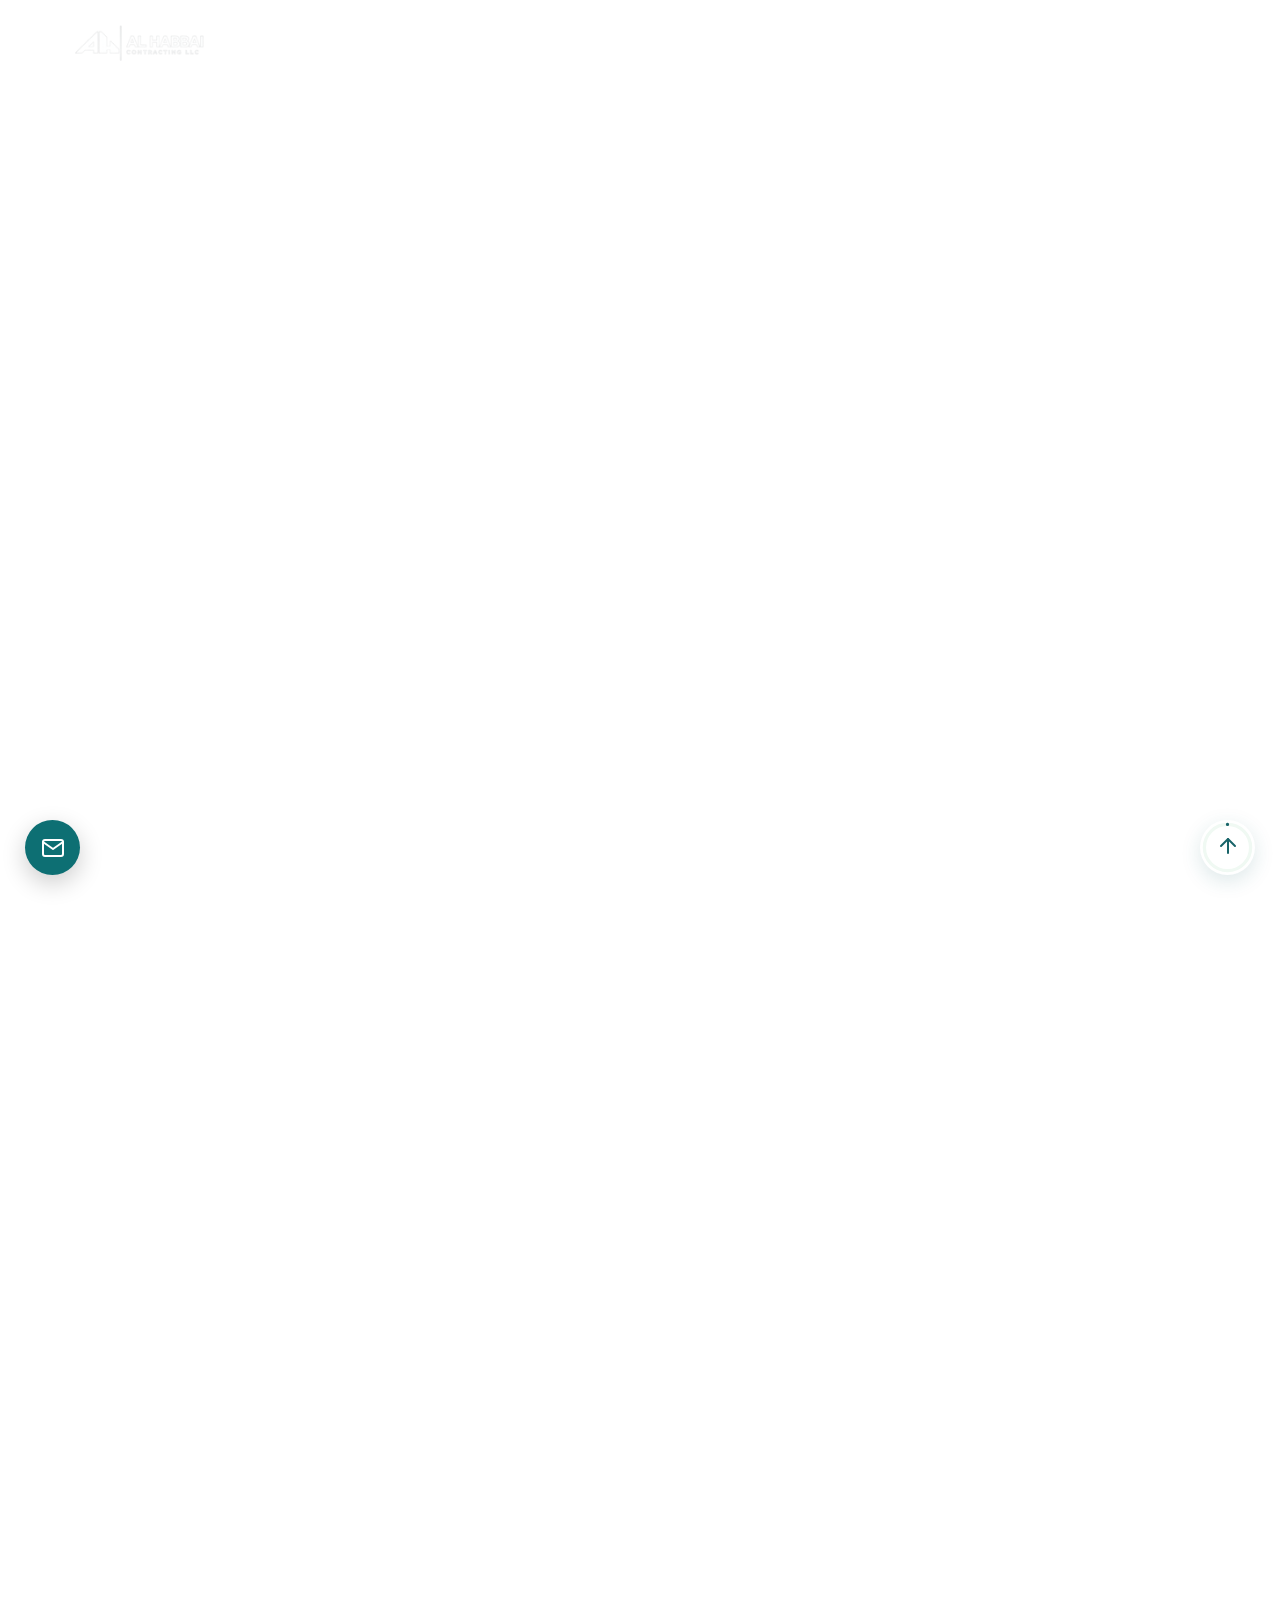
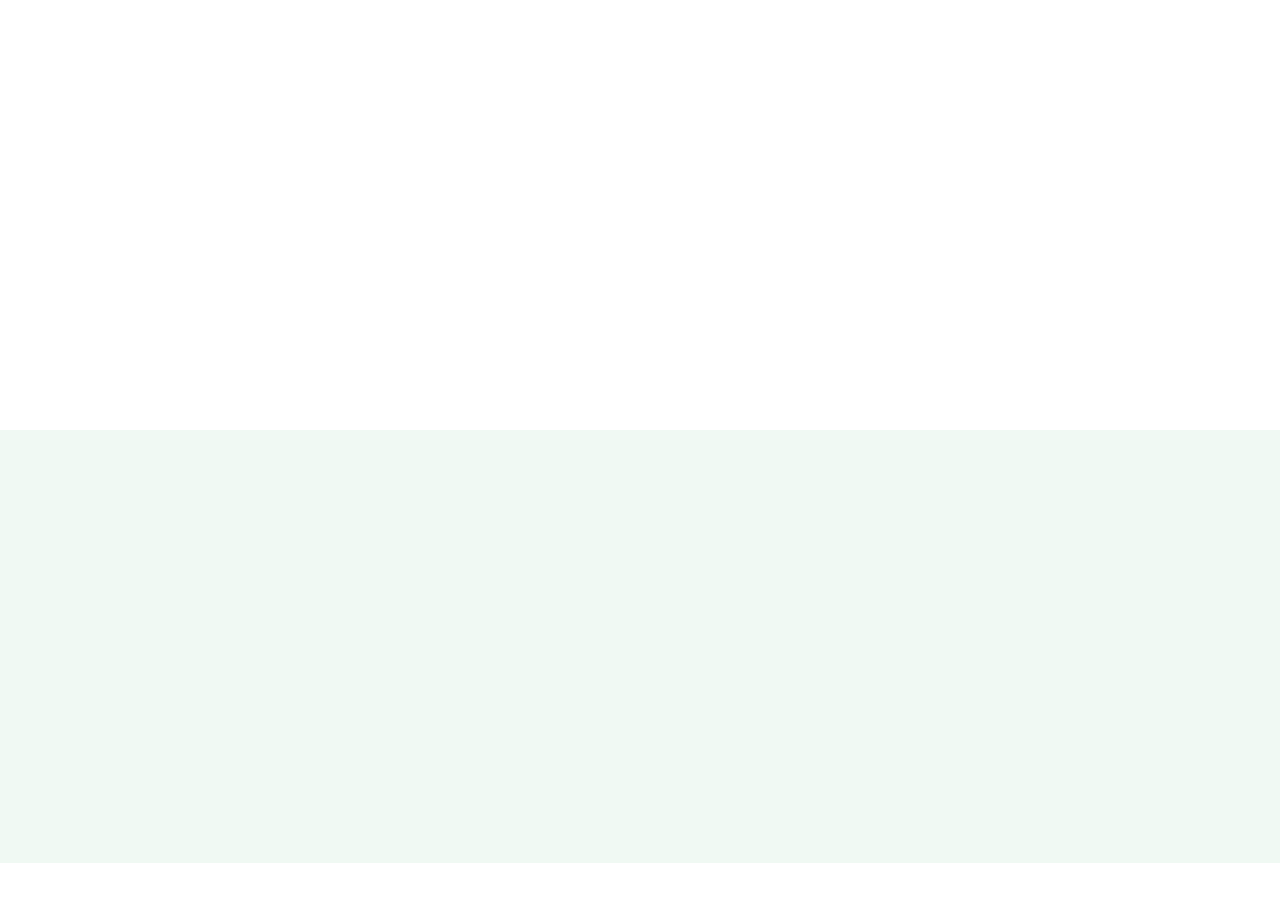
<file: index.html>
<!doctype html>
<html lang="en">
  <head>
    <meta charset="UTF-8" />
    <meta name="viewport" content="width=device-width, initial-scale=1.0" />
    <title>AL Habbai Contracting | Dubai</title>
    <link rel="stylesheet" href="./assets/css/global.css" />
    <link rel="stylesheet" href="./assets/css/components.css" />
    <link rel="stylesheet" href="./assets/css/style.css" />
    <!-- aos library css  -->
    <link rel="stylesheet" href="https://unpkg.com/aos@next/dist/aos.css" />

    <!-- aos script -->
    <script src="https://unpkg.com/aos@next/dist/aos.js" defer></script>

    <script src="./assets/js/main.js" defer></script>
    <script src="./assets/js/video.js" defer></script>
    <script src="./assets/js/counter.js" defer></script>
  </head>

  <body>
    <!-- Nav -->
    <header class="header">
      <div class="hero-video-wrapper">
        <video
          id="video1"
          class="hero-video active"
          muted
          autoplay
          playsinline
        ></video>

        <video id="video2" class="hero-video" muted playsinline></video>
      </div>

      <!-- Navigation -->
      <div class="nav__menu__wrapper" id="navbar">
        <div class="container">
          <nav>
            <a href="index.html">
              <img src="./assets/images/alhabbai-white-logo.png" alt="Logo" />
            </a>

            <div class="nav-links" id="navLinks">
              <!-- Close Icon -->
              <svg
                class="svgColor"
                onclick="hideMenu()"
                xmlns="http://www.w3.org/2000/svg"
                width="24"
                height="24"
                viewBox="0 0 24 24"
                fill="none"
                stroke="currentColor"
                stroke-width="2"
                stroke-linecap="round"
                stroke-linejoin="round"
              >
                <line x1="18" y1="6" x2="6" y2="18" />
                <line x1="6" y1="6" x2="18" y2="18" />
              </svg>

              <ul>
                <li><a href="index.html">HOME</a></li>
                <li><a href="./projects.html">Projects</a></li>
                <li><a href="./gallery.html">Gallery</a></li>
                <li><a href="./about.html">About US</a></li>
                <li><a href="./awardsNews.html">Awards & News</a></li>
                <li><a href="./principals.html">Principals</a></li>
                <li><a href="./careers.html">Careers</a></li>
                <li><a href="./contact.html">Contact</a></li>
              </ul>
            </div>

            <!-- Menu Icon -->

            <svg
              onclick="showMenu()"
              xmlns="http://www.w3.org/2000/svg"
              width="24"
              height="24"
              viewBox="0 0 24 24"
              fill="none"
              stroke="currentColor"
              stroke-width="2"
              stroke-linecap="round"
              stroke-linejoin="round"
            >
              <line x1="3" y1="12" x2="21" y2="12" />
              <line x1="3" y1="6" x2="21" y2="6" />
              <line x1="3" y1="18" x2="21" y2="18" />
            </svg>
          </nav>
        </div>
      </div>
    </header>
    <!-- Nav End -->

    <!-- Counter -->
    <section class="stats__wrapper__container" data-aos="fade-up">
      <div class="container">
        <div class="stats__wrapper">
          <div class="stat__items">
            <div class="stat__icon">
              <svg
                xmlns="http://www.w3.org/2000/svg"
                width="42"
                height="42"
                viewBox="0 0 24 24"
                fill="none"
                stroke="currentColor"
                stroke-width="1.8"
                stroke-linecap="round"
                stroke-linejoin="round"
              >
                <rect x="2" y="7" width="9" height="13" rx="2"></rect>
                <rect x="13" y="4" width="9" height="16" rx="2"></rect>
              </svg>
            </div>

            <div class="stat__content">
              <h2><span class="counter" data-target="215">0</span>+</h2>
              <p>Projects Completed</p>
            </div>
          </div>

          <div class="stat__items">
            <div class="stat__icon">
              <svg
                xmlns="http://www.w3.org/2000/svg"
                width="42"
                height="42"
                viewBox="0 0 24 24"
                fill="none"
                stroke="currentColor"
                stroke-width="1.8"
                stroke-linecap="round"
                stroke-linejoin="round"
              >
                <circle cx="12" cy="12" r="10"></circle>
                <path d="M12 6v6l4 2"></path>
              </svg>
            </div>

            <div class="stat__content">
              <h2><span class="counter" data-target="33">0</span>+</h2>
              <p>Years Experience</p>
            </div>
          </div>

          <div class="stat__items">
            <div class="stat__icon">
              <svg
                xmlns="http://www.w3.org/2000/svg"
                width="42"
                height="42"
                viewBox="0 0 24 24"
                fill="none"
                stroke="currentColor"
                stroke-width="1.8"
                stroke-linecap="round"
                stroke-linejoin="round"
              >
                <path d="M17 21v-2a4 4 0 0 0-4-4H5a4 4 0 0 0-4 4v2"></path>
                <circle cx="9" cy="7" r="4"></circle>
                <path d="M23 21v-2a4 4 0 0 0-3-3.87"></path>
                <path d="M16 3.13a4 4 0 0 1 0 7.75"></path>
              </svg>
            </div>

            <div class="stat__content">
              <h2><span class="counter" data-target="450">0</span>+</h2>
              <p>Skilled Professionals</p>
            </div>
          </div>

          <div class="stat__items">
            <div class="stat__icon">
              <svg
                xmlns="http://www.w3.org/2000/svg"
                width="42"
                height="42"
                viewBox="0 0 24 24"
                fill="none"
                stroke="currentColor"
                stroke-width="1.8"
                stroke-linecap="round"
                stroke-linejoin="round"
              >
                <path d="M20 21v-2a4 4 0 0 0-4-4H8a4 4 0 0 0-4 4v2"></path>
                <circle cx="12" cy="7" r="4"></circle>
                <path d="M16 11l2 2 4-4"></path>
              </svg>
            </div>

            <div class="stat__content">
              <h2><span class="counter" data-target="80">0</span>+</h2>
              <p>Satisfied Clients</p>
            </div>
          </div>
        </div>
      </div>
    </section>
    <!-- Counter End -->

    <!-- Get in touch Banner -->
    <div id="banner">
      <div class="container">
        <div class="banner__wrapper" data-aos="fade-up">
          <div class="banner__col1">
            <h3>Ready To Start Your Project ?</h3>
            <p>Let's build something together.</p>
          </div>
          <div class="banner__col2">
            <div class="banner__items">
              <svg
                xmlns="http://www.w3.org/2000/svg"
                width="20"
                height="20"
                viewBox="0 0 24 24"
                fill="none"
                stroke="currentColor"
                stroke-width="2"
                stroke-linecap="round"
                stroke-linejoin="round"
              >
                <path
                  d="M22 16.92v3a2 2 0 0 1-2.18 2 19.79 19.79 0 0 1-8.63-3.07 19.5 19.5 0 0 1-6-6 19.79 19.79 0 0 1-3.07-8.67A2 2 0 0 1 4.11 2h3a2 2 0 0 1 2 1.72 12.84 12.84 0 0 0 .7 2.81 2 2 0 0 1-.45 2.11L8.09 9.91a16 16 0 0 0 6 6l1.27-1.27a2 2 0 0 1 2.11-.45 12.84 12.84 0 0 0 2.81.7A2 2 0 0 1 22 16.92z"
                />
              </svg>
              <div>
                <h3>Call US</h3>
                <p>+97142628388</p>
              </div>
            </div>
          </div>
          <div class="banner__col2">
            <div class="banner__items">
              <svg
                xmlns="http://www.w3.org/2000/svg"
                width="20"
                height="20"
                viewBox="0 0 24 24"
                fill="none"
                stroke="currentColor"
                stroke-width="2"
                stroke-linecap="round"
                stroke-linejoin="round"
              >
                <path
                  d="M4 4h16c1.1 0 2 .9 2 2v12c0 1.1-.9 2-2 2H4c-1.1 0-2-.9-2-2V6c0-1.1.9-2 2-2z"
                />
                <polyline points="22,6 12,13 2,6" />
              </svg>
              <div>
                <h3>Email</h3>
                <p>habbai@alhabbai.ae</p>
              </div>
            </div>
          </div>
          <div class="banner__col2">
            <a href="./contact.html" class="btn primary-btn">Get In Touch </a>
          </div>
        </div>
      </div>
    </div>
    <!-- Get in touch Banner End -->

    <!-- Our Services -->
    <section id="our__services">
      <div class="container">
        <h2
          class="page__title__text page__title__text__space"
          data-aos="fade-down"
        >
          Our Services
        </h2>

        <div class="our__services__wrapper">
          <div class="our__services__item" data-aos="fade-up">
            <svg
              xmlns="http://www.w3.org/2000/svg"
              width="60"
              height="60"
              viewBox="0 0 24 24"
              fill="none"
              stroke="currentColor"
              stroke-width="2"
              stroke-linecap="round"
              stroke-linejoin="round"
              class="lucide lucide-building2-icon lucide-building-2"
            >
              <path d="M10 12h4" />
              <path d="M10 8h4" />
              <path d="M14 21v-3a2 2 0 0 0-4 0v3" />
              <path
                d="M6 10H4a2 2 0 0 0-2 2v7a2 2 0 0 0 2 2h16a2 2 0 0 0 2-2V9a2 2 0 0 0-2-2h-2"
              />
              <path d="M6 21V5a2 2 0 0 1 2-2h8a2 2 0 0 1 2 2v16" />
            </svg>
            <h4 class="our__services__title">Civil Construction</h4>
            <p class="our__services__text">
              Building durable residential, commercial, and industrial
              structures with quality craftsmanship, modern engineering, and
              strict adherence to safety standards.
            </p>
          </div>
          <div class="our__services__item" data-aos="fade-up">
            <svg
              xmlns="http://www.w3.org/2000/svg"
              width="60"
              height="60"
              viewBox="0 0 24 24"
              fill="none"
              stroke="currentColor"
              stroke-width="2"
              stroke-linecap="round"
              stroke-linejoin="round"
              class="lucide lucide-gamepad-directional-icon lucide-gamepad-directional"
            >
              <path
                d="M11.146 15.854a1.207 1.207 0 0 1 1.708 0l1.56 1.56A2 2 0 0 1 15 18.828V21a1 1 0 0 1-1 1h-4a1 1 0 0 1-1-1v-2.172a2 2 0 0 1 .586-1.414z"
              />
              <path
                d="M18.828 15a2 2 0 0 1-1.414-.586l-1.56-1.56a1.207 1.207 0 0 1 0-1.708l1.56-1.56A2 2 0 0 1 18.828 9H21a1 1 0 0 1 1 1v4a1 1 0 0 1-1 1z"
              />
              <path
                d="M6.586 14.414A2 2 0 0 1 5.172 15H3a1 1 0 0 1-1-1v-4a1 1 0 0 1 1-1h2.172a2 2 0 0 1 1.414.586l1.56 1.56a1.207 1.207 0 0 1 0 1.708z"
              />
              <path
                d="M9 3a1 1 0 0 1 1-1h4a1 1 0 0 1 1 1v2.172a2 2 0 0 1-.586 1.414l-1.56 1.56a1.207 1.207 0 0 1-1.708 0l-1.56-1.56A2 2 0 0 1 9 5.172z"
              />
            </svg>
            <h4 class="our__services__title">MEP Services</h4>
            <p class="our__services__text">
              Providing reliable mechanical, electrical, and plumbing solutions
              that ensure efficient building performance, comfort, energy
              savings, and long-term reliability.
            </p>
          </div>
          <div class="our__services__item" data-aos="fade-up">
            <svg
              xmlns="http://www.w3.org/2000/svg"
              width="60"
              height="60"
              viewBox="0 0 24 24"
              fill="none"
              stroke="currentColor"
              stroke-width="2"
              stroke-linecap="round"
              stroke-linejoin="round"
              class="icon icon-tabler icons-tabler-outline icon-tabler-backhoe"
            >
              <path stroke="none" d="M0 0h24v24H0z" fill="none" />
              <path d="M2 17a2 2 0 1 0 4 0a2 2 0 1 0 -4 0" />
              <path d="M11 17a2 2 0 1 0 4 0a2 2 0 1 0 -4 0" />
              <path d="M13 19l-9 0" />
              <path d="M4 15l9 0" />
              <path d="M8 12v-5h2a3 3 0 0 1 3 3v5" />
              <path d="M5 15v-2a1 1 0 0 1 1 -1h7" />
              <path d="M21.12 9.88l-3.12 -4.88l-5 5" />
              <path
                d="M21.12 9.88a3 3 0 0 1 -2.12 5.12a3 3 0 0 1 -2.12 -.88l4.24 -4.24"
              />
            </svg>
            <h4 class="our__services__title">Infrastructure</h4>
            <p class="our__services__text">
              Developing roads, utilities, drainage systems, and public
              infrastructure that support sustainable communities, economic
              growth, and future urban development.
            </p>
          </div>
          <div class="our__services__item" data-aos="fade-up">
            <svg
              xmlns="http://www.w3.org/2000/svg"
              width="60"
              height="60"
              viewBox="0 0 24 24"
              fill="none"
              stroke="currentColor"
              stroke-width="2"
              stroke-linecap="round"
              stroke-linejoin="round"
              class="icon icon-tabler icons-tabler-outline icon-tabler-clipboard-data"
            >
              <path stroke="none" d="M0 0h24v24H0z" fill="none" />
              <path
                d="M9 5h-2a2 2 0 0 0 -2 2v12a2 2 0 0 0 2 2h10a2 2 0 0 0 2 -2v-12a2 2 0 0 0 -2 -2h-2"
              />
              <path
                d="M9 5a2 2 0 0 1 2 -2h2a2 2 0 0 1 2 2a2 2 0 0 1 -2 2h-2a2 2 0 0 1 -2 -2"
              />
              <path d="M9 17v-4" />
              <path d="M12 17v-1" />
              <path d="M15 17v-2" />
              <path d="M12 17v-1" />
            </svg>

            <h4 class="our__services__title">Project Management</h4>
            <p class="our__services__text">
              Planning, coordinating, and supervising every project phase to
              ensure timely completion, budget control, quality assurance, and
              client satisfaction.
            </p>
          </div>
        </div>
      </div>
    </section>
    <!-- Our Services End -->

    <!-- About -->
    <section class="about__wrapper_container">
      <div class="container">
        <h2
          class="page__title__text page__title__text__space"
          data-aos="fade-down"
        >
          About Al Habbai
        </h2>
        <div class="about__wrapper">
          <!-- Left Image -->
          <div class="about__image__wrapper" data-aos="fade-up">
            <img src="./assets/images/about.webp" alt="About Al Habbai" />
            <div class="about__experience">
              <h2>33+</h2>
              <p>Years of<br />Excellence</p>
              <span></span>
            </div>
          </div>

          <!-- Content -->
          <div class="about__content__wrapper" data-aos="fade-up">
            <span class="about__content__subtitle">ABOUT AL HABBAI</span>

            <h2>
              Building Trust,<br />
              Delivering Excellence
            </h2>

            <p>
              Al Habbai Contracting, established in Dubai in 1993 by the Al
              Habbai Family, is a leading contractor known for integrity,
              teamwork, quality, and commitment. Led by CEO Mr. Ali Al Habbai,
              the company has delivered prestigious projects across Downtown
              Dubai, Business Bay, Media City, Palm Jumeirah, and other
              prominent destinations.
            </p>

            <ul class="about__list__items">
              <li>ISO 9001:2015 Certified</li>
              <li>Unlimited Storey Building License</li>
              <li>Highly Skilled & Experienced Team</li>
              <li>Commitment to Quality & Safety</li>
            </ul>

            <a href="./about.html" class="about__btn">
              Learn More About Us →
            </a>
          </div>

          <!--  Right Cards -->
          <div class="about__cards__wrapper" data-aos="fade-up">
            <div class="about__card">
              <div class="about__icon">
                <svg
                  xmlns="http://www.w3.org/2000/svg"
                  width="40"
                  height="40"
                  viewBox="0 0 24 24"
                  fill="none"
                  stroke="currentColor"
                  stroke-width="2"
                  stroke-linecap="round"
                  stroke-linejoin="round"
                >
                  <path d="M17 21v-2a4 4 0 0 0-4-4H5a4 4 0 0 0-4 4v2" />
                  <circle cx="9" cy="7" r="4" />
                  <path d="M23 21v-2a4 4 0 0 0-3-3.87" />
                  <path d="M16 3.13a4 4 0 0 1 0 7.75" />
                </svg>
              </div>
              <h3>Our Vision</h3>
              <p>To be the most trusted construction company in the region.</p>
            </div>

            <div class="about__card">
              <div class="about__icon">
                <svg
                  xmlns="http://www.w3.org/2000/svg"
                  width="40"
                  height="40"
                  viewBox="0 0 24 24"
                  fill="none"
                  stroke="currentColor"
                  stroke-width="2"
                  stroke-linecap="round"
                  stroke-linejoin="round"
                >
                  <circle cx="12" cy="12" r="10" />
                  <circle cx="12" cy="12" r="6" />
                  <circle cx="12" cy="12" r="2" />
                </svg>
              </div>
              <h3>Our Mission</h3>
              <p>
                Deliver innovative and sustainable solutions that exceed client
                expectations.
              </p>
            </div>
          </div>
        </div>
      </div>
    </section>
    <!-- About End -->

    <!-- Why Choose Us -->
    <section class="why-choose__wrapper">
      <div class="container">
        <div class="section-title">
          <h2
            class="page__title__text page__title__text__space"
            data-aos="fade-down"
          >
            WHY CHOOSE US
          </h2>
        </div>

        <div class="why-grid">
          <!-- Card 1 -->
          <div class="why-card" data-aos="fade-up">
            <div class="why-icon">
              <!-- Shield -->
              <svg
                xmlns="http://www.w3.org/2000/svg"
                width="42"
                height="42"
                viewBox="0 0 24 24"
                fill="none"
                stroke="currentColor"
                stroke-width="1.8"
                stroke-linecap="round"
                stroke-linejoin="round"
              >
                <path d="M12 22s8-4 8-10V5l-8-3-8 3v7c0 6 8 10 8 10z" />
                <path d="M9 12l2 2 4-4" />
              </svg>
            </div>

            <h4>Quality Assurance</h4>

            <p>
              We maintain the highest standards through strict quality control,
              premium materials, skilled craftsmanship, and detailed inspections
              to deliver reliable, durable, and exceptional construction
              projects.
            </p>
          </div>

          <!-- Card 2 -->
          <div class="why-card" data-aos="fade-up">
            <div class="why-icon">
              <!-- Hard Hat -->
              <svg
                xmlns="http://www.w3.org/2000/svg"
                width="42"
                height="42"
                viewBox="0 0 24 24"
                fill="none"
                stroke="currentColor"
                stroke-width="1.8"
                stroke-linecap="round"
                stroke-linejoin="round"
              >
                <path d="M4 15a8 8 0 0 1 16 0" />
                <path d="M2 15h20" />
                <path d="M12 7v8" />
              </svg>
            </div>

            <h4>Safety First</h4>

            <p>
              Safety is our highest priority, with strict compliance, regular
              training, advanced protective measures, and continuous monitoring
              to ensure a secure working environment for everyone on every
              project.
            </p>
          </div>

          <!-- Card 3 -->
          <div class="why-card" data-aos="fade-up">
            <div class="why-icon">
              <!-- Users -->
              <svg
                xmlns="http://www.w3.org/2000/svg"
                width="42"
                height="42"
                viewBox="0 0 24 24"
                fill="none"
                stroke="currentColor"
                stroke-width="1.8"
                stroke-linecap="round"
                stroke-linejoin="round"
              >
                <path d="M17 21v-2a4 4 0 0 0-4-4H7a4 4 0 0 0-4 4v2" />
                <circle cx="9" cy="7" r="4" />
                <path d="M23 21v-2a4 4 0 0 0-3-3.87" />
                <path d="M16 3.13a4 4 0 0 1 0 7.75" />
              </svg>
            </div>

            <h4>Expert Team</h4>

            <p>
              Our highly skilled engineers, architects, and construction
              professionals bring extensive experience, technical expertise, and
              dedication to successfully deliver projects with precision,
              quality, and efficiency.
            </p>
          </div>

          <!-- Card 4 -->
          <div class="why-card" data-aos="fade-up">
            <div class="why-icon">
              <!-- Clock -->
              <svg
                xmlns="http://www.w3.org/2000/svg"
                width="42"
                height="42"
                viewBox="0 0 24 24"
                fill="none"
                stroke="currentColor"
                stroke-width="1.8"
                stroke-linecap="round"
                stroke-linejoin="round"
              >
                <circle cx="12" cy="12" r="9" />
                <path d="M12 7v6l4 2" />
              </svg>
            </div>

            <h4>On-Time Delivery</h4>

            <p>
              We are committed to completing every project on schedule through
              efficient planning, effective project management, skilled
              execution, and seamless coordination without compromising quality
              or safety.
            </p>
          </div>

          <!-- Card 5 -->
          <div class="why-card" data-aos="fade-up">
            <div class="why-icon">
              <!-- Leaf -->
              <svg
                xmlns="http://www.w3.org/2000/svg"
                width="42"
                height="42"
                viewBox="0 0 24 24"
                fill="none"
                stroke="currentColor"
                stroke-width="1.8"
                stroke-linecap="round"
                stroke-linejoin="round"
              >
                <path d="M11 20A7 7 0 0 1 18 9h3v3a7 7 0 0 1-10 8z" />
                <path d="M2 21c3-3 5-8 13-8" />
              </svg>
            </div>

            <h4>Sustainable Solutions</h4>

            <p>
              We implement environmentally responsible construction practices,
              energy-efficient solutions, and sustainable materials to create
              durable, innovative projects while minimizing environmental impact
              for future generations.
            </p>
          </div>

          <!-- Card 6 -->
          <div class="why-card" data-aos="fade-up">
            <div class="why-icon">
              <!-- Handshake -->
              <svg
                xmlns="http://www.w3.org/2000/svg"
                width="42"
                height="42"
                viewBox="0 0 24 24"
                fill="none"
                stroke="currentColor"
                stroke-width="1.8"
                stroke-linecap="round"
                stroke-linejoin="round"
              >
                <path d="M11 12l2 2a2 2 0 0 0 3-3l-2-2" />
                <path d="M6 8l3-3a2 2 0 0 1 3 0l1 1" />
                <path d="M18 16l-3 3a2 2 0 0 1-3 0l-1-1" />
                <path d="M2 10l4-4 4 4-4 4z" />
                <path d="M14 18l4-4 4 4-4 4z" />
              </svg>
            </div>

            <h4>Client Satisfaction</h4>

            <p>
              Client satisfaction is our priority, achieved through transparent
              communication, reliable service, exceptional workmanship, and
              delivering projects that consistently exceed expectations,
              budgets, and timelines.
            </p>
          </div>
        </div>
      </div>
    </section>
    <!-- Why Choose Us End -->

    <!-- Gmail -->
    <a
      href="https://mail.google.com/mail/?view=cm&fs=1&to=ahmadfaizanweb@gmail.com"
      target="_blank"
      rel="noopener noreferrer"
      class="floating-mail"
    >
      <svg
        xmlns="http://www.w3.org/2000/svg"
        width="24"
        height="24"
        viewBox="0 0 24 24"
        fill="none"
        stroke="currentColor"
        stroke-width="2"
        stroke-linecap="round"
        stroke-linejoin="round"
      >
        <path
          d="M4 4h16c1.1 0 2 .9 2 2v12c0 1.1-.9 2-2 2H4c-1.1 0-2-.9-2-2V6c0-1.1.9-2 2-2z"
        />
        <polyline points="22,6 12,13 2,6" />
      </svg>
    </a>

    <!-- scroll button -->
    <button class="scroll-top" id="scrollTopBtn" aria-label="Scroll to top">
      <svg class="progress-ring" viewBox="0 0 50 50">
        <circle class="progress-ring-bg" cx="25" cy="25" r="21" />

        <circle
          class="progress-ring-progress"
          id="progressRing"
          cx="25"
          cy="25"
          r="21"
        />
      </svg>

      <span class="scroll-arrow">
        <svg
          xmlns="http://www.w3.org/2000/svg"
          width="24"
          height="30"
          viewBox="0 0 24 24"
          fill="none"
          stroke="currentColor"
          stroke-width="2"
          stroke-linecap="round"
          stroke-linejoin="round"
        >
          <line x1="12" y1="19" x2="12" y2="5" />
          <polyline points="5 12 12 5 19 12" />
        </svg>
      </span>
    </button>

    <!-- Footer Section -->
    <footer>
      <div class="container">
        <div class="footer__wrapper" data-aos="fade-up">
          <div class="footer__col1">
            <div class="footer__logo">
              <img
                src="./assets/images/alhabbai-dark-logo.png"
                alt="AL Habbai Contracting"
              />
            </div>
            <p class="footer__desc">
              Al Habbai is a progressively private owned company was established
              in Dubai since 1993 by Al Habbai Family and represented by
              <i>CEO Mr. Ali Al Habbai.</i>
            </p>
            <div class="footer__socials">
              <h4 class="footer__socials__title">Follow us</h4>
              <ol class="footer__socials__list">
                <li>
                  <a href="#">
                    <svg
                      xmlns="http://www.w3.org/2000/svg"
                      width="24"
                      height="24"
                      viewBox="0 0 24 24"
                      fill="none"
                      stroke="currentColor"
                      stroke-width="1"
                      stroke-linecap="round"
                      stroke-linejoin="round"
                      class="feather feather-facebook"
                    >
                      <path
                        d="M18 2h-3a5 5 0 0 0-5 5v3H7v4h3v8h4v-8h3l1-4h-4V7a1 1 0 0 1 1-1h3z"
                      />
                    </svg>
                  </a>
                </li>

                <li>
                  <a href="#">
                    <svg
                      xmlns="http://www.w3.org/2000/svg"
                      width="24"
                      height="24"
                      viewBox="0 0 24 24"
                      fill="none"
                      stroke="currentColor"
                      stroke-width="1"
                      stroke-linecap="round"
                      stroke-linejoin="round"
                    >
                      <path
                        d="M16 8a6 6 0 0 1 6 6v7h-4v-7a2 2 0 0 0-2-2 2 2 0 0 0-2 2v7h-4v-7a6 6 0 0 1 6-6z"
                      />
                      <rect x="2" y="9" width="4" height="12" />
                      <circle cx="4" cy="4" r="2" />
                    </svg>
                  </a>
                </li>

                <li>
                  <a href="#">
                    <svg
                      xmlns="http://www.w3.org/2000/svg"
                      width="24"
                      height="24"
                      viewBox="0 0 24 24"
                      fill="none"
                      stroke="currentColor"
                      stroke-width="1"
                      stroke-linecap="round"
                      stroke-linejoin="round"
                    >
                      <rect x="2" y="2" width="20" height="20" rx="5" ry="5" />
                      <path
                        d="M16 11.37A4 4 0 1 1 12.63 8 4 4 0 0 1 16 11.37z"
                      />
                      <line x1="17.5" y1="6.5" x2="17.51" y2="6.5" />
                    </svg>
                  </a>
                </li>

                <li>
                  <a href="#">
                    <svg
                      xmlns="http://www.w3.org/2000/svg"
                      width="24"
                      height="24"
                      viewBox="0 0 24 24"
                      fill="none"
                      stroke="currentColor"
                      stroke-width="1"
                      stroke-linecap="round"
                      stroke-linejoin="round"
                    >
                      <path
                        d="M22.54 6.42a2.78 2.78 0 0 0-1.94-2C18.88 4 12 4 12 4s-6.88 0-8.6.46a2.78 2.78 0 0 0-1.94 2A29 29 0 0 0 1 11.75a29 29 0 0 0 .46 5.33A2.78 2.78 0 0 0 3.4 19c1.72.46 8.6.46 8.6.46s6.88 0 8.6-.46a2.78 2.78 0 0 0 1.94-2 29 29 0 0 0 .46-5.25 29 29 0 0 0-.46-5.33z"
                      />
                      <polygon
                        points="9.75 15.02 15.5 11.75 9.75 8.48 9.75 15.02"
                      />
                    </svg>
                  </a>
                </li>

                <li>
                  <a href="#">
                    <svg
                      xmlns="http://www.w3.org/2000/svg"
                      width="24"
                      height="24"
                      viewBox="0 0 24 24"
                      fill="none"
                      stroke="currentColor"
                      stroke-width="1"
                      stroke-linecap="round"
                      stroke-linejoin="round"
                      class="feather feather-twitter"
                    >
                      <path
                        d="M23 3a10.9 10.9 0 0 1-3.14 1.53 4.48 4.48 0 0 0-7.86 3v1A10.66 10.66 0 0 1 3 4s-4 9 5 13a11.64 11.64 0 0 1-7 2c9 5 20 0 20-11.5a4.5 4.5 0 0 0-.08-.83A7.72 7.72 0 0 0 23 3z"
                      />
                    </svg>
                  </a>
                </li>
              </ol>
            </div>
          </div>
          <div class="footer__col2">
            <h3 class="footer__text__title">Quick Links</h3>
            <ol class="footer__text">
              <li><a href="index.html">HOME</a></li>
              <li><a href="./projects.html">Projects</a></li>
              <li><a href="./gallery.html">Gallery</a></li>
              <li><a href="./about.html">About Us</a></li>
              <li><a href="./awardsNews.html">Awards & News</a></li>
              <li><a href="./principals.html">Principals</a></li>
              <li><a href="./careers.html">Careers</a></li>
              <li><a href="./contact.html">Contact</a></li>
            </ol>
          </div>
          <div class="footer__col3">
            <h3 class="footer__text__title">Staff Links</h3>
            <ol class="footer__text">
              <li>
                <a href="https://login.microsoftonline.com/" target="_blank"
                  >Staff Login</a
                >
              </li>
              <li>
                <a
                  href="http://alhabbai.fortiddns.com:6060/Dotapps/DotappsWS/Default.aspx"
                  target="_blank"
                  >Attendance</a
                >
              </li>
              <li>
                <a
                  href="https://dms.alhabbai.app:444/dms/#/login"
                  target="_blank"
                  >DMS</a
                >
              </li>
              <li>
                <a href="https://ezbuz.alhabbai.net/" target="_blank"
                  >Al Habbai – ERP</a
                >
              </li>
            </ol>
          </div>
          <div class="footer__col4">
            <h3 class="footer__text__title">Contact</h3>
            <ol class="footer__text">
              <li class="footer__img__info_wrapper">
                <svg
                  xmlns="http://www.w3.org/2000/svg"
                  width="20"
                  height="20"
                  viewBox="0 0 24 24"
                  fill="none"
                  stroke="currentColor"
                  stroke-width="2"
                  stroke-linecap="round"
                  stroke-linejoin="round"
                >
                  <path
                    d="M4 4h16c1.1 0 2 .9 2 2v12c0 1.1-.9 2-2 2H4c-1.1 0-2-.9-2-2V6c0-1.1.9-2 2-2z"
                  />
                  <polyline points="22,6 12,13 2,6" />
                </svg>
                <a href="#"> habbai@alhabbai.ae</a>
              </li>
              <li class="footer__img__info_wrapper">
                <svg
                  xmlns="http://www.w3.org/2000/svg"
                  width="20"
                  height="20"
                  viewBox="0 0 24 24"
                  fill="none"
                  stroke="currentColor"
                  stroke-width="2"
                  stroke-linecap="round"
                  stroke-linejoin="round"
                >
                  <path
                    d="M22 16.92v3a2 2 0 0 1-2.18 2 19.79 19.79 0 0 1-8.63-3.07 19.5 19.5 0 0 1-6-6 19.79 19.79 0 0 1-3.07-8.67A2 2 0 0 1 4.11 2h3a2 2 0 0 1 2 1.72 12.84 12.84 0 0 0 .7 2.81 2 2 0 0 1-.45 2.11L8.09 9.91a16 16 0 0 0 6 6l1.27-1.27a2 2 0 0 1 2.11-.45 12.84 12.84 0 0 0 2.81.7A2 2 0 0 1 22 16.92z"
                  />
                </svg>
                <a href="#">Tel : +97142628388</a>
              </li>
              <li class="footer__img__info_wrapper">
                <svg
                  xmlns="http://www.w3.org/2000/svg"
                  width="20"
                  height="20"
                  viewBox="0 0 24 24"
                  fill="none"
                  stroke="currentColor"
                  stroke-width="2"
                  stroke-linecap="round"
                  stroke-linejoin="round"
                >
                  <path d="M20 21v-2a4 4 0 0 0-4-4H8a4 4 0 0 0-4 4v2" />
                  <circle cx="12" cy="7" r="4" />
                </svg>
                <a href="#">Fax : +97142627789</a>
              </li>

              <li class="footer__img__info_wrapper">
                <svg
                  xmlns="http://www.w3.org/2000/svg"
                  width="20"
                  height="20"
                  viewBox="0 0 24 24"
                  fill="none"
                  stroke="currentColor"
                  stroke-width="2"
                  stroke-linecap="round"
                  stroke-linejoin="round"
                >
                  <path d="M21 10c0 7-9 13-9 13s-9-6-9-13a9 9 0 0 1 18 0z" />
                  <circle cx="12" cy="10" r="3" />
                </svg>
                <a href="#">P.O Box 21313, Dubai – UAE</a>
              </li>
            </ol>
          </div>
        </div>
      </div>
    </footer>
    <!-- Footer Section End -->
  </body>
</html>
</file>
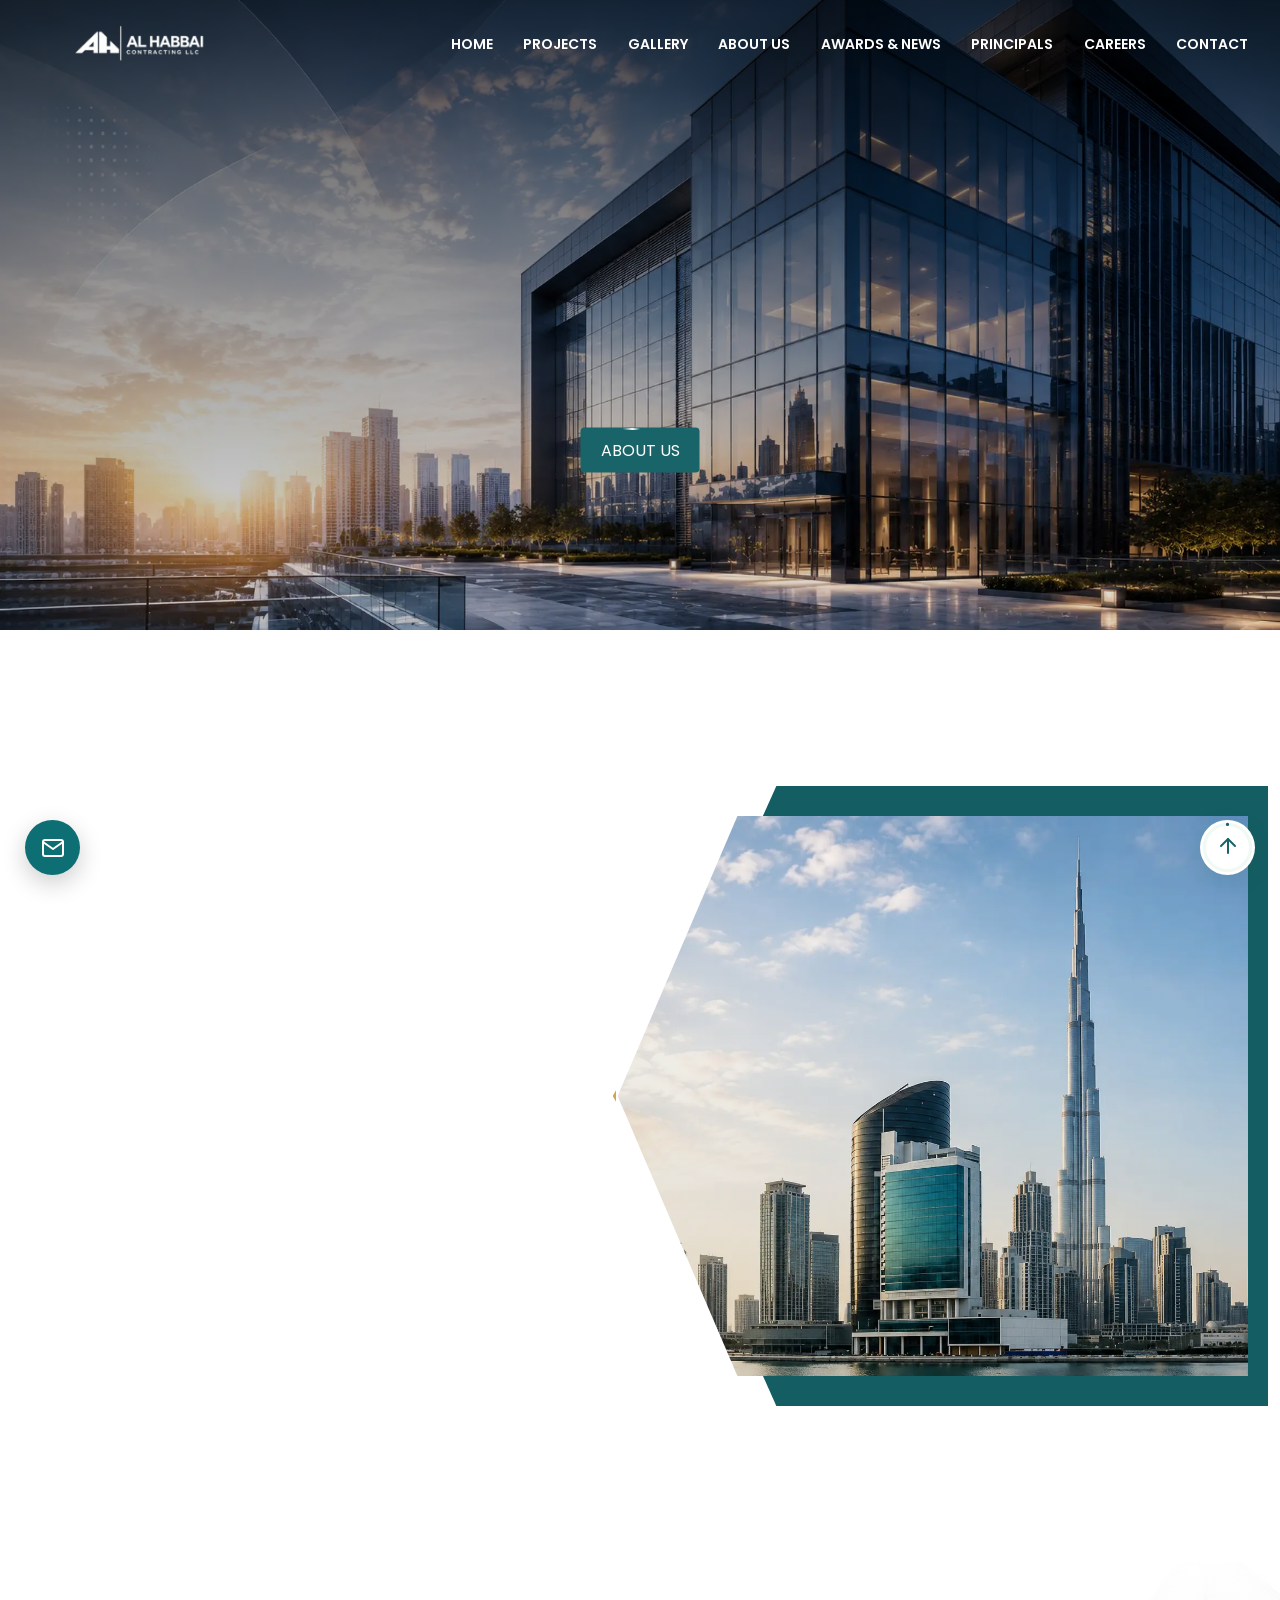
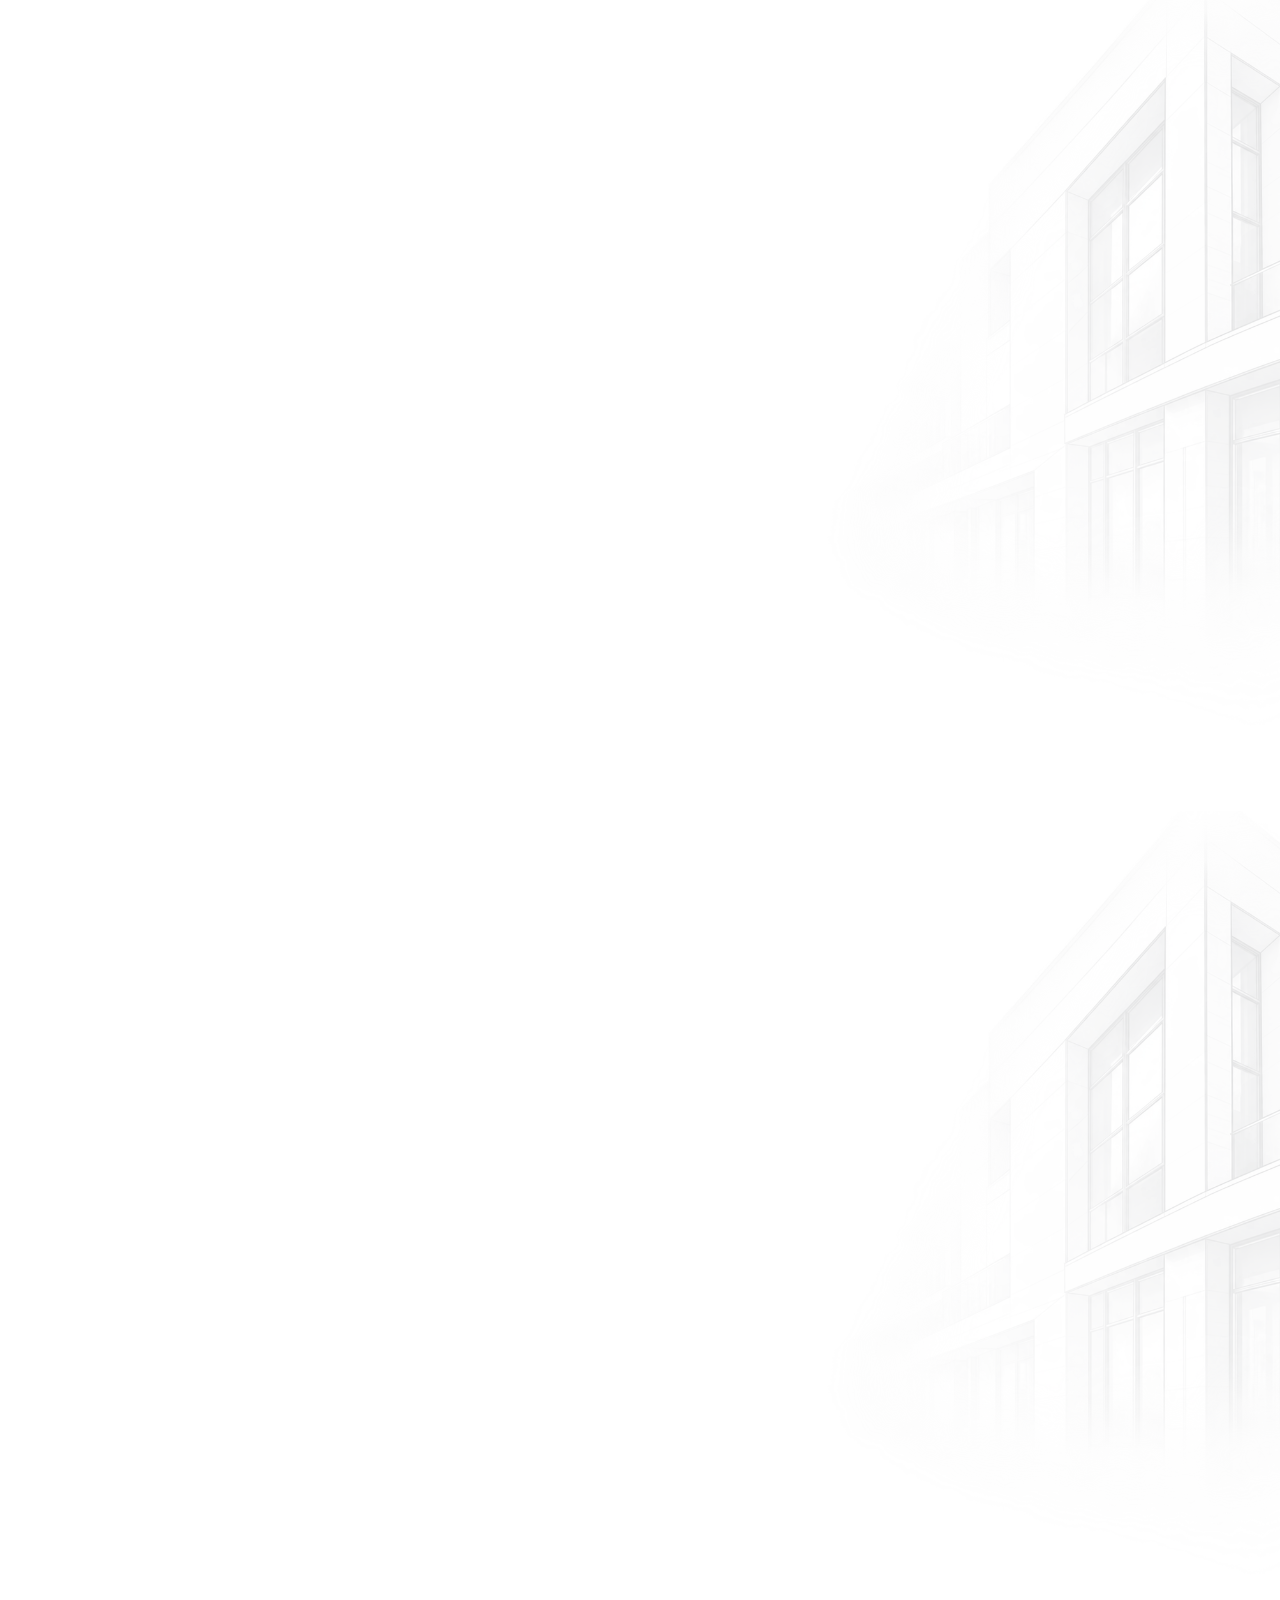
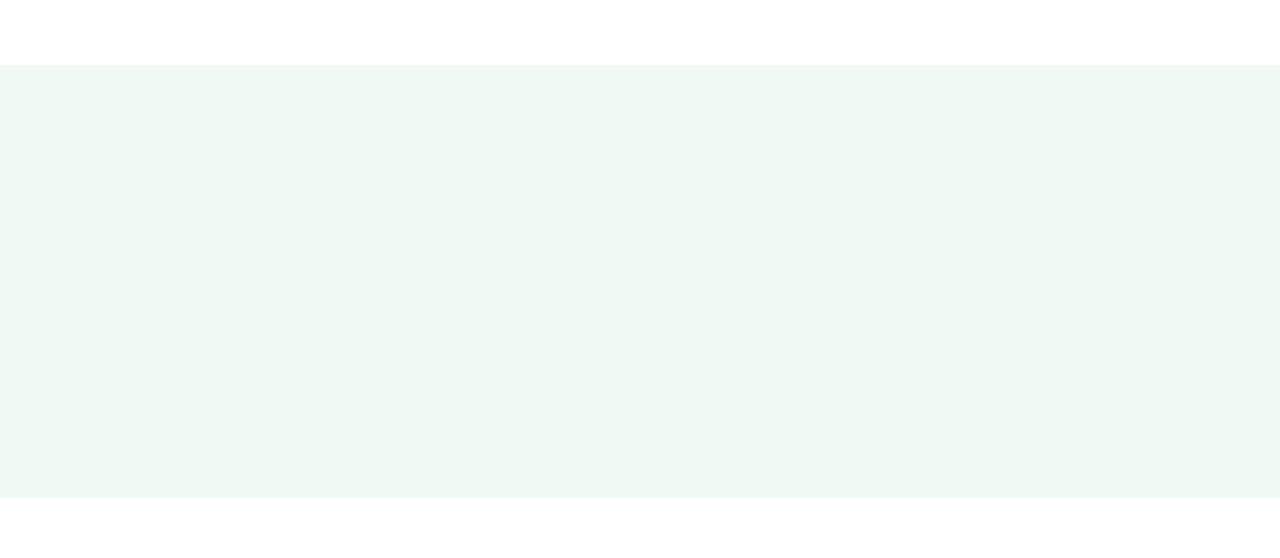
<file: about.html>
<!doctype html>
<html lang="en">
  <head>
    <meta charset="UTF-8" />
    <meta name="viewport" content="width=device-width, initial-scale=1.0" />
    <title>Document</title>
    <link rel="stylesheet" href="./assets/css/global.css" />
    <link rel="stylesheet" href="./assets/css/components.css" />
    <link rel="stylesheet" href="./assets/css/about.css" />
    <!-- aos library css  -->
    <link rel="stylesheet" href="https://unpkg.com/aos@next/dist/aos.css" />

    <!-- aos script -->
    <script src="https://unpkg.com/aos@next/dist/aos.js" defer></script>

    <script src="./assets/js/main.js" defer></script>
  </head>
  <body>
    <!-- Nav -->
    <header class="about__bg">
      <!-- Navigation -->
      <div class="nav__menu__wrapper" id="navbar">
        <div class="container">
          <nav>
            <a href="index.html">
              <img src="./assets/images/alhabbai-white-logo.png" alt="Logo" />
            </a>

            <div class="nav-links" id="navLinks">
              <!-- Close Icon -->
              <svg
                class="svgColor"
                onclick="hideMenu()"
                xmlns="http://www.w3.org/2000/svg"
                width="24"
                height="24"
                viewBox="0 0 24 24"
                fill="none"
                stroke="currentColor"
                stroke-width="2"
                stroke-linecap="round"
                stroke-linejoin="round"
              >
                <line x1="18" y1="6" x2="6" y2="18" />
                <line x1="6" y1="6" x2="18" y2="18" />
              </svg>

              <ul>
               <li><a href="index.html">HOME</a></li>
                <li><a href="./projects.html">Projects</a></li>
                <li><a href="./gallery.html">Gallery</a></li>
                <li><a href="./about.html">About Us</a></li>
                <li><a href="./awardsNews.html">Awards & News</a></li>
                <li><a href="./principals.html">Principals</a></li>
                <li><a href="./careers.html">Careers</a></li>
                <li><a href="./contact.html">Contact</a></li>
              </ul>
            </div>

            <!-- Menu Icon -->

            <svg
              onclick="showMenu()"
              xmlns="http://www.w3.org/2000/svg"
              width="24"
              height="24"
              viewBox="0 0 24 24"
              fill="none"
              stroke="currentColor"
              stroke-width="2"
              stroke-linecap="round"
              stroke-linejoin="round"
            >
              <line x1="3" y1="12" x2="21" y2="12" />
              <line x1="3" y1="6" x2="21" y2="6" />
              <line x1="3" y1="18" x2="21" y2="18" />
            </svg>
          </nav>
        </div>
      </div>
      <div class="explore__btn__wrapper">
        <a href="#about_link" class="explore__btn"
          >About Us</a
        >
      </div>
    </header>
    <!-- Nav End -->

    <!-- about info -->
    <section id="about_link" class="about-section">
      <div class="container">
        <div class="about-container">
          <!-- LEFT CONTENT -->
          <div class="about-content" data-aos="fade-up">
            <span class="about-label">WHO WE ARE</span>
            <h2 class="about-title">About <span>Us</span></h2>
            <div class="about-line"></div>
            <p class="about-description" data-aos="fade-up">
              Al Habbai is a progressively private owned company was established
              in Dubai since 1993 by Al Habbai Family and represented by CEO Mr.
              Ali Al Habbai. It is renowned for its integrity, teamwork and
              commitment. Moreover, as one of the leading contractors in Dubai,
              with permits for unlimited storey construction and approved to ISO
              9001:2008 and 14001:2015, it has been active on many important and
              prestigious projects. Many of Habbai’s projects are found in Down
              Town, Business Bay, Media City, Palm Jumeirah, and other high
              profile destinations in Dubai.
            </p>
           <p class="about-description" data-aos="fade-up">
              Al Habbai Contracting strives to provide its clients with superior
              quality of customer satisfaction, intuitive scheduling,
              competitive pricing and superior product delivery. Its success is
              measured by team performance, strategic growth and excellence, all
              of which enable the company to continue building an unparalleled
              reputation for perfection.
            </p>
          </div>

          <!-- RIGHT IMAGE -->
          <div class="about-image-wrapper">
            <div class="about-image">
              <img
                src="./assets/images/about-cover.webp"
                alt="Al Habbai Contracting Dubai"
              />
            </div>
          </div>
        </div>
      </div>
    </section>

    <!-- CEO -->
    <section class="ceo-section">
      <div class="container">
        <div class="ceo-container">
          <!-- LEFT IMAGE -->
          <div class="ceo-image-wrapper" data-aos="fade-up">
            <div class="ceo-image-bg"></div>

            <img src="./assets/images/ceo.jpg" alt="CEO" class="ceo-image" />

            <!-- Quote Card -->
            <div class="ceo-quote">
              <span class="quote-icon">“</span>
              <p>
                Building with integrity<br />
                today for a better<br />
                tomorrow.
              </p>
            </div>

            <!-- Decorative dots -->
            <div class="ceo-dots"></div>
          </div>

          <!-- RIGHT CONTENT -->
          <div class="ceo-content">
            <div class="ceo-heading" data-aos="fade-down">
              <span>A WORD FROM OUR</span>
              <h2>CEO</h2>
              <div class="heading-line"></div>
            </div>

            <div class="ceo-name" data-aos="fade-down">
              <h3>Mr. Ali Al Habbai</h3>
              <p>CEO</p>
            </div>

            <p class="ceo-description" data-aos="fade-up">
              At Al Habbai Contracting, our commitment has always been to
              deliver excellence through quality, integrity, and customer
              satisfaction. Every project we undertake reflects our dedication
              to superior workmanship, efficient execution, and lasting value.
              We believe that our success is measured not only by what we build,
              but also by the trust and confidence we earn from our clients.
            </p>

            <!-- FEATURES -->
            <div class="ceo-features">
              <!-- Mission -->
              <div class="ceo-feature" data-aos="fade-up">
                <div class="feature-icon">
                  <svg
                    xmlns="http://www.w3.org/2000/svg"
                    width="24"
                    height="24"
                    viewBox="0 0 24 24"
                    fill="none"
                    stroke="currentColor"
                    stroke-width="2"
                    stroke-linecap="round"
                    stroke-linejoin="round"
                  >
                    <circle cx="12" cy="12" r="10"></circle>
                    <circle cx="12" cy="12" r="6"></circle>
                    <circle cx="12" cy="12" r="2"></circle>
                  </svg>
                </div>

                <h4>Our Mission</h4>

                <p>
                  Plan and execute projects with passion and integrity,
                  delivering high return on investment for our clients.
                </p>
              </div>

              <!-- Commitment -->
              <div class="ceo-feature" data-aos="fade-up">
                <div class="feature-icon">
                  <svg
                    xmlns="http://www.w3.org/2000/svg"
                    width="24"
                    height="24"
                    viewBox="0 0 24 24"
                    fill="none"
                    stroke="currentColor"
                    stroke-width="2"
                    stroke-linecap="round"
                    stroke-linejoin="round"
                  >
                    <path d="m11 17 2 2a2 2 0 0 0 3 0l4-4"></path>
                    <path
                      d="m8 15-3 3a2 2 0 0 1-3-3l7-7a2 2 0 0 1 3 0l2 2"
                    ></path>
                    <path
                      d="m16 8 3-3a2 2 0 0 1 3 3l-7 7a2 2 0 0 1-3 0l-2-2"
                    ></path>
                    <path d="m8 8 2-2"></path>
                    <path d="m16 16-2 2"></path>
                  </svg>
                </div>

                <h4>Our Commitment</h4>

                <p>
                  Delivering excellence through quality, safety, innovation and
                  on-time completion.
                </p>
              </div>

              <!-- People -->
              <div class="ceo-feature" data-aos="fade-up">
                <div class="feature-icon">
                  <svg
                    xmlns="http://www.w3.org/2000/svg"
                    width="24"
                    height="24"
                    viewBox="0 0 24 24"
                    fill="none"
                    stroke="currentColor"
                    stroke-width="2"
                    stroke-linecap="round"
                    stroke-linejoin="round"
                  >
                    <!-- Center person -->
                    <circle cx="12" cy="8" r="3"></circle>
                    <path d="M6 21v-2a6 6 0 0 1 12 0v2"></path>

                    <!-- Left person -->
                    <circle cx="5" cy="10" r="2"></circle>
                    <path d="M1 21v-2a4 4 0 0 1 4-4"></path>

                    <!-- Right person -->
                    <circle cx="19" cy="10" r="2"></circle>
                    <path d="M23 21v-2a4 4 0 0 0-4-4"></path>
                  </svg>
                </div>

                <h4>Our People</h4>

                <p>
                  Our strength lies in our team of professionals and their
                  dedication to client satisfaction.
                </p>
              </div>
            </div>

            <!-- Bottom Description -->
            <p class="ceo-bottom-text" data-aos="fade-up">
              Our strength comes from our experienced team, trusted partners,
              and continuous pursuit of excellence. We remain focused on
              delivering projects safely, efficiently, and to the highest
              standards. As we look to the future, our vision is to continue
              building exceptional projects while creating strong, long-term
              relationships with our clients and partners.
            </p>
          </div>
        </div>

        <!-- Background Building -->
        <div class="ceo-building">
          <img src="./assets/images/about-bg.png" alt="" />
        </div>
      </div>
    </section>

    <!-- Gm -->
    <section class="ceo-section">
      <div class="container">
        <div class="ceo-container">
          <!-- LEFT IMAGE -->
          <div class="ceo-image-wrapper" data-aos="fade-up">
            <div class="ceo-image-bg"></div>

            <img src="./assets/images/gm.jpg" alt="GM" class="ceo-image" />

            <!-- Quote Card -->
            <div class="ceo-quote">
              <span class="quote-icon">“</span>
              <p>
                Excellence is not just our goal,<br />
                it's our standard in every project<br />
                we deliver.
              </p>
            </div>

            <!-- Decorative dots -->
            <div class="ceo-dots"></div>
          </div>

          <!-- RIGHT CONTENT -->
          <div class="ceo-content">
            <div class="ceo-heading" data-aos="fade-down">
              <span>A WORD FROM OUR</span>
              <h2>GM</h2>
              <div class="heading-line"></div>
            </div>

            <div class="ceo-name" data-aos="fade-down">
              <h3>Eng. Walid Sayed Abbas Youssef Allam</h3>
              <p>GM</p>
            </div>

            <p class="ceo-description" data-aos="fade-up">
              Al Habbai Contracting LLC is supported by a strong and highly
              experienced management team, making it one of the innovative and
              respected companies in the construction market.
            </p>

            <p class="ceo-description" data-aos="fade-up">
              Eng. Walid Abbas, the company’s General Manager since 2004,
              believes that its success is built on commitment, effective
              organization, teamwork, and continuous development. The company
              places great importance on transferring knowledge and experience
              from senior professionals to younger team members, creating a
              strong culture of teamwork, responsibility, and commitment.
            </p>

            <p class="ceo-description" data-aos="fade-up">
              Al Habbai Contracting LLC is dedicated to providing clients with
              excellent service, quality workmanship, and efficient project
              execution. The company continuously invests in modern equipment,
              employee development, education, and professional training. With
              extensive experience in the construction industry, Al Habbai has
              the capability to manage projects of various sizes from start to
              completion. By understanding each client’s individual
              requirements, the company provides practical, cost-effective
              solutions while maintaining high standards of quality, safety, and
              professionalism.
            </p>
          </div>
        </div>

        <!-- Background Building -->
        <div class="ceo-building">
          <img src="./assets/images/about-bg.png" alt="" />
        </div>
      </div>
    </section>

     <!-- Gmail -->
    <a
      href="https://mail.google.com/mail/?view=cm&fs=1&to=ahmadfaizanweb@gmail.com"
      target="_blank"
      rel="noopener noreferrer"
      class="floating-mail"
    >
      <svg
        xmlns="http://www.w3.org/2000/svg"
        width="24"
        height="24"
        viewBox="0 0 24 24"
        fill="none"
        stroke="currentColor"
        stroke-width="2"
        stroke-linecap="round"
        stroke-linejoin="round"
      >
        <path
          d="M4 4h16c1.1 0 2 .9 2 2v12c0 1.1-.9 2-2 2H4c-1.1 0-2-.9-2-2V6c0-1.1.9-2 2-2z"
        />
        <polyline points="22,6 12,13 2,6" />
      </svg>
    </a>

    <!-- scroll button -->
    <button class="scroll-top" id="scrollTopBtn" aria-label="Scroll to top">
      <svg class="progress-ring" viewBox="0 0 50 50">
        <circle class="progress-ring-bg" cx="25" cy="25" r="21" />

        <circle
          class="progress-ring-progress"
          id="progressRing"
          cx="25"
          cy="25"
          r="21"
        />
      </svg>

      <span class="scroll-arrow">
        <svg xmlns="http://www.w3.org/2000/svg" width="24" height="30" viewBox="0 0 24 24" fill="none" stroke="currentColor" stroke-width="2" stroke-linecap="round" stroke-linejoin="round"><line x1="12" y1="19" x2="12" y2="5"/><polyline points="5 12 12 5 19 12"/></svg>
      </span>
    </button>

    <!-- Footer Section -->
    <footer>
      <div class="container">
        <div class="footer__wrapper" data-aos="fade-up">
          <div class="footer__col1">
            <div class="footer__logo">
              <img
                src="./assets/images/alhabbai-dark-logo.png"
                alt="AL Habbai Contracting"
              />
            </div>
            <p class="footer__desc">
              Al Habbai is a progressively private owned company was established
              in Dubai since 1993 by Al Habbai Family and represented by
              <i>CEO Mr. Ali Al Habbai.</i>
            </p>
            <div class="footer__socials">
              <h4 class="footer__socials__title">Follow us</h4>
              <ol class="footer__socials__list">
                <li>
                  <a href="#">
                    <svg
                      xmlns="http://www.w3.org/2000/svg"
                      width="24"
                      height="24"
                      viewBox="0 0 24 24"
                      fill="none"
                      stroke="currentColor"
                      stroke-width="1"
                      stroke-linecap="round"
                      stroke-linejoin="round"
                      class="feather feather-facebook"
                    >
                      <path
                        d="M18 2h-3a5 5 0 0 0-5 5v3H7v4h3v8h4v-8h3l1-4h-4V7a1 1 0 0 1 1-1h3z"
                      />
                    </svg>
                  </a>
                </li>

                <li>
                  <a href="#">
                    <svg
                      xmlns="http://www.w3.org/2000/svg"
                      width="24"
                      height="24"
                      viewBox="0 0 24 24"
                      fill="none"
                      stroke="currentColor"
                      stroke-width="1"
                      stroke-linecap="round"
                      stroke-linejoin="round"
                    >
                      <path
                        d="M16 8a6 6 0 0 1 6 6v7h-4v-7a2 2 0 0 0-2-2 2 2 0 0 0-2 2v7h-4v-7a6 6 0 0 1 6-6z"
                      />
                      <rect x="2" y="9" width="4" height="12" />
                      <circle cx="4" cy="4" r="2" />
                    </svg>
                  </a>
                </li>

                <li>
                  <a href="#">
                    <svg
                      xmlns="http://www.w3.org/2000/svg"
                      width="24"
                      height="24"
                      viewBox="0 0 24 24"
                      fill="none"
                      stroke="currentColor"
                      stroke-width="1"
                      stroke-linecap="round"
                      stroke-linejoin="round"
                    >
                      <rect x="2" y="2" width="20" height="20" rx="5" ry="5" />
                      <path
                        d="M16 11.37A4 4 0 1 1 12.63 8 4 4 0 0 1 16 11.37z"
                      />
                      <line x1="17.5" y1="6.5" x2="17.51" y2="6.5" />
                    </svg>
                  </a>
                </li>

                <li>
                  <a href="#">
                    <svg
                      xmlns="http://www.w3.org/2000/svg"
                      width="24"
                      height="24"
                      viewBox="0 0 24 24"
                      fill="none"
                      stroke="currentColor"
                      stroke-width="1"
                      stroke-linecap="round"
                      stroke-linejoin="round"
                    >
                      <path
                        d="M22.54 6.42a2.78 2.78 0 0 0-1.94-2C18.88 4 12 4 12 4s-6.88 0-8.6.46a2.78 2.78 0 0 0-1.94 2A29 29 0 0 0 1 11.75a29 29 0 0 0 .46 5.33A2.78 2.78 0 0 0 3.4 19c1.72.46 8.6.46 8.6.46s6.88 0 8.6-.46a2.78 2.78 0 0 0 1.94-2 29 29 0 0 0 .46-5.25 29 29 0 0 0-.46-5.33z"
                      />
                      <polygon
                        points="9.75 15.02 15.5 11.75 9.75 8.48 9.75 15.02"
                      />
                    </svg>
                  </a>
                </li>

                <li>
                  <a href="#">
                    <svg
                      xmlns="http://www.w3.org/2000/svg"
                      width="24"
                      height="24"
                      viewBox="0 0 24 24"
                      fill="none"
                      stroke="currentColor"
                      stroke-width="1"
                      stroke-linecap="round"
                      stroke-linejoin="round"
                      class="feather feather-twitter"
                    >
                      <path
                        d="M23 3a10.9 10.9 0 0 1-3.14 1.53 4.48 4.48 0 0 0-7.86 3v1A10.66 10.66 0 0 1 3 4s-4 9 5 13a11.64 11.64 0 0 1-7 2c9 5 20 0 20-11.5a4.5 4.5 0 0 0-.08-.83A7.72 7.72 0 0 0 23 3z"
                      />
                    </svg>
                  </a>
                </li>
              </ol>
            </div>
          </div>
          <div class="footer__col2">
            <h3 class="footer__text__title">Quick Links</h3>
            <ol class="footer__text">
              <li><a href="index.html">HOME</a></li>
              <li><a href="./projects.html">Projects</a></li>
              <li><a href="./gallery.html">Gallery</a></li>
              <li><a href="./about.html">About Us</a></li>
              <li><a href="./awardsNews.html">Awards & News</a></li>
              <li><a href="./principals.html">Principals</a></li>
              <li><a href="./careers.html">Careers</a></li>
              <li><a href="./contact.html">Contact</a></li>
            </ol>
          </div>
          <div class="footer__col3">
            <h3 class="footer__text__title">Staff Links</h3>
            <ol class="footer__text">
              <li>
                <a href="https://login.microsoftonline.com/" target="_blank"
                  >Staff Login</a
                >
              </li>
              <li>
                <a
                  href="http://alhabbai.fortiddns.com:6060/Dotapps/DotappsWS/Default.aspx"
                  target="_blank"
                  >Attendance</a
                >
              </li>
              <li>
                <a
                  href="https://dms.alhabbai.app:444/dms/#/login"
                  target="_blank"
                  >DMS</a
                >
              </li>
              <li>
                <a href="https://ezbuz.alhabbai.net/" target="_blank"
                  >Al Habbai – ERP</a
                >
              </li>
            </ol>
          </div>
          <div class="footer__col4">
            <h3 class="footer__text__title">Contact</h3>
            <ol class="footer__text">
              <li class="footer__img__info_wrapper">
                <svg
                  xmlns="http://www.w3.org/2000/svg"
                  width="20"
                  height="20"
                  viewBox="0 0 24 24"
                  fill="none"
                  stroke="currentColor"
                  stroke-width="2"
                  stroke-linecap="round"
                  stroke-linejoin="round"
                >
                  <path
                    d="M4 4h16c1.1 0 2 .9 2 2v12c0 1.1-.9 2-2 2H4c-1.1 0-2-.9-2-2V6c0-1.1.9-2 2-2z"
                  />
                  <polyline points="22,6 12,13 2,6" />
                </svg>
                <a href="#"> habbai@alhabbai.ae</a>
              </li>
              <li class="footer__img__info_wrapper">
                <svg
                  xmlns="http://www.w3.org/2000/svg"
                  width="20"
                  height="20"
                  viewBox="0 0 24 24"
                  fill="none"
                  stroke="currentColor"
                  stroke-width="2"
                  stroke-linecap="round"
                  stroke-linejoin="round"
                >
                  <path
                    d="M22 16.92v3a2 2 0 0 1-2.18 2 19.79 19.79 0 0 1-8.63-3.07 19.5 19.5 0 0 1-6-6 19.79 19.79 0 0 1-3.07-8.67A2 2 0 0 1 4.11 2h3a2 2 0 0 1 2 1.72 12.84 12.84 0 0 0 .7 2.81 2 2 0 0 1-.45 2.11L8.09 9.91a16 16 0 0 0 6 6l1.27-1.27a2 2 0 0 1 2.11-.45 12.84 12.84 0 0 0 2.81.7A2 2 0 0 1 22 16.92z"
                  />
                </svg>
                <a href="#">Tel : +97142628388</a>
              </li>
              <li class="footer__img__info_wrapper">
                <svg
                  xmlns="http://www.w3.org/2000/svg"
                  width="20"
                  height="20"
                  viewBox="0 0 24 24"
                  fill="none"
                  stroke="currentColor"
                  stroke-width="2"
                  stroke-linecap="round"
                  stroke-linejoin="round"
                >
                  <path d="M20 21v-2a4 4 0 0 0-4-4H8a4 4 0 0 0-4 4v2" />
                  <circle cx="12" cy="7" r="4" />
                </svg>
                <a href="#">Fax : +97142627789</a>
              </li>

              <li class="footer__img__info_wrapper">
                <svg
                  xmlns="http://www.w3.org/2000/svg"
                  width="20"
                  height="20"
                  viewBox="0 0 24 24"
                  fill="none"
                  stroke="currentColor"
                  stroke-width="2"
                  stroke-linecap="round"
                  stroke-linejoin="round"
                >
                  <path d="M21 10c0 7-9 13-9 13s-9-6-9-13a9 9 0 0 1 18 0z" />
                  <circle cx="12" cy="10" r="3" />
                </svg>
                <a href="#">P.O Box 21313, Dubai – UAE</a>
              </li>
            </ol>
          </div>
        </div>
      </div>
    </footer>
    <!-- Footer Section End -->
  </body>
</html>
</file>
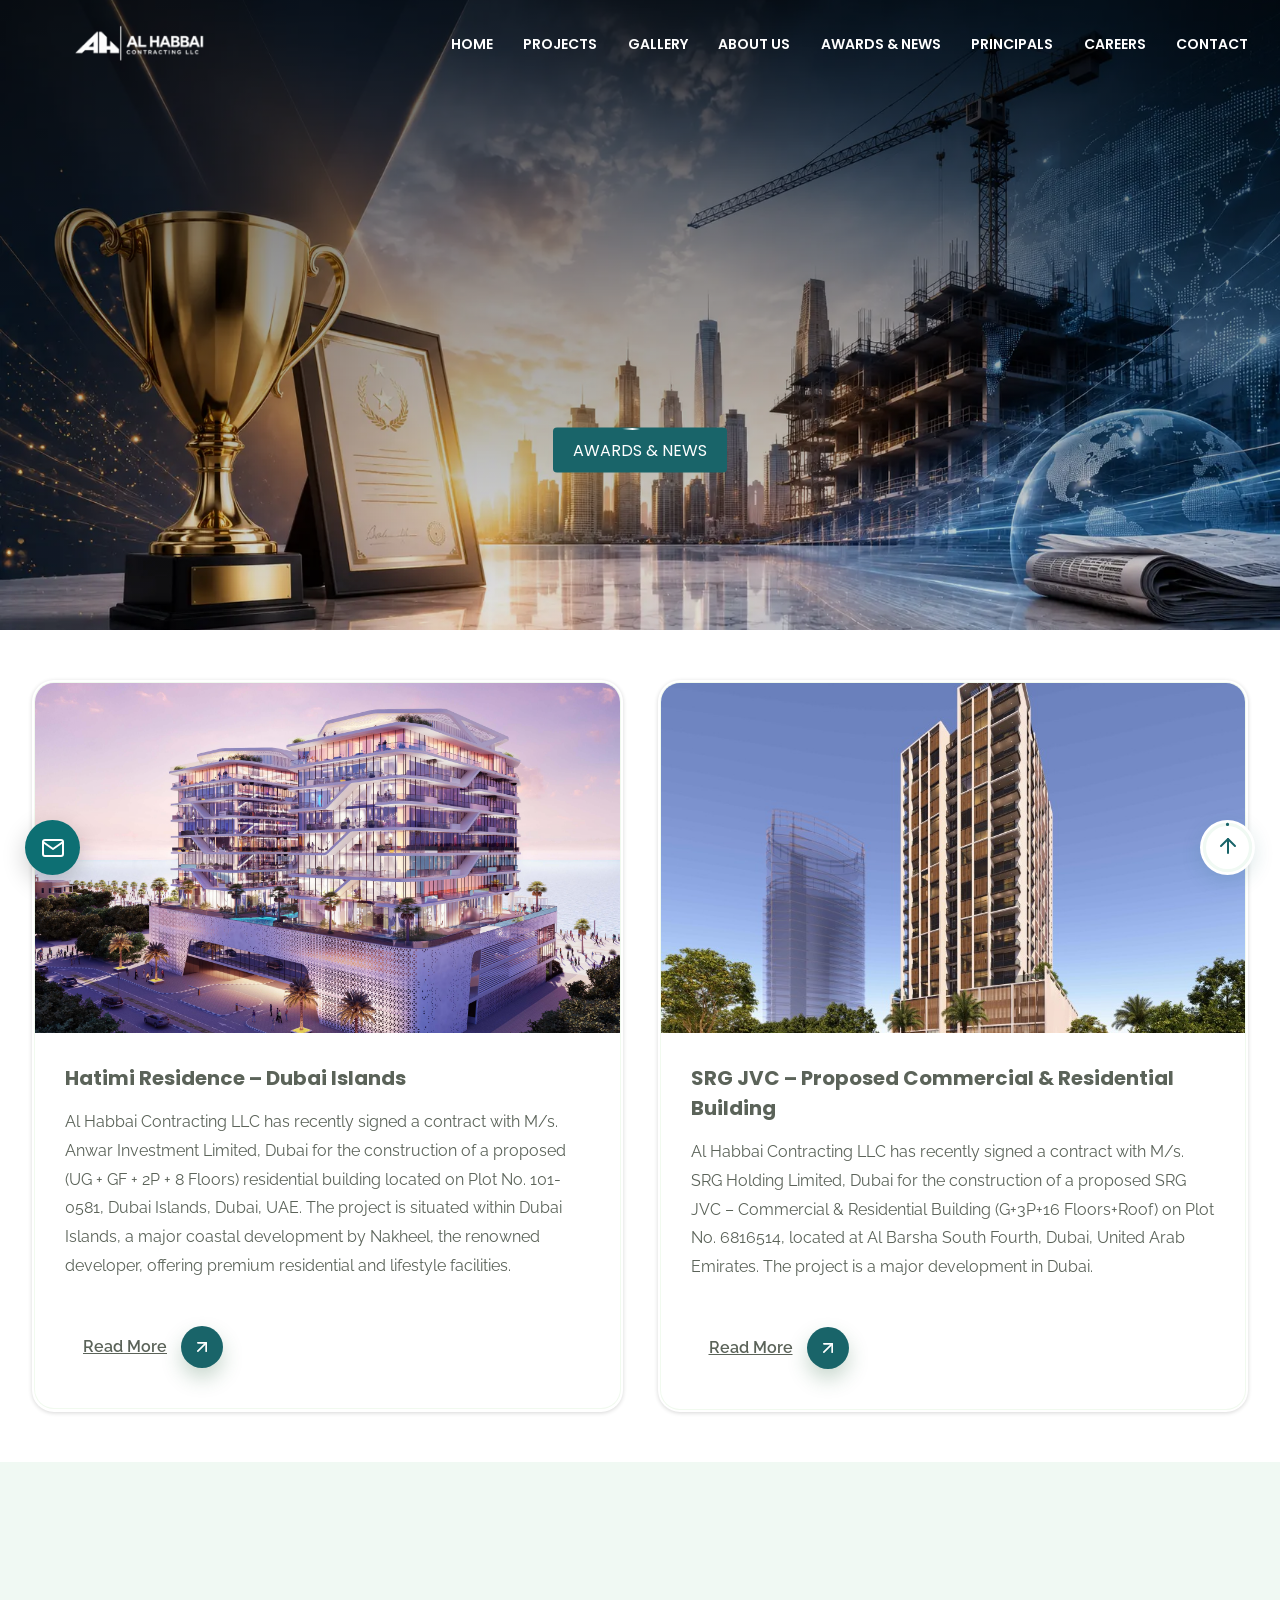
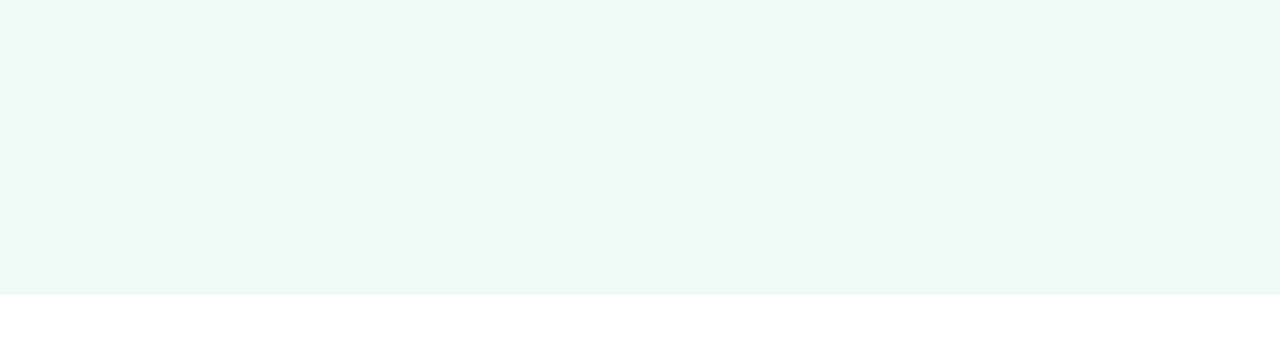
<file: awardsNews.html>
<!doctype html>
<html lang="en">
  <head>
    <meta charset="UTF-8" />
    <meta name="viewport" content="width=device-width, initial-scale=1.0" />
    <title>AL Habbai Contracting | Dubai</title>
    <link rel="stylesheet" href="./assets/css/global.css" />
    <link rel="stylesheet" href="./assets/css/components.css" />
    <link rel="stylesheet" href="./assets/css/awardsNews.css" />
    <!-- aos library css  -->
    <link rel="stylesheet" href="https://unpkg.com/aos@next/dist/aos.css" />

    <!-- aos script -->
    <script src="https://unpkg.com/aos@next/dist/aos.js" defer></script>

    <script src="./assets/js/main.js" defer></script>
  </head>

  <body>
    <!-- Nav -->
    <header class="awardNews__bg">
      <!-- Navigation -->
      <div class="nav__menu__wrapper" id="navbar">
        <div class="container">
          <nav>
            <a href="index.html">
              <img src="./assets/images/alhabbai-white-logo.png" alt="Logo" />
            </a>

            <div class="nav-links" id="navLinks">
              <!-- Close Icon -->
              <svg
                class="svgColor"
                onclick="hideMenu()"
                xmlns="http://www.w3.org/2000/svg"
                width="24"
                height="24"
                viewBox="0 0 24 24"
                fill="none"
                stroke="currentColor"
                stroke-width="2"
                stroke-linecap="round"
                stroke-linejoin="round"
              >
                <line x1="18" y1="6" x2="6" y2="18" />
                <line x1="6" y1="6" x2="18" y2="18" />
              </svg>

              <ul>
              <li><a href="index.html">HOME</a></li>
                <li><a href="./projects.html">Projects</a></li>
                <li><a href="./gallery.html">Gallery</a></li>
                <li><a href="./about.html">About Us</a></li>
                <li><a href="./awardsNews.html">Awards & News</a></li>
                <li><a href="./principals.html">Principals</a></li>
                <li><a href="./careers.html">Careers</a></li>
                <li><a href="./contact.html">Contact</a></li>
              </ul>
            </div>

            <!-- Menu Icon -->

            <svg
              onclick="showMenu()"
              xmlns="http://www.w3.org/2000/svg"
              width="24"
              height="24"
              viewBox="0 0 24 24"
              fill="none"
              stroke="currentColor"
              stroke-width="2"
              stroke-linecap="round"
              stroke-linejoin="round"
            >
              <line x1="3" y1="12" x2="21" y2="12" />
              <line x1="3" y1="6" x2="21" y2="6" />
              <line x1="3" y1="18" x2="21" y2="18" />
            </svg>
          </nav>
        </div>
      </div>
      <div class="explore__btn__wrapper">
        <a href="#award&news" class="explore__btn"
          >Awards & News</a
        >
      </div>
    </header>
    <!-- Nav End -->

    <section id="award&news" class="awards">
      <div class="container">
        <div class="awards__wrapper">
          <!-- Card 1 -->

          <div class="award__card" data-aos="fade-up">
            <div class="award__border"></div>

            <div class="award__content">
              <div class="award__image">
                <img
                  src="./assets/images/hatimi-news1.jpg"
                  alt="Awards & News"
                />
              
              </div>

              <div class="award__info">
                <h3>Hatimi Residence – Dubai Islands</h3>

                <p>
                  Al Habbai Contracting LLC has recently signed a contract with M/s. Anwar Investment Limited, Dubai for the construction of a proposed (UG + GF + 2P + 8 Floors) residential building located on Plot No. 101-0581, Dubai Islands, Dubai, UAE. The project is situated within Dubai Islands, a major coastal development by Nakheel, the renowned developer, offering premium residential and lifestyle facilities.

                </p>

                <a href="./hatimi-residence.html" class="award__btn">
                  <span>Read More</span>

                  <svg
                    xmlns="http://www.w3.org/2000/svg"
                    width="18"
                    height="18"
                    viewBox="0 0 24 24"
                    fill="none"
                    stroke="currentColor"
                    stroke-width="2"
                    stroke-linecap="round"
                    stroke-linejoin="round"
                  >
                    <line x1="7" y1="17" x2="17" y2="7"></line>
                    <polyline points="7 7 17 7 17 17"></polyline>
                  </svg>
                </a>
              </div>
            </div>
          </div>

          <!-- Card 2 -->

          <div class="award__card" data-aos="fade-up">
            <div class="award__border"></div>

            <div class="award__content">
              <div class="award__image">
                <img src="./assets/images/srg-news-2.jpg" alt="Awards & News" />
                
              </div>

              <div class="award__info">
                <h3>SRG JVC – Proposed Commercial & Residential Building</h3>

                <p>
                  Al Habbai Contracting LLC has recently signed a contract with M/s. SRG Holding Limited, Dubai for the construction of a proposed SRG JVC – Commercial & Residential Building (G+3P+16 Floors+Roof) on Plot No. 6816514, located at Al Barsha South Fourth, Dubai, United Arab Emirates. The project is a major development in Dubai.

                </p>

                <a href="./p162.html" class="award__btn">
                  <span>Read More</span>

                  <svg
                    xmlns="http://www.w3.org/2000/svg"
                    width="18"
                    height="18"
                    viewBox="0 0 24 24"
                    fill="none"
                    stroke="currentColor"
                    stroke-width="2"
                    stroke-linecap="round"
                    stroke-linejoin="round"
                  >
                    <line x1="7" y1="17" x2="17" y2="7"></line>
                    <polyline points="7 7 17 7 17 17"></polyline>
                  </svg>
                </a>
              </div>
            </div>
          </div>
        </div>
      </div>
    </section>

     <!-- Gmail -->
    <a
      href="https://mail.google.com/mail/?view=cm&fs=1&to=ahmadfaizanweb@gmail.com"
      target="_blank"
      rel="noopener noreferrer"
      class="floating-mail"
    >
      <svg
        xmlns="http://www.w3.org/2000/svg"
        width="24"
        height="24"
        viewBox="0 0 24 24"
        fill="none"
        stroke="currentColor"
        stroke-width="2"
        stroke-linecap="round"
        stroke-linejoin="round"
      >
        <path
          d="M4 4h16c1.1 0 2 .9 2 2v12c0 1.1-.9 2-2 2H4c-1.1 0-2-.9-2-2V6c0-1.1.9-2 2-2z"
        />
        <polyline points="22,6 12,13 2,6" />
      </svg>
    </a>

    <!-- scroll button -->
    <button class="scroll-top" id="scrollTopBtn" aria-label="Scroll to top">
      <svg class="progress-ring" viewBox="0 0 50 50">
        <circle class="progress-ring-bg" cx="25" cy="25" r="21" />

        <circle
          class="progress-ring-progress"
          id="progressRing"
          cx="25"
          cy="25"
          r="21"
        />
      </svg>

      <span class="scroll-arrow">
        <svg xmlns="http://www.w3.org/2000/svg" width="24" height="30" viewBox="0 0 24 24" fill="none" stroke="currentColor" stroke-width="2" stroke-linecap="round" stroke-linejoin="round"><line x1="12" y1="19" x2="12" y2="5"/><polyline points="5 12 12 5 19 12"/></svg>
      </span>
    </button>

    <!-- Footer Section -->
    <footer>
      <div class="container">
        <div class="footer__wrapper" data-aos="fade-up">
          <div class="footer__col1">
            <div class="footer__logo">
              <img
                src="./assets/images/alhabbai-dark-logo.png"
                alt="AL Habbai Contracting"
              />
            </div>
            <p class="footer__desc">
              Al Habbai is a progressively private owned company was established
              in Dubai since 1993 by Al Habbai Family and represented by
              <i>CEO Mr. Ali Al Habbai.</i>
            </p>
            <div class="footer__socials">
              <h4 class="footer__socials__title">Follow us</h4>
              <ol class="footer__socials__list">
                <li>
                  <a href="#">
                    <svg
                      xmlns="http://www.w3.org/2000/svg"
                      width="24"
                      height="24"
                      viewBox="0 0 24 24"
                      fill="none"
                      stroke="currentColor"
                      stroke-width="1"
                      stroke-linecap="round"
                      stroke-linejoin="round"
                      class="feather feather-facebook"
                    >
                      <path
                        d="M18 2h-3a5 5 0 0 0-5 5v3H7v4h3v8h4v-8h3l1-4h-4V7a1 1 0 0 1 1-1h3z"
                      />
                    </svg>
                  </a>
                </li>

                <li>
                  <a href="#">
                    <svg
                      xmlns="http://www.w3.org/2000/svg"
                      width="24"
                      height="24"
                      viewBox="0 0 24 24"
                      fill="none"
                      stroke="currentColor"
                      stroke-width="1"
                      stroke-linecap="round"
                      stroke-linejoin="round"
                    >
                      <path
                        d="M16 8a6 6 0 0 1 6 6v7h-4v-7a2 2 0 0 0-2-2 2 2 0 0 0-2 2v7h-4v-7a6 6 0 0 1 6-6z"
                      />
                      <rect x="2" y="9" width="4" height="12" />
                      <circle cx="4" cy="4" r="2" />
                    </svg>
                  </a>
                </li>

                <li>
                  <a href="#">
                    <svg
                      xmlns="http://www.w3.org/2000/svg"
                      width="24"
                      height="24"
                      viewBox="0 0 24 24"
                      fill="none"
                      stroke="currentColor"
                      stroke-width="1"
                      stroke-linecap="round"
                      stroke-linejoin="round"
                    >
                      <rect x="2" y="2" width="20" height="20" rx="5" ry="5" />
                      <path
                        d="M16 11.37A4 4 0 1 1 12.63 8 4 4 0 0 1 16 11.37z"
                      />
                      <line x1="17.5" y1="6.5" x2="17.51" y2="6.5" />
                    </svg>
                  </a>
                </li>

                <li>
                  <a href="#">
                    <svg
                      xmlns="http://www.w3.org/2000/svg"
                      width="24"
                      height="24"
                      viewBox="0 0 24 24"
                      fill="none"
                      stroke="currentColor"
                      stroke-width="1"
                      stroke-linecap="round"
                      stroke-linejoin="round"
                    >
                      <path
                        d="M22.54 6.42a2.78 2.78 0 0 0-1.94-2C18.88 4 12 4 12 4s-6.88 0-8.6.46a2.78 2.78 0 0 0-1.94 2A29 29 0 0 0 1 11.75a29 29 0 0 0 .46 5.33A2.78 2.78 0 0 0 3.4 19c1.72.46 8.6.46 8.6.46s6.88 0 8.6-.46a2.78 2.78 0 0 0 1.94-2 29 29 0 0 0 .46-5.25 29 29 0 0 0-.46-5.33z"
                      />
                      <polygon
                        points="9.75 15.02 15.5 11.75 9.75 8.48 9.75 15.02"
                      />
                    </svg>
                  </a>
                </li>

                <li>
                  <a href="#">
                    <svg
                      xmlns="http://www.w3.org/2000/svg"
                      width="24"
                      height="24"
                      viewBox="0 0 24 24"
                      fill="none"
                      stroke="currentColor"
                      stroke-width="1"
                      stroke-linecap="round"
                      stroke-linejoin="round"
                      class="feather feather-twitter"
                    >
                      <path
                        d="M23 3a10.9 10.9 0 0 1-3.14 1.53 4.48 4.48 0 0 0-7.86 3v1A10.66 10.66 0 0 1 3 4s-4 9 5 13a11.64 11.64 0 0 1-7 2c9 5 20 0 20-11.5a4.5 4.5 0 0 0-.08-.83A7.72 7.72 0 0 0 23 3z"
                      />
                    </svg>
                  </a>
                </li>
              </ol>
            </div>
          </div>
          <div class="footer__col2">
            <h3 class="footer__text__title">Quick Links</h3>
            <ol class="footer__text">
              <li><a href="index.html">HOME</a></li>
              <li><a href="./projects.html">Projects</a></li>
              <li><a href="./gallery.html">Gallery</a></li>
              <li><a href="./about.html">About Us</a></li>
              <li><a href="./awardsNews.html">Awards & News</a></li>
              <li><a href="./principals.html">Principals</a></li>
              <li><a href="./careers.html">Careers</a></li>
              <li><a href="./contact.html">Contact</a></li>
            </ol>
          </div>
          <div class="footer__col3">
            <h3 class="footer__text__title">Staff Links</h3>
            <ol class="footer__text">
              <li>
                <a href="https://login.microsoftonline.com/" target="_blank"
                  >Staff Login</a
                >
              </li>
              <li>
                <a
                  href="http://alhabbai.fortiddns.com:6060/Dotapps/DotappsWS/Default.aspx"
                  target="_blank"
                  >Attendance</a
                >
              </li>
              <li>
                <a
                  href="https://dms.alhabbai.app:444/dms/#/login"
                  target="_blank"
                  >DMS</a
                >
              </li>
              <li>
                <a href="https://ezbuz.alhabbai.net/" target="_blank"
                  >Al Habbai – ERP</a
                >
              </li>
            </ol>
          </div>
          <div class="footer__col4">
            <h3 class="footer__text__title">Contact</h3>
            <ol class="footer__text">
              <li class="footer__img__info_wrapper">
                <svg
                  xmlns="http://www.w3.org/2000/svg"
                  width="20"
                  height="20"
                  viewBox="0 0 24 24"
                  fill="none"
                  stroke="currentColor"
                  stroke-width="2"
                  stroke-linecap="round"
                  stroke-linejoin="round"
                >
                  <path
                    d="M4 4h16c1.1 0 2 .9 2 2v12c0 1.1-.9 2-2 2H4c-1.1 0-2-.9-2-2V6c0-1.1.9-2 2-2z"
                  />
                  <polyline points="22,6 12,13 2,6" />
                </svg>
                <a href="#"> habbai@alhabbai.ae</a>
              </li>
              <li class="footer__img__info_wrapper">
                <svg
                  xmlns="http://www.w3.org/2000/svg"
                  width="20"
                  height="20"
                  viewBox="0 0 24 24"
                  fill="none"
                  stroke="currentColor"
                  stroke-width="2"
                  stroke-linecap="round"
                  stroke-linejoin="round"
                >
                  <path
                    d="M22 16.92v3a2 2 0 0 1-2.18 2 19.79 19.79 0 0 1-8.63-3.07 19.5 19.5 0 0 1-6-6 19.79 19.79 0 0 1-3.07-8.67A2 2 0 0 1 4.11 2h3a2 2 0 0 1 2 1.72 12.84 12.84 0 0 0 .7 2.81 2 2 0 0 1-.45 2.11L8.09 9.91a16 16 0 0 0 6 6l1.27-1.27a2 2 0 0 1 2.11-.45 12.84 12.84 0 0 0 2.81.7A2 2 0 0 1 22 16.92z"
                  />
                </svg>
                <a href="#">Tel : +97142628388</a>
              </li>
              <li class="footer__img__info_wrapper">
                <svg
                  xmlns="http://www.w3.org/2000/svg"
                  width="20"
                  height="20"
                  viewBox="0 0 24 24"
                  fill="none"
                  stroke="currentColor"
                  stroke-width="2"
                  stroke-linecap="round"
                  stroke-linejoin="round"
                >
                  <path d="M20 21v-2a4 4 0 0 0-4-4H8a4 4 0 0 0-4 4v2" />
                  <circle cx="12" cy="7" r="4" />
                </svg>
                <a href="#">Fax : +97142627789</a>
              </li>

              <li class="footer__img__info_wrapper">
                <svg
                  xmlns="http://www.w3.org/2000/svg"
                  width="20"
                  height="20"
                  viewBox="0 0 24 24"
                  fill="none"
                  stroke="currentColor"
                  stroke-width="2"
                  stroke-linecap="round"
                  stroke-linejoin="round"
                >
                  <path d="M21 10c0 7-9 13-9 13s-9-6-9-13a9 9 0 0 1 18 0z" />
                  <circle cx="12" cy="10" r="3" />
                </svg>
                <a href="#">P.O Box 21313, Dubai – UAE</a>
              </li>
            </ol>
          </div>
        </div>
      </div>
    </footer>
    <!-- Footer Section End -->
  </body>
</html>
</file>
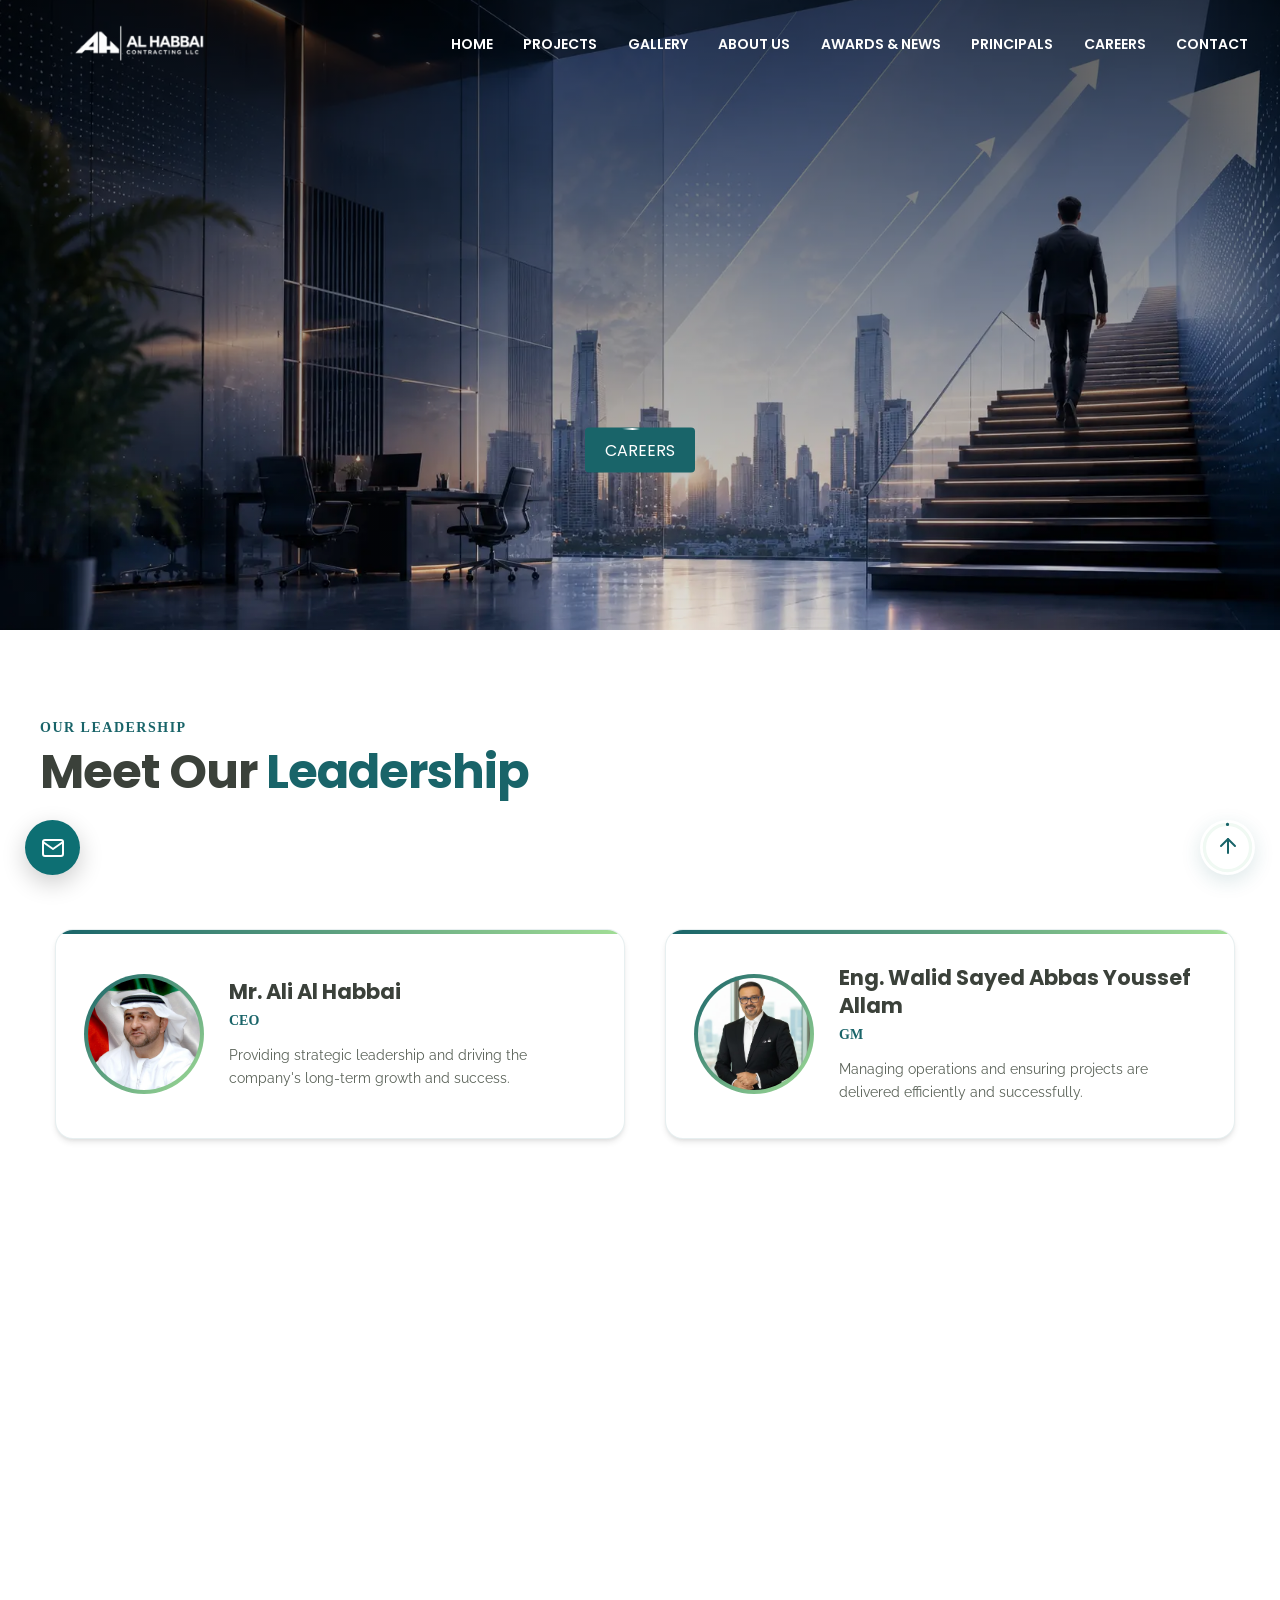
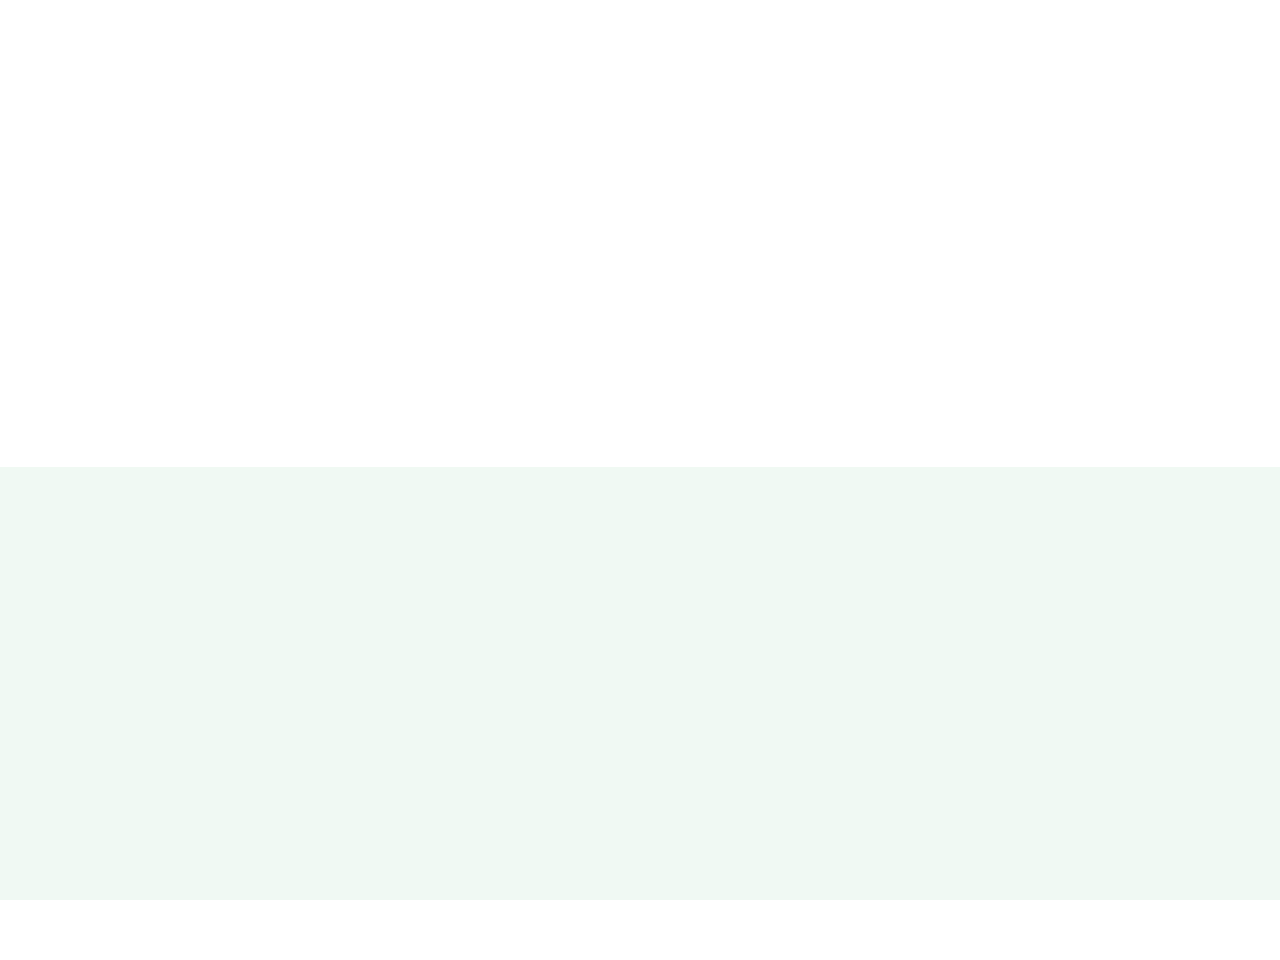
<file: careers.html>
<!doctype html>
<html lang="en">
  <head>
    <meta charset="UTF-8" />
    <meta name="viewport" content="width=device-width, initial-scale=1.0" />
    <title>AL Habbai Contracting | Dubai</title>
    <link rel="stylesheet" href="./assets/css/global.css" />
    <link rel="stylesheet" href="./assets/css/components.css" />
    <link rel="stylesheet" href="./assets/css/careers.css" />

    <!-- aos library css  -->
    <link rel="stylesheet" href="https://unpkg.com/aos@next/dist/aos.css" />
    <!-- owl -->
    <link
      rel="stylesheet"
      href="https://cdnjs.cloudflare.com/ajax/libs/OwlCarousel2/2.3.4/assets/owl.carousel.min.css"
    />

    <link
      rel="stylesheet"
      href="https://cdnjs.cloudflare.com/ajax/libs/OwlCarousel2/2.3.4/assets/owl.theme.default.min.css"
    />

    <!-- aos script -->
    <script src="https://unpkg.com/aos@next/dist/aos.js" defer></script>
    <script src="./assets/js/main.js" defer></script>
  </head>
  <body>
    <!-- Nav -->
    <header class="careers__bg">
      <!-- Navigation -->
      <div class="nav__menu__wrapper" id="navbar">
        <div class="container">
          <nav>
            <a href="index.html">
              <img src="./assets/images/alhabbai-white-logo.png" alt="Logo" />
            </a>

            <div class="nav-links" id="navLinks">
              <!-- Close Icon -->
              <svg
                class="svgColor"
                onclick="hideMenu()"
                xmlns="http://www.w3.org/2000/svg"
                width="24"
                height="24"
                viewBox="0 0 24 24"
                fill="none"
                stroke="currentColor"
                stroke-width="2"
                stroke-linecap="round"
                stroke-linejoin="round"
              >
                <line x1="18" y1="6" x2="6" y2="18" />
                <line x1="6" y1="6" x2="18" y2="18" />
              </svg>

              <ul>
                <li><a href="index.html">HOME</a></li>
                <li><a href="./projects.html">Projects</a></li>
                <li><a href="./gallery.html">Gallery</a></li>
                <li><a href="./about.html">About Us</a></li>
                <li><a href="./awardsNews.html">Awards & News</a></li>
                <li><a href="./principals.html">Principals</a></li>
                <li><a href="./careers.html">Careers</a></li>
                <li><a href="./contact.html">Contact</a></li>
              </ul>
            </div>

            <!-- Menu Icon -->

            <svg
              onclick="showMenu()"
              xmlns="http://www.w3.org/2000/svg"
              width="24"
              height="24"
              viewBox="0 0 24 24"
              fill="none"
              stroke="currentColor"
              stroke-width="2"
              stroke-linecap="round"
              stroke-linejoin="round"
            >
              <line x1="3" y1="12" x2="21" y2="12" />
              <line x1="3" y1="6" x2="21" y2="6" />
              <line x1="3" y1="18" x2="21" y2="18" />
            </svg>
          </nav>
        </div>
      </div>
      <div class="explore__btn__wrapper">
        <a href="#careers" class="explore__btn"
          >Careers</a
        >
      </div>
    </header>
    <!-- Nav End -->

    <!-- Teem -->
    <section id="careers" class="management-section">
      <div class="management-container">
        <div class="management-heading">
          <span class="section-label" data-aos="fade-up"> Our Leadership </span>

          <h2 data-aos="fade-up">
            Meet Our
            <span>Leadership</span>
          </h2>

          <p data-aos="fade-up">
            Experienced professionals leading our projects with expertise,
            vision and commitment.
          </p>
        </div>

        <div class="owl-carousel management-carousel" data-aos="fade-up">
          <div class="management-card" >
            <!-- Photo -->
            <div class="management-image">
              <img
                src="./assets/images/ceo.jpg"
                alt="Chief Executive Officer"
              />
            </div>

            <!-- Content -->
            <div class="management-content">
              <h3>Mr. Ali Al Habbai</h3>

              <span class="management-role"> CEO </span>

              <p>
                Providing strategic leadership and driving the company's
                long-term growth and success.
              </p>
            </div>
          </div>

          <div class="management-card">
            <!-- Photo -->
            <div class="management-image">
              <img src="./assets/images/gm.jpg" alt="General Manager" />
            </div>

            <!-- Content -->
            <div class="management-content">
              <h3>Eng. Walid Sayed Abbas Youssef Allam</h3>

              <span class="management-role"> GM </span>

              <p>
                Managing operations and ensuring projects are delivered
                efficiently and successfully.
              </p>
            </div>
          </div>
        </div>
      </div>
    </section>

    <!-- Chart -->
    <section>
      <div class="container">
        <img src="./assets/images/chart.png" alt="" data-aos="fade-up" />
      </div>
    </section>

    <!-- Resources / Manpower -->
    <section class="resources-section">
      <div class="resources-container">
        <!-- Section Header -->
        <div class="resources-heading" >
          <h2 data-aos="fade-up">Resources</h2>
          <span data-aos="fade-down"></span>
        </div>

        <!-- Main Card -->
        <div class="resources-card" data-aos="fade-up">
          <!-- Card Header -->
          <div class="resources-card-header">
            <div class="header-icon">
              <span>♟</span>
              <span>♟</span>
            </div>

            <h3>List of Manpower</h3>
          </div>

          <!-- Table -->
          <div class="manpower-table">
            <!-- Table Header -->
            <div class="table-row table-header">
              <div class="table-cell sr-header">
                <span class="hash-icon">#</span>
                <span class="table_title">Sr. No</span>
              </div>

              <div class="table-cell labor-header">
                <span class="header-symbol">▣</span>
                <span class="table_title">Types of Labors</span>
              </div>

              <div class="table-cell total-header">
                <span class="header-symbol">♟</span>
                <span class="table_title">Total</span>
              </div>
            </div>

            <!-- 1 -->
            <div class="table-row">
              <div class="table-cell serial">1</div>

              <div class="table-cell labor">
                <span class="labor-icon">🔨</span>
                <span>Carpenters</span>
              </div>

              <div class="table-cell number">
                <span>832</span>
              </div>
            </div>

            <!-- 2 -->
            <div class="table-row">
              <div class="table-cell serial">2</div>

              <div class="table-cell labor">
                <span class="labor-icon">🔧</span>
                <span>Steel Fixers</span>
              </div>

              <div class="table-cell number">
                <span>860</span>
              </div>
            </div>

            <!-- 3 -->
            <div class="table-row">
              <div class="table-cell serial">3</div>

              <div class="table-cell labor">
                <span class="labor-icon">🧱</span>
                <span>Masons</span>
              </div>

              <div class="table-cell number">
                <span>1,276</span>
              </div>
            </div>

            <!-- 4 -->
            <div class="table-row">
              <div class="table-cell serial">4</div>

              <div class="table-cell labor">
                <span class="labor-icon">👷</span>
                <span>Helpers</span>
              </div>

              <div class="table-cell number">
                <span>1,272</span>
              </div>
            </div>

            <!-- 5 -->
            <div class="table-row">
              <div class="table-cell serial">5</div>

              <div class="table-cell labor">
                <span class="labor-icon">⚡</span>
                <span>Welders</span>
              </div>

              <div class="table-cell number">
                <span>28</span>
              </div>
            </div>

            <!-- 6 -->
            <div class="table-row">
              <div class="table-cell serial">6</div>

              <div class="table-cell labor">
                <span class="labor-icon">🎨</span>
                <span>Painters</span>
              </div>

              <div class="table-cell number">
                <span>32</span>
              </div>
            </div>

            <!-- 7 -->
            <div class="table-row">
              <div class="table-cell serial">7</div>

              <div class="table-cell labor">
                <span class="labor-icon">⚙</span>
                <span>Operators</span>
              </div>

              <div class="table-cell number">
                <span>28</span>
              </div>
            </div>

            <!-- 8 -->
            <div class="table-row">
              <div class="table-cell serial">8</div>

              <div class="table-cell labor">
                <span class="labor-icon">🚗</span>
                <span>Drivers</span>
              </div>

              <div class="table-cell number">
                <span>32</span>
              </div>
            </div>

            <!-- 9 -->
            <div class="table-row">
              <div class="table-cell serial">9</div>

              <div class="table-cell labor">
                <span class="labor-icon">🔩</span>
                <span>Plumbers</span>
              </div>

              <div class="table-cell number">
                <span>28</span>
              </div>
            </div>

            <!-- 10 -->
            <div class="table-row">
              <div class="table-cell serial">10</div>

              <div class="table-cell labor">
                <span class="labor-icon">🚜</span>
                <span>Bobcat</span>
              </div>

              <div class="table-cell number">
                <span>66</span>
              </div>
            </div>

            <!-- 11 -->
            <div class="table-row">
              <div class="table-cell serial">11</div>

              <div class="table-cell labor">
                <span class="labor-icon">⚡</span>
                <span>Electricians</span>
              </div>

              <div class="table-cell number">
                <span>18</span>
              </div>
            </div>

            <!-- 12 -->
            <div class="table-row">
              <div class="table-cell serial">12</div>

              <div class="table-cell labor">
                <span class="labor-icon">🛡</span>
                <span>Safety Inspectors</span>
              </div>

              <div class="table-cell number">
                <span>22</span>
              </div>
            </div>

            <!-- 13 -->
            <div class="table-row">
              <div class="table-cell serial">13</div>

              <div class="table-cell labor">
                <span class="labor-icon">•••</span>
                <span>Others</span>
              </div>

              <div class="table-cell number">
                <span>126</span>
              </div>
            </div>

            <!-- Total -->
            <div class="table-row total-row">
              <div class="table-cell total-label">
                
                <strong>Total</strong>
              </div>

              <div class="table-cell"></div>

              <div class="table-cell total-number">
                <strong>4,576</strong>
              </div>
            </div>
          </div>
        </div>
      </div>
    </section>

    <!-- Machineries & Equipments -->
    <section class="resources-section">
      <div class="resources-container">
        <!-- Main Card -->
        <div class="resources-card" data-aos="fade-up">
          <!-- Card Header -->
          <div class="resources-card-header">
            <div class="header-icon">
              <span>⚙</span>
            </div>

            <h3 >Machineries &amp; Equipments</h3>
          </div>

          <!-- Machinery Table -->
          <div class="manpower-table">
            <!-- Table Header -->
            <div class="table-row table-header">
              <div class="table-cell sr-header">
                <span class="hash-icon">#</span>
                <span class="table_title">Sr. No</span>
              </div>

              <div class="table-cell labor-header">
                <span class="header-symbol">⚙</span>
                <span class="table_title">Machinery</span>
              </div>

              <div class="table-cell total-header">
                <span class="header-symbol">♟</span>
                <span class="table_title">NOS.</span>
              </div>
            </div>

            <!-- 1 -->
            <div class="table-row">
              <div class="table-cell serial">1</div>

              <div class="table-cell labor">
                <span class="labor-icon">🏗️</span>
                <span>Tower Crane</span>
              </div>

              <div class="table-cell number">
                <span>32</span>
              </div>
            </div>

            <!-- 2 -->
            <div class="table-row">
              <div class="table-cell serial">2</div>

              <div class="table-cell labor">
                <span class="labor-icon">🏗️</span>
                <span>Mobile Crane</span>
              </div>

              <div class="table-cell number">
                <span>4</span>
              </div>
            </div>

            <!-- 3 -->
            <div class="table-row">
              <div class="table-cell serial">3</div>

              <div class="table-cell labor">
                <span class="labor-icon">🚜</span>
                <span>Shovel</span>
              </div>

              <div class="table-cell number">
                <span>8</span>
              </div>
            </div>

            <!-- 4 -->
            <div class="table-row">
              <div class="table-cell serial">4</div>

              <div class="table-cell labor">
                <span class="labor-icon">🚜</span>
                <span>J.C.B</span>
              </div>

              <div class="table-cell number">
                <span>5</span>
              </div>
            </div>

            <!-- 5 -->
            <div class="table-row">
              <div class="table-cell serial">5</div>

              <div class="table-cell labor">
                <span class="labor-icon">🏗️</span>
                <span>Hoist Passenger Lift</span>
              </div>

              <div class="table-cell number">
                <span>15</span>
              </div>
            </div>

            <!-- 6 -->
            <div class="table-row">
              <div class="table-cell serial">6</div>

              <div class="table-cell labor">
                <span class="labor-icon">🏗️</span>
                <span>Hoist Machine (Crane)</span>
              </div>

              <div class="table-cell number">
                <span>22</span>
              </div>
            </div>

            <!-- 7 -->
            <div class="table-row">
              <div class="table-cell serial">7</div>

              <div class="table-cell labor">
                <span class="labor-icon">🚛</span>
                <span>Truck (20 m3)</span>
              </div>

              <div class="table-cell number">
                <span>16</span>
              </div>
            </div>

            <!-- 8 -->
            <div class="table-row">
              <div class="table-cell serial">8</div>

              <div class="table-cell labor">
                <span class="labor-icon">🚌</span>
                <span>Bus</span>
              </div>

              <div class="table-cell number">
                <span>12</span>
              </div>
            </div>

            <!-- 9 -->
            <div class="table-row">
              <div class="table-cell serial">9</div>

              <div class="table-cell labor">
                <span class="labor-icon">🛻</span>
                <span>Pickup (4.5-2.5-1.5 tons)</span>
              </div>

              <div class="table-cell number">
                <span>24</span>
              </div>
            </div>

            <!-- 10 -->
            <div class="table-row">
              <div class="table-cell serial">10</div>

              <div class="table-cell labor">
                <span class="labor-icon">🚜</span>
                <span>Bobcat</span>
              </div>

              <div class="table-cell number">
                <span>21</span>
              </div>
            </div>

            <!-- 11 -->
            <div class="table-row">
              <div class="table-cell serial">11</div>

              <div class="table-cell labor">
                <span class="labor-icon">⚡</span>
                <span>Generators</span>
              </div>

              <div class="table-cell number">
                <span>32</span>
              </div>
            </div>

            <!-- 12 -->
            <div class="table-row">
              <div class="table-cell serial">12</div>

              <div class="table-cell labor">
                <span class="labor-icon">💨</span>
                <span>Air Compressors</span>
              </div>

              <div class="table-cell number">
                <span>14</span>
              </div>
            </div>

            <!-- 13 -->
            <div class="table-row">
              <div class="table-cell serial">13</div>

              <div class="table-cell labor">
                <span class="labor-icon">🚜</span>
                <span>Roller Compactors</span>
              </div>

              <div class="table-cell number">
                <span>8</span>
              </div>
            </div>

            <!-- 14 -->
            <div class="table-row">
              <div class="table-cell serial">14</div>

              <div class="table-cell labor">
                <span class="labor-icon">🪣</span>
                <span>Concrete Mixers</span>
              </div>

              <div class="table-cell number">
                <span>22</span>
              </div>
            </div>

            <!-- 15 -->
            <div class="table-row">
              <div class="table-cell serial">15</div>

              <div class="table-cell labor">
                <span class="labor-icon">〰️</span>
                <span>Vibrators</span>
              </div>

              <div class="table-cell number">
                <span>150</span>
              </div>
            </div>

            <!-- 16 -->
            <div class="table-row">
              <div class="table-cell serial">16</div>

              <div class="table-cell labor">
                <span class="labor-icon">🧱</span>
                <span>Plate Compactors</span>
              </div>

              <div class="table-cell number">
                <span>22</span>
              </div>
            </div>

            <!-- 17 -->
            <div class="table-row">
              <div class="table-cell serial">17</div>

              <div class="table-cell labor">
                <span class="labor-icon">⚙️</span>
                <span>Power Floating Machine</span>
              </div>

              <div class="table-cell number">
                <span>20</span>
              </div>
            </div>

            <!-- 18 -->
            <div class="table-row">
              <div class="table-cell serial">18</div>

              <div class="table-cell labor">
                <span class="labor-icon">🔨</span>
                <span>Electric Jack Hammer</span>
              </div>

              <div class="table-cell number">
                <span>18</span>
              </div>
            </div>

            <!-- 19 -->
            <div class="table-row">
              <div class="table-cell serial">19</div>

              <div class="table-cell labor">
                <span class="labor-icon">🚪</span>
                <span>Portable Cabinet</span>
              </div>

              <div class="table-cell number">
                <span>124</span>
              </div>
            </div>

            <!-- 20 -->
            <div class="table-row">
              <div class="table-cell serial">20</div>

              <div class="table-cell labor">
                <span class="labor-icon">🏗️</span>
                <span>Scaffolding CupLock System</span>
              </div>

              <div class="table-cell number">
                <span>550,000 sq.ft</span>
              </div>
            </div>

            <!-- 21 -->
            <div class="table-row">
              <div class="table-cell serial">21</div>

              <div class="table-cell labor">
                <span class="labor-icon">🏗️</span>
                <span>Scaffolding Dokka System</span>
              </div>

              <div class="table-cell number">
                <span>280,000 sq.ft</span>
              </div>
            </div>
          </div>
        </div>
      </div>
    </section>

     <!-- Gmail -->
    <a
      href="https://mail.google.com/mail/?view=cm&fs=1&to=ahmadfaizanweb@gmail.com"
      target="_blank"
      rel="noopener noreferrer"
      class="floating-mail"
    >
      <svg
        xmlns="http://www.w3.org/2000/svg"
        width="24"
        height="24"
        viewBox="0 0 24 24"
        fill="none"
        stroke="currentColor"
        stroke-width="2"
        stroke-linecap="round"
        stroke-linejoin="round"
      >
        <path
          d="M4 4h16c1.1 0 2 .9 2 2v12c0 1.1-.9 2-2 2H4c-1.1 0-2-.9-2-2V6c0-1.1.9-2 2-2z"
        />
        <polyline points="22,6 12,13 2,6" />
      </svg>
    </a>

    <!-- scroll button -->
    <button class="scroll-top" id="scrollTopBtn" aria-label="Scroll to top">
      <svg class="progress-ring" viewBox="0 0 50 50">
        <circle class="progress-ring-bg" cx="25" cy="25" r="21" />

        <circle
          class="progress-ring-progress"
          id="progressRing"
          cx="25"
          cy="25"
          r="21"
        />
      </svg>

      <span class="scroll-arrow">
        <svg xmlns="http://www.w3.org/2000/svg" width="24" height="30" viewBox="0 0 24 24" fill="none" stroke="currentColor" stroke-width="2" stroke-linecap="round" stroke-linejoin="round"><line x1="12" y1="19" x2="12" y2="5"/><polyline points="5 12 12 5 19 12"/></svg>
      </span>
    </button>

    <!-- Footer Section -->
    <footer>
      <div class="container">
        <div class="footer__wrapper" data-aos="fade-up">
          <div class="footer__col1">
            <div class="footer__logo">
              <img
                src="./assets/images/alhabbai-dark-logo.png"
                alt="AL Habbai Contracting"
              />
            </div>
            <p class="footer__desc">
              Al Habbai is a progressively private owned company was established
              in Dubai since 1993 by Al Habbai Family and represented by
              <i>CEO Mr. Ali Al Habbai.</i>
            </p>
            <div class="footer__socials">
              <h4 class="footer__socials__title">Follow us</h4>
              <ol class="footer__socials__list">
                <li>
                  <a href="#">
                    <svg
                      xmlns="http://www.w3.org/2000/svg"
                      width="24"
                      height="24"
                      viewBox="0 0 24 24"
                      fill="none"
                      stroke="currentColor"
                      stroke-width="1"
                      stroke-linecap="round"
                      stroke-linejoin="round"
                      class="feather feather-facebook"
                    >
                      <path
                        d="M18 2h-3a5 5 0 0 0-5 5v3H7v4h3v8h4v-8h3l1-4h-4V7a1 1 0 0 1 1-1h3z"
                      />
                    </svg>
                  </a>
                </li>

                <li>
                  <a href="#">
                    <svg
                      xmlns="http://www.w3.org/2000/svg"
                      width="24"
                      height="24"
                      viewBox="0 0 24 24"
                      fill="none"
                      stroke="currentColor"
                      stroke-width="1"
                      stroke-linecap="round"
                      stroke-linejoin="round"
                    >
                      <path
                        d="M16 8a6 6 0 0 1 6 6v7h-4v-7a2 2 0 0 0-2-2 2 2 0 0 0-2 2v7h-4v-7a6 6 0 0 1 6-6z"
                      />
                      <rect x="2" y="9" width="4" height="12" />
                      <circle cx="4" cy="4" r="2" />
                    </svg>
                  </a>
                </li>

                <li>
                  <a href="#">
                    <svg
                      xmlns="http://www.w3.org/2000/svg"
                      width="24"
                      height="24"
                      viewBox="0 0 24 24"
                      fill="none"
                      stroke="currentColor"
                      stroke-width="1"
                      stroke-linecap="round"
                      stroke-linejoin="round"
                    >
                      <rect x="2" y="2" width="20" height="20" rx="5" ry="5" />
                      <path
                        d="M16 11.37A4 4 0 1 1 12.63 8 4 4 0 0 1 16 11.37z"
                      />
                      <line x1="17.5" y1="6.5" x2="17.51" y2="6.5" />
                    </svg>
                  </a>
                </li>

                <li>
                  <a href="#">
                    <svg
                      xmlns="http://www.w3.org/2000/svg"
                      width="24"
                      height="24"
                      viewBox="0 0 24 24"
                      fill="none"
                      stroke="currentColor"
                      stroke-width="1"
                      stroke-linecap="round"
                      stroke-linejoin="round"
                    >
                      <path
                        d="M22.54 6.42a2.78 2.78 0 0 0-1.94-2C18.88 4 12 4 12 4s-6.88 0-8.6.46a2.78 2.78 0 0 0-1.94 2A29 29 0 0 0 1 11.75a29 29 0 0 0 .46 5.33A2.78 2.78 0 0 0 3.4 19c1.72.46 8.6.46 8.6.46s6.88 0 8.6-.46a2.78 2.78 0 0 0 1.94-2 29 29 0 0 0 .46-5.25 29 29 0 0 0-.46-5.33z"
                      />
                      <polygon
                        points="9.75 15.02 15.5 11.75 9.75 8.48 9.75 15.02"
                      />
                    </svg>
                  </a>
                </li>

                <li>
                  <a href="#">
                    <svg
                      xmlns="http://www.w3.org/2000/svg"
                      width="24"
                      height="24"
                      viewBox="0 0 24 24"
                      fill="none"
                      stroke="currentColor"
                      stroke-width="1"
                      stroke-linecap="round"
                      stroke-linejoin="round"
                      class="feather feather-twitter"
                    >
                      <path
                        d="M23 3a10.9 10.9 0 0 1-3.14 1.53 4.48 4.48 0 0 0-7.86 3v1A10.66 10.66 0 0 1 3 4s-4 9 5 13a11.64 11.64 0 0 1-7 2c9 5 20 0 20-11.5a4.5 4.5 0 0 0-.08-.83A7.72 7.72 0 0 0 23 3z"
                      />
                    </svg>
                  </a>
                </li>
              </ol>
            </div>
          </div>
          <div class="footer__col2">
            <h3 class="footer__text__title">Quick Links</h3>
            <ol class="footer__text">
              <li><a href="index.html">HOME</a></li>
              <li><a href="./projects.html">Projects</a></li>
              <li><a href="./gallery.html">Gallery</a></li>
              <li><a href="./about.html">About Us</a></li>
              <li><a href="./awardsNews.html">Awards & News</a></li>
              <li><a href="./principals.html">Principals</a></li>
              <li><a href="./careers.html">Careers</a></li>
              <li><a href="./contact.html">Contact</a></li>
            </ol>
          </div>
          <div class="footer__col3">
            <h3 class="footer__text__title">Staff Links</h3>
            <ol class="footer__text">
              <li>
                <a href="https://login.microsoftonline.com/" target="_blank"
                  >Staff Login</a
                >
              </li>
              <li>
                <a
                  href="http://alhabbai.fortiddns.com:6060/Dotapps/DotappsWS/Default.aspx"
                  target="_blank"
                  >Attendance</a
                >
              </li>
              <li>
                <a
                  href="https://dms.alhabbai.app:444/dms/#/login"
                  target="_blank"
                  >DMS</a
                >
              </li>
              <li>
                <a href="https://ezbuz.alhabbai.net/" target="_blank"
                  >Al Habbai – ERP</a
                >
              </li>
            </ol>
          </div>
          <div class="footer__col4">
            <h3 class="footer__text__title">Contact</h3>
            <ol class="footer__text">
              <li class="footer__img__info_wrapper">
                <svg
                  xmlns="http://www.w3.org/2000/svg"
                  width="20"
                  height="20"
                  viewBox="0 0 24 24"
                  fill="none"
                  stroke="currentColor"
                  stroke-width="2"
                  stroke-linecap="round"
                  stroke-linejoin="round"
                >
                  <path
                    d="M4 4h16c1.1 0 2 .9 2 2v12c0 1.1-.9 2-2 2H4c-1.1 0-2-.9-2-2V6c0-1.1.9-2 2-2z"
                  />
                  <polyline points="22,6 12,13 2,6" />
                </svg>
                <a href="#"> habbai@alhabbai.ae</a>
              </li>
              <li class="footer__img__info_wrapper">
                <svg
                  xmlns="http://www.w3.org/2000/svg"
                  width="20"
                  height="20"
                  viewBox="0 0 24 24"
                  fill="none"
                  stroke="currentColor"
                  stroke-width="2"
                  stroke-linecap="round"
                  stroke-linejoin="round"
                >
                  <path
                    d="M22 16.92v3a2 2 0 0 1-2.18 2 19.79 19.79 0 0 1-8.63-3.07 19.5 19.5 0 0 1-6-6 19.79 19.79 0 0 1-3.07-8.67A2 2 0 0 1 4.11 2h3a2 2 0 0 1 2 1.72 12.84 12.84 0 0 0 .7 2.81 2 2 0 0 1-.45 2.11L8.09 9.91a16 16 0 0 0 6 6l1.27-1.27a2 2 0 0 1 2.11-.45 12.84 12.84 0 0 0 2.81.7A2 2 0 0 1 22 16.92z"
                  />
                </svg>
                <a href="#">Tel : +97142628388</a>
              </li>
              <li class="footer__img__info_wrapper">
                <svg
                  xmlns="http://www.w3.org/2000/svg"
                  width="20"
                  height="20"
                  viewBox="0 0 24 24"
                  fill="none"
                  stroke="currentColor"
                  stroke-width="2"
                  stroke-linecap="round"
                  stroke-linejoin="round"
                >
                  <path d="M20 21v-2a4 4 0 0 0-4-4H8a4 4 0 0 0-4 4v2" />
                  <circle cx="12" cy="7" r="4" />
                </svg>
                <a href="#">Fax : +97142627789</a>
              </li>

              <li class="footer__img__info_wrapper">
                <svg
                  xmlns="http://www.w3.org/2000/svg"
                  width="20"
                  height="20"
                  viewBox="0 0 24 24"
                  fill="none"
                  stroke="currentColor"
                  stroke-width="2"
                  stroke-linecap="round"
                  stroke-linejoin="round"
                >
                  <path d="M21 10c0 7-9 13-9 13s-9-6-9-13a9 9 0 0 1 18 0z" />
                  <circle cx="12" cy="10" r="3" />
                </svg>
                <a href="#">P.O Box 21313, Dubai – UAE</a>
              </li>
            </ol>
          </div>
        </div>
      </div>
    </footer>
    <!-- Footer Section End -->

    <script src="https://cdnjs.cloudflare.com/ajax/libs/jquery/3.7.1/jquery.min.js"></script>

    <script src="https://cdnjs.cloudflare.com/ajax/libs/OwlCarousel2/2.3.4/owl.carousel.min.js"></script>
    <!-- =========================================
     OWL CAROUSEL INITIALIZATION
========================================= -->

    <script>
      $(document).ready(function () {
        $(".management-carousel").owlCarousel({
          loop: true,
          margin: 20,
          nav: true,
          dots: true,
          autoplay: true,
          autoplayTimeout: 4000,
          autoplayHoverPause: true,
          smartSpeed: 700,
          responsive: {
            0: {
              items: 1,
            },

            600: {
              items: 1,
            },

            900: {
              items: 2,
            },

            1200: {
              items: 2,
            },
          },
        });
      });
    </script>
  </body>
</html>
</file>
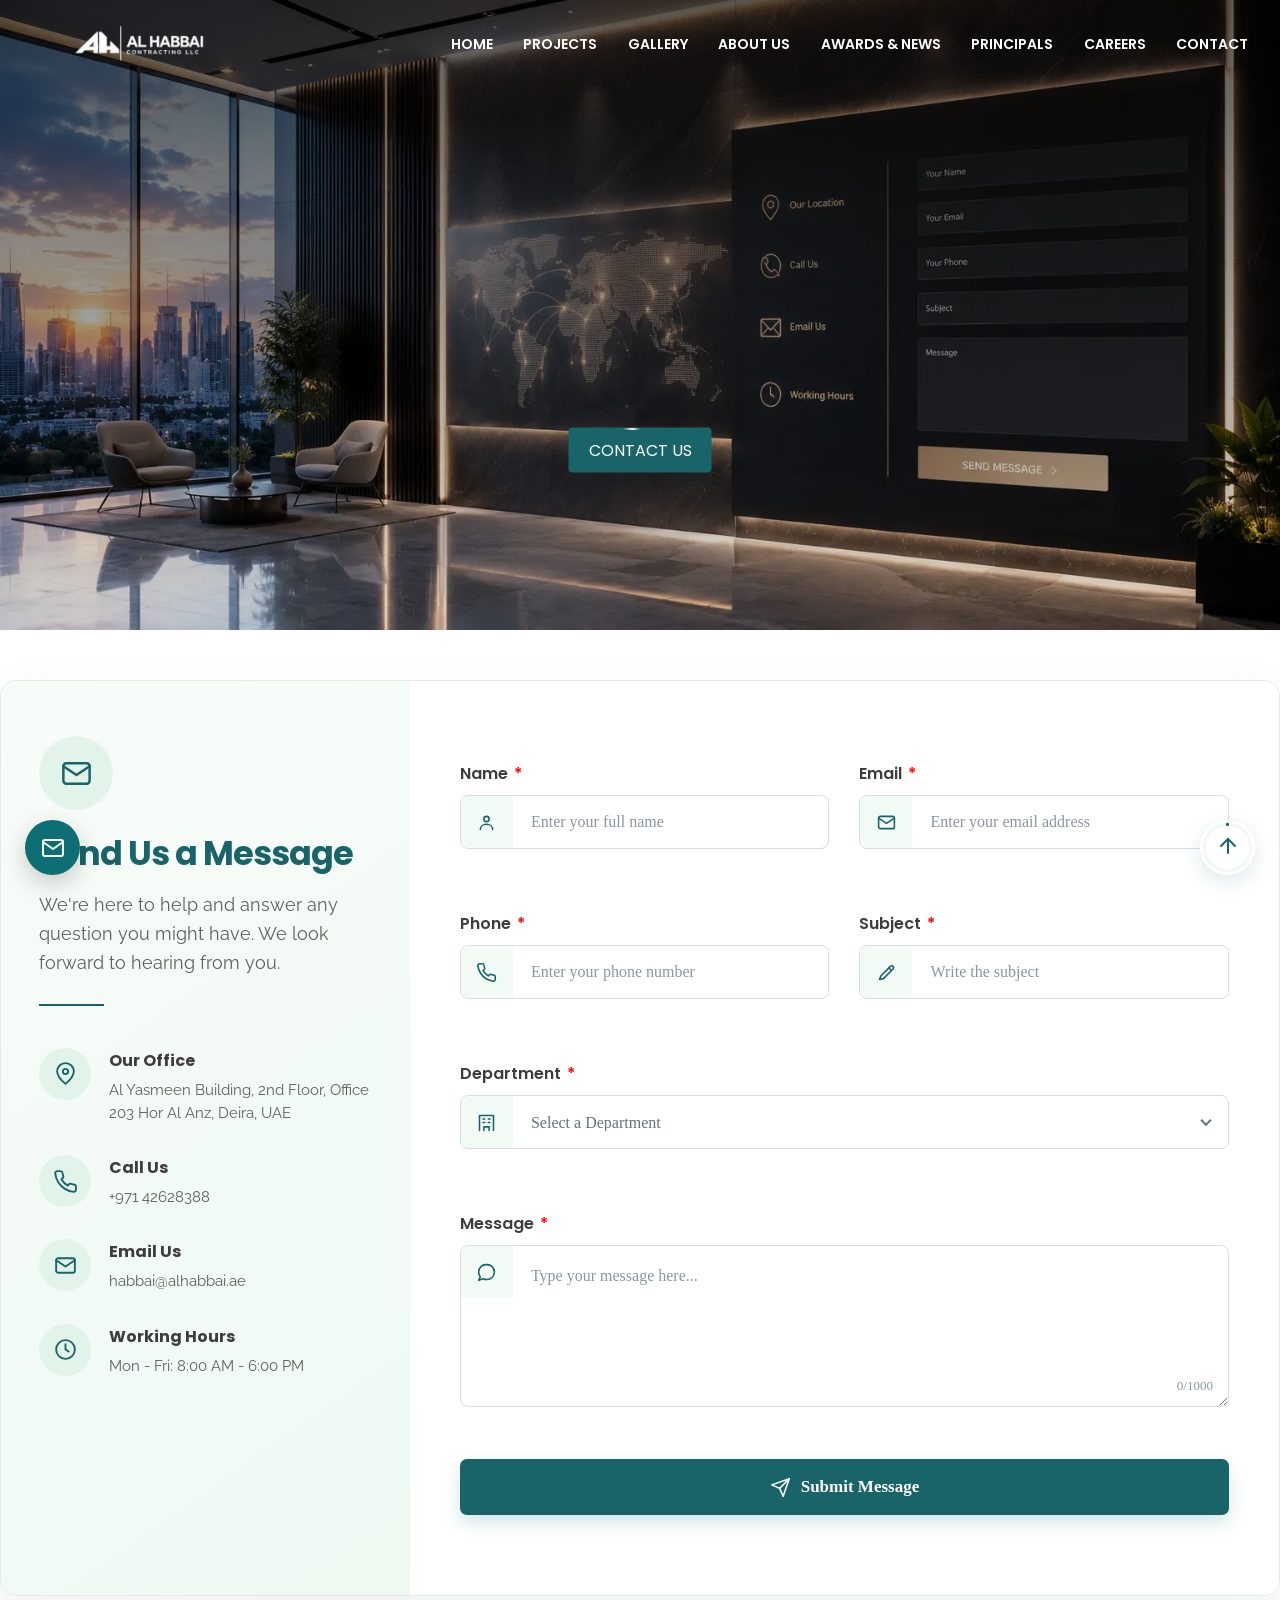
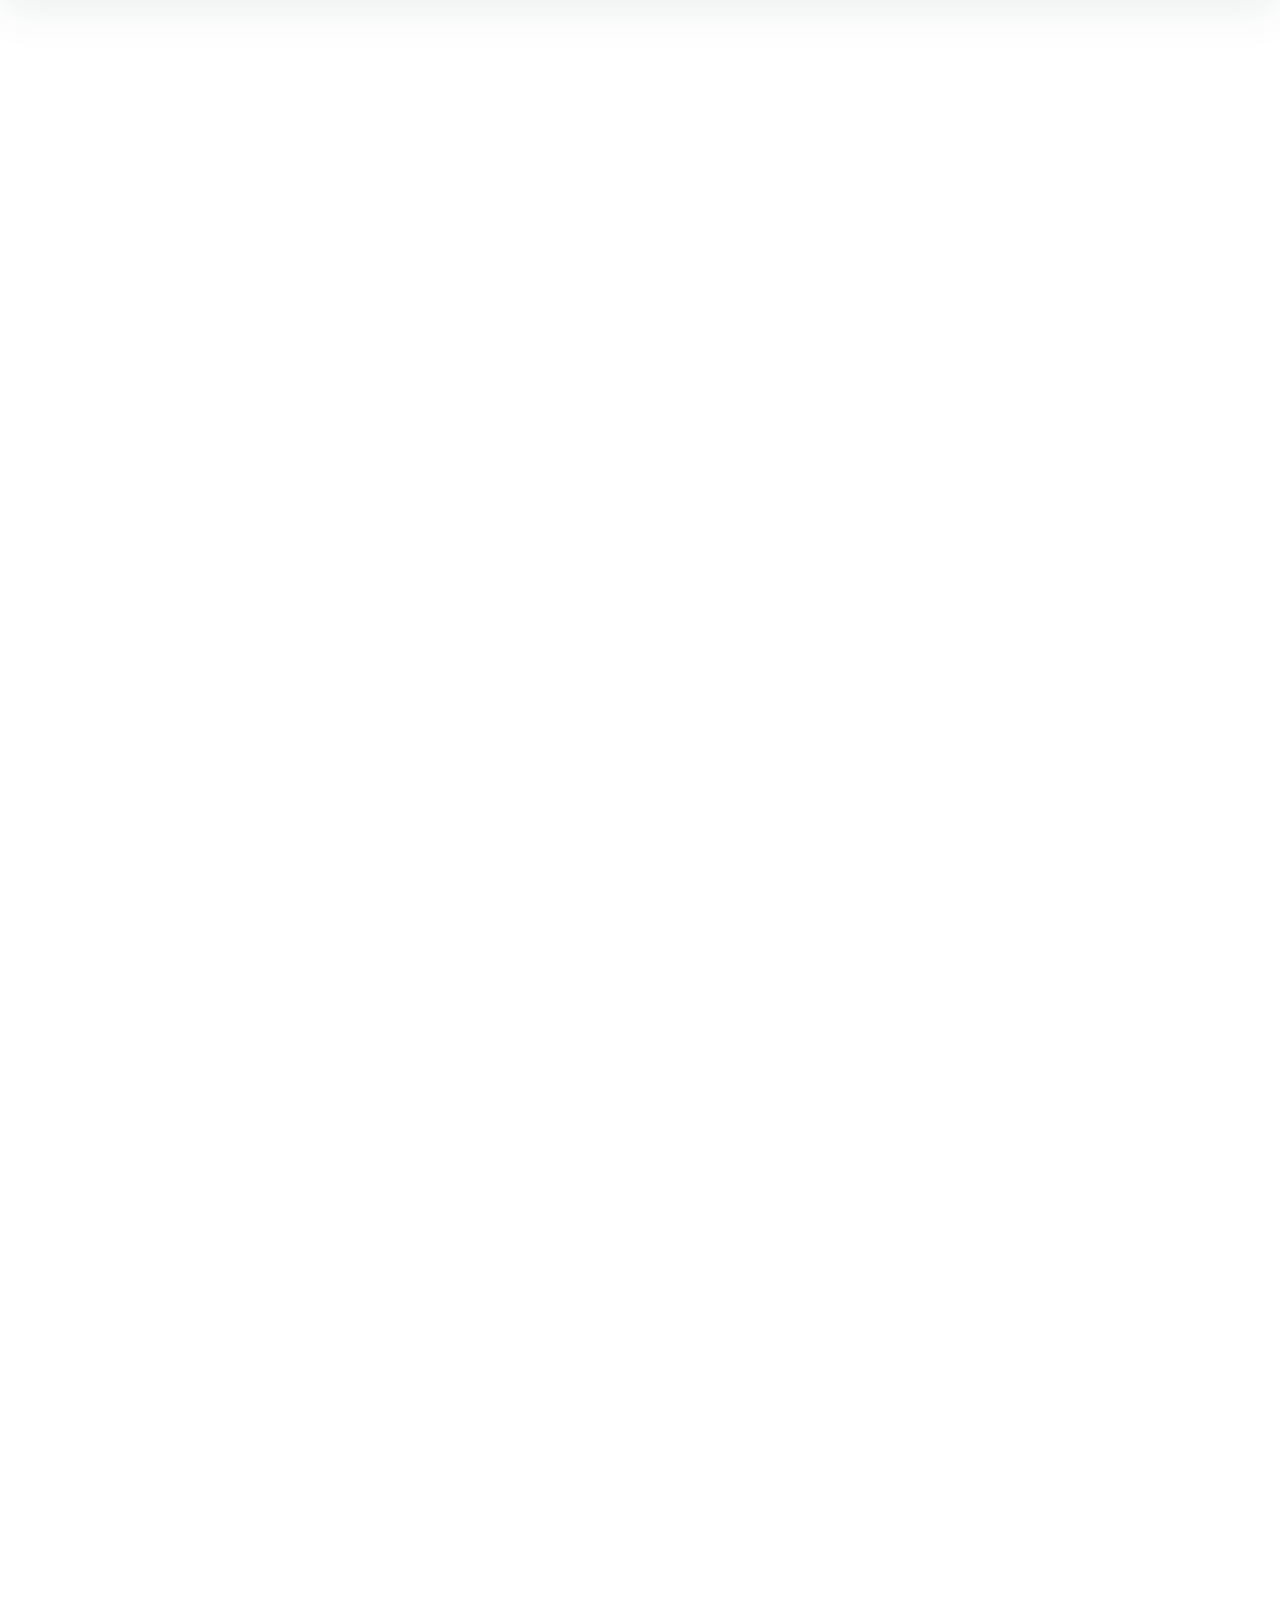
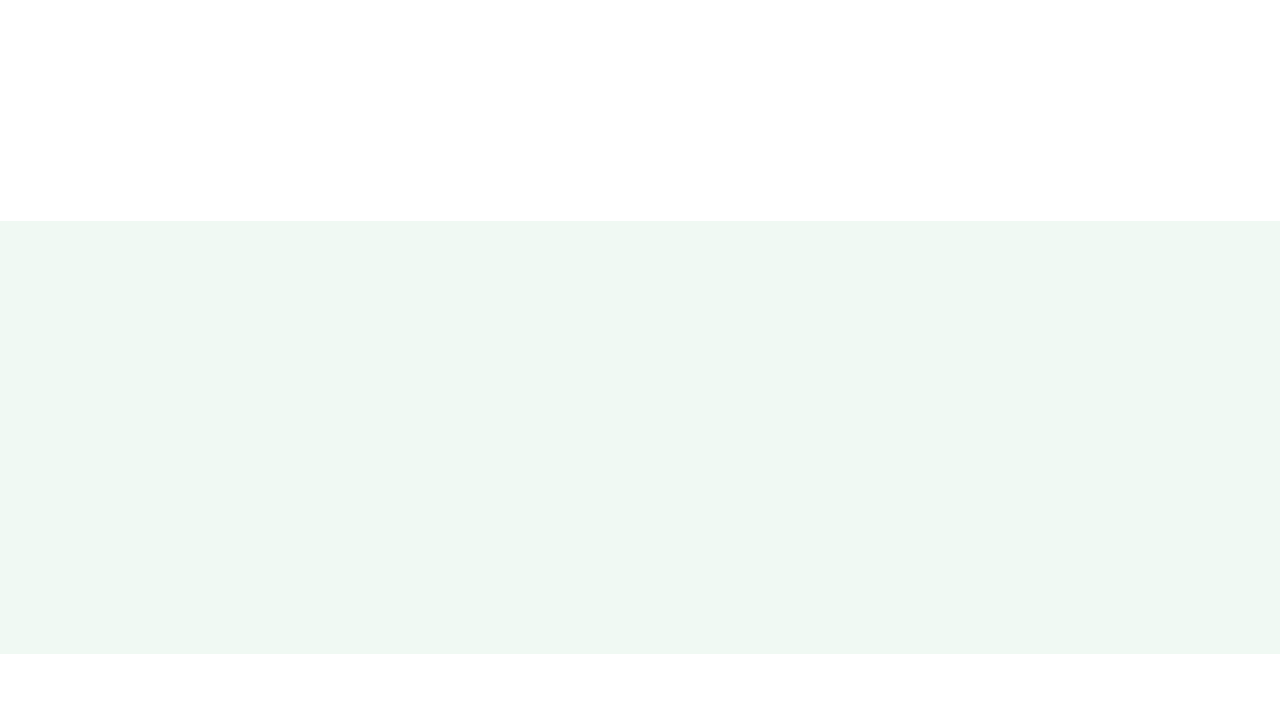
<file: contact.html>
<!doctype html>
<html lang="en">
  <head>
    <meta charset="UTF-8" />
    <meta name="viewport" content="width=device-width, initial-scale=1.0" />
    <title>AL Habbai Contracting | Dubai</title>
    <link rel="stylesheet" href="./assets/css/global.css" />
    <link rel="stylesheet" href="./assets/css/components.css" />
    <link rel="stylesheet" href="./assets/css/contact.css" />
    <!-- aos library css  -->
    <link rel="stylesheet" href="https://unpkg.com/aos@next/dist/aos.css" />

    <!-- aos script -->
    <script src="https://unpkg.com/aos@next/dist/aos.js" defer></script>

    <script src="./assets/js/main.js" defer></script>
    <script src="./assets/js/validation.js" defer></script>
  </head>

  <body>
    <!-- Nav -->
    <header class="contact__bg">
      <!-- Navigation -->
      <div class="nav__menu__wrapper" id="navbar">
        <div class="container">
          <nav>
            <a href="index.html">
              <img src="./assets/images/alhabbai-white-logo.png" alt="Logo" />
            </a>

            <div class="nav-links" id="navLinks">
              <!-- Close Icon -->
              <svg
                class="svgColor"
                onclick="hideMenu()"
                xmlns="http://www.w3.org/2000/svg"
                width="24"
                height="24"
                viewBox="0 0 24 24"
                fill="none"
                stroke="currentColor"
                stroke-width="2"
                stroke-linecap="round"
                stroke-linejoin="round"
              >
                <line x1="18" y1="6" x2="6" y2="18" />
                <line x1="6" y1="6" x2="18" y2="18" />
              </svg>

              <ul>
                <li><a href="index.html">HOME</a></li>
                <li><a href="./projects.html">Projects</a></li>
                <li><a href="./gallery.html">Gallery</a></li>
                <li><a href="./about.html">About Us</a></li>
                <li><a href="./awardsNews.html">Awards & News</a></li>
                <li><a href="./principals.html">Principals</a></li>
                <li><a href="./careers.html">Careers</a></li>
                <li><a href="./contact.html">Contact</a></li>
              </ul>
            </div>

            <!-- Menu Icon -->

            <svg
              onclick="showMenu()"
              xmlns="http://www.w3.org/2000/svg"
              width="24"
              height="24"
              viewBox="0 0 24 24"
              fill="none"
              stroke="currentColor"
              stroke-width="2"
              stroke-linecap="round"
              stroke-linejoin="round"
            >
              <line x1="3" y1="12" x2="21" y2="12" />
              <line x1="3" y1="6" x2="21" y2="6" />
              <line x1="3" y1="18" x2="21" y2="18" />
            </svg>
          </nav>
        </div>
      </div>
      <div class="explore__btn__wrapper">
        <a href="#contact-us" class="explore__btn">Contact Us</a>
      </div>
    </header>
    <!-- Nav End -->

    <!-- Contact -->
    <section id="contact-us" class="contact-section">
      <div class="contact-wrapper container">
        <!-- =====================================
         LEFT INFORMATION PANEL
    ====================================== -->
        <div class="contact-info" data-aos="fade-up">
          <div class="mail-icon">
            <svg viewBox="0 0 24 24">
              <rect x="3" y="5" width="18" height="14" rx="2"></rect>
              <path d="m3 7 9 6 9-6"></path>
            </svg>
          </div>

          <h1>Send Us a Message</h1>

          <p class="intro">
            We're here to help and answer any question you might have. We look
            forward to hearing from you.
          </p>

          <div class="green-line"></div>

          <!-- Office -->
          <div class="contact-item">
            <div class="contact-item-icon">
              <svg viewBox="0 0 24 24">
                <path d="M20 10c0 5-8 12-8 12S4 15 4 10a8 8 0 1 1 16 0Z"></path>
                <circle cx="12" cy="10" r="2.5"></circle>
              </svg>
            </div>

            <div>
              <h3>Our Office</h3>
              <p>
                Al Yasmeen Building, 2nd Floor, Office 203 Hor Al Anz, Deira,
                UAE
              </p>
            </div>
          </div>

          <!-- Phone -->
          <div class="contact-item">
            <div class="contact-item-icon">
              <svg viewBox="0 0 24 24">
                <path
                  d="M22 16.92v3a2 2 0 0 1-2.18 2
              19.79 19.79 0 0 1-8.63-3.07
              19.5 19.5 0 0 1-6-6
              19.79 19.79 0 0 1-3.07-8.67
              A2 2 0 0 1 4.11 2h3
              a2 2 0 0 1 2 1.72
              12.84 12.84 0 0 0 .7 2.81
              2 2 0 0 1-.45 2.11L8.09 9.91
              a16 16 0 0 0 6 6l1.27-1.27
              a2 2 0 0 1 2.11-.45
              12.84 12.84 0 0 0 2.81.7
              A2 2 0 0 1 22 16.92z"
                ></path>
              </svg>
            </div>

            <div>
              <h3>Call Us</h3>
              <p>+971 42628388</p>
            </div>
          </div>

          <!-- Email -->
          <div class="contact-item">
            <div class="contact-item-icon">
              <svg viewBox="0 0 24 24">
                <rect x="3" y="5" width="18" height="14" rx="2"></rect>
                <path d="m3 7 9 6 9-6"></path>
              </svg>
            </div>

            <div>
              <h3>Email Us</h3>
              <p> habbai@alhabbai.ae</p>
            </div>
          </div>

          <!-- Working Hours -->
          <div class="contact-item">
            <div class="contact-item-icon">
              <svg viewBox="0 0 24 24">
                <circle cx="12" cy="12" r="9"></circle>
                <polyline points="12 7 12 12 15 14"></polyline>
              </svg>
            </div>

            <div>
              <h3>Working Hours</h3>
              <p>Mon - Fri: 8:00 AM - 6:00 PM</p>
            </div>
          </div>
        </div>

        <!-- =====================================
         RIGHT FORM
    ====================================== -->
        <div class="contact-form" data-aos="fade-up">
          <form id="contactForm" action="contact.php" method="POST" novalidate>
            <!-- Name + Email -->
            <div class="form-row">
              <!-- Name -->
              <div class="form-group">
                <label for="name"> Name <span class="required">*</span> </label>

                <div class="input-wrapper">
                  <div class="input-icon">
                    <svg viewBox="0 0 24 24">
                      <circle cx="12" cy="8" r="3"></circle>
                      <path d="M5 20c0-3.5 3-6 7-6s7 2.5 7 6"></path>
                    </svg>
                  </div>

                  <input
                    type="text"
                    id="name"
                    name="name"
                    placeholder="Enter your full name"
                    maxlength="80"
                    autocomplete="name"
                    required
                  />
                </div>

                <small class="error-message" id="nameError"></small>
              </div>

              <!-- Email -->
              <div class="form-group">
                <label for="email">
                  Email <span class="required">*</span>
                </label>

                <div class="input-wrapper">
                  <div class="input-icon">
                    <svg viewBox="0 0 24 24">
                      <rect x="3" y="5" width="18" height="14" rx="2"></rect>
                      <path d="m3 7 9 6 9-6"></path>
                    </svg>
                  </div>

                  <input
                    type="email"
                    id="email"
                    name="email"
                    placeholder="Enter your email address"
                    maxlength="120"
                    autocomplete="email"
                    required
                  />
                </div>

                <small class="error-message" id="emailError"></small>
              </div>
            </div>

            <!-- Phone + Subject -->
            <div class="form-row">
              <!-- Phone -->
              <div class="form-group">
                <label for="phone">
                  Phone <span class="required">*</span>
                </label>

                <div class="input-wrapper">
                  <div class="input-icon">
                    <svg viewBox="0 0 24 24">
                      <path
                        d="M22 16.92v3a2 2 0 0 1-2.18 2
                    19.79 19.79 0 0 1-8.63-3.07
                    19.5 19.5 0 0 1-6-6
                    19.79 19.79 0 0 1-3.07-8.67
                    A2 2 0 0 1 4.11 2h3
                    a2 2 0 0 1 2 1.72
                    12.84 12.84 0 0 0 .7 2.81
                    2 2 0 0 1-.45 2.11L8.09 9.91
                    a16 16 0 0 0 6 6l1.27-1.27
                    a2 2 0 0 1 2.11-.45
                    12.84 12.84 0 0 0 2.81.7
                    A2 2 0 0 1 22 16.92z"
                      ></path>
                    </svg>
                  </div>

                  <input
                    type="tel"
                    id="phone"
                    name="phone"
                    placeholder="Enter your phone number"
                    maxlength="20"
                    autocomplete="tel"
                    required
                  />
                </div>

                <small class="error-message" id="phoneError"></small>
              </div>

              <!-- Subject -->
              <div class="form-group">
                <label for="subject">
                  Subject <span class="required">*</span>
                </label>

                <div class="input-wrapper">
                  <div class="input-icon">
                    <svg viewBox="0 0 24 24">
                      <path
                        d="m4 20 4.5-1 11-11
                    a2.1 2.1 0 0 0-3-3l-11 11L4 20Z"
                      ></path>
                      <path d="m14.5 6.5 3 3"></path>
                    </svg>
                  </div>

                  <input
                    type="text"
                    id="subject"
                    name="subject"
                    placeholder="Write the subject"
                    maxlength="150"
                    required
                  />
                </div>

                <small class="error-message" id="subjectError"></small>
              </div>
            </div>

            <!-- Department -->
            <div class="form-group department-group">
              <label for="department">
                Department <span class="required">*</span>
              </label>

              <div class="input-wrapper select-wrapper">
                <div class="input-icon">
                  <svg viewBox="0 0 24 24">
                    <path d="M4 21V4h16v17"></path>
                    <path d="M8 8h2"></path>
                    <path d="M14 8h2"></path>
                    <path d="M8 12h2"></path>
                    <path d="M14 12h2"></path>
                    <path d="M9 21v-4h6v4"></path>
                  </svg>
                </div>

                <select id="department" name="department" required>
                  <option value="" selected disabled>
                    Select a Department
                  </option>

                  <option value="HR">HR</option>
                  <option value="Tender">Tender</option>
                  <option value="Account">Account</option>
                  <option value="General">General</option>
                </select>
              </div>

              <small class="error-message" id="departmentError"></small>
            </div>

            <!-- Message -->
            <div class="form-group message-group">
              <label for="message">
                Message <span class="required">*</span>
              </label>

              <div class="textarea-wrapper">
                <div class="input-icon textarea-icon">
                  <svg viewBox="0 0 24 24">
                    <path
                      d="M21 11.5a8.38 8.38 0 0 1-9
                  8.5 9.4 9.4 0 0 1-4-.9L3 21l1.9-4
                  A8.38 8.38 0 0 1 3 11.5
                  8.38 8.38 0 0 1 12 3
                  a8.38 8.38 0 0 1 9 8.5Z"
                    ></path>
                  </svg>
                </div>

                <textarea
                  id="message"
                  name="message"
                  minlength="10"
                  maxlength="1000"
                  placeholder="Type your message here..."
                  required
                ></textarea>

                <span class="character-count">
                  <span id="charCount">0</span>/1000
                </span>
              </div>

              <small class="error-message" id="messageError"></small>
            </div>

            <!-- Submit -->
            <button type="submit" class="submit-btn" id="submitBtn">
              <svg viewBox="0 0 24 24">
                <path d="m22 2-7 20-4-9-9-4Z"></path>
                <path d="M22 2 11 13"></path>
              </svg>

              <span>Submit Message</span>
            </button>
          </form>
        </div>
      </div>
    </section>

    <!-- map -->
    <section class="contact-map-section">
      <div class="contact-map-header">
        <span class="map-eyebrow" data-aos="fade-down">FIND US</span>
        <h2 data-aos="fade-down">Visit Our <span>Office</span></h2>
        <p data-aos="fade-down">
          Find us at our office in Hor Al Anz, Deira, Dubai.
        </p>
      </div>

      <div class="modern-map-wrapper container" data-aos="fade-up">
        <!-- Google Map -->
        <iframe
          src="https://www.google.com/maps?q=Salah%20Al%20Din%20St%20-%20Hor%20Al%20Anz%20-%20Deira%20-%20Dubai%20-%20United%20Arab%20Emirates&output=embed"
          width="100%"
          height="500"
          style="border: 0"
          allowfullscreen=""
          loading="lazy"
          referrerpolicy="no-referrer-when-downgrade"
        >
        </iframe>
      </div>
    </section>

    <div class="container">
      <h2
        class="page__title__text page__title__text__space"
        data-aos="fade-down"
      >
        SUBCONTRACTOR / SUPPLIER REGISTRATION
      </h2>
    </div>
    <!-- contact -->
    <main class="registration-page" data-aos="fade-up">
      <div class="registration-card">
        <!-- ================= FORM ================= -->
        <form class="registration-form">
          <!-- Activity -->
          <div class="activity-section conatiner">
            <div class="section-heading">
              <h2>Activity</h2>
              <span></span>
            </div>

            <div class="activity-options">
              <label class="activity-card active">
                <input type="radio" name="activity" value="supplier" checked />
                <span class="custom-radio"></span>
                <span>Supplier</span>
              </label>

              <label class="activity-card">
                <input type="radio" name="activity" value="subcontractor" />
                <span class="custom-radio"></span>
                <i class="ri-team-line"></i>
                <span>Sub Contractor</span>
              </label>
            </div>
          </div>

          <!-- ================= FORM GRID ================= -->
          <div class="form-grid">
            <!-- Company -->
            <div class="form-group">
              <label>
                Name of Company
                <span>*</span>
              </label>
              <div class="input-box">
                <input type="text" placeholder="Enter company name" required />
              </div>
            </div>

            <!-- Type of Works -->
            <div class="form-group">
              <label>
                Type of Works
                <span>*</span>
              </label>

              <div class="input-box">
                <input type="text" placeholder="Enter type of works" required />
              </div>
            </div>

            <!-- Trade License -->
            <div class="form-group">
              <label>
                Trade License No.
                <span>*</span>
              </label>

              <div class="input-box">
                <input
                  type="text"
                  placeholder="Enter trade license no."
                  required
                />
              </div>
            </div>

            <!-- Issuing Authority -->
            <div class="form-group">
              <label>
                Issuing Authority
                <span>*</span>
              </label>

              <div class="input-box">
                <input
                  type="text"
                  placeholder="Enter issuing authority"
                  required
                />
              </div>
            </div>

            <!-- Address -->
            <div class="form-group address-field">
              <label>
                Address
                <span>*</span>
              </label>

              <div class="input-box">
                <input
                  type="text"
                  placeholder="Enter complete address"
                  required
                />
              </div>
            </div>

            <!-- Emirates -->
            <div class="form-group">
              <label>
                Emirates
                <span>*</span>
              </label>

              <div class="input-box select-box">
                <select required>
                  <option value="">Select Emirates</option>
                  <option>Dubai</option>
                  <option>Abu Dhabi</option>
                  <option>Sharjah</option>
                  <option>Ajman</option>
                  <option>Umm Al Quwain</option>
                  <option>Ras Al Khaimah</option>
                  <option>Fujairah</option>
                </select>

                <i class="ri-arrow-down-s-line arrow"></i>
              </div>
            </div>

            <!-- Telephone -->
            <div class="form-group">
              <label>
                Telephone
                <span>*</span>
              </label>

              <div class="input-box">
                <input
                  type="tel"
                  placeholder="Enter telephone number"
                  required
                />
              </div>
            </div>

            <!-- Fax -->
            <div class="form-group">
              <label>Fax</label>

              <div class="input-box">
                <input type="text" placeholder="Enter fax number" required />
              </div>
            </div>

            <!-- Email -->
            <div class="form-group">
              <label>
                Email
                <span>*</span>
              </label>

              <div class="input-box">
                <input
                  type="email"
                  placeholder="Enter email address"
                  required
                />
              </div>
            </div>

            <!-- Website -->
            <div class="form-group">
              <label>Website</label>

              <div class="input-box">
                <input type="url" placeholder="Enter website" required />
              </div>
            </div>

            <!-- Contact Person -->
            <div class="form-group">
              <label>
                Contact Person
                <span>*</span>
              </label>

              <div class="input-box">
                <input
                  type="text"
                  placeholder="Enter contact person name"
                  required
                />
              </div>
            </div>

            <!-- Designation -->
            <div class="form-group">
              <label>Designation</label>

              <div class="input-box">
                <input type="text" placeholder="Enter designation" required />
              </div>
            </div>

            <!-- Mobile -->
            <div class="form-group">
              <label>
                Mobile Number
                <span>*</span>
              </label>

              <div class="input-box">
                <input type="tel" placeholder="Enter mobile number" required />
              </div>
            </div>
          </div>
          <!-- ================= FOOTER ================= -->
          <div class="form-footer">
            <button type="submit" class="submit-btn">Submit</button>
            <div class="security-info">
              <div class="security-icon">
                <svg
                  xmlns="http://www.w3.org/2000/svg"
                  width="24"
                  height="24"
                  viewBox="0 0 24 24"
                  fill="none"
                  stroke="currentColor"
                  stroke-width="2"
                  stroke-linecap="round"
                  stroke-linejoin="round"
                >
                  <path d="M19.69 14a6.9 6.9 0 0 0 .31-2V5l-8-3-3.16 1.18" />
                  <path
                    d="M4.73 4.73L4 5v7c0 6 8 10 8 10a20.29 20.29 0 0 0 5.62-4.38"
                  />
                  <line x1="1" y1="1" x2="23" y2="23" />
                </svg>
              </div>
              <div>
                <strong>Your information is secure with us</strong>
                <p>We respect your privacy and protect your data</p>
              </div>
            </div>
          </div>
        </form>
      </div>
    </main>

    <!-- Gmail -->
    <a
      href="https://mail.google.com/mail/?view=cm&fs=1&to=ahmadfaizanweb@gmail.com"
      target="_blank"
      rel="noopener noreferrer"
      class="floating-mail"
    >
      <svg
        xmlns="http://www.w3.org/2000/svg"
        width="24"
        height="24"
        viewBox="0 0 24 24"
        fill="none"
        stroke="currentColor"
        stroke-width="2"
        stroke-linecap="round"
        stroke-linejoin="round"
      >
        <path
          d="M4 4h16c1.1 0 2 .9 2 2v12c0 1.1-.9 2-2 2H4c-1.1 0-2-.9-2-2V6c0-1.1.9-2 2-2z"
        />
        <polyline points="22,6 12,13 2,6" />
      </svg>
    </a>

    <!-- scroll button -->
    <button class="scroll-top" id="scrollTopBtn" aria-label="Scroll to top">
      <svg class="progress-ring" viewBox="0 0 50 50">
        <circle class="progress-ring-bg" cx="25" cy="25" r="21" />

        <circle
          class="progress-ring-progress"
          id="progressRing"
          cx="25"
          cy="25"
          r="21"
        />
      </svg>

      <span class="scroll-arrow">
        <svg
          xmlns="http://www.w3.org/2000/svg"
          width="24"
          height="30"
          viewBox="0 0 24 24"
          fill="none"
          stroke="currentColor"
          stroke-width="2"
          stroke-linecap="round"
          stroke-linejoin="round"
        >
          <line x1="12" y1="19" x2="12" y2="5" />
          <polyline points="5 12 12 5 19 12" />
        </svg>
      </span>
    </button>

    <!-- Footer Section -->
    <footer>
      <div class="container">
        <div class="footer__wrapper" data-aos="fade-up">
          <div class="footer__col1">
            <div class="footer__logo">
              <img
                src="./assets/images/alhabbai-dark-logo.png"
                alt="AL Habbai Contracting"
              />
            </div>
            <p class="footer__desc">
              Al Habbai is a progressively private owned company was established
              in Dubai since 1993 by Al Habbai Family and represented by
              <i>CEO Mr. Ali Al Habbai.</i>
            </p>
            <div class="footer__socials">
              <h4 class="footer__socials__title">Follow us</h4>
              <ol class="footer__socials__list">
                <li>
                  <a href="#">
                    <svg
                      xmlns="http://www.w3.org/2000/svg"
                      width="24"
                      height="24"
                      viewBox="0 0 24 24"
                      fill="none"
                      stroke="currentColor"
                      stroke-width="1"
                      stroke-linecap="round"
                      stroke-linejoin="round"
                      class="feather feather-facebook"
                    >
                      <path
                        d="M18 2h-3a5 5 0 0 0-5 5v3H7v4h3v8h4v-8h3l1-4h-4V7a1 1 0 0 1 1-1h3z"
                      />
                    </svg>
                  </a>
                </li>

                <li>
                  <a href="#">
                    <svg
                      xmlns="http://www.w3.org/2000/svg"
                      width="24"
                      height="24"
                      viewBox="0 0 24 24"
                      fill="none"
                      stroke="currentColor"
                      stroke-width="1"
                      stroke-linecap="round"
                      stroke-linejoin="round"
                    >
                      <path
                        d="M16 8a6 6 0 0 1 6 6v7h-4v-7a2 2 0 0 0-2-2 2 2 0 0 0-2 2v7h-4v-7a6 6 0 0 1 6-6z"
                      />
                      <rect x="2" y="9" width="4" height="12" />
                      <circle cx="4" cy="4" r="2" />
                    </svg>
                  </a>
                </li>

                <li>
                  <a href="#">
                    <svg
                      xmlns="http://www.w3.org/2000/svg"
                      width="24"
                      height="24"
                      viewBox="0 0 24 24"
                      fill="none"
                      stroke="currentColor"
                      stroke-width="1"
                      stroke-linecap="round"
                      stroke-linejoin="round"
                    >
                      <rect x="2" y="2" width="20" height="20" rx="5" ry="5" />
                      <path
                        d="M16 11.37A4 4 0 1 1 12.63 8 4 4 0 0 1 16 11.37z"
                      />
                      <line x1="17.5" y1="6.5" x2="17.51" y2="6.5" />
                    </svg>
                  </a>
                </li>

                <li>
                  <a href="#">
                    <svg
                      xmlns="http://www.w3.org/2000/svg"
                      width="24"
                      height="24"
                      viewBox="0 0 24 24"
                      fill="none"
                      stroke="currentColor"
                      stroke-width="1"
                      stroke-linecap="round"
                      stroke-linejoin="round"
                    >
                      <path
                        d="M22.54 6.42a2.78 2.78 0 0 0-1.94-2C18.88 4 12 4 12 4s-6.88 0-8.6.46a2.78 2.78 0 0 0-1.94 2A29 29 0 0 0 1 11.75a29 29 0 0 0 .46 5.33A2.78 2.78 0 0 0 3.4 19c1.72.46 8.6.46 8.6.46s6.88 0 8.6-.46a2.78 2.78 0 0 0 1.94-2 29 29 0 0 0 .46-5.25 29 29 0 0 0-.46-5.33z"
                      />
                      <polygon
                        points="9.75 15.02 15.5 11.75 9.75 8.48 9.75 15.02"
                      />
                    </svg>
                  </a>
                </li>

                <li>
                  <a href="#">
                    <svg
                      xmlns="http://www.w3.org/2000/svg"
                      width="24"
                      height="24"
                      viewBox="0 0 24 24"
                      fill="none"
                      stroke="currentColor"
                      stroke-width="1"
                      stroke-linecap="round"
                      stroke-linejoin="round"
                      class="feather feather-twitter"
                    >
                      <path
                        d="M23 3a10.9 10.9 0 0 1-3.14 1.53 4.48 4.48 0 0 0-7.86 3v1A10.66 10.66 0 0 1 3 4s-4 9 5 13a11.64 11.64 0 0 1-7 2c9 5 20 0 20-11.5a4.5 4.5 0 0 0-.08-.83A7.72 7.72 0 0 0 23 3z"
                      />
                    </svg>
                  </a>
                </li>
              </ol>
            </div>
          </div>
          <div class="footer__col2">
            <h3 class="footer__text__title">Quick Links</h3>
            <ol class="footer__text">
              <li><a href="index.html">HOME</a></li>
              <li><a href="./projects.html">Projects</a></li>
              <li><a href="./gallery.html">Gallery</a></li>
              <li><a href="./about.html">About Us</a></li>
              <li><a href="./awardsNews.html">Awards & News</a></li>
              <li><a href="./principals.html">Principals</a></li>
              <li><a href="./careers.html">Careers</a></li>
              <li><a href="./contact.html">Contact</a></li>
            </ol>
          </div>
          <div class="footer__col3">
            <h3 class="footer__text__title">Staff Links</h3>
            <ol class="footer__text">
              <li>
                <a href="https://login.microsoftonline.com/" target="_blank"
                  >Staff Login</a
                >
              </li>
              <li>
                <a
                  href="http://alhabbai.fortiddns.com:6060/Dotapps/DotappsWS/Default.aspx"
                  target="_blank"
                  >Attendance</a
                >
              </li>
              <li>
                <a
                  href="https://dms.alhabbai.app:444/dms/#/login"
                  target="_blank"
                  >DMS</a
                >
              </li>
              <li>
                <a href="https://ezbuz.alhabbai.net/" target="_blank"
                  >Al Habbai – ERP</a
                >
              </li>
            </ol>
          </div>
          <div class="footer__col4">
            <h3 class="footer__text__title">Contact</h3>
            <ol class="footer__text">
              <li class="footer__img__info_wrapper">
                <svg
                  xmlns="http://www.w3.org/2000/svg"
                  width="20"
                  height="20"
                  viewBox="0 0 24 24"
                  fill="none"
                  stroke="currentColor"
                  stroke-width="2"
                  stroke-linecap="round"
                  stroke-linejoin="round"
                >
                  <path
                    d="M4 4h16c1.1 0 2 .9 2 2v12c0 1.1-.9 2-2 2H4c-1.1 0-2-.9-2-2V6c0-1.1.9-2 2-2z"
                  />
                  <polyline points="22,6 12,13 2,6" />
                </svg>
                <a href="#"> habbai@alhabbai.ae</a>
              </li>
              <li class="footer__img__info_wrapper">
                <svg
                  xmlns="http://www.w3.org/2000/svg"
                  width="20"
                  height="20"
                  viewBox="0 0 24 24"
                  fill="none"
                  stroke="currentColor"
                  stroke-width="2"
                  stroke-linecap="round"
                  stroke-linejoin="round"
                >
                  <path
                    d="M22 16.92v3a2 2 0 0 1-2.18 2 19.79 19.79 0 0 1-8.63-3.07 19.5 19.5 0 0 1-6-6 19.79 19.79 0 0 1-3.07-8.67A2 2 0 0 1 4.11 2h3a2 2 0 0 1 2 1.72 12.84 12.84 0 0 0 .7 2.81 2 2 0 0 1-.45 2.11L8.09 9.91a16 16 0 0 0 6 6l1.27-1.27a2 2 0 0 1 2.11-.45 12.84 12.84 0 0 0 2.81.7A2 2 0 0 1 22 16.92z"
                  />
                </svg>
                <a href="#">Tel : +97142628388</a>
              </li>
              <li class="footer__img__info_wrapper">
                <svg
                  xmlns="http://www.w3.org/2000/svg"
                  width="20"
                  height="20"
                  viewBox="0 0 24 24"
                  fill="none"
                  stroke="currentColor"
                  stroke-width="2"
                  stroke-linecap="round"
                  stroke-linejoin="round"
                >
                  <path d="M20 21v-2a4 4 0 0 0-4-4H8a4 4 0 0 0-4 4v2" />
                  <circle cx="12" cy="7" r="4" />
                </svg>
                <a href="#">Fax : +97142627789</a>
              </li>

              <li class="footer__img__info_wrapper">
                <svg
                  xmlns="http://www.w3.org/2000/svg"
                  width="20"
                  height="20"
                  viewBox="0 0 24 24"
                  fill="none"
                  stroke="currentColor"
                  stroke-width="2"
                  stroke-linecap="round"
                  stroke-linejoin="round"
                >
                  <path d="M21 10c0 7-9 13-9 13s-9-6-9-13a9 9 0 0 1 18 0z" />
                  <circle cx="12" cy="10" r="3" />
                </svg>
                <a href="#">P.O Box 21313, Dubai – UAE</a>
              </li>
            </ol>
          </div>
        </div>
      </div>
    </footer>
    <!-- Footer Section End -->
  </body>
</html>
</file>
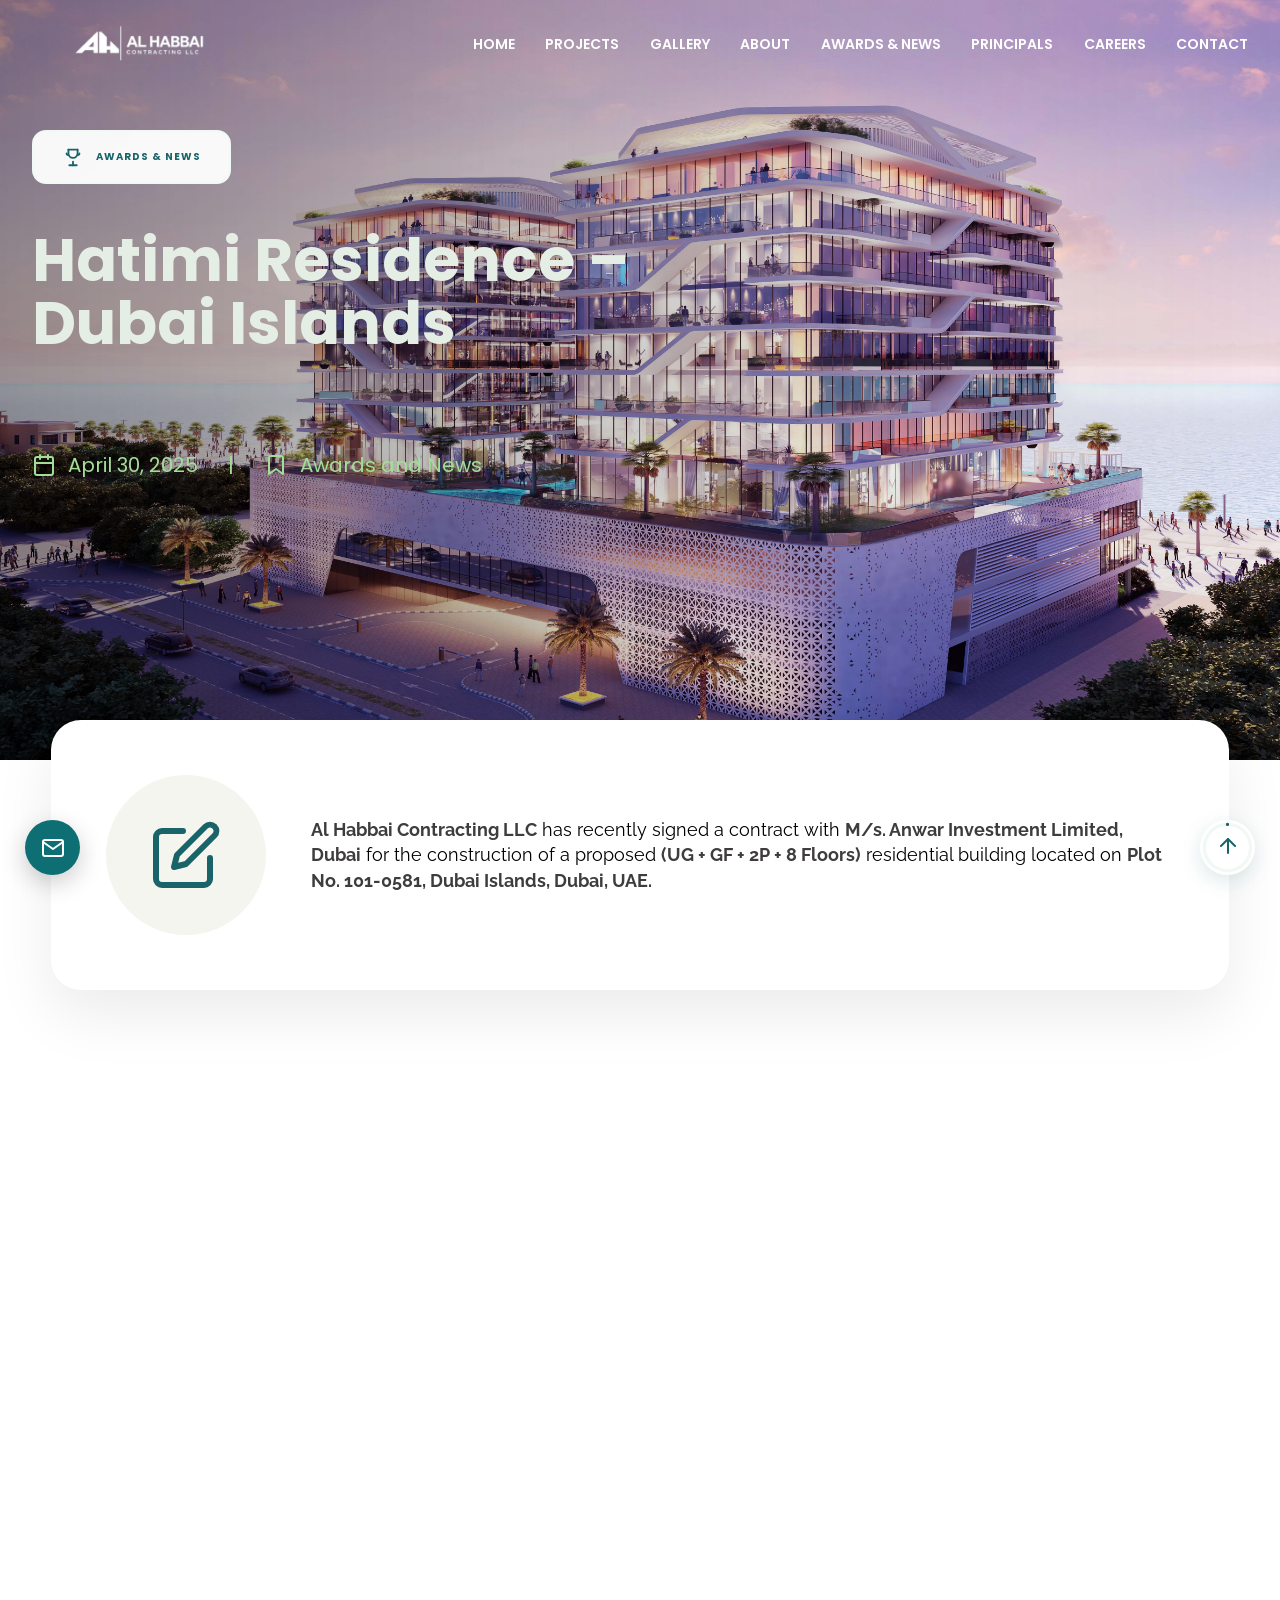
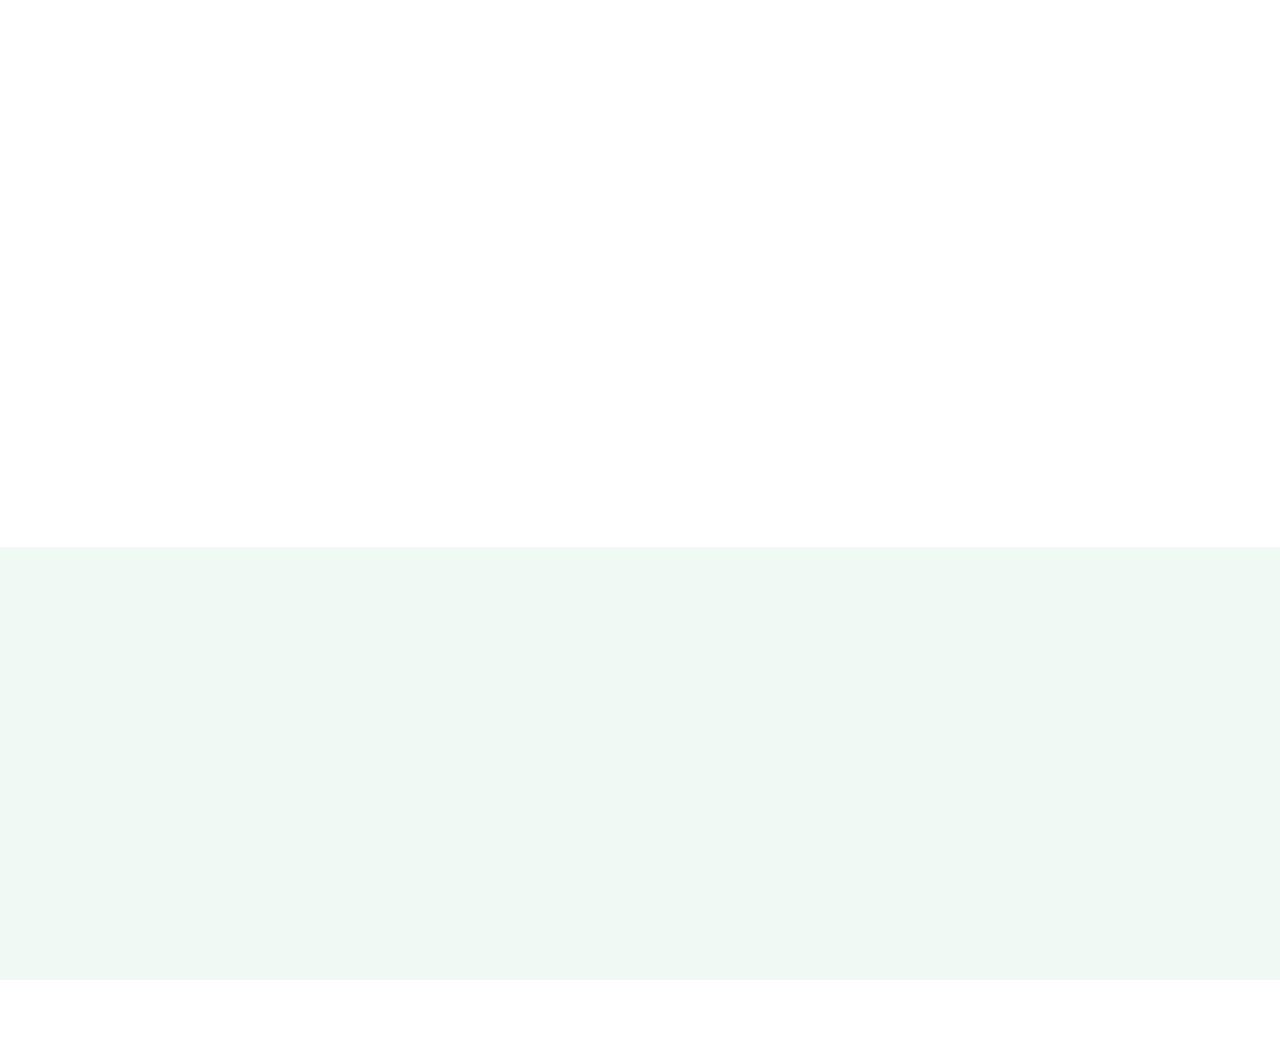
<file: hatimi-residence.html>
<!doctype html>
<html lang="en">
  <head>
    <meta charset="UTF-8" />
    <meta name="viewport" content="width=device-width, initial-scale=1.0" />
    <title>AL Habbai Contracting | Dubai</title>
    <link rel="stylesheet" href="./assets/css/global.css" />
    <link rel="stylesheet" href="./assets/css/components.css" />
    <link rel="stylesheet" href="./assets/css/newsDetails.css" />

    <!-- aos library css  -->
    <link rel="stylesheet" href="https://unpkg.com/aos@next/dist/aos.css" />

    <!-- aos script -->
    <script src="https://unpkg.com/aos@next/dist/aos.js" defer></script>

    <script src="./assets/js/main.js" defer></script>
  </head>

  <body>
    <!-- Nav -->
    <header class="hatim__wrapper">
     

      <!-- Navigation -->
      <div class="nav__menu__wrapper" id="navbar">
        <div class="container">
          <nav>
            <a href="index.html">
              <img src="./assets/images/alhabbai-dark-logo.png" alt="Logo" />
            </a>

            <div class="nav-links" id="navLinks">
              <!-- Close Icon -->
              <svg
                class="svgColor"
                onclick="hideMenu()"
                xmlns="http://www.w3.org/2000/svg"
                width="24"
                height="24"
                viewBox="0 0 24 24"
                fill="none"
                stroke="currentColor"
                stroke-width="2"
                stroke-linecap="round"
                stroke-linejoin="round"
              >
                <line x1="18" y1="6" x2="6" y2="18" />
                <line x1="6" y1="6" x2="18" y2="18" />
              </svg>

              <ul>
                <li><a href="index.html">HOME</a></li>
                <li><a href="./projects.html">Projects</a></li>
                <li><a href="./gallery.html">Gallery</a></li>
                <li><a href="./about.html">About</a></li>
                <li><a href="./awardsNews.html">Awards & News</a></li>
                <li><a href="./principals.html">Principals</a></li>
                <li><a href="./careers.html">Careers</a></li>
                <li><a href="./contact.html">Contact</a></li>
              </ul>
            </div>

            <!-- Menu Icon -->

            <svg
              onclick="showMenu()"
              xmlns="http://www.w3.org/2000/svg"
              width="24"
              height="24"
              viewBox="0 0 24 24"
              fill="none"
              stroke="currentColor"
              stroke-width="2"
              stroke-linecap="round"
              stroke-linejoin="round"
            >
              <line x1="3" y1="12" x2="21" y2="12" />
              <line x1="3" y1="6" x2="21" y2="6" />
              <line x1="3" y1="18" x2="21" y2="18" />
            </svg>
          </nav>
        </div>
      </div>
    </header>
    <!-- Nav End -->

    <!-- project details -->
    <section class="project-hero">
      <div class="hero-image">
        <img src="../assets/images/hatimi-news1.jpg" alt=""  data-aos="zoom-in">
      </div>
      <div class="hero-overlay"></div>

      <div class="container">
        <div class="hero-content">
          <div class="badge" data-aos="fade-down">
            <svg
            
              xmlns="http://www.w3.org/2000/svg"
              width="20"
              height="20"
              viewBox="0 0 24 24"
              fill="none"
              stroke="currentColor"
              stroke-width="2"
              stroke-linecap="round"
              stroke-linejoin="round"
            >
              <path d="M8 21h8" />
              <path d="M12 17v4" />
              <path d="M7 4h10" />
              <path d="M17 4v4a5 5 0 0 1-10 0V4" />
              <path d="M5 8a2 2 0 0 0 2 2" />
              <path d="M19 8a2 2 0 0 1-2 2" />
            </svg>

            <span>Awards & News</span>
          </div>

          <h1 data-aos="fade-down">
            Hatimi Residence – <br />
            Dubai Islands
          </h1>

          <div class="line"></div>

          <div class="hero-meta" data-aos="fade-up">
            <div>
              <svg
                xmlns="http://www.w3.org/2000/svg"
                width="24"
                height="24"
                viewBox="0 0 24 24"
                fill="none"
                stroke="currentColor"
                stroke-width="2"
                stroke-linecap="round"
                stroke-linejoin="round"
              >
                <rect x="3" y="4" width="18" height="18" rx="2" ry="2" />
                <line x1="16" y1="2" x2="16" y2="6" />
                <line x1="8" y1="2" x2="8" y2="6" />
                <line x1="3" y1="10" x2="21" y2="10" />
              </svg>
              April 30, 2025
            </div>

            <span>|</span>

            <div>
              <svg
                xmlns="http://www.w3.org/2000/svg"
                width="24"
                height="24"
                viewBox="0 0 24 24"
                fill="none"
                stroke="currentColor"
                stroke-width="2"
                stroke-linecap="round"
                stroke-linejoin="round"
              >
                <path d="M19 21l-7-5-7 5V5a2 2 0 0 1 2-2h10a2 2 0 0 1 2 2z" />
              </svg>
              Awards and News
            </div>
          </div>
        </div>
      </div>
    </section>

    <section class="announcement" data-aos="fade-up">
      <div class="announcement-card">
        <div class="announcement-icon">
          <svg
            width="24"
            height="24"
            viewBox="0 0 24 24"
            xmlns="http://www.w3.org/2000/svg"
            fill="none"
            stroke="currentColor"
            stroke-width="2"
            stroke-linecap="round"
            stroke-linejoin="round"
          >
            <path
              d="M11 4H4a2 2 0 0 0-2 2v14a2 2 0 0 0 2 2h14a2 2 0 0 0 2-2v-7"
            />
            <path d="M18.5 2.5a2.121 2.121 0 0 1 3 3L12 15l-4 1 1-4 9.5-9.5z" />
          </svg>
        </div>

        <div class="announcement-content">
          <p>
            <strong>Al Habbai Contracting LLC</strong>
            has recently signed a contract with
            <strong>M/s. Anwar Investment Limited, Dubai</strong>
            for the construction of a proposed
            <strong>(UG + GF + 2P + 8 Floors)</strong>
            residential building located on
            <strong>Plot No. 101-0581, Dubai Islands, Dubai, UAE.</strong>
          </p>
        </div>
      </div>
    </section>

    <!-- Project Info -->
    <section class="project-info" data-aos="fade-up">
      <div class="container">
        <div class="project-info__wrapper">
          <!-- Item 1 -->
          <div class="project-info__item">
            <div class="project-info__icon">
              <!-- Map Pin -->
              <svg
                xmlns="http://www.w3.org/2000/svg"
                width="34"
                height="34"
                viewBox="0 0 24 24"
                fill="none"
                stroke="currentColor"
                stroke-width="2"
                stroke-linecap="round"
                stroke-linejoin="round"
              >
                <path d="M21 10c0 7-9 13-9 13S3 17 3 10a9 9 0 1 1 18 0z" />
                <circle cx="12" cy="10" r="3" />
              </svg>
            </div>

            <div class="project-info__content">
              <span>Location</span>
              <h4>Dubai Islands, Dubai, UAE</h4>
            </div>
          </div>

          <!-- Item 2 -->
          <div class="project-info__item">
            <div class="project-info__icon">
              <!-- Building -->
              <svg
                xmlns="http://www.w3.org/2000/svg"
                width="34"
                height="34"
                viewBox="0 0 24 24"
                fill="none"
                stroke="currentColor"
                stroke-width="2"
                stroke-linecap="round"
                stroke-linejoin="round"
              >
                <rect x="4" y="2" width="16" height="20" rx="2" />
                <path d="M9 22v-4h6v4" />
                <path d="M8 6h.01" />
                <path d="M12 6h.01" />
                <path d="M16 6h.01" />
                <path d="M8 10h.01" />
                <path d="M12 10h.01" />
                <path d="M16 10h.01" />
                <path d="M8 14h.01" />
                <path d="M12 14h.01" />
                <path d="M16 14h.01" />
              </svg>
            </div>

            <div class="project-info__content">
              <span>Development By</span>
              <h4>Nakheel</h4>
            </div>
          </div>

          <!-- Item 3 -->
          <div class="project-info__item">
            <div class="project-info__icon">
              <!-- Handshake -->
              <svg
                xmlns="http://www.w3.org/2000/svg"
                width="34"
                height="34"
                viewBox="0 0 24 24"
                fill="none"
                stroke="currentColor"
                stroke-width="2"
                stroke-linecap="round"
                stroke-linejoin="round"
              >
                <path d="M11 12l2 2a2 2 0 0 0 3-3l-2-2" />
                <path d="M5 12l4-4a2 2 0 0 1 3 0l1 1" />
                <path d="M18 8l1-1a2 2 0 0 1 3 3l-4 4" />
                <path d="M2 15l4 4" />
                <path d="M22 9l-4-4" />
                <path d="M7 20l5-5" />
              </svg>
            </div>

            <div class="project-info__content">
              <span>Investor</span>
              <h4>M/s. Anwar Investment Limited, Dubai</h4>
            </div>
          </div>
        </div>
      </div>
    </section>

    <!-- Project about -->
    <section class="project-about" data-aos="fade-up">
      <div class="container">
        <div class="project-about__wrapper">
          <!-- Left Content -->
          <div class="project-about__content">
            <div class="project-about__heading">
              <span></span>

              <p>
                The project is situated within Dubai Islands, a major coastal
                development by Nakheel, the renowned developer behind Palm
                Jumeirah and The World Islands. Dubai Islands form part of the
                city's strategic initiative to expand its coastline and enhance
                its tourism and real estate offerings.
              </p>
            </div>

            <p class="project-about__text">
              The Islands will include cultural sites, entertainment hubs, and
              family-friendly facilities.
            </p>
          </div>

          <!-- Right Image -->

          <div class="project-about__image">
            <img src="../assets/images/p-208.jpg" alt="Dubai Islands" />
          </div>
        </div>
      </div>
    </section>

    <!-- project feature -->
    <section class="project-features" data-aos="fade-up">
      <div class="container">
        <div class="project-features__wrapper">
          <!-- Heading -->

          <div class="project-features__heading">
            <span></span>

            <h2>
              The project
              <br />
              including with
            </h2>
          </div>

          <!-- Item -->

          <div class="project-features__item">
            <div class="project-features__icon">
              <!-- Bed -->

              <svg
                xmlns="http://www.w3.org/2000/svg"
                width="42"
                height="42"
                viewBox="0 0 24 24"
                fill="none"
                stroke="currentColor"
                stroke-width="2"
                stroke-linecap="round"
                stroke-linejoin="round"
              >
                <path d="M2 10V6a2 2 0 0 1 2-2h16a2 2 0 0 1 2 2v4" />
                <path d="M2 18v-4h20v4" />
                <path d="M4 22v-4" />
                <path d="M20 22v-4" />
                <path d="M6 10V7h5v3" />
                <path d="M13 10V7h5v3" />
              </svg>
            </div>

            <h4>
              One, Two & Three
              <br />
              Bedroom Apartment
            </h4>
          </div>

          <!-- Item -->

          <div class="project-features__item">
            <div class="project-features__icon">
              <!-- Settings -->

              <svg
                xmlns="http://www.w3.org/2000/svg"
                width="42"
                height="42"
                viewBox="0 0 24 24"
                fill="none"
                stroke="currentColor"
                stroke-width="2"
                stroke-linecap="round"
                stroke-linejoin="round"
              >
                <circle cx="12" cy="12" r="3" />
                <path
                  d="M19.4 15a1.6 1.6 0 0 0 .3 1.7l.1.1a2 2 0 1 1-2.8 2.8l-.1-.1a1.6 1.6 0 0 0-1.7-.3 1.6 1.6 0 0 0-1 1.5V21a2 2 0 1 1-4 0v-.2a1.6 1.6 0 0 0-1-1.5 1.6 1.6 0 0 0-1.7.3l-.1.1a2 2 0 1 1-2.8-2.8l.1-.1a1.6 1.6 0 0 0 .3-1.7 1.6 1.6 0 0 0-1.5-1H3a2 2 0 1 1 0-4h.2a1.6 1.6 0 0 0 1.5-1 1.6 1.6 0 0 0-.3-1.7l-.1-.1a2 2 0 1 1 2.8-2.8l.1.1a1.6 1.6 0 0 0 1.7.3H9A1.6 1.6 0 0 0 10 3.2V3a2 2 0 1 1 4 0v.2a1.6 1.6 0 0 0 1 1.5h.1a1.6 1.6 0 0 0 1.7-.3l.1-.1a2 2 0 1 1 2.8 2.8l-.1.1a1.6 1.6 0 0 0-.3 1.7V9a1.6 1.6 0 0 0 1.5 1H21a2 2 0 1 1 0 4h-.2a1.6 1.6 0 0 0-1.4 1z"
                />
              </svg>
            </div>

            <h4>
              One
              <br />
              Mechanical Floor
            </h4>
          </div>

          <!-- Item -->

          <div class="project-features__item">
            <div class="project-features__icon">
              <!-- Waves -->

              <svg
                xmlns="http://www.w3.org/2000/svg"
                width="42"
                height="42"
                viewBox="0 0 24 24"
                fill="none"
                stroke="currentColor"
                stroke-width="2"
                stroke-linecap="round"
                stroke-linejoin="round"
              >
                <path d="M2 6c2 2 4 2 6 0s4-2 6 0 4 2 8 0" />
                <path d="M2 12c2 2 4 2 6 0s4-2 6 0 4 2 8 0" />
                <path d="M2 18c2 2 4 2 6 0s4-2 6 0 4 2 8 0" />
              </svg>
            </div>

            <h4>
              Swimming
              <br />
              Pool
            </h4>
          </div>

          <!-- Item -->

          <div class="project-features__item">
            <div class="project-features__icon">
              <!-- Dumbbell -->

              <svg
                xmlns="http://www.w3.org/2000/svg"
                width="42"
                height="42"
                viewBox="0 0 24 24"
                fill="none"
                stroke="currentColor"
                stroke-width="2"
                stroke-linecap="round"
                stroke-linejoin="round"
              >
                <path d="M2 10v4" />
                <path d="M5 8v8" />
                <path d="M8 6v12" />
                <path d="M16 6v12" />
                <path d="M19 8v8" />
                <path d="M22 10v4" />
                <path d="M8 12h8" />
              </svg>
            </div>

            <h4>
              Gymnasium
              <br />
              Floor
            </h4>
          </div>
        </div>
      </div>
    </section>

     <!-- Gmail -->
    <a
      href="https://mail.google.com/mail/?view=cm&fs=1&to=ahmadfaizanweb@gmail.com"
      target="_blank"
      rel="noopener noreferrer"
      class="floating-mail"
    >
      <svg
        xmlns="http://www.w3.org/2000/svg"
        width="24"
        height="24"
        viewBox="0 0 24 24"
        fill="none"
        stroke="currentColor"
        stroke-width="2"
        stroke-linecap="round"
        stroke-linejoin="round"
      >
        <path
          d="M4 4h16c1.1 0 2 .9 2 2v12c0 1.1-.9 2-2 2H4c-1.1 0-2-.9-2-2V6c0-1.1.9-2 2-2z"
        />
        <polyline points="22,6 12,13 2,6" />
      </svg>
    </a>

    <!-- scroll button -->
   <button class="scroll-top" id="scrollTopBtn" aria-label="Scroll to top">
      <svg class="progress-ring" viewBox="0 0 50 50">
        <circle class="progress-ring-bg" cx="25" cy="25" r="21" />

        <circle
          class="progress-ring-progress"
          id="progressRing"
          cx="25"
          cy="25"
          r="21"
        />
      </svg>

      <span class="scroll-arrow">
        <svg xmlns="http://www.w3.org/2000/svg" width="24" height="30" viewBox="0 0 24 24" fill="none" stroke="currentColor" stroke-width="2" stroke-linecap="round" stroke-linejoin="round"><line x1="12" y1="19" x2="12" y2="5"/><polyline points="5 12 12 5 19 12"/></svg>
      </span>
    </button>

    <!-- Footer Section -->
     <footer>
      <div class="container">
        <div class="footer__wrapper" data-aos="fade-up">
          <div class="footer__col1">
            <div class="footer__logo">
              <img
                src="./assets/images/alhabbai-dark-logo.png"
                alt="AL Habbai Contracting"
              />
            </div>
            <p class="footer__desc">
              Al Habbai is a progressively private owned company was established
              in Dubai since 1993 by Al Habbai Family and represented by
              <i>CEO Mr. Ali Al Habbai.</i>
            </p>
            <div class="footer__socials">
              <h4 class="footer__socials__title">Follow us</h4>
              <ol class="footer__socials__list">
                <li>
                  <a href="#">
                    <svg
                      xmlns="http://www.w3.org/2000/svg"
                      width="24"
                      height="24"
                      viewBox="0 0 24 24"
                      fill="none"
                      stroke="currentColor"
                      stroke-width="1"
                      stroke-linecap="round"
                      stroke-linejoin="round"
                      class="feather feather-facebook"
                    >
                      <path
                        d="M18 2h-3a5 5 0 0 0-5 5v3H7v4h3v8h4v-8h3l1-4h-4V7a1 1 0 0 1 1-1h3z"
                      />
                    </svg>
                  </a>
                </li>

                <li>
                  <a href="#">
                    <svg
                      xmlns="http://www.w3.org/2000/svg"
                      width="24"
                      height="24"
                      viewBox="0 0 24 24"
                      fill="none"
                      stroke="currentColor"
                      stroke-width="1"
                      stroke-linecap="round"
                      stroke-linejoin="round"
                    >
                      <path
                        d="M16 8a6 6 0 0 1 6 6v7h-4v-7a2 2 0 0 0-2-2 2 2 0 0 0-2 2v7h-4v-7a6 6 0 0 1 6-6z"
                      />
                      <rect x="2" y="9" width="4" height="12" />
                      <circle cx="4" cy="4" r="2" />
                    </svg>
                  </a>
                </li>

                <li>
                  <a href="#">
                    <svg
                      xmlns="http://www.w3.org/2000/svg"
                      width="24"
                      height="24"
                      viewBox="0 0 24 24"
                      fill="none"
                      stroke="currentColor"
                      stroke-width="1"
                      stroke-linecap="round"
                      stroke-linejoin="round"
                    >
                      <rect x="2" y="2" width="20" height="20" rx="5" ry="5" />
                      <path
                        d="M16 11.37A4 4 0 1 1 12.63 8 4 4 0 0 1 16 11.37z"
                      />
                      <line x1="17.5" y1="6.5" x2="17.51" y2="6.5" />
                    </svg>
                  </a>
                </li>

                <li>
                  <a href="#">
                    <svg
                      xmlns="http://www.w3.org/2000/svg"
                      width="24"
                      height="24"
                      viewBox="0 0 24 24"
                      fill="none"
                      stroke="currentColor"
                      stroke-width="1"
                      stroke-linecap="round"
                      stroke-linejoin="round"
                    >
                      <path
                        d="M22.54 6.42a2.78 2.78 0 0 0-1.94-2C18.88 4 12 4 12 4s-6.88 0-8.6.46a2.78 2.78 0 0 0-1.94 2A29 29 0 0 0 1 11.75a29 29 0 0 0 .46 5.33A2.78 2.78 0 0 0 3.4 19c1.72.46 8.6.46 8.6.46s6.88 0 8.6-.46a2.78 2.78 0 0 0 1.94-2 29 29 0 0 0 .46-5.25 29 29 0 0 0-.46-5.33z"
                      />
                      <polygon
                        points="9.75 15.02 15.5 11.75 9.75 8.48 9.75 15.02"
                      />
                    </svg>
                  </a>
                </li>

                <li>
                  <a href="#">
                    <svg
                      xmlns="http://www.w3.org/2000/svg"
                      width="24"
                      height="24"
                      viewBox="0 0 24 24"
                      fill="none"
                      stroke="currentColor"
                      stroke-width="1"
                      stroke-linecap="round"
                      stroke-linejoin="round"
                      class="feather feather-twitter"
                    >
                      <path
                        d="M23 3a10.9 10.9 0 0 1-3.14 1.53 4.48 4.48 0 0 0-7.86 3v1A10.66 10.66 0 0 1 3 4s-4 9 5 13a11.64 11.64 0 0 1-7 2c9 5 20 0 20-11.5a4.5 4.5 0 0 0-.08-.83A7.72 7.72 0 0 0 23 3z"
                      />
                    </svg>
                  </a>
                </li>
              </ol>
            </div>
          </div>
          <div class="footer__col2">
            <h3 class="footer__text__title">Quick Links</h3>
            <ol class="footer__text">
              <li><a href="index.html">HOME</a></li>
              <li><a href="./projects.html">Projects</a></li>
              <li><a href="./gallery.html">Gallery</a></li>
              <li><a href="./about.html">About Us</a></li>
              <li><a href="./awardsNews.html">Awards & News</a></li>
              <li><a href="./principals.html">Principals</a></li>
              <li><a href="./careers.html">Careers</a></li>
              <li><a href="./contact.html">Contact</a></li>
            </ol>
          </div>
          <div class="footer__col3">
            <h3 class="footer__text__title">Staff Links</h3>
            <ol class="footer__text">
              <li>
                <a href="https://login.microsoftonline.com/" target="_blank"
                  >Staff Login</a
                >
              </li>
              <li>
                <a
                  href="http://alhabbai.fortiddns.com:6060/Dotapps/DotappsWS/Default.aspx"
                  target="_blank"
                  >Attendance</a
                >
              </li>
              <li>
                <a
                  href="https://dms.alhabbai.app:444/dms/#/login"
                  target="_blank"
                  >DMS</a
                >
              </li>
              <li>
                <a href="https://ezbuz.alhabbai.net/" target="_blank"
                  >Al Habbai – ERP</a
                >
              </li>
            </ol>
          </div>
          <div class="footer__col4">
            <h3 class="footer__text__title">Contact</h3>
            <ol class="footer__text">
              <li class="footer__img__info_wrapper">
                <svg
                  xmlns="http://www.w3.org/2000/svg"
                  width="20"
                  height="20"
                  viewBox="0 0 24 24"
                  fill="none"
                  stroke="currentColor"
                  stroke-width="2"
                  stroke-linecap="round"
                  stroke-linejoin="round"
                >
                  <path
                    d="M4 4h16c1.1 0 2 .9 2 2v12c0 1.1-.9 2-2 2H4c-1.1 0-2-.9-2-2V6c0-1.1.9-2 2-2z"
                  />
                  <polyline points="22,6 12,13 2,6" />
                </svg>
                <a href="#"> habbai@alhabbai.ae</a>
              </li>
              <li class="footer__img__info_wrapper">
                <svg
                  xmlns="http://www.w3.org/2000/svg"
                  width="20"
                  height="20"
                  viewBox="0 0 24 24"
                  fill="none"
                  stroke="currentColor"
                  stroke-width="2"
                  stroke-linecap="round"
                  stroke-linejoin="round"
                >
                  <path
                    d="M22 16.92v3a2 2 0 0 1-2.18 2 19.79 19.79 0 0 1-8.63-3.07 19.5 19.5 0 0 1-6-6 19.79 19.79 0 0 1-3.07-8.67A2 2 0 0 1 4.11 2h3a2 2 0 0 1 2 1.72 12.84 12.84 0 0 0 .7 2.81 2 2 0 0 1-.45 2.11L8.09 9.91a16 16 0 0 0 6 6l1.27-1.27a2 2 0 0 1 2.11-.45 12.84 12.84 0 0 0 2.81.7A2 2 0 0 1 22 16.92z"
                  />
                </svg>
                <a href="#">Tel : +97142628388</a>
              </li>
              <li class="footer__img__info_wrapper">
                <svg
                  xmlns="http://www.w3.org/2000/svg"
                  width="20"
                  height="20"
                  viewBox="0 0 24 24"
                  fill="none"
                  stroke="currentColor"
                  stroke-width="2"
                  stroke-linecap="round"
                  stroke-linejoin="round"
                >
                  <path d="M20 21v-2a4 4 0 0 0-4-4H8a4 4 0 0 0-4 4v2" />
                  <circle cx="12" cy="7" r="4" />
                </svg>
                <a href="#">Fax : +97142627789</a>
              </li>

              <li class="footer__img__info_wrapper">
                <svg
                  xmlns="http://www.w3.org/2000/svg"
                  width="20"
                  height="20"
                  viewBox="0 0 24 24"
                  fill="none"
                  stroke="currentColor"
                  stroke-width="2"
                  stroke-linecap="round"
                  stroke-linejoin="round"
                >
                  <path d="M21 10c0 7-9 13-9 13s-9-6-9-13a9 9 0 0 1 18 0z" />
                  <circle cx="12" cy="10" r="3" />
                </svg>
                <a href="#">P.O Box 21313, Dubai – UAE</a>
              </li>
            </ol>
          </div>
        </div>
      </div>
    </footer>
    <!-- Footer Section End -->
  </body>
</html>
</file>
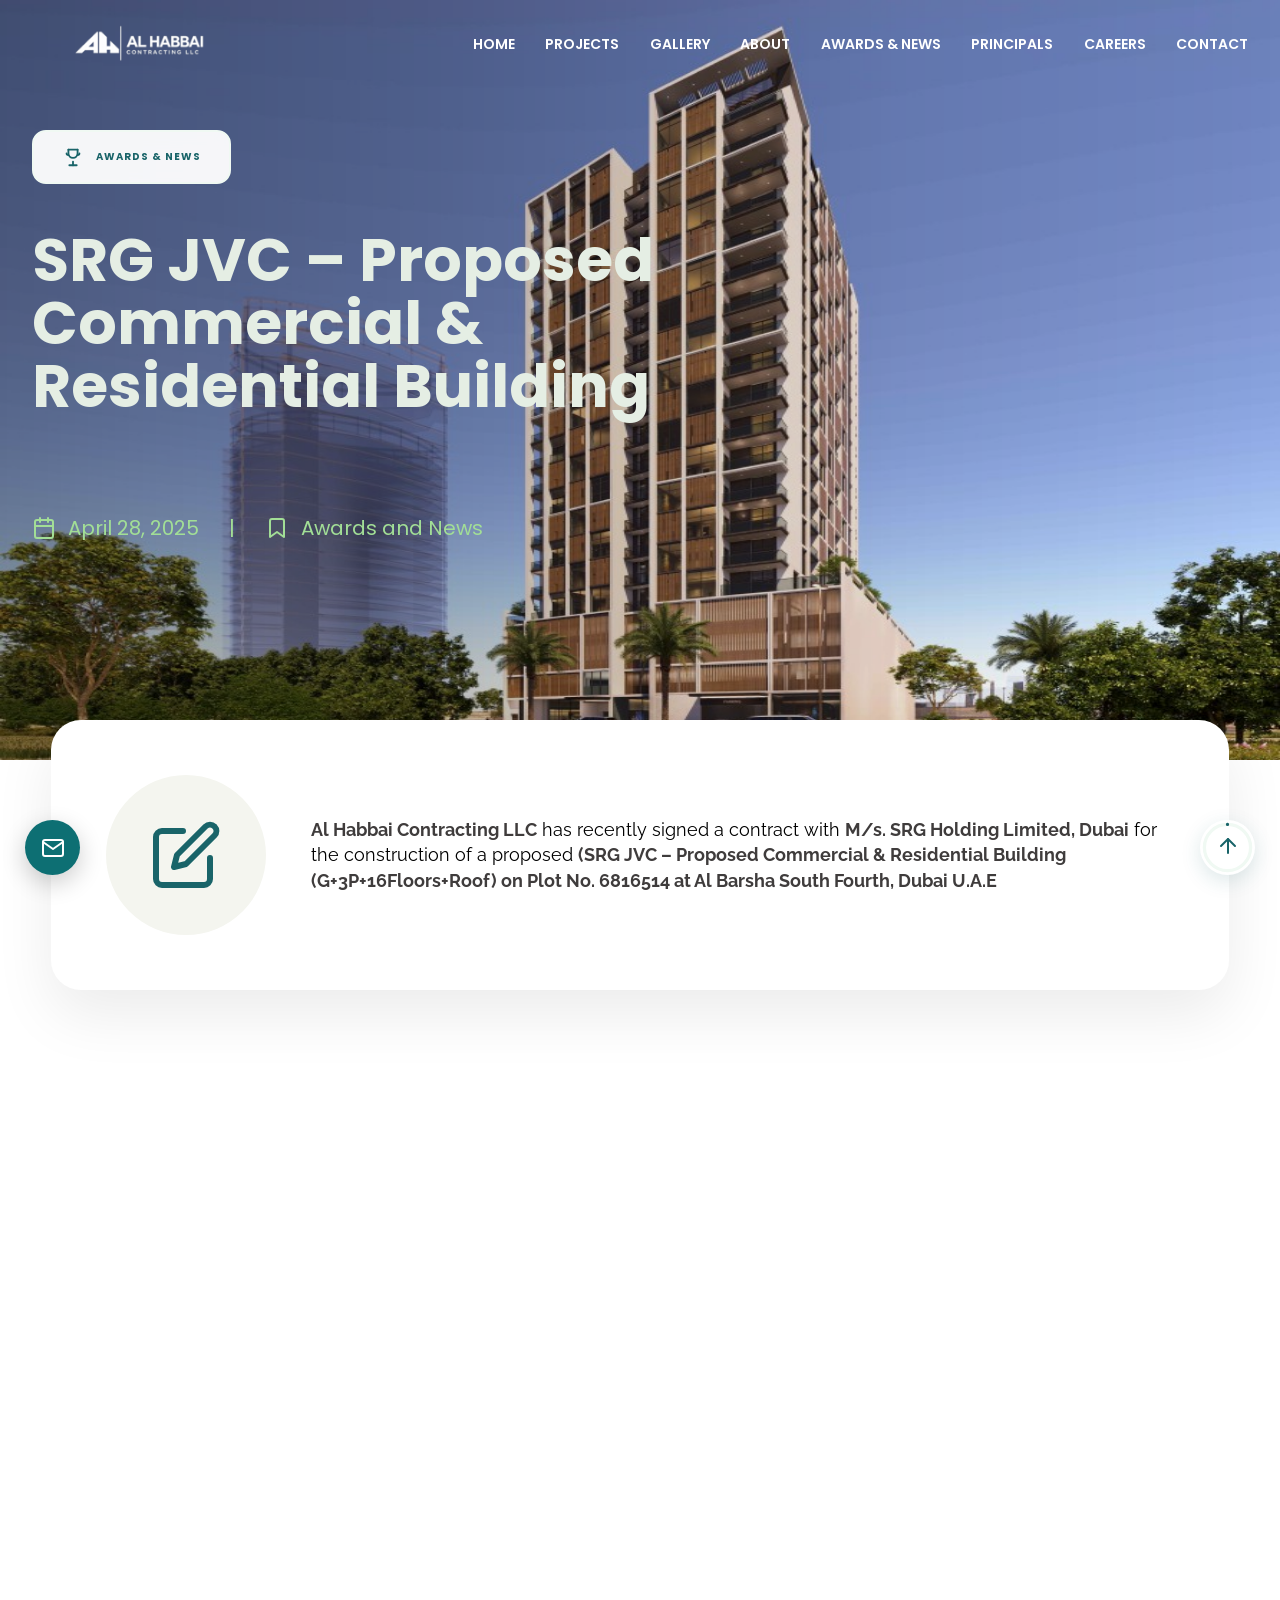
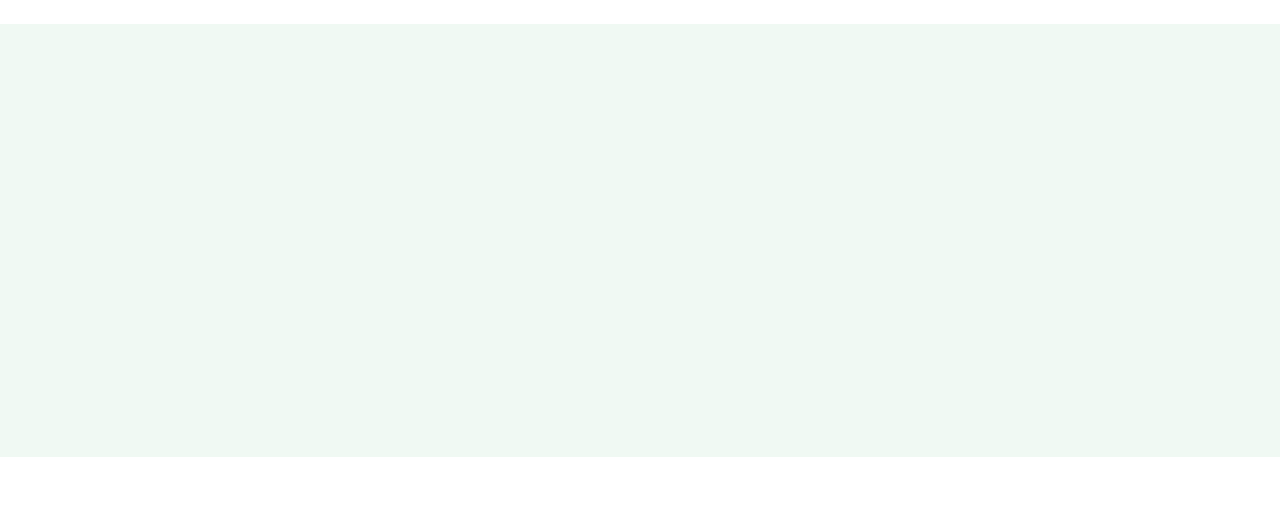
<file: p162.html>
<!doctype html>
<html lang="en">
  <head>
    <meta charset="UTF-8" />
    <meta name="viewport" content="width=device-width, initial-scale=1.0" />
    <title>AL Habbai Contracting | Dubai</title>
    <link rel="stylesheet" href="../assets/css/global.css" />
    <link rel="stylesheet" href="../assets/css/components.css" />
    <link rel="stylesheet" href="../assets/css/newsDetails.css" />

    <!-- aos library css  -->
    <link rel="stylesheet" href="https://unpkg.com/aos@next/dist/aos.css" />

    <!-- aos script -->
    <script src="https://unpkg.com/aos@next/dist/aos.js" defer></script>

    <script src="../assets/js/main.js" defer></script>
  </head>

  <body>
    <!-- Nav -->
    <header class="news__bg">
      <!-- Navigation -->
      <div class="nav__menu__wrapper" id="navbar">
        <div class="container">
          <nav>
            <a href="../index.html">
              <img src="./assets/images/alhabbai-white-logo.png" alt="Logo" />
            </a>

            <div class="nav-links" id="navLinks">
              <!-- Close Icon -->
              <svg
                class="svgColor"
                onclick="hideMenu()"
                xmlns="http://www.w3.org/2000/svg"
                width="24"
                height="24"
                viewBox="0 0 24 24"
                fill="none"
                stroke="currentColor"
                stroke-width="2"
                stroke-linecap="round"
                stroke-linejoin="round"
              >
                <line x1="18" y1="6" x2="6" y2="18" />
                <line x1="6" y1="6" x2="18" y2="18" />
              </svg>

              <ul>
                <li><a href="index.html">HOME</a></li>
                <li><a href="./projects.html">Projects</a></li>
                <li><a href="./gallery.html">Gallery</a></li>
                <li><a href="./about.html">About</a></li>
                <li><a href="./awardsNews.html">Awards & News</a></li>
                <li><a href="./principals.html">Principals</a></li>
                <li><a href="./careers.html">Careers</a></li>
                <li><a href="./contact.html">Contact</a></li>
              </ul>
            </div>

            <!-- Menu Icon -->

            <svg
              onclick="showMenu()"
              xmlns="http://www.w3.org/2000/svg"
              width="24"
              height="24"
              viewBox="0 0 24 24"
              fill="none"
              stroke="currentColor"
              stroke-width="2"
              stroke-linecap="round"
              stroke-linejoin="round"
            >
              <line x1="3" y1="12" x2="21" y2="12" />
              <line x1="3" y1="6" x2="21" y2="6" />
              <line x1="3" y1="18" x2="21" y2="18" />
            </svg>
          </nav>
        </div>
      </div>
    </header>
    <!-- Nav End -->

    <!-- project details -->
    <section class="project-hero">
      <div class="hero-image">
        <img src="../assets/images/srg-news-2.jpg" alt=""  data-aos="zoom-in">
      </div>
      <div class="container">
        <div class="hero-content">
          <div class="badge" data-aos="fade-down">
            <svg
            
              xmlns="http://www.w3.org/2000/svg"
              width="20"
              height="20"
              viewBox="0 0 24 24"
              fill="none"
              stroke="currentColor"
              stroke-width="2"
              stroke-linecap="round"
              stroke-linejoin="round"
            >
              <path d="M8 21h8" />
              <path d="M12 17v4" />
              <path d="M7 4h10" />
              <path d="M17 4v4a5 5 0 0 1-10 0V4" />
              <path d="M5 8a2 2 0 0 0 2 2" />
              <path d="M19 8a2 2 0 0 1-2 2" />
            </svg>

            <span>Awards & News</span>
          </div>

          <h1 data-aos="fade-down">
            SRG JVC – Proposed Commercial & Residential Building  
          </h1>

          <div class="line"></div>

          <div class="hero-meta" data-aos="fade-up">
            <div>
              <svg
                xmlns="http://www.w3.org/2000/svg"
                width="24"
                height="24"
                viewBox="0 0 24 24"
                fill="none"
                stroke="currentColor"
                stroke-width="2"
                stroke-linecap="round"
                stroke-linejoin="round"
              >
                <rect x="3" y="4" width="18" height="18" rx="2" ry="2" />
                <line x1="16" y1="2" x2="16" y2="6" />
                <line x1="8" y1="2" x2="8" y2="6" />
                <line x1="3" y1="10" x2="21" y2="10" />
              </svg>
              April 28, 2025
            </div>

            <span>|</span>

            <div>
              <svg
                xmlns="http://www.w3.org/2000/svg"
                width="24"
                height="24"
                viewBox="0 0 24 24"
                fill="none"
                stroke="currentColor"
                stroke-width="2"
                stroke-linecap="round"
                stroke-linejoin="round"
              >
                <path d="M19 21l-7-5-7 5V5a2 2 0 0 1 2-2h10a2 2 0 0 1 2 2z" />
              </svg>
              Awards and News
            </div>
          </div>
        </div>
      </div>
    </section>

    <section class="announcement" data-aos="fade-up">
      <div class="announcement-card">
        <div class="announcement-icon">
          <svg
            width="24"
            height="24"
            viewBox="0 0 24 24"
            xmlns="http://www.w3.org/2000/svg"
            fill="none"
            stroke="currentColor"
            stroke-width="2"
            stroke-linecap="round"
            stroke-linejoin="round"
          >
            <path
              d="M11 4H4a2 2 0 0 0-2 2v14a2 2 0 0 0 2 2h14a2 2 0 0 0 2-2v-7"
            />
            <path d="M18.5 2.5a2.121 2.121 0 0 1 3 3L12 15l-4 1 1-4 9.5-9.5z" />
          </svg>
        </div>

        <div class="announcement-content">
          <p>
            <strong>Al Habbai Contracting LLC</strong>
            has recently signed a contract with
            <strong>M/s. SRG Holding Limited, Dubai</strong>
            for the construction of a proposed
            <strong>(SRG JVC – Proposed Commercial & Residential Building (G+3P+16Floors+Roof) on Plot No. 6816514 at Al Barsha South Fourth, Dubai U.A.E</strong>
            
          </p>
        </div>
      </div>
    </section>

    <!-- Project about -->
    <section class="project-about" data-aos="fade-up">
      <div class="container">
        <div class="project-about__wrapper">
          <!-- Left Content -->
          <div class="project-about__content">
            <div class="project-about__heading">
              <span></span>

              <p>
                Al Habbai Contracting LLC has recently signed a contract with M/s. SRG Holding Limited, Dubai for the construction of a proposed SRG JVC – Proposed Commercial & Residential Building (G+3P+16Floors+Roof) on Plot No. 6816514 at Al Barsha South Fourth, Dubai U.A.E
              </p>
            </div>
          </div>

          <!-- Right Image -->

          <div class="project-about__image">
            <img src="./assets/images/srg-news-2.jpg" alt="Dubai Islands" />
          </div>
        </div>
      </div>
    </section>

     <!-- Gmail -->
    <a
      href="https://mail.google.com/mail/?view=cm&fs=1&to=ahmadfaizanweb@gmail.com"
      target="_blank"
      rel="noopener noreferrer"
      class="floating-mail"
    >
      <svg
        xmlns="http://www.w3.org/2000/svg"
        width="24"
        height="24"
        viewBox="0 0 24 24"
        fill="none"
        stroke="currentColor"
        stroke-width="2"
        stroke-linecap="round"
        stroke-linejoin="round"
      >
        <path
          d="M4 4h16c1.1 0 2 .9 2 2v12c0 1.1-.9 2-2 2H4c-1.1 0-2-.9-2-2V6c0-1.1.9-2 2-2z"
        />
        <polyline points="22,6 12,13 2,6" />
      </svg>
    </a>

    <!-- scroll button -->
    <button class="scroll-top" id="scrollTopBtn" aria-label="Scroll to top">
      <svg class="progress-ring" viewBox="0 0 50 50">
        <circle class="progress-ring-bg" cx="25" cy="25" r="21" />

        <circle
          class="progress-ring-progress"
          id="progressRing"
          cx="25"
          cy="25"
          r="21"
        />
      </svg>

      <span class="scroll-arrow">
        <svg xmlns="http://www.w3.org/2000/svg" width="24" height="30" viewBox="0 0 24 24" fill="none" stroke="currentColor" stroke-width="2" stroke-linecap="round" stroke-linejoin="round"><line x1="12" y1="19" x2="12" y2="5"/><polyline points="5 12 12 5 19 12"/></svg>
      </span>
    </button>
    
    <!-- Footer Section -->
    <footer>
      <div class="container">
        <div class="footer__wrapper" data-aos="fade-up">
          <div class="footer__col1">
            <div class="footer__logo">
              <img
                src="./assets/images/alhabbai-dark-logo.png"
                alt="AL Habbai Contracting"
              />
            </div>
            <p class="footer__desc">
              Al Habbai is a progressively private owned company was established
              in Dubai since 1993 by Al Habbai Family and represented by
              <i>CEO Mr. Ali Al Habbai.</i>
            </p>
            <div class="footer__socials">
              <h4 class="footer__socials__title">Follow us</h4>
              <ol class="footer__socials__list">
                <li>
                  <a href="#">
                    <svg
                      xmlns="http://www.w3.org/2000/svg"
                      width="24"
                      height="24"
                      viewBox="0 0 24 24"
                      fill="none"
                      stroke="currentColor"
                      stroke-width="1"
                      stroke-linecap="round"
                      stroke-linejoin="round"
                      class="feather feather-facebook"
                    >
                      <path
                        d="M18 2h-3a5 5 0 0 0-5 5v3H7v4h3v8h4v-8h3l1-4h-4V7a1 1 0 0 1 1-1h3z"
                      />
                    </svg>
                  </a>
                </li>

                <li>
                  <a href="#">
                    <svg
                      xmlns="http://www.w3.org/2000/svg"
                      width="24"
                      height="24"
                      viewBox="0 0 24 24"
                      fill="none"
                      stroke="currentColor"
                      stroke-width="1"
                      stroke-linecap="round"
                      stroke-linejoin="round"
                    >
                      <path
                        d="M16 8a6 6 0 0 1 6 6v7h-4v-7a2 2 0 0 0-2-2 2 2 0 0 0-2 2v7h-4v-7a6 6 0 0 1 6-6z"
                      />
                      <rect x="2" y="9" width="4" height="12" />
                      <circle cx="4" cy="4" r="2" />
                    </svg>
                  </a>
                </li>

                <li>
                  <a href="#">
                    <svg
                      xmlns="http://www.w3.org/2000/svg"
                      width="24"
                      height="24"
                      viewBox="0 0 24 24"
                      fill="none"
                      stroke="currentColor"
                      stroke-width="1"
                      stroke-linecap="round"
                      stroke-linejoin="round"
                    >
                      <rect x="2" y="2" width="20" height="20" rx="5" ry="5" />
                      <path
                        d="M16 11.37A4 4 0 1 1 12.63 8 4 4 0 0 1 16 11.37z"
                      />
                      <line x1="17.5" y1="6.5" x2="17.51" y2="6.5" />
                    </svg>
                  </a>
                </li>

                <li>
                  <a href="#">
                    <svg
                      xmlns="http://www.w3.org/2000/svg"
                      width="24"
                      height="24"
                      viewBox="0 0 24 24"
                      fill="none"
                      stroke="currentColor"
                      stroke-width="1"
                      stroke-linecap="round"
                      stroke-linejoin="round"
                    >
                      <path
                        d="M22.54 6.42a2.78 2.78 0 0 0-1.94-2C18.88 4 12 4 12 4s-6.88 0-8.6.46a2.78 2.78 0 0 0-1.94 2A29 29 0 0 0 1 11.75a29 29 0 0 0 .46 5.33A2.78 2.78 0 0 0 3.4 19c1.72.46 8.6.46 8.6.46s6.88 0 8.6-.46a2.78 2.78 0 0 0 1.94-2 29 29 0 0 0 .46-5.25 29 29 0 0 0-.46-5.33z"
                      />
                      <polygon
                        points="9.75 15.02 15.5 11.75 9.75 8.48 9.75 15.02"
                      />
                    </svg>
                  </a>
                </li>

                <li>
                  <a href="#">
                    <svg
                      xmlns="http://www.w3.org/2000/svg"
                      width="24"
                      height="24"
                      viewBox="0 0 24 24"
                      fill="none"
                      stroke="currentColor"
                      stroke-width="1"
                      stroke-linecap="round"
                      stroke-linejoin="round"
                      class="feather feather-twitter"
                    >
                      <path
                        d="M23 3a10.9 10.9 0 0 1-3.14 1.53 4.48 4.48 0 0 0-7.86 3v1A10.66 10.66 0 0 1 3 4s-4 9 5 13a11.64 11.64 0 0 1-7 2c9 5 20 0 20-11.5a4.5 4.5 0 0 0-.08-.83A7.72 7.72 0 0 0 23 3z"
                      />
                    </svg>
                  </a>
                </li>
              </ol>
            </div>
          </div>
          <div class="footer__col2">
            <h3 class="footer__text__title">Quick Links</h3>
            <ol class="footer__text">
              <li><a href="index.html">HOME</a></li>
              <li><a href="./projects.html">Projects</a></li>
              <li><a href="./gallery.html">Gallery</a></li>
              <li><a href="./about.html">About Us</a></li>
              <li><a href="./awardsNews.html">Awards & News</a></li>
              <li><a href="./principals.html">Principals</a></li>
              <li><a href="./careers.html">Careers</a></li>
              <li><a href="./contact.html">Contact</a></li>
            </ol>
          </div>
          <div class="footer__col3">
            <h3 class="footer__text__title">Staff Links</h3>
            <ol class="footer__text">
              <li>
                <a href="https://login.microsoftonline.com/" target="_blank"
                  >Staff Login</a
                >
              </li>
              <li>
                <a
                  href="http://alhabbai.fortiddns.com:6060/Dotapps/DotappsWS/Default.aspx"
                  target="_blank"
                  >Attendance</a
                >
              </li>
              <li>
                <a
                  href="https://dms.alhabbai.app:444/dms/#/login"
                  target="_blank"
                  >DMS</a
                >
              </li>
              <li>
                <a href="https://ezbuz.alhabbai.net/" target="_blank"
                  >Al Habbai – ERP</a
                >
              </li>
            </ol>
          </div>
          <div class="footer__col4">
            <h3 class="footer__text__title">Contact</h3>
            <ol class="footer__text">
              <li class="footer__img__info_wrapper">
                <svg
                  xmlns="http://www.w3.org/2000/svg"
                  width="20"
                  height="20"
                  viewBox="0 0 24 24"
                  fill="none"
                  stroke="currentColor"
                  stroke-width="2"
                  stroke-linecap="round"
                  stroke-linejoin="round"
                >
                  <path
                    d="M4 4h16c1.1 0 2 .9 2 2v12c0 1.1-.9 2-2 2H4c-1.1 0-2-.9-2-2V6c0-1.1.9-2 2-2z"
                  />
                  <polyline points="22,6 12,13 2,6" />
                </svg>
                <a href="#"> habbai@alhabbai.ae</a>
              </li>
              <li class="footer__img__info_wrapper">
                <svg
                  xmlns="http://www.w3.org/2000/svg"
                  width="20"
                  height="20"
                  viewBox="0 0 24 24"
                  fill="none"
                  stroke="currentColor"
                  stroke-width="2"
                  stroke-linecap="round"
                  stroke-linejoin="round"
                >
                  <path
                    d="M22 16.92v3a2 2 0 0 1-2.18 2 19.79 19.79 0 0 1-8.63-3.07 19.5 19.5 0 0 1-6-6 19.79 19.79 0 0 1-3.07-8.67A2 2 0 0 1 4.11 2h3a2 2 0 0 1 2 1.72 12.84 12.84 0 0 0 .7 2.81 2 2 0 0 1-.45 2.11L8.09 9.91a16 16 0 0 0 6 6l1.27-1.27a2 2 0 0 1 2.11-.45 12.84 12.84 0 0 0 2.81.7A2 2 0 0 1 22 16.92z"
                  />
                </svg>
                <a href="#">Tel : +97142628388</a>
              </li>
              <li class="footer__img__info_wrapper">
                <svg
                  xmlns="http://www.w3.org/2000/svg"
                  width="20"
                  height="20"
                  viewBox="0 0 24 24"
                  fill="none"
                  stroke="currentColor"
                  stroke-width="2"
                  stroke-linecap="round"
                  stroke-linejoin="round"
                >
                  <path d="M20 21v-2a4 4 0 0 0-4-4H8a4 4 0 0 0-4 4v2" />
                  <circle cx="12" cy="7" r="4" />
                </svg>
                <a href="#">Fax : +97142627789</a>
              </li>

              <li class="footer__img__info_wrapper">
                <svg
                  xmlns="http://www.w3.org/2000/svg"
                  width="20"
                  height="20"
                  viewBox="0 0 24 24"
                  fill="none"
                  stroke="currentColor"
                  stroke-width="2"
                  stroke-linecap="round"
                  stroke-linejoin="round"
                >
                  <path d="M21 10c0 7-9 13-9 13s-9-6-9-13a9 9 0 0 1 18 0z" />
                  <circle cx="12" cy="10" r="3" />
                </svg>
                <a href="#">P.O Box 21313, Dubai – UAE</a>
              </li>
            </ol>
          </div>
        </div>
      </div>
    </footer>
    <!-- Footer Section End -->

   
    </script>
  </body>
</html>
</file>
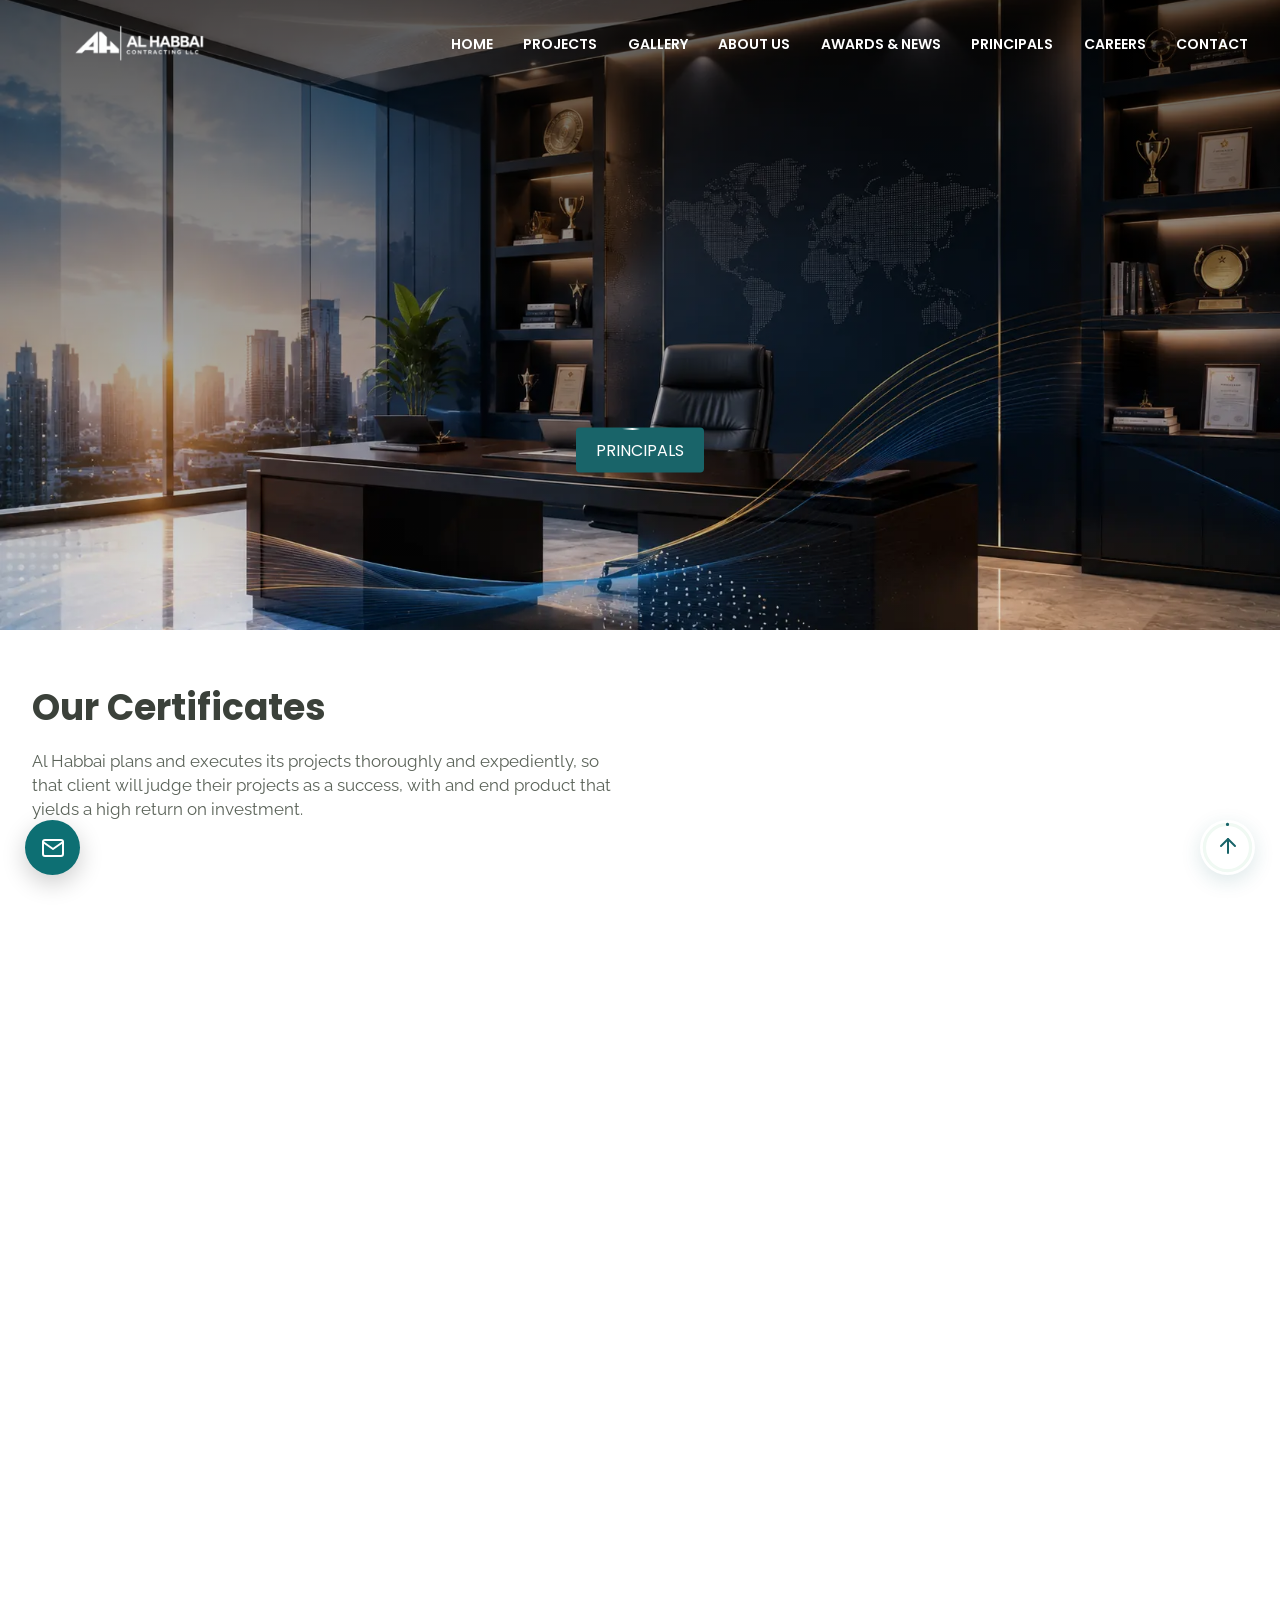
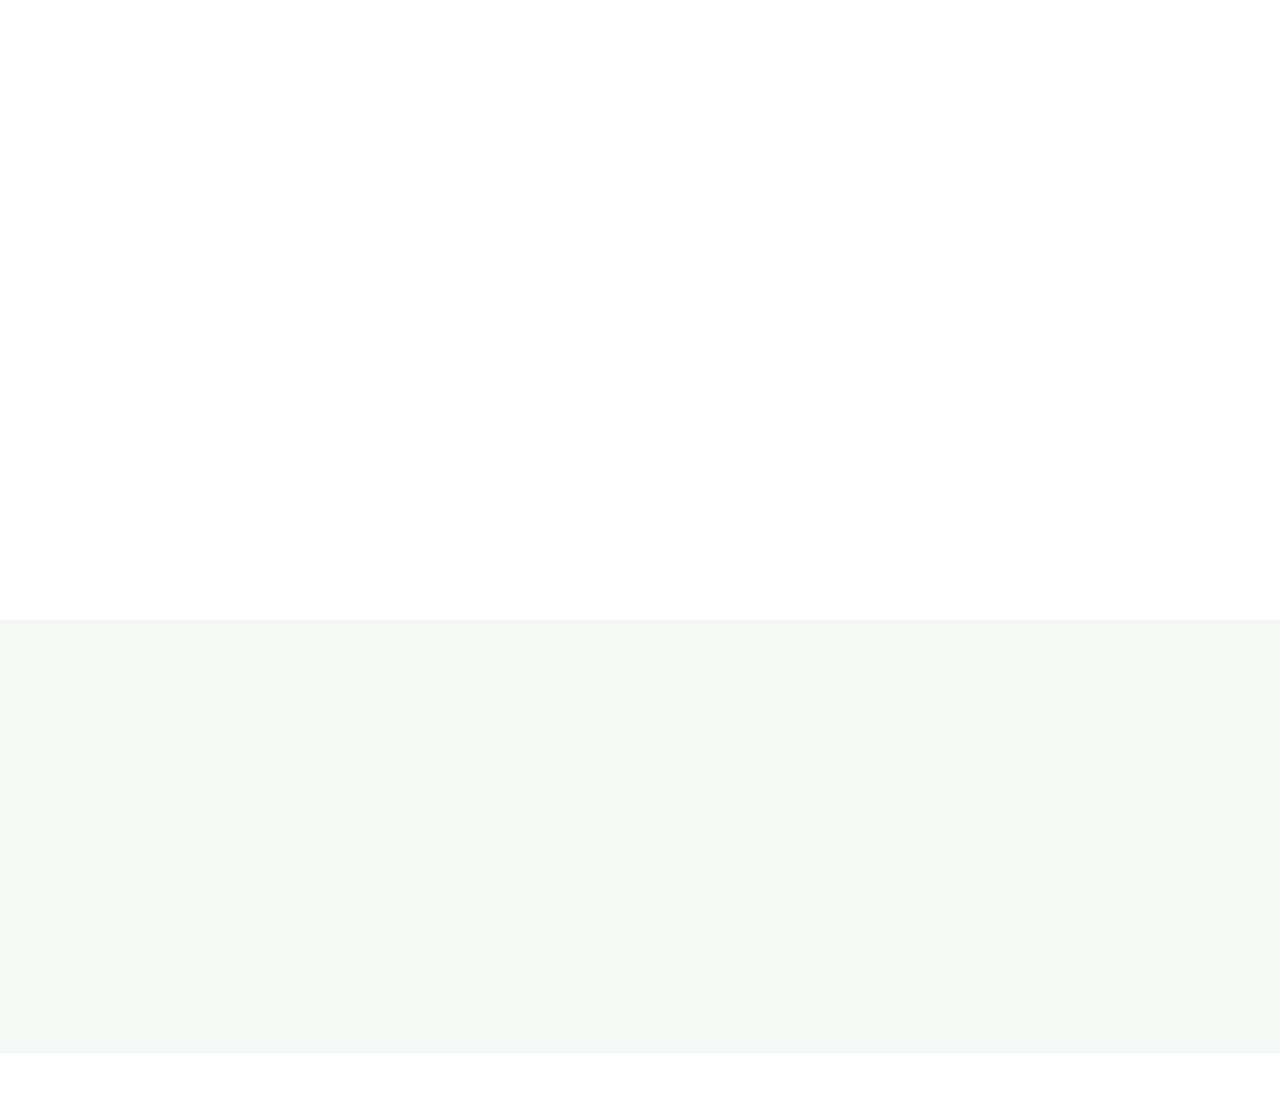
<file: principals.html>
<!doctype html>
<html lang="en">

<head>
  <meta charset="UTF-8" />
  <meta name="viewport" content="width=device-width, initial-scale=1.0" />
  <title>AL Habbai Contracting | Dubai</title>
  <link rel="stylesheet" href="./assets/css/global.css" />
  <link rel="stylesheet" href="./assets/css/components.css" />
  <link rel="stylesheet" href="./assets/css/principals.css" />
  <!-- aos library css  -->
  <link rel="stylesheet" href="https://unpkg.com/aos@next/dist/aos.css" />

  <!-- aos script -->
  <script src="https://unpkg.com/aos@next/dist/aos.js" defer></script>

  <script src="./assets/js/principals.js" defer></script>
  <script src="./assets/js/main.js" defer></script>
</head>

<body>
  <!-- Nav -->
    <header class="principal__bg">
      <!-- Navigation -->
      <div class="nav__menu__wrapper" id="navbar">
        <div class="container">
          <nav>
            <a href="index.html">
              <img src="./assets/images/alhabbai-white-logo.png" alt="Logo" />
            </a>

            <div class="nav-links" id="navLinks">
              <!-- Close Icon -->
              <svg
                class="svgColor"
                onclick="hideMenu()"
                xmlns="http://www.w3.org/2000/svg"
                width="24"
                height="24"
                viewBox="0 0 24 24"
                fill="none"
                stroke="currentColor"
                stroke-width="2"
                stroke-linecap="round"
                stroke-linejoin="round"
              >
                <line x1="18" y1="6" x2="6" y2="18" />
                <line x1="6" y1="6" x2="18" y2="18" />
              </svg>

              <ul>
               <li><a href="index.html">HOME</a></li>
                <li><a href="./projects.html">Projects</a></li>
                <li><a href="./gallery.html">Gallery</a></li>
                <li><a href="./about.html">About Us</a></li>
                <li><a href="./awardsNews.html">Awards & News</a></li>
                <li><a href="./principals.html">Principals</a></li>
                <li><a href="./careers.html">Careers</a></li>
                <li><a href="./contact.html">Contact</a></li>
              </ul>
            </div>

            <!-- Menu Icon -->

            <svg
              onclick="showMenu()"
              xmlns="http://www.w3.org/2000/svg"
              width="24"
              height="24"
              viewBox="0 0 24 24"
              fill="none"
              stroke="currentColor"
              stroke-width="2"
              stroke-linecap="round"
              stroke-linejoin="round"
            >
              <line x1="3" y1="12" x2="21" y2="12" />
              <line x1="3" y1="6" x2="21" y2="6" />
              <line x1="3" y1="18" x2="21" y2="18" />
            </svg>
          </nav>
        </div>
      </div>
       <div class="explore__btn__wrapper">
        <a href="#principal_link" class="explore__btn"
          >Principals</a
        >
      </div>
    </header>
  <!-- Nav End -->

  <!-- Principals -->
  <section id="principal_link" class="principlas__wrapper__container">
    <div class="container">
      <!-- certificates -->
      <div class="our__certificates__wrapper">
        <h2 class="page__title__text" data-aos="fade-down">
          Our Certificates
        </h2>
        <p class="principals__des" data-aos="fade-down">
          Al Habbai plans and executes its projects thoroughly and
          expediently, so that client will judge their projects as a success,
          with and end product that yields a high return on investment.
        </p>

        <div class="certificates__items__wrapper" data-aos="fade-up">
          <div class="certificates__items">
            <img src="./assets/images/c1.jpg" alt="" />
          </div>

          <div class="certificates__items">
            <img src="./assets/images/c2.jpg" alt="" />
          </div>

          <div class="certificates__items">
            <img src="./assets/images/c3.jpg" alt="" />
          </div>
        </div>
      </div>

      <!--  HSE Policy -->
      <div class="hse-policy">
        <div class="container">
          <h2 class="page__title__text" data-aos="fade-down">
            HSE Policy
          </h2>
          <p class="principals__des" data-aos="fade-down">
            The construction safety practice has been framed to regulate the working conditions of any labour under Al
            Habbai Contracting L.L.C who is involved in construction activities. Our company shall protect the place of
            work for each of our employees engaged in construction work at all our sites.
          </p>

          <div class="hse__sub__wrapper">
            <h2 class="sub__heading__hse__policy" data-aos="fade-down">Health, Safety and Environment Protection Policy</h2>
            <div class="underline hse__extra__space__bottom" data-aos="fade-up"></div>
            <!-- Vision -->
            <div class="policy-card" data-aos="fade-up">
              <div class="policy-icon">
                <img src="./assets/images/vision.jfif" alt="">
              </div>

              <div class="policy-content">
                <h3>Our Vision</h3>

                <p>
                  AL Habbai Contracting L.L.C will control its projects to world class standards of safety and will be
                  recognized for completing projects without causing harm to people or the environment.
                </p>

                <div class="policy-list">
                  <span>✔ Zero Harm</span>
                  <span>✔ Safe Workplace</span>
                  <span>✔ Sustainable Growth</span>
                </div>
              </div>
            </div>

            <!-- Belief -->
            <div class="policy-card" data-aos="fade-up">
              <div class="policy-icon">
                <img src="./assets/images/belif.jfif" alt="">
              </div>

              <div class="policy-content">
                <h3>Our Belief</h3>

                <p>
                  Implementation of Health, Safety and Environment Regulations to provide a safest possible working
                  environment to our employees, visitors and general public.

                  Play a vital role for Health & Safety of our employees, visitors and general public.

                  Instituting a Zero tolerance culture among employees.

                  It is a good business practice to guard against accidents and occupational disease.

                  All accidents, which injure people, damage machinery and destroy materials, can be prevented by taking
                  specific safety precautions.
                </p>

                <div class="policy-list">
                  <span>✔ Safety First</span>
                  <span>✔ Team Responsibility</span>
                  <span>✔ Respect for People</span>
                </div>
              </div>
            </div>

            <!-- Path -->
            <div class="policy-card" data-aos="fade-up">
              <div class="policy-icon">
                <img src="./assets/images/path.jfif" alt="">
              </div>

              <div class="policy-content">
                <h3>Our Path</h3>

                <p>
                  Organization have set periodic objectives to ensure continual improvement.

                  Strong, fair and effective enforcement of all approved Health, Safety and Environment regulations.

                  Health & Safety performance of all the workmen shall be periodically monitored.
                </p>

                <div class="policy-list">
                  <span>✔ Risk Assessment</span>
                  <span>✔ Regular Training</span>
                  <span>✔ Continuous Improvement</span>
                </div>
              </div>
            </div>
          </div>

          <div class="hse__sub__wrapper">
            <h2 class="sub__heading__hse__policy hse__extra__space" data-aos="fade-down">The Principles for enforcement of regulations</h2>
            <div class="underline" data-aos="fade-up"></div>

            <div class="policy__card__wrapper">
              <!-- Proportionally -->
              <div class="policy__card__items" data-aos="fade-up">
                <div class="policy__card__icons">
                  <img src="./assets/images/proportionally.jfif" alt="">
                </div>

                <div class="policy__card__content">
                  <h3>Proportionally</h3>

                  <p>
                    To become one of the UAE's leading construction companies by
                    creating a workplace where health, safety, and environmental
                    responsibility are integrated into every project we deliver.
                  </p>

                  <div class="policy__card__list">
                    <span>✔ Zero Harm</span>
                    <span>✔ Safe Workplace</span>
                    <span>✔ Sustainable Growth</span>
                  </div>
                </div>
              </div>

              <!-- Consistency -->
              <div class="policy__card__items" data-aos="fade-up">
                <div class="policy__card__icons">
                  <img src="./assets/images/consistency.jfif" alt="">
                </div>

                <div class="policy__card__content">
                  <h3>Consistency</h3>

                  <p>
                    Every employee has the right to work in a healthy and safe
                    environment. We believe that all incidents are preventable
                    through planning, teamwork, communication, and continuous
                    awareness.
                  </p>

                  <div class="policy__card__list">
                    <span>✔ Safety First</span>
                    <span>✔ Team Responsibility</span>
                    <span>✔ Respect for People</span>
                  </div>
                </div>
              </div>

              <!-- Transparency -->
              <div class="policy__card__items" data-aos="fade-up">
                <div class="policy__card__icons">
                  <img src="./assets/images/transparency.jfif" alt="">
                </div>

                <div class="policy__card__content">
                  <h3>Transparency</h3>

                  <p>
                    We achieve our HSE objectives through continuous training,
                    risk assessment, site inspections, compliance with
                    international standards, and a culture of continuous
                    improvement.
                  </p>

                  <div class="policy__card__list">
                    <span>✔ Risk Assessment</span>
                    <span>✔ Regular Training</span>
                    <span>✔ Continuous Improvement</span>
                  </div>
                </div>
              </div>
            </div>

          </div>
        </div>
      </div>

      <!-- Quality Management Policy -->
      <div class="quality__management__wrapper">
        <div class="container">
          <h2 class="page__title__text" data-aos="fade-down">
            Quality Management Policy
          </h2>
          <p class="principals__des" data-aos="fade-up">
            Good relationships in all areas are genuinely important to Al
            Habbai. It aims to establish strong relationships with suppliers in
            order to allow delivery of zero defect, on time and cost controlled
            projects, whilst minimising risks.
          </p>
        </div>

        <div class="quality__faq__wrapper">
          <div id="faq">
            <div class="container">
              <div class="faq__wrapper">
                <div class="faq__item " data-aos="fade-up">
                  <button class="faq__question">
                    <span>Project Quality Policy</span>
                    <span class="faq__icon">+</span>
                  </button>
                  <div class="faq__answer">
                    <p>
                      The strategic planning of project quality in our company
                      requires the development of a policy that could state
                      high-level goals and general direction of the project
                      quality management process. A project quality policy is
                      our effective tool of quality management to identify the
                      correct methodology for an organization in order to
                      implement a project following expected quality levels
                      and performance. In our company we determine suitable
                      approaches for implementing this policy.
                    </p>
                    <p>
                      In our company Project Quality Policy is a statement of
                      a high-level strategic governance model for identifying
                      project quality goals and constituting the general
                      direction of the quality management process. It is a
                      strategic vision of our organization regarding formal
                      expectations and requirements of project quality being
                      achieved during the process implementation. The project
                      quality policy statement gives a common description of
                      all low-level tactical elements of the governance model,
                      such as standards, plans, guidelines, approaches,
                      activities and procedures.
                    </p>
                    <p>
                      At Al Habbai Contracting LLC, the development of the
                      project quality policy document is the primary process
                      within project quality planning and management, that is
                      undertaken at the Project Planning Phase when subsidiary
                      plans for managing a project are to be designed and
                      approved. The quality policy statement is a foundation
                      for developing a project quality management plan which
                      is a sequence of tasks and activities aimed at placing
                      the policy in practice and producing operational
                      results.
                    </p>
                    <p>
                      When we work on the development of the quality policy
                      template for a project, account direction have been
                      taken and expectations of the senior management
                      regarding desired quality of project products and
                      processes have been met. Also we have considered several
                      approaches to the implementation of our policy.
                    </p>
                  </div>
                </div>

                <div class="faq__item" data-aos="fade-up">
                  <button class="faq__question">
                    <span>Quality Policy Statement</span>
                    <span class="faq__icon">+</span>
                  </button>
                  <div class="faq__answer">
                    <p>
                      Committed to supplying construction services of consistent quality that conform fully with company
                      and statutory requirements and in meeting with our client’s documented and implied expectations in
                      terms of technical, budget and time compliance.
                    </p>
                    <p>The development and improvement of the company’s construction services in line with client’s
                      needs and expectations.</p>
                    <p>The development of an efficient quality system and accepted practices in the management of
                      construction projects, a system which not only ensures that the construction quality is
                      consistent, but also helps to ensure minimal wastage in all our construction phases. The
                      evaluation, training and development of our employees in order to meet the company’s objectives.
                    </p>
                    <p>The ongoing development of the corporate culture that incorporates constant problem solving and
                      continuous improvement, encouraging all employees to take total pride in, and responsibility for,
                      their work and the development of better working practices.</p>
                    <p>Establishing and reviewing quality objectives for all levels that are realistic, achievable and
                      measurable taking into cognizance preventive action for outside influences that could prevent the
                      achievement of the objectives. Management usually communicate this policy to all employees and
                      staff in a way that it is properly understood.</p>

                  </div>
                </div>
              </div>
            </div>
          </div>
        </div>
      </div>

    </div>
    </div>
  </section>

   <!-- Gmail -->
    <a
      href="https://mail.google.com/mail/?view=cm&fs=1&to=ahmadfaizanweb@gmail.com"
      target="_blank"
      rel="noopener noreferrer"
      class="floating-mail"
    >
      <svg
        xmlns="http://www.w3.org/2000/svg"
        width="24"
        height="24"
        viewBox="0 0 24 24"
        fill="none"
        stroke="currentColor"
        stroke-width="2"
        stroke-linecap="round"
        stroke-linejoin="round"
      >
        <path
          d="M4 4h16c1.1 0 2 .9 2 2v12c0 1.1-.9 2-2 2H4c-1.1 0-2-.9-2-2V6c0-1.1.9-2 2-2z"
        />
        <polyline points="22,6 12,13 2,6" />
      </svg>
    </a>

  <!-- scroll button -->
     <button class="scroll-top" id="scrollTopBtn" aria-label="Scroll to top">
      <svg class="progress-ring" viewBox="0 0 50 50">
        <circle class="progress-ring-bg" cx="25" cy="25" r="21" />

        <circle
          class="progress-ring-progress"
          id="progressRing"
          cx="25"
          cy="25"
          r="21"
        />
      </svg>

      <span class="scroll-arrow">
        <svg xmlns="http://www.w3.org/2000/svg" width="24" height="30" viewBox="0 0 24 24" fill="none" stroke="currentColor" stroke-width="2" stroke-linecap="round" stroke-linejoin="round"><line x1="12" y1="19" x2="12" y2="5"/><polyline points="5 12 12 5 19 12"/></svg>
      </span>
    </button>
  
  <!-- Footer Section -->
   <footer>
      <div class="container">
        <div class="footer__wrapper" data-aos="fade-up">
          <div class="footer__col1">
            <div class="footer__logo">
              <img
                src="./assets/images/alhabbai-dark-logo.png"
                alt="AL Habbai Contracting"
              />
            </div>
            <p class="footer__desc">
              Al Habbai is a progressively private owned company was established
              in Dubai since 1993 by Al Habbai Family and represented by
              <i>CEO Mr. Ali Al Habbai.</i>
            </p>
            <div class="footer__socials">
              <h4 class="footer__socials__title">Follow us</h4>
              <ol class="footer__socials__list">
                <li>
                  <a href="#">
                    <svg
                      xmlns="http://www.w3.org/2000/svg"
                      width="24"
                      height="24"
                      viewBox="0 0 24 24"
                      fill="none"
                      stroke="currentColor"
                      stroke-width="1"
                      stroke-linecap="round"
                      stroke-linejoin="round"
                      class="feather feather-facebook"
                    >
                      <path
                        d="M18 2h-3a5 5 0 0 0-5 5v3H7v4h3v8h4v-8h3l1-4h-4V7a1 1 0 0 1 1-1h3z"
                      />
                    </svg>
                  </a>
                </li>

                <li>
                  <a href="#">
                    <svg
                      xmlns="http://www.w3.org/2000/svg"
                      width="24"
                      height="24"
                      viewBox="0 0 24 24"
                      fill="none"
                      stroke="currentColor"
                      stroke-width="1"
                      stroke-linecap="round"
                      stroke-linejoin="round"
                    >
                      <path
                        d="M16 8a6 6 0 0 1 6 6v7h-4v-7a2 2 0 0 0-2-2 2 2 0 0 0-2 2v7h-4v-7a6 6 0 0 1 6-6z"
                      />
                      <rect x="2" y="9" width="4" height="12" />
                      <circle cx="4" cy="4" r="2" />
                    </svg>
                  </a>
                </li>

                <li>
                  <a href="#">
                    <svg
                      xmlns="http://www.w3.org/2000/svg"
                      width="24"
                      height="24"
                      viewBox="0 0 24 24"
                      fill="none"
                      stroke="currentColor"
                      stroke-width="1"
                      stroke-linecap="round"
                      stroke-linejoin="round"
                    >
                      <rect x="2" y="2" width="20" height="20" rx="5" ry="5" />
                      <path
                        d="M16 11.37A4 4 0 1 1 12.63 8 4 4 0 0 1 16 11.37z"
                      />
                      <line x1="17.5" y1="6.5" x2="17.51" y2="6.5" />
                    </svg>
                  </a>
                </li>

                <li>
                  <a href="#">
                    <svg
                      xmlns="http://www.w3.org/2000/svg"
                      width="24"
                      height="24"
                      viewBox="0 0 24 24"
                      fill="none"
                      stroke="currentColor"
                      stroke-width="1"
                      stroke-linecap="round"
                      stroke-linejoin="round"
                    >
                      <path
                        d="M22.54 6.42a2.78 2.78 0 0 0-1.94-2C18.88 4 12 4 12 4s-6.88 0-8.6.46a2.78 2.78 0 0 0-1.94 2A29 29 0 0 0 1 11.75a29 29 0 0 0 .46 5.33A2.78 2.78 0 0 0 3.4 19c1.72.46 8.6.46 8.6.46s6.88 0 8.6-.46a2.78 2.78 0 0 0 1.94-2 29 29 0 0 0 .46-5.25 29 29 0 0 0-.46-5.33z"
                      />
                      <polygon
                        points="9.75 15.02 15.5 11.75 9.75 8.48 9.75 15.02"
                      />
                    </svg>
                  </a>
                </li>

                <li>
                  <a href="#">
                    <svg
                      xmlns="http://www.w3.org/2000/svg"
                      width="24"
                      height="24"
                      viewBox="0 0 24 24"
                      fill="none"
                      stroke="currentColor"
                      stroke-width="1"
                      stroke-linecap="round"
                      stroke-linejoin="round"
                      class="feather feather-twitter"
                    >
                      <path
                        d="M23 3a10.9 10.9 0 0 1-3.14 1.53 4.48 4.48 0 0 0-7.86 3v1A10.66 10.66 0 0 1 3 4s-4 9 5 13a11.64 11.64 0 0 1-7 2c9 5 20 0 20-11.5a4.5 4.5 0 0 0-.08-.83A7.72 7.72 0 0 0 23 3z"
                      />
                    </svg>
                  </a>
                </li>
              </ol>
            </div>
          </div>
          <div class="footer__col2">
            <h3 class="footer__text__title">Quick Links</h3>
            <ol class="footer__text">
              <li><a href="index.html">HOME</a></li>
              <li><a href="./projects.html">Projects</a></li>
              <li><a href="./gallery.html">Gallery</a></li>
              <li><a href="./about.html">About Us</a></li>
              <li><a href="./awardsNews.html">Awards & News</a></li>
              <li><a href="./principals.html">Principals</a></li>
              <li><a href="./careers.html">Careers</a></li>
              <li><a href="./contact.html">Contact</a></li>
            </ol>
          </div>
          <div class="footer__col3">
            <h3 class="footer__text__title">Staff Links</h3>
            <ol class="footer__text">
              <li>
                <a href="https://login.microsoftonline.com/" target="_blank"
                  >Staff Login</a
                >
              </li>
              <li>
                <a
                  href="http://alhabbai.fortiddns.com:6060/Dotapps/DotappsWS/Default.aspx"
                  target="_blank"
                  >Attendance</a
                >
              </li>
              <li>
                <a
                  href="https://dms.alhabbai.app:444/dms/#/login"
                  target="_blank"
                  >DMS</a
                >
              </li>
              <li>
                <a href="https://ezbuz.alhabbai.net/" target="_blank"
                  >Al Habbai – ERP</a
                >
              </li>
            </ol>
          </div>
          <div class="footer__col4">
            <h3 class="footer__text__title">Contact</h3>
            <ol class="footer__text">
              <li class="footer__img__info_wrapper">
                <svg
                  xmlns="http://www.w3.org/2000/svg"
                  width="20"
                  height="20"
                  viewBox="0 0 24 24"
                  fill="none"
                  stroke="currentColor"
                  stroke-width="2"
                  stroke-linecap="round"
                  stroke-linejoin="round"
                >
                  <path
                    d="M4 4h16c1.1 0 2 .9 2 2v12c0 1.1-.9 2-2 2H4c-1.1 0-2-.9-2-2V6c0-1.1.9-2 2-2z"
                  />
                  <polyline points="22,6 12,13 2,6" />
                </svg>
                <a href="#"> habbai@alhabbai.ae</a>
              </li>
              <li class="footer__img__info_wrapper">
                <svg
                  xmlns="http://www.w3.org/2000/svg"
                  width="20"
                  height="20"
                  viewBox="0 0 24 24"
                  fill="none"
                  stroke="currentColor"
                  stroke-width="2"
                  stroke-linecap="round"
                  stroke-linejoin="round"
                >
                  <path
                    d="M22 16.92v3a2 2 0 0 1-2.18 2 19.79 19.79 0 0 1-8.63-3.07 19.5 19.5 0 0 1-6-6 19.79 19.79 0 0 1-3.07-8.67A2 2 0 0 1 4.11 2h3a2 2 0 0 1 2 1.72 12.84 12.84 0 0 0 .7 2.81 2 2 0 0 1-.45 2.11L8.09 9.91a16 16 0 0 0 6 6l1.27-1.27a2 2 0 0 1 2.11-.45 12.84 12.84 0 0 0 2.81.7A2 2 0 0 1 22 16.92z"
                  />
                </svg>
                <a href="#">Tel : +97142628388</a>
              </li>
              <li class="footer__img__info_wrapper">
                <svg
                  xmlns="http://www.w3.org/2000/svg"
                  width="20"
                  height="20"
                  viewBox="0 0 24 24"
                  fill="none"
                  stroke="currentColor"
                  stroke-width="2"
                  stroke-linecap="round"
                  stroke-linejoin="round"
                >
                  <path d="M20 21v-2a4 4 0 0 0-4-4H8a4 4 0 0 0-4 4v2" />
                  <circle cx="12" cy="7" r="4" />
                </svg>
                <a href="#">Fax : +97142627789</a>
              </li>

              <li class="footer__img__info_wrapper">
                <svg
                  xmlns="http://www.w3.org/2000/svg"
                  width="20"
                  height="20"
                  viewBox="0 0 24 24"
                  fill="none"
                  stroke="currentColor"
                  stroke-width="2"
                  stroke-linecap="round"
                  stroke-linejoin="round"
                >
                  <path d="M21 10c0 7-9 13-9 13s-9-6-9-13a9 9 0 0 1 18 0z" />
                  <circle cx="12" cy="10" r="3" />
                </svg>
                <a href="#">P.O Box 21313, Dubai – UAE</a>
              </li>
            </ol>
          </div>
        </div>
      </div>
    </footer>
  <!-- Footer Section End -->
</body>

</html>
</file>
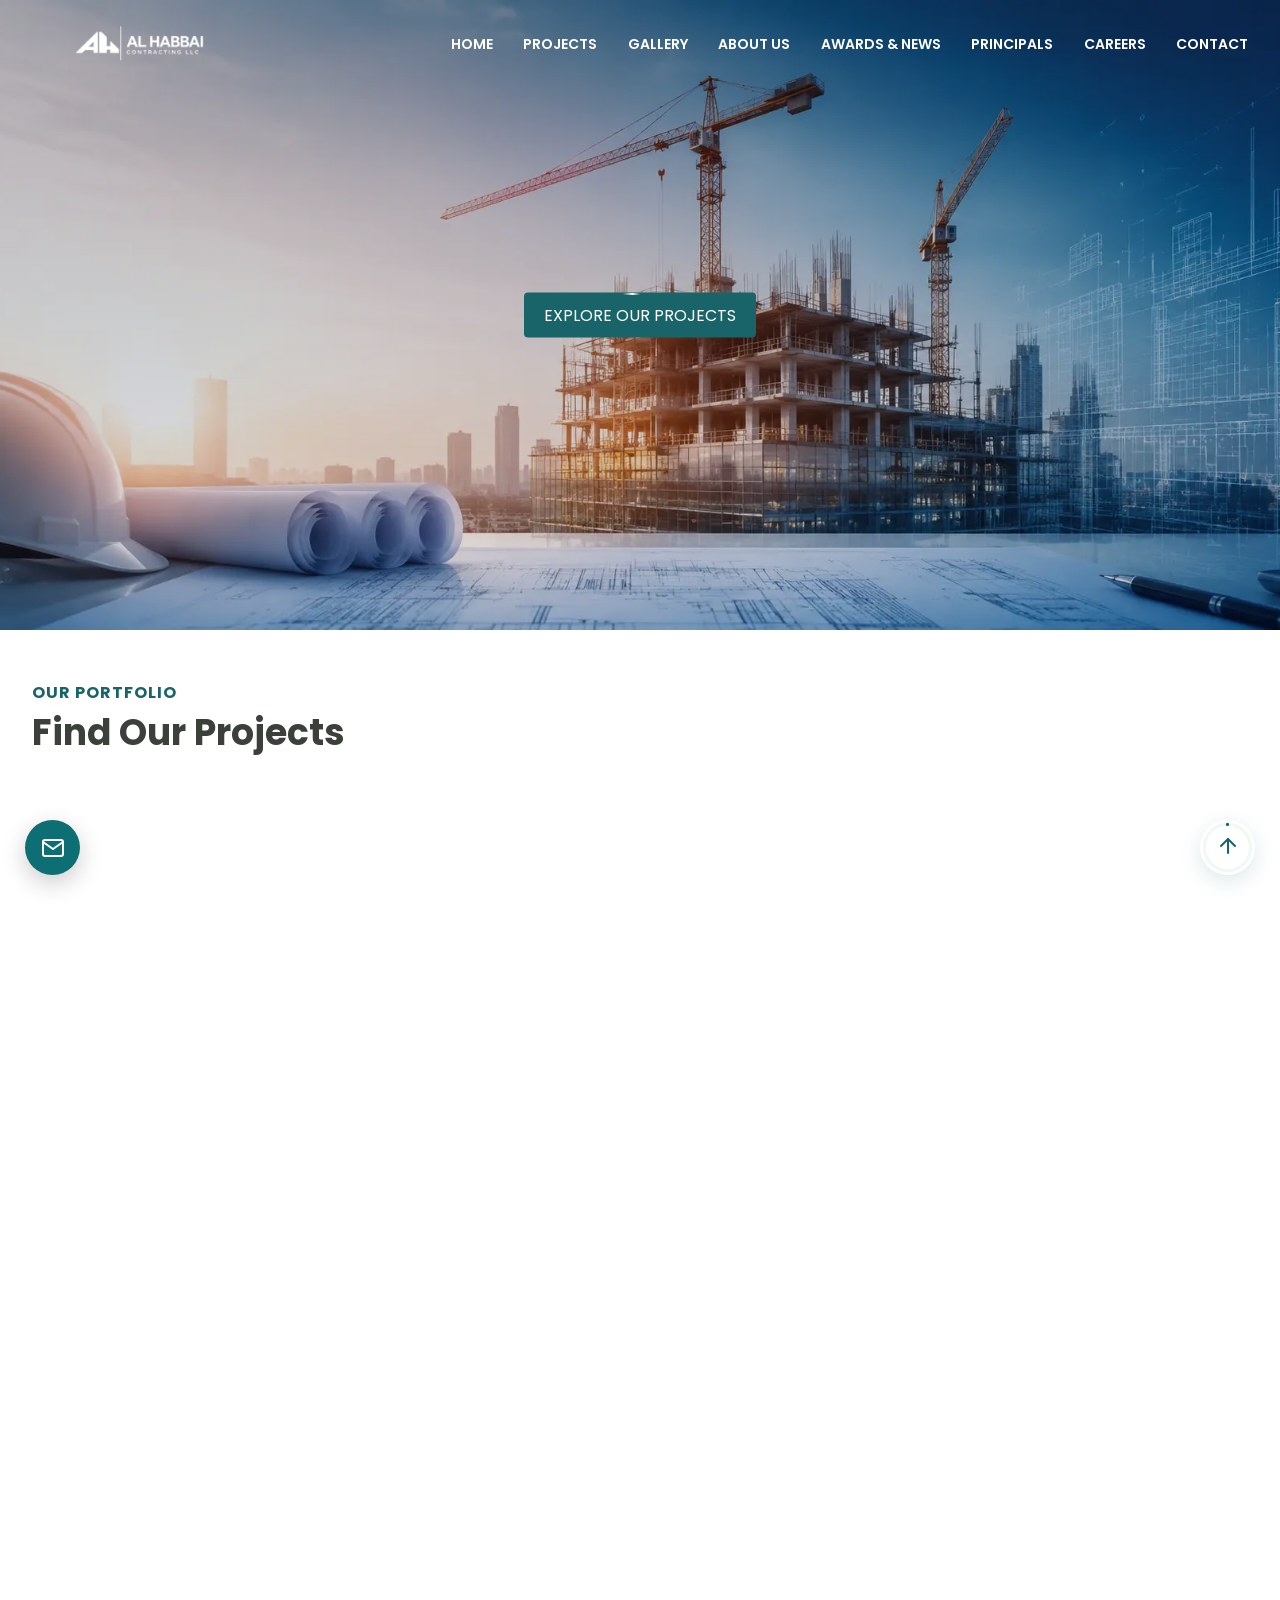
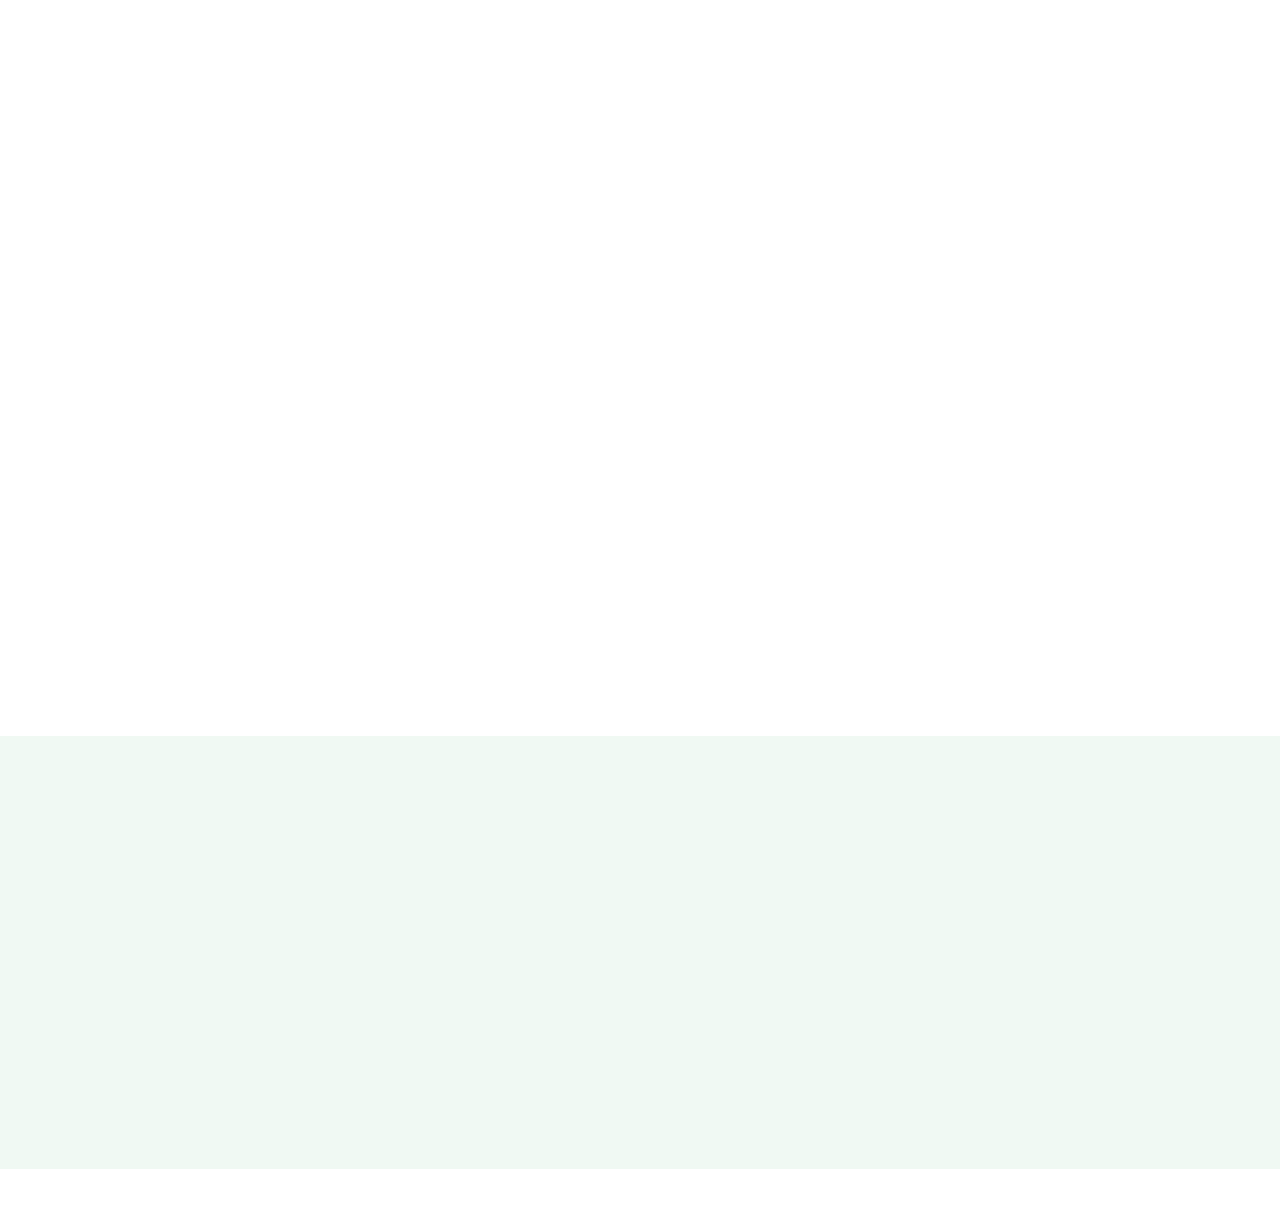
<file: projects.html>
<!doctype html>
<html lang="en">
  <head>
    <meta charset="UTF-8" />
    <meta name="viewport" content="width=device-width, initial-scale=1.0" />
    <title>AL Habbai Contracting | Dubai</title>
    <link rel="stylesheet" href="./assets/css/global.css" />
    <link rel="stylesheet" href="./assets/css/components.css" />
    <link rel="stylesheet" href="./assets/css/style.css" />
    <!-- aos library css  -->
    <link rel="stylesheet" href="https://unpkg.com/aos@next/dist/aos.css" />

    <!-- aos script -->
    <script src="https://unpkg.com/aos@next/dist/aos.js" defer></script>

    <script src="./assets/js/main.js" defer></script>
    <script src="./assets/js/projects.js" defer></script>
  </head>
  <body>
    <!-- Nav -->
    <header class="projects__header">
      <!-- Navigation -->
      <div class="nav__menu__wrapper" id="navbar">
        <div class="container">
          <nav>
            <a href="index.html">
              <img src="./assets/images/alhabbai-white-logo.png" alt="Logo" />
            </a>

            <div class="nav-links" id="navLinks">
              <!-- Close Icon -->
              <svg
                class="svgColor"
                onclick="hideMenu()"
                xmlns="http://www.w3.org/2000/svg"
                width="24"
                height="24"
                viewBox="0 0 24 24"
                fill="none"
                stroke="currentColor"
                stroke-width="2"
                stroke-linecap="round"
                stroke-linejoin="round"
              >
                <line x1="18" y1="6" x2="6" y2="18" />
                <line x1="6" y1="6" x2="18" y2="18" />
              </svg>

              <ul>
               <li><a href="index.html">HOME</a></li>
                <li><a href="./projects.html">Projects</a></li>
                <li><a href="./gallery.html">Gallery</a></li>
                <li><a href="./about.html">About US</a></li>
                <li><a href="./awardsNews.html">Awards & News</a></li>
                <li><a href="./principals.html">Principals</a></li>
                <li><a href="./careers.html">Careers</a></li>
                <li><a href="./contact.html">Contact</a></li>
              </ul>
            </div>

            <!-- Menu Icon -->

            <svg
              onclick="showMenu()"
              xmlns="http://www.w3.org/2000/svg"
              width="24"
              height="24"
              viewBox="0 0 24 24"
              fill="none"
              stroke="currentColor"
              stroke-width="2"
              stroke-linecap="round"
              stroke-linejoin="round"
            >
              <line x1="3" y1="12" x2="21" y2="12" />
              <line x1="3" y1="6" x2="21" y2="6" />
              <line x1="3" y1="18" x2="21" y2="18" />
            </svg>
          </nav>
        </div>
      </div>

      <div class="explore__btn__wrapper">
        <a href="#projectContainer" class="explore__btn"
          >Explore Our Projects</a
        >
      </div>
    </header>
    <!-- Nav End -->

    <!-- Our Projects -->
    <section class="our__project__wrapper">
      <div class="container">
        <div class="our__project__portfolio" data-aos="fade-down">
          <h3>Our Portfolio</h3>
        </div>
        <h2
          class="page__title__text page__title__text__space_sm"
          data-aos="fade-down"
        >
          Find Our Projects
        </h2>
        <div class="our__project__desc__wrapper" data-aos="fade-down">
          <p class="our__project__desc">
            Explore our portfolio of completed and ongoing construction projects
            across residential, commercial, hospitality, industrial, and
            infrastructure sectors. Use the search and filters below to quickly
            find projects by category, location, or status.
          </p>
        </div>

        <!-- filter card -->
        <div class="filter-card" data-aos="fade-up">
          <!-- Search -->

          <div class="search-row">
            <div class="search-title">
              <h3>Search Projects</h3>
            </div>

            <div class="search-box">
              <input
                id="searchInput"
                type="text"
                placeholder="Search by project name, location..."
              />

              <svg
                xmlns="http://www.w3.org/2000/svg"
                width="22"
                height="22"
                viewBox="0 0 24 24"
                fill="none"
                stroke="currentColor"
                stroke-width="2"
                stroke-linecap="round"
                stroke-linejoin="round"
              >
                <circle cx="11" cy="11" r="8"></circle>
                <line x1="21" y1="21" x2="16.65" y2="16.65"></line>
              </svg>
            </div>
          </div>

          <hr />

          <div class="filter-row">
            <div class="category-section">
              <h3>Category</h3>

              <div class="categories">
                <button class="category active" data-category="All">
                  <svg
                    xmlns="http://www.w3.org/2000/svg"
                    width="20"
                    height="20"
                    viewBox="0 0 24 24"
                    fill="none"
                    stroke="currentColor"
                    stroke-width="2"
                    stroke-linecap="round"
                    stroke-linejoin="round"
                  >
                    <rect x="3" y="3" width="7" height="7"></rect>
                    <rect x="14" y="3" width="7" height="7"></rect>
                    <rect x="14" y="14" width="7" height="7"></rect>
                    <rect x="3" y="14" width="7" height="7"></rect>
                  </svg>

                  All
                </button>

                <button class="category" data-category="Residential">
                  <svg
                    xmlns="http://www.w3.org/2000/svg"
                    width="20"
                    height="20"
                    viewBox="0 0 24 24"
                    fill="none"
                    stroke="currentColor"
                    stroke-width="2"
                    stroke-linecap="round"
                    stroke-linejoin="round"
                  >
                    <path d="M3 9.5L12 3l9 6.5" />
                    <path d="M5 10v10h14V10" />
                    <path d="M9 20v-6h6v6" />
                  </svg>

                  Residential
                </button>

                <button class="category" data-category="Commercial">
                  <svg
                    xmlns="http://www.w3.org/2000/svg"
                    width="20"
                    height="20"
                    viewBox="0 0 24 24"
                    fill="none"
                    stroke="currentColor"
                    stroke-width="2"
                  >
                    <rect x="3" y="7" width="18" height="13" />
                    <path d="M16 7V5a2 2 0 0 0-2-2h-4a2 2 0 0 0-2 2v2" />
                  </svg>

                  Commercial
                </button>

                <button class="category" data-category="Mosque">
                  <svg
                    xmlns="http://www.w3.org/2000/svg"
                    width="20"
                    height="20"
                    viewBox="0 0 24 24"
                    fill="none"
                    stroke="currentColor"
                    stroke-width="2"
                  >
                    <path d="M3 21h18" />
                    <path d="M5 21V9l5 3V9l5 3V5l4 2v14" />
                  </svg>

                  Mosque
                </button>

                <button class="category" data-category="Hotel">
                  <svg
                    xmlns="http://www.w3.org/2000/svg"
                    width="20"
                    height="20"
                    viewBox="0 0 24 24"
                    fill="none"
                    stroke="currentColor"
                    stroke-width="2"
                  >
                    <rect x="4" y="3" width="16" height="18" />
                    <path d="M9 7h1" />
                    <path d="M14 7h1" />
                    <path d="M9 11h1" />
                    <path d="M14 11h1" />
                    <path d="M9 15h1" />
                    <path d="M14 15h1" />
                  </svg>

                  Hotel
                </button>

                <button class="category" data-category="Shopping Mall">
                  <svg
                    xmlns="http://www.w3.org/2000/svg"
                    width="20"
                    height="20"
                    viewBox="0 0 24 24"
                    fill="none"
                    stroke="currentColor"
                    stroke-width="2"
                  >
                    <rect x="4" y="2" width="16" height="20" />
                    <path d="M9 6h1" />
                    <path d="M14 6h1" />
                    <path d="M9 10h1" />
                    <path d="M14 10h1" />
                    <path d="M9 14h1" />
                    <path d="M14 14h1" />
                  </svg>

                  Shopping Mall
                </button>
              </div>
            </div>

            <div class="selects">
              <div>
                <label class="selects__our__project">Status</label>
                <select id="statusFilter">
                  <option value="All">All Status</option>
                  <option value="Completed">Completed</option>
                  <option value="Under Construction">Under Construction</option>
                  <option value="Upcoming">Upcoming</option>
                </select>
              </div>
            </div>
          </div>
        </div>
      </div>
    </section>

    <!-- card -->
    <section class="projects-section">
      <div class="container">
        <div id="projectContainer" class="project-grid" data-aos="fade-up">
          <!-- Cards Generated Here -->
        </div>

        <div id="pagination" class="pagination" data-aos="fade-up"></div>
      </div>
    </section>
    <!-- card end -->
    <!-- Our Projects End -->

     <!-- Gmail -->
    <a
      href="https://mail.google.com/mail/?view=cm&fs=1&to=ahmadfaizanweb@gmail.com"
      target="_blank"
      rel="noopener noreferrer"
      class="floating-mail"
    >
      <svg
        xmlns="http://www.w3.org/2000/svg"
        width="24"
        height="24"
        viewBox="0 0 24 24"
        fill="none"
        stroke="currentColor"
        stroke-width="2"
        stroke-linecap="round"
        stroke-linejoin="round"
      >
        <path
          d="M4 4h16c1.1 0 2 .9 2 2v12c0 1.1-.9 2-2 2H4c-1.1 0-2-.9-2-2V6c0-1.1.9-2 2-2z"
        />
        <polyline points="22,6 12,13 2,6" />
      </svg>
    </a>

    <!-- scroll button -->
    <button class="scroll-top" id="scrollTopBtn" aria-label="Scroll to top">
      <svg class="progress-ring" viewBox="0 0 50 50">
        <circle class="progress-ring-bg" cx="25" cy="25" r="21" />

        <circle
          class="progress-ring-progress"
          id="progressRing"
          cx="25"
          cy="25"
          r="21"
        />
      </svg>

      <span class="scroll-arrow">
        <svg xmlns="http://www.w3.org/2000/svg" width="24" height="30" viewBox="0 0 24 24" fill="none" stroke="currentColor" stroke-width="2" stroke-linecap="round" stroke-linejoin="round"><line x1="12" y1="19" x2="12" y2="5"/><polyline points="5 12 12 5 19 12"/></svg>
      </span>
    </button>

    <!-- Footer Section -->
    <footer>
      <div class="container">
        <div class="footer__wrapper" data-aos="fade-up">
          <div class="footer__col1">
            <div class="footer__logo">
              <img
                src="./assets/images/alhabbai-dark-logo.png"
                alt="AL Habbai Contracting"
              />
            </div>
            <p class="footer__desc">
              Al Habbai is a progressively private owned company was established
              in Dubai since 1993 by Al Habbai Family and represented by
              <i>CEO Mr. Ali Al Habbai.</i>
            </p>
            <div class="footer__socials">
              <h4 class="footer__socials__title">Follow us</h4>
              <ol class="footer__socials__list">
                <li>
                  <a href="#">
                    <svg
                      xmlns="http://www.w3.org/2000/svg"
                      width="24"
                      height="24"
                      viewBox="0 0 24 24"
                      fill="none"
                      stroke="currentColor"
                      stroke-width="1"
                      stroke-linecap="round"
                      stroke-linejoin="round"
                      class="feather feather-facebook"
                    >
                      <path
                        d="M18 2h-3a5 5 0 0 0-5 5v3H7v4h3v8h4v-8h3l1-4h-4V7a1 1 0 0 1 1-1h3z"
                      />
                    </svg>
                  </a>
                </li>

                <li>
                  <a href="#">
                    <svg
                      xmlns="http://www.w3.org/2000/svg"
                      width="24"
                      height="24"
                      viewBox="0 0 24 24"
                      fill="none"
                      stroke="currentColor"
                      stroke-width="1"
                      stroke-linecap="round"
                      stroke-linejoin="round"
                    >
                      <path
                        d="M16 8a6 6 0 0 1 6 6v7h-4v-7a2 2 0 0 0-2-2 2 2 0 0 0-2 2v7h-4v-7a6 6 0 0 1 6-6z"
                      />
                      <rect x="2" y="9" width="4" height="12" />
                      <circle cx="4" cy="4" r="2" />
                    </svg>
                  </a>
                </li>

                <li>
                  <a href="#">
                    <svg
                      xmlns="http://www.w3.org/2000/svg"
                      width="24"
                      height="24"
                      viewBox="0 0 24 24"
                      fill="none"
                      stroke="currentColor"
                      stroke-width="1"
                      stroke-linecap="round"
                      stroke-linejoin="round"
                    >
                      <rect x="2" y="2" width="20" height="20" rx="5" ry="5" />
                      <path
                        d="M16 11.37A4 4 0 1 1 12.63 8 4 4 0 0 1 16 11.37z"
                      />
                      <line x1="17.5" y1="6.5" x2="17.51" y2="6.5" />
                    </svg>
                  </a>
                </li>

                <li>
                  <a href="#">
                    <svg
                      xmlns="http://www.w3.org/2000/svg"
                      width="24"
                      height="24"
                      viewBox="0 0 24 24"
                      fill="none"
                      stroke="currentColor"
                      stroke-width="1"
                      stroke-linecap="round"
                      stroke-linejoin="round"
                    >
                      <path
                        d="M22.54 6.42a2.78 2.78 0 0 0-1.94-2C18.88 4 12 4 12 4s-6.88 0-8.6.46a2.78 2.78 0 0 0-1.94 2A29 29 0 0 0 1 11.75a29 29 0 0 0 .46 5.33A2.78 2.78 0 0 0 3.4 19c1.72.46 8.6.46 8.6.46s6.88 0 8.6-.46a2.78 2.78 0 0 0 1.94-2 29 29 0 0 0 .46-5.25 29 29 0 0 0-.46-5.33z"
                      />
                      <polygon
                        points="9.75 15.02 15.5 11.75 9.75 8.48 9.75 15.02"
                      />
                    </svg>
                  </a>
                </li>

                <li>
                  <a href="#">
                    <svg
                      xmlns="http://www.w3.org/2000/svg"
                      width="24"
                      height="24"
                      viewBox="0 0 24 24"
                      fill="none"
                      stroke="currentColor"
                      stroke-width="1"
                      stroke-linecap="round"
                      stroke-linejoin="round"
                      class="feather feather-twitter"
                    >
                      <path
                        d="M23 3a10.9 10.9 0 0 1-3.14 1.53 4.48 4.48 0 0 0-7.86 3v1A10.66 10.66 0 0 1 3 4s-4 9 5 13a11.64 11.64 0 0 1-7 2c9 5 20 0 20-11.5a4.5 4.5 0 0 0-.08-.83A7.72 7.72 0 0 0 23 3z"
                      />
                    </svg>
                  </a>
                </li>
              </ol>
            </div>
          </div>
          <div class="footer__col2">
            <h3 class="footer__text__title">Quick Links</h3>
            <ol class="footer__text">
              <li><a href="index.html">HOME</a></li>
              <li><a href="./projects.html">Projects</a></li>
              <li><a href="./gallery.html">Gallery</a></li>
              <li><a href="./about.html">About Us</a></li>
              <li><a href="./awardsNews.html">Awards & News</a></li>
              <li><a href="./principals.html">Principals</a></li>
              <li><a href="./careers.html">Careers</a></li>
              <li><a href="./contact.html">Contact</a></li>
            </ol>
          </div>
          <div class="footer__col3">
            <h3 class="footer__text__title">Staff Links</h3>
            <ol class="footer__text">
              <li>
                <a href="https://login.microsoftonline.com/" target="_blank"
                  >Staff Login</a
                >
              </li>
              <li>
                <a
                  href="http://alhabbai.fortiddns.com:6060/Dotapps/DotappsWS/Default.aspx"
                  target="_blank"
                  >Attendance</a
                >
              </li>
              <li>
                <a
                  href="https://dms.alhabbai.app:444/dms/#/login"
                  target="_blank"
                  >DMS</a
                >
              </li>
              <li>
                <a href="https://ezbuz.alhabbai.net/" target="_blank"
                  >Al Habbai – ERP</a
                >
              </li>
            </ol>
          </div>
          <div class="footer__col4">
            <h3 class="footer__text__title">Contact</h3>
            <ol class="footer__text">
              <li class="footer__img__info_wrapper">
                <svg
                  xmlns="http://www.w3.org/2000/svg"
                  width="20"
                  height="20"
                  viewBox="0 0 24 24"
                  fill="none"
                  stroke="currentColor"
                  stroke-width="2"
                  stroke-linecap="round"
                  stroke-linejoin="round"
                >
                  <path
                    d="M4 4h16c1.1 0 2 .9 2 2v12c0 1.1-.9 2-2 2H4c-1.1 0-2-.9-2-2V6c0-1.1.9-2 2-2z"
                  />
                  <polyline points="22,6 12,13 2,6" />
                </svg>
                <a href="#"> habbai@alhabbai.ae</a>
              </li>
              <li class="footer__img__info_wrapper">
                <svg
                  xmlns="http://www.w3.org/2000/svg"
                  width="20"
                  height="20"
                  viewBox="0 0 24 24"
                  fill="none"
                  stroke="currentColor"
                  stroke-width="2"
                  stroke-linecap="round"
                  stroke-linejoin="round"
                >
                  <path
                    d="M22 16.92v3a2 2 0 0 1-2.18 2 19.79 19.79 0 0 1-8.63-3.07 19.5 19.5 0 0 1-6-6 19.79 19.79 0 0 1-3.07-8.67A2 2 0 0 1 4.11 2h3a2 2 0 0 1 2 1.72 12.84 12.84 0 0 0 .7 2.81 2 2 0 0 1-.45 2.11L8.09 9.91a16 16 0 0 0 6 6l1.27-1.27a2 2 0 0 1 2.11-.45 12.84 12.84 0 0 0 2.81.7A2 2 0 0 1 22 16.92z"
                  />
                </svg>
                <a href="#">Tel : +97142628388</a>
              </li>
              <li class="footer__img__info_wrapper">
                <svg
                  xmlns="http://www.w3.org/2000/svg"
                  width="20"
                  height="20"
                  viewBox="0 0 24 24"
                  fill="none"
                  stroke="currentColor"
                  stroke-width="2"
                  stroke-linecap="round"
                  stroke-linejoin="round"
                >
                  <path d="M20 21v-2a4 4 0 0 0-4-4H8a4 4 0 0 0-4 4v2" />
                  <circle cx="12" cy="7" r="4" />
                </svg>
                <a href="#">Fax : +97142627789</a>
              </li>

              <li class="footer__img__info_wrapper">
                <svg
                  xmlns="http://www.w3.org/2000/svg"
                  width="20"
                  height="20"
                  viewBox="0 0 24 24"
                  fill="none"
                  stroke="currentColor"
                  stroke-width="2"
                  stroke-linecap="round"
                  stroke-linejoin="round"
                >
                  <path d="M21 10c0 7-9 13-9 13s-9-6-9-13a9 9 0 0 1 18 0z" />
                  <circle cx="12" cy="10" r="3" />
                </svg>
                <a href="#">P.O Box 21313, Dubai – UAE</a>
              </li>
            </ol>
          </div>
        </div>
      </div>
    </footer>
    <!-- Footer Section End -->
  </body>
</html>
</file>
<file: assets/css/global.css>
@import url('https://fonts.googleapis.com/css2?family=Poppins:wght@500;600&family=Raleway:wght@400;500;600&display=swap');
html {
	font-size: 10px;
	scroll-behavior: smooth;
}
body {
	/* background-color: var(--lightGreen-2); */
	overflow-x: hidden;
}

*,
*::before,
*::after {
	padding: 0;
	margin: 0;
	box-sizing: border-box;
}

section {
	padding: 50px 0;
}
@media only screen and (max-width: 767px) {
	section {
		padding: 20px 0;
	}
}

.container {
	max-width: 1280px;
	width: 95%;
	margin: 0 auto;
}
:root {
	--green-1: #196469;
	--green-2: #a2de96;
	--lightGreen-1: #F0F9F3;
	--black-1: #3b413a;
	--black-2: #3f3c3c;
	--black-3: #5b6359;
	--white-1: #e8e8e8;	
}
img {
	width: 100%;
	height: 100%;
}
h1,
h2,
h3,
h4 {
	font-family: Poppins;
}
p {
	font-family: Raleway;
	font-weight: 400;
	line-height: 1.4em;
	font-size: 1.8rem;
}
a {
	display: inline-block;
	text-decoration: none;
}

ol,
ul {
	list-style: none;
}

.explore__btn__wrapper {
  position: absolute;
  top: 50%;
  left: 50%;
  transform: translate(-50%, -50%);
}

.explore__btn {
  position: relative;
  display: inline-flex;
  align-items: center;
  justify-content: center;
  padding: 1rem 2rem;
  background: var(--green-1);
  color: #fff;
  text-decoration: none;
  font-size: 1.6rem;
  font-family: Poppins;
  border-radius: 4px;
  overflow: hidden;
  isolation: isolate;
  transition: 0.3s;
  text-transform: uppercase;
}

.explore__btn:hover {
  transform: translateY(-3px);
}

.explore__btn::before {
  content: "";
  position: absolute;
  inset: -8000%;
  background: conic-gradient(
    from 0deg,
    transparent 0deg,
    transparent 320deg,
    #fff 340deg,
    transparent 360deg
  );
  animation: rotateBorder 4s linear infinite; /* slower */
  will-change: transform;
  transform: translateZ(0);
}

.explore__btn::after {
  content: "";
  position: absolute;
  inset: 2px;
  background: var(--green-1);
  border-radius: 2px;
}

.explore__btn {
  z-index: 1;
}

.explore__btn::before {
  z-index: -2;
}

.explore__btn::after {
  z-index: -1;
}

@keyframes rotateBorder {
  from {
    transform: rotate(0deg);
  }
  to {
    transform: rotate(360deg);
  }
}


.floating-mail {
        position: fixed;
        left: 25px;
        bottom: 25px;
        width: 55px;
        height: 55px;
        border-radius: 50%;
        display: flex;
        align-items: center;
        justify-content: center;

        background: #0d6f73;
        color: #fff;
        font-size: 24px;
        text-decoration: none;

        box-shadow: 0 8px 25px rgba(0, 0, 0, 0.2);
        z-index: 9999;

        transition: all 0.3s ease;
      }

      .floating-mail:hover {
        transform: translateY(-4px) scale(1.05);
      }

      @media (max-width: 768px) {
  .floating-mail {
    width: 48px;
    height: 48px;
    left: 16px;
    bottom: 20px;
  }

  .floating-mail svg {
    width: 21px;
    height: 21px;
  }
}
</file>
<file: assets/css/components.css>
/* Nav  */

/* ===========================
   HEADER
=========================== */

.header {
  position: relative;
  width: 100%;
  height: 100vh;
  overflow: hidden;
}

/* ===========================
   HERO VIDEO
=========================== */

.hero-video {
  position: absolute;
  inset: 0;
  width: 100%;
  height: 100%;
  object-fit: cover;
}

/* Dark Overlay */

/* ===========================
   NAVIGATION
=========================== */

.nav__menu__wrapper {
  position: fixed;
  top: 0;
  left: 0;
  width: 100%;
  z-index: 1000;
  background: transparent;
  transition:
    background 0.35s ease,
    box-shadow 0.35s ease,
    backdrop-filter 0.35s ease;
}

nav {
  display: flex;
  justify-content: space-between;
  align-items: center;
  height: 90px;
  transition: all 0.35s ease;
}

nav img {
  width: 220px;
  margin-top: 13px;
  transition: all 0.35s ease;
}

nav svg {
  display: none;
}

.nav-links {
  flex: 1;
  text-align: right;
}

.nav-links ul {
  padding: 0;
}

.nav-links ul li {
  display: inline-block;
  list-style: none;
  margin-left: 28px;
  position: relative;
}

.nav-links ul li a {
  text-decoration: none;
  color: #fff;
  font-size: 1.4rem;
  font-weight: 600;
  text-transform: uppercase;
  transition: color 0.3s ease;
  font-family: Poppins;
}

.nav-links ul li a:hover {
  color: var(--green-1);
}

/* ======================================
   Sticky Navbar
====================================== */

.nav__menu__wrapper.scrolled {
  background: rgba(255, 255, 255, 0.95);
  backdrop-filter: blur(12px);
  -webkit-backdrop-filter: blur(12px);
  box-shadow: 0 8px 25px rgba(0, 0, 0, 0.08);
}

.nav__menu__wrapper.scrolled nav {
  height: 72px;
}

.nav__menu__wrapper.scrolled img {
  width: 190px;
  margin-top: 6px;
}

.nav__menu__wrapper.scrolled .nav-links ul {
  margin-top: 0;
}

.nav__menu__wrapper.scrolled .nav-links ul li a {
  color: var(--black-1);
  font-family: Poppins;
}

.nav__menu__wrapper.scrolled nav svg {
  color: var(--black-1);
}

.nav-links ul li::after {
  content: "";
  width: 0%;
  height: 2px;
  background-color: var(--green-1);
  display: block;
  margin: auto;
  transition: 0.4s;
}

.nav-links ul li:hover::after {
  width: 100%;
}

/* Menu Icons */

nav svg {
  display: none;
  color: #fff;
  cursor: pointer;
}

/* ===========================
   MOBILE
=========================== */

@media (max-width: 1192px) {
  nav img {
    width: 180px;
  }

  nav svg {
    display: block;
    z-index: 9999;
  }

  .nav-links {
    position: fixed;
    top: 0;
    right: -100%;
    width: 200px;
    height: 100vh;
    background: var(--lightGreen-1);
    text-align: left;
    transition: 0.4s;
    z-index: 10000;
    padding-top: 80px;
    transition: 0.4s ease;
  }

  .nav-links.active {
    right: 0;
  }

  .nav-links ul {
    padding-left: 30px;
  }

  .nav-links ul li {
    display: block;
    margin: 22px 0;
  }
  
  .nav-links ul li a {
    color: var(--black-3) !important;
    font-size: 1.6rem;
  }

  .nav-links svg {
    color: #222;
    position: absolute;
    top: 20px;
    right: 20px;
  }
}

@media (max-width: 768px) {
  .header {
    height: 100vh;
  }

  nav {
    padding: 15px 0;
  }

  nav img {
    width: 150px;
  }

  nav svg {
    display: block;
    position: absolute;
    top: 23px;
    right: 20px;
    cursor: pointer;
  }
}

/* Nav End */

/* Global Button Styles */
.btn {
  color: var(--green-1);
  font-family: Poppins;
  font-weight: 500;
  border-radius: 8px;
  font-size: 1.4rem;
  padding: 0.7rem 2rem;
}
.primary-btn {
  color: var(--white-1);
  background: var(--green-1);
}

.secondary-btn {
  background-color: var(--white-1);
}

@media only screen and (min-width: 700px) {
  .btn {
    padding: 0.8rem 2rem;
    font-size: 2rem;
  }
}
/* End Global Button Styles */

/* Global title */
.page__title__text {
  font-size: 3.6rem;
  color: var(--black-1);
}

.page__title__text__space {
  margin-bottom: 60px;
}

.page__title__text__space__sm {
  margin-bottom: 10px;
}
@media (max-width: 767px) {
  .page__title__text {
    font-size: 2.2rem;
  }
  .page__title__text__space {
    margin-bottom: 30px;
  }
  .page__title__text__space__sm {
    margin-bottom: 5px;
  }
}

/* scroll button */
.scroll-top {
  position: fixed;
  right: 25px;
  bottom: 25px;
  width: 55px;
  height: 55px;
  border: none;
  border-radius: 50%;
  background: #ffffff;
  color: var(--green-1);
  display: flex;
  align-items: center;
  justify-content: center;
  cursor: pointer;
  z-index: 9999;
  padding: 0;
  box-shadow: 0 6px 20px rgba(25, 100, 105, 0.15);
  transition:
    transform 0.3s ease,
    box-shadow 0.3s ease;
}

/* Progress Ring */
.progress-ring {
  position: absolute;
  inset: 0;
  width: 100%;
  height: 100%;
  transform: rotate(-90deg);
}

/* Background Ring */
.progress-ring-bg {
  fill: none;
  stroke: var(--lightGreen-1);
  stroke-width: 3;
}

/* Scroll Progress */
.progress-ring-progress {
  fill: none;
  stroke: var(--green-1);
  stroke-width: 3;
  stroke-linecap: round;
  stroke-dasharray: 131.95;
  stroke-dashoffset: 131.95;
  transition: stroke-dashoffset 0.1s linear;
}

/* Arrow */
.scroll-arrow {
  position: relative;
  z-index: 2;
  color: var(--green-1);
  line-height: 1;
  transition: transform 0.3s ease;
}

/* Hover */
.scroll-top:hover {
  transform: translateY(-4px);
  box-shadow: 0 10px 25px rgba(25, 100, 105, 0.22);
}

.scroll-top:hover .scroll-arrow {
  transform: translateY(-2px);
}

/* Responsive */
@media (max-width: 900px) {
  .scroll-top {
    width: 48px;
    height: 48px;
    right: 16px;
    bottom: 20px;
  }

  .scroll-arrow {
    font-size: 18px;
  }
}

/*  Footer Section  */

footer {
  background: var(--lightGreen-1);
  padding-top: 5rem;
  padding-bottom: 2rem;
}
.footer__wrapper {
  display: flex;
  flex-direction: column;
  gap: 3rem;
}
.footer__logo {
  max-width: 160px;
  margin-left: -20px;
  margin-top: -30px;
}
.footer__logo {
  width: 100%;
}
.footer__desc {
  font-size: 1.4rem;
  color: var(--black-2);
  margin-bottom: 2rem;
}
.footer__socials__title {
  font-size: 1.8rem;
  color: var(--black-1);
  margin-bottom: 1rem;
}
.footer__socials li {
  display: inline-block;
  margin-right: 0.5rem;
}
.footer__socials a {
  padding: 0.5rem 0.8rem;
  background-color: #fff;
  border: 1px solid var(--green-2);
  border-radius: 8px;
}
.footer__socials svg {
  width: 20px;
  color: var(--black-2);
}
.footer__text__title {
  font-size: 1.8rem;
  margin-bottom: 1rem;
  color: var(--black-2);
  font-weight: 600;
}

.footer__text a {
  font-size: 1.4rem;
  margin-bottom: 0.5rem;
  color: var(--black-3);
  font-family: Raleway;
  font-weight: 500;
  line-height: 1.4em;
  transition: all 0.3s ease-in;
}

.footer__text li:hover a {
  color: var(--green-1);
  text-decoration: underline;
  transform: translateY(-2px);
}

.footer__img__info_wrapper {
  display: flex;
  gap: 10px;
  align-items: start;
}

.footer__img__info_wrapper svg {
  color: var(--green-1);
}

/* For Large Device */

@media only screen and (min-width: 768px) {
  footer {
    padding-top: 8rem;
    padding-bottom: 4rem;
  }
  .footer__wrapper {
    flex-direction: row;
  }
  .footer__col1 {
    flex: 4;
  }
  .footer__col2,
  .footer__col3,
  .footer__col4 {
    flex: 2;
  }
  .footer__desc {
    max-width: 300px;
    font-size: 1.8rem;
    margin-bottom: 2.5rem;
  }
  .footer__socials__title {
    font-size: 2rem;
    margin-bottom: 1.5rem;
  }
  .footer__text__title {
    font-size: 2rem;
    margin-bottom: 2rem;
  }
  .footer__text a {
    font-size: 1.6rem;
    margin-bottom: 1rem;
  }
}

/* Footer Section End */
</file>
<file: assets/css/style.css>
/* Our Services */
.our__services__wrapper {
  display: grid;
  grid-template-columns: repeat(auto-fill, minmax(250px, 1fr));
  justify-content: center;
  gap: 1rem;
}
.our__services__item {
  padding: 20px 30px;
  box-shadow:
    rgba(60, 64, 67, 0.3) 0px 1px 2px 0px,
    rgba(60, 64, 67, 0.15) 0px 2px 6px 2px;
  background: #fff;
  text-align: center;
  text-align: center;
  border-radius: 12px;
}

.our__services__item:hover {
  cursor: pointer;
  transform: translateY(-10px) !important;
  box-shadow: rgba(67, 71, 85, 0.2) 0px 15px 35px;
}

.our__services__item svg {
  color: var(--green-1);
}
.our__services__title {
  font-size: 1.6rem;
  font-family: Poppins, sans-serif;
  font-weight: 600;
  margin: 1rem 0;
  color: var(--black-1);
}
.our__services__text {
  font-size: 1.6rem;
  font-family: Raleway;
  color: var(--black-3);
}

/* ***********************************************
  Banner Section
*********************************************** */
#banner {
  margin: 70px 0;
}

.banner__wrapper {
  position: relative;
  overflow: hidden;
  display: grid;
  grid-template-columns: 2.2fr 1fr 1fr auto;
  gap: 2rem;
  align-items: center;
  padding: 50px 45px;
  border-radius: 20px;
  background:
    linear-gradient(rgba(0, 0, 0, 0.72), rgba(0, 0, 0, 0.72)),
    url("../images/bg-banner.jfif") center/cover no-repeat;
}

.banner__col1 h3 {
  font-size: 2.5rem;
  color: #fff;
  margin-bottom: 0.8rem;
  font-family: Poppins;
}

.banner__col1 p {
  color: #ddd;
  font-size: 1.6rem;
}

.banner__items {
  display: flex;
  align-items: center;
  gap: 15px;
}

.banner__items svg {
  width: 45px;
  height: 45px;
  color: var(--green-1);
  flex-shrink: 0;
}

.banner__items h3 {
  font-size: 2.5rem;
  font-family: Poppins;
  color: #fff;
  margin-bottom: 4px;
}

.banner__items p {
  color: #ddd;
  font-size: 1.5rem;
}

.banner__col2:last-child {
  display: flex;
  justify-content: flex-end;
}

.banner__col2 .btn {
  white-space: nowrap;
}

/* ***********************************************
  Banner Section
*********************************************** */

/* ***********************************************
  Our Projects
*********************************************** */
.projects__header {
  background-image:
    linear-gradient(rgba(4, 9, 30, 0.3), rgba(4, 9, 30, 0.1)),
    url("../images/projects.webp");
  position: relative;
  width: 100%;
  height: 70vh;
  background-size: cover;
  background-position: center;
}

.our__project__portfolio h3 {
  color: var(--green-1);
  text-transform: uppercase;
  letter-spacing: 0.1rem;
  font-size: 1.6rem;
}

.our__project__desc__wrapper {
  max-width: 600px;
}

.our__project__desc {
  font-size: 1.6rem;
  color: var(--black-3);
  margin-top: 2rem;
  margin-bottom: 3rem;
}

.filter-card {
  padding: 30px;
  border-radius: 20px;
  box-shadow:
    rgba(60, 64, 67, 0.3) 0px 1px 2px 0px,
    rgba(60, 64, 67, 0.15) 0px 2px 6px 2px;
}

.search-row {
  display: grid;
  grid-template-columns: 180px 1fr;
  gap: 2rem;
  align-items: center;
}

.search-title {
  width: 100%;
}

.search-title h3 {
  font-size: 1.8rem;
  color: var(--black-2);
}

.search-box {
  width: 100%;
  position: relative;
}

.search-box input {
  width: 100%;
  height: 50px;
  border: 1px solid #ddd;
  border-radius: 10px;
  padding: 0 50px 0 18px;
  font-size: 15px;
  outline: none;
}

.search-box input:focus {
  border: 1px solid var(--black-3);
}

.search-box svg {
  position: absolute;
  right: 18px;
  top: 50%;
  transform: translateY(-50%);
  color: #888;
}

hr {
  margin: 10px 0;
  border: none;
  border-top: 1px solid #eee;
}

.filter-row {
  display: flex;
  justify-content: space-between;
  gap: 40px;
  flex-wrap: wrap;
}

.category-section {
  flex: 1;
}

.category-section h3 {
  margin-bottom: 15px;
  font-size: 1.8rem;
  color: var(--black-2);
}

.categories {
  display: flex;
  gap: 12px;
  flex-wrap: wrap;
}

.category {
  display: flex;
  align-items: center;
  gap: 10px;
  padding: 12px 18px;
  border: 1px solid #ddd;
  background: #fff;
  border-radius: 10px;
  cursor: pointer;
  transition: 0.3s;
  font-size: 1.4rem;
  color: var(--black-3);
  font-family: Poppins;
}

.category svg {
  width: 18px;
  height: 18px;
  stroke: currentColor;
  pointer-events: none;
}

.category:hover {
  border-color: var(--green-1);
}

.category.active {
  background-color: var(--green-1);
  border-color: var(--green-1);
  color: #fff;
}

.selects {
  display: flex;
  gap: 20px;
  flex-wrap: wrap;
}

.selects div {
  display: flex;
  flex-direction: column;
  gap: 8px;
}

.selects__our__project {
  font-size: 1.8rem;
  color: var(--black-2);
  font-family: Poppins, serif;
  font-weight: 600;
}

.selects select {
  font-size: 1.4rem;
  color: var(--black-2);
  font-family: Poppins;
  width: 190px;
  height: 48px;
  border: 1px solid #ddd;
  border-radius: 10px;
  padding: 0 12px;
}

/* ***********************************************
  Projects Card End
*********************************************** */
.project-grid {
  display: grid;
  grid-template-columns: repeat(3, 1fr);
  gap: 30px;
}

.project-card {
  border: 1px solid #e5e5e5;
  overflow: hidden;
  transition: 0.3s;
  cursor: pointer;
  background: #fff;
  border-radius: 16px;
  box-shadow:
    0 4px 6px rgba(0, 0, 0, 0.03),
    0 10px 20px rgba(0, 0, 0, 0.05),
    0 20px 40px rgba(0, 0, 0, 0.04);
  transition:
    transform 0.35s ease,
    box-shadow 0.35s ease;
}

.project-card:hover {
  transform: translateY(-6px);
  box-shadow:
    0 8px 12px rgba(0, 0, 0, 0.04),
    0 18px 30px rgba(0, 0, 0, 0.08),
    0 30px 60px rgba(0, 0, 0, 0.06);
}

.project-image {
  position: relative;
  height: 220px;
}

.project-image img {
  width: 100%;
  height: 100%;
  object-fit: cover;
}

.status {
  position: absolute;
  left: 15px;
  top: 15px;
  padding: 7px 14px;
  border-radius: 20px;
  color: #fff;
  font-size: 13px;
  font-weight: 600;
}

.completed {
  background-color: var(--green-1);
}

.under {
  background: #f4a300;
}

.upcoming {
  background-color: #f4a300;
}

.project-content {
  padding: 25px;
}

.project-number {
  font-size: 1.4rem;
  font-family: Poppins;
  color: var(--black-2);
  margin-bottom: 1rem;
}

.project-content h3 {
  margin-bottom: 12px;
  font-size: 1.44rem;
  color: var(--black-2);
  font-family: Poppins;
}

.meta {
  font-family: Poppins;
  color: var(--black-2);
  margin-bottom: 10px;
  display: flex;
  gap: 8px;
  align-items: center;
  font-size: 1.4rem;
}

.link {
  margin-top: 20px;
  display: inline-flex;
  gap: 10px;
  align-items: center;
  color: var(--green-1);
  font-weight: 600;
  text-decoration: none;
  font-size: 1.4rem;
  font-family: Poppins;
}

.link:hover {
  gap: 18px;
  color: #23838a;
  text-decoration: underline;
}

/* Pagination */

/* =========================================
   MODERN PROJECT PAGINATION
========================================= */

.pagination {
  display: flex;
  align-items: center;
  justify-content: center;
  gap: 14px;
  margin-top: 50px;
  width: 100%;
}

/* =========================================
   ARROW BUTTON
========================================= */

.pagination-arrow {
  width: 48px;
  height: 48px;
  display: flex;
  align-items: center;
  justify-content: center;
  padding: 0;
  border: 1px solid #dcdcdc;
  border-radius: 50%;
  background: #ffffff;
  color: #222;
  cursor: pointer;
  transition:
    background-color 0.3s ease,
    color 0.3s ease,
    border-color 0.3s ease,
    transform 0.3s ease,
    box-shadow 0.3s ease;
}

/* SVG Arrow */

.pagination-arrow svg {
  width: 23px;
  height: 23px;
  stroke-width: 2.8;
  stroke: currentColor;
  transition: transform 0.3s ease;
}

/* Hover */

.pagination-arrow:hover:not(:disabled) {
  background: #111;
  color: #fff;
  border-color: #111;
  transform: translateY(-2px);
  box-shadow: 0 8px 20px rgba(0, 0, 0, 0.12);
}

/* Arrow movement */

.pagination-arrow:first-child:hover:not(:disabled) svg {
  transform: translateX(-2px);
}

.pagination-arrow:last-child:hover:not(:disabled) svg {
  transform: translateX(2px);
}

/* Disabled */

.pagination-arrow:disabled {
  opacity: 0.35;
  cursor: not-allowed;
  background: #f7f7f7;
  color: #999;
}

/* =========================================
   PAGE JUMP
========================================= */

.page-jump {
  display: flex;
  align-items: center;
  justify-content: center;
  gap: 8px;
  height: 48px;
  padding: 0 5px;
}

/* =========================================
   PAGE INPUT
========================================= */

.page-input {
  width: 48px;
  height: 42px;
  padding: 0;
  border: 1px solid #dcdcdc;
  border-radius: 9px;
  background: #fff;
  color: #222;
  text-align: center;
  font-family: inherit;
  font-size: 15px;
  font-weight: 600;
  outline: none;
  transition:
    border-color 0.25s ease,
    box-shadow 0.25s ease,
    background-color 0.25s ease;
}

/* Remove number arrows */

.page-input::-webkit-inner-spin-button,
.page-input::-webkit-outer-spin-button {
  -webkit-appearance: none;
  margin: 0;
}

.page-input {
  appearance: textfield;
}

/* Focus */

.page-input:focus {
  border-color: #111;
  background: #fff;
  box-shadow: 0 0 0 3px rgba(0, 0, 0, 0.06);
}

/* =========================================
   TOTAL PAGE
========================================= */

.page-total {
  color: #777;
  font-size: 14px;
  font-weight: 500;
  white-space: nowrap;
}

/* =========================================
   MOBILE
========================================= */

@media (max-width: 600px) {
  .pagination {
    gap: 10px;
    margin-top: 35px;
  }

  .pagination-arrow {
    width: 44px;
    height: 44px;
  }

  .pagination-arrow svg {
    width: 21px;
    height: 21px;
    stroke-width: 2.8;
  }

  .page-jump {
    height: 44px;
  }

  .page-input {
    width: 44px;
    height: 38px;
    font-size: 14px;
  }

  .page-total {
    font-size: 13px;
  }
}
/* project not found */
.no-projects {
  grid-column: 1 / -1;
  display: flex;
  flex-direction: column;
  justify-content: center;
  align-items: center;
  text-align: center;
  padding: 6rem 2rem;
}

.no-projects svg {
  color: var(--green-1);
  margin-bottom: 2rem;
}

.no-projects h3 {
  font-size: 3rem;
  margin-bottom: 1rem;
}

.no-projects p {
  color: #777;
  max-width: 450px;
  line-height: 1.8;
}
/* ***********************************************
  Projects Card End
*********************************************** */

/* ***********************************************
  About 
*********************************************** */
.about__wrapper {
  display: grid;
  grid-template-columns: 2fr 2fr 1fr;
  gap: 60px;
  align-items: center;
}

/*==================
LEFT IMAGE
===================*/

.about__image__wrapper {
  position: relative;
  height: 700px;
}

.about__image__wrapper img {
  width: 100%;
  height: 100%;
  object-fit: cover;
  border-radius: 20px;
  display: block;
}

.about__experience {
  position: absolute;
  left: 30px;
  bottom: 30px;
  width: 170px;
  background-color: var(--green-1);
  color: #fff;
  border-radius: 12px;
  padding: 20px;
}

.about__experience h2 {
  font-size: 2.4rem;
  margin-bottom: 8px;
}

.about__experience p {
  line-height: 1.6;
}

.about__experience span {
  display: block;
  width: 45px;
  height: 3px;
  background-color: var(--green-2);
  margin-top: 20px;
}

/*==================
CONTENT
===================*/

.about__content__wrapper {
  flex: 1.2;
}

.about__content__subtitle {
  color: var(--green-1);
  letter-spacing: 1px;
  font-size: 1.6rem;
  font-weight: 700;
  font-family: Poppins;
}

.about__content__wrapper h2 {
  font-size: 3.6rem;
  margin: 18px 0 24px;
  line-height: 1.15;
  color: var(--black-2);
}

.about__content__wrapper p {
  color: var(--black-1);
  line-height: 1.8;
  margin-bottom: 35px;
  font-size: 1.8rem;
}

.about__list__items {
  list-style: none;
  margin-bottom: 40px;
}

.about__list__items li {
  margin-bottom: 18px;
  position: relative;
  padding-left: 38px;
  font-size: 1.4rem;
  font-family: Poppins;
  color: var(--black-3);
}

.about__list__items li::before {
  content: "✓";
  width: 24px;
  height: 24px;
  border-radius: 50%;
  border: 2px solid var(--green-1);
  color: var(--green-1);
  position: absolute;
  left: 0;
  top: 0;
  display: flex;
  justify-content: center;
  align-items: center;
  font-size: 1.4rem;
  font-weight: bold;
}

.about__btn {
  display: inline-block;
  background-color: var(--green-1);
  color: #fff;
  text-decoration: none;
  padding: 18px 35px;
  border-radius: 8px;
  transition: 0.3s;
  font-size: 1.6rem;
  font-family: Poppins;
}

.about__btn:hover {
  background-color: var(--green-1);
}

/*==================
RIGHT CARDS
===================*/

.about__cards__wrapper {
  width: 260px;
  display: flex;
  flex-direction: column;
  gap: 25px;
}

.about__card {
  background-color: var(--lightGreen-1);
  padding: 35px;
  border-radius: 18px;
  transition: 0.3s;
  cursor: pointer;
}

.about__card:hover {
  transform: translateY(-6px);
  box-shadow: 0 15px 35px rgba(0, 0, 0, 0.08);
}

.about__icon {
  color: var(--green-1);
  margin-bottom: 20px;
}

.about__card h3 {
  margin-bottom: 15px;
  font-size: 1.8rem;
  font-family: Poppins;
  color: var(--black-2);
}

.about__card p {
  color: #666;
  line-height: 1.4;
  font-family: Raleway;
  font-size: 1.6rem;
}
/* ***********************************************
  About End
*********************************************** */

/* ***********************************************
  Counter 
*********************************************** */
.stats__wrapper__container {
  background: var(--lightGreen-1);
  padding: 45px 0;
  margin-top: 5rem;
}

.stats__wrapper {
  display: grid;
  grid-template-columns: repeat(4, 1fr);
  gap: 40px;
  align-items: center;
}

.stat__items {
  display: flex;
  align-items: center;
  justify-content: center;
  gap: 16px;
}

.stat__icon {
  color: var(--green-1);
  display: flex;
  align-items: center;
  justify-content: center;
}

.stat__icon svg {
  width: 50px;
  height: 50px;
  stroke-width: 1.7;
}

.stat__content h2 {
  font-size: 2.6rem;
  font-weight: 700;
  color: var(--black-1);
  line-height: 1;
}

.stat__content p {
  margin-top: 6px;
  font-size: 1.4rem;
  color: var(--black-2);
}

/* ***********************************************
  Counter End
*********************************************** */

/*=============================
        WHY CHOOSE US
==============================*/

.section-title {
  display: flex;
  align-items: center;
  gap: 18px;
}

.why-grid {
  display: grid;
  grid-template-columns: repeat(3, 1fr);
  gap: 22px;
}

.why-card {
  background-color: #ffffff;
  box-shadow:
    rgba(67, 71, 85, 0.27) 0px 0px 0.25em,
    rgba(90, 125, 188, 0.05) 0px 0.25em 1em;
  border-radius: 14px;
  padding: 35px 24px;
  text-align: center;
  transition: 0.35s;
  cursor: pointer;
}

.why-card:hover {
  transform: translateY(-8px) !important;
  box-shadow: 0 18px 40px rgba(0, 0, 0, 0.08);
}

.why-icon {
  color: var(--green-1);
  margin-bottom: 15px;
}

.why-icon svg {
  width: 60px;
  height: 60px;
}

.why-card h4 {
  font-size: 1.8rem;
  font-family: Poppins, sans-serif;
  font-weight: 600;
  margin-bottom: 0.5rem;
  color: var(--black-2);
}

.why-card p {
  color: var(--black-3);
  font-size: 1.6rem;
  font-family: Raleway;
}

/*==================================
          For Tablet Devices
===================================*/

@media (max-width: 1060px) {
  .project-grid {
    grid-template-columns: repeat(auto-fit, minmax(280px, 1fr));
  }
}

@media (max-width: 992px) {
  /* ***********************************************
  About 
*********************************************** */
  .about__wrapper {
    grid-template-columns: 1fr;
    gap: 50px;
  }

  .about__image__wrapper {
    height: 550px;
    order: 1;
  }

  .about__content__wrapper {
    order: 2;
  }

  .about__cards__wrapper {
    order: 3;
    width: 100%;

    display: grid;
    grid-template-columns: repeat(2, 1fr);
    gap: 20px;
  }

  .about__card {
    padding: 30px;
  }

  .about__content__wrapper h2 {
    font-size: 3.2rem;
  }

  .about__content__wrapper p {
    font-size: 1.5rem;
  }

  .why-grid {
    grid-template-columns: repeat(auto-fill, minmax(250px, 1fr));
    gap: 18px;
  }
  /* ***********************************************
  About End
*********************************************** */

  .filter-row {
    flex-direction: column;
  }
}

@media (max-width: 991px) {
  /* .banner */
  .banner__wrapper {
    grid-template-columns: repeat(2, 1fr);
    justify-content: flex-start;
    padding: 40px 30px;
  }

  .banner__col1 {
    grid-column: 1/-1;
  }

  .banner__col2:last-child {
    grid-column: 1/-1;
    justify-content: flex-start;
  }

  /* counter */
  .stats__wrapper {
    grid-template-columns: repeat(2, 1fr);
    gap: 35px;
  }
}

/*==================================
          For Small Devices
===================================*/

@media (max-width: 768px) {
  .explore__btn {
    padding: 1rem 1.6rem;
    background: var(--green-1);

    font-size: 1.3rem;
    font-family: Poppins;
    border-radius: 4px;
    overflow: hidden;
    isolation: isolate;
    transition: 0.3s;
    text-transform: uppercase;
  }
  /* Our Services */
  .our__services__wrapper {
    gap: 3rem;
  }
  .our__services__item {
    min-width: 200px;
    padding: 40px 20px;
  }

  .our__services__title {
    font-size: 1.8rem;
    margin-bottom: 1rem;
  }
  .our__services__text {
    font-size: 1.6rem;
  }

  /* banner */
  .banner__wrapper {
    grid-template-columns: 1fr;
    text-align: center;
    /* justify-content: ; */
    gap: 25px;
    padding: 35px 25px;
  }

  .banner__items {
    text-align: left;
  }

  .banner__items h3 {
    font-size: 2rem;
  }

  .banner__col2:last-child {
    justify-content: center;
  }

  .banner__col1 h3 {
    font-size: 2rem;
  }

  /*  Our Projects */

  .our__project__portfolio h3 {
    font-size: 1.4rem;
  }

  .search-title h3,
  .selects__our__project,
  .category-section h3 {
    font-size: 1.6rem;
  }
  hr {
    margin: 15px 0;
  }

  .categories {
    display: grid;
    grid-template-columns: repeat(2, 1fr);
  }

  .selects {
    display: flex;
    flex-direction: column;
    width: 100%;
    gap: 16px;
  }

  .selects div {
    width: 100%;
  }

  .selects select {
    width: 100%;
  }

  /* about */
  .about__wrapper {
    gap: 35px;
  }

  .about__image__wrapper {
    height: 420px;
  }

  .about__experience {
    width: 140px;
    left: 20px;
    bottom: 20px;
    padding: 18px;
  }

  .about__experience h2 {
    font-size: 2rem;
  }

  .about__experience p {
    font-size: 1.4rem;
  }

  .about__content__subtitle {
    font-size: 1.4rem;
  }

  .about__content__wrapper h2 {
    font-size: 2.8rem;
    line-height: 1.3;
  }

  .about__content__wrapper p {
    font-size: 1.5rem;
    margin-bottom: 25px;
  }
  .about__list__items {
    margin-bottom: 30px;
  }

  .about__list__items li {
    font-size: 1.5rem;
    margin-bottom: 15px;
  }

  .about__btn {
    width: 100%;
    text-align: center;
    padding: 16px;
  }

  .about__cards__wrapper {
    grid-template-columns: 1fr;
  }
}

/* ---------- Mobile ---------- */

@media (max-width: 600px) {
  .search-row {
    grid-template-columns: 1fr;
    gap: 1.5rem;
  }

  .search-title {
    text-align: left;
  }

  /* counter */
  .stats__wrapper {
    grid-template-columns: 1fr;
    gap: 30px;
  }

  .stat__items {
    justify-content: flex-start;
  }

  .stat__content h2 {
    font-size: 2.2rem;
  }

  .stat__icon svg {
    width: 42px;
    height: 42px;
  }
}

@media (max-width: 500px) {
  .categories {
    grid-template-columns: 1fr;
  }
}

/* ===============================
   Small Mobile
================================== */

@media (max-width: 480px) {
  .about__image__wrapper {
    height: 300px;
  }

  .about__experience {
    width: 120px;
    padding: 15px;
  }

  .about__experience h2 {
    font-size: 1.8rem;
  }

  .about__experience p {
    font-size: 1.2rem;
  }

  .about__content__wrapper h2 {
    font-size: 2.4rem;
  }

  .about__content__wrapper p {
    font-size: 1.4rem;
  }

  .about__list__items li {
    font-size: 1.4rem;
    padding-left: 32px;
  }

  .about__list__items li::before {
    width: 20px;
    height: 20px;
    font-size: 1.2rem;
  }

  .about__card {
    padding: 25px;
  }

  .about__card h3 {
    font-size: 1.7rem;
  }

  .about__card p {
    font-size: 1.4rem;
  }
}

@media (max-width: 377px) {
  .explore__btn {
    padding: 0.9rem 0.8rem;
    color: #fff;
    font-size: 1.2rem;
  }
}
</file>
<file: assets/css/about.css>
.about__bg {
  background-image:
    linear-gradient(rgba(0, 0, 0, 0.65), rgba(0, 0, 0, 0.1)),
    url("../images/about_bg_cover.webp");
  width: 100%;
  height: 70vh;
  background-repeat: no-repeat;
  background-size: cover;
  background-position: bottom center;
}

/* =========================================================
   ABOUT SECTION
========================================================= */

.about-section {
  width: 100%;
  padding: 120px 0;
  background: #ffffff;
  overflow: hidden;
}

/* =========================================================
   MAIN LAYOUT
========================================================= */

.about-container {
  display: grid;
  grid-template-columns: 0.9fr 1.1fr;
  align-items: center;
  gap: 70px;
}

/* =========================================================
   LEFT CONTENT
========================================================= */

.about-content {
  position: relative;
  z-index: 5;
  max-width: 560px;
}

/* =========================================================
   LABEL
========================================================= */

.about-label {
  position: relative;
  display: inline-block;
  padding-left: 42px;
  margin-bottom: 18px;
  color: #145d62;
  font-size: 11px;
  font-weight: 700;
  letter-spacing: 2.5px;
  text-transform: uppercase;
}

.about-label::before {
  content: "";
  position: absolute;
  left: 0;
  top: 50%;
  width: 28px;
  height: 2px;
  background: #145d62;
  transform: translateY(-50%);
}

/* =========================================================
   TITLE
========================================================= */

.about-title {
  margin: 0;
  color: #20282b;
  font-size: clamp(52px, 5vw, 72px);
  line-height: 0.95;
  letter-spacing: -3px;
  font-weight: 750;
}

.about-title span {
  color: #145d62;
}

/* =========================================================
   TITLE LINE
========================================================= */

.about-line {
  position: relative;
  width: 62px;
  height: 3px;
  margin: 28px 0 30px;
  background: #145d62;
}

.about-line::after {
  content: "";
  position: absolute;
  left: 72px;
  top: 0;
  width: 18px;
  height: 3px;
  background: #d2a64d;
}

/* =========================================================
   TEXT
========================================================= */

.about-content p {
  max-width: 540px;
  margin: 0 0 20px;
  color: var(--black-3);
  font-size: 1.8rem;
  line-height: 1.7;
  font-weight: 400;
}

.about-content p:last-child {
  margin-bottom: 0;
}

/* =========================================================
   IMAGE WRAPPER
========================================================= */

.about-image-wrapper {
  position: relative;
  min-width: 0;
  height: 620px;
  display: flex;
  align-items: center;
  isolation: isolate;
}

/* =========================================================
   TEAL BACKGROUND SHAPE
========================================================= */

.about-image-wrapper::before {
  content: "";
  position: absolute;
  top: 0;
  left: 20px;
  width: 100%;
  height: 100%;
  background: #145d62;
  clip-path: polygon(22% 0, 100% 0, 100% 100%, 22% 100%, 0 50%);
  z-index: -2;
}

/* =========================================================
   GOLD OUTLINE SHAPE
========================================================= */

.about-image-wrapper::after {
  content: "";
  position: absolute;
  left: -5px;
  top: 70px;
  width: 100%;
  height: 480px;
  border: 3px solid #d2a64d;
  clip-path: polygon(22% 0, 100% 0, 100% 100%, 22% 100%, 0 50%);
  z-index: -1;
}

/* =========================================================
   IMAGE
========================================================= */

.about-image {
  position: relative;
  width: 100%;
  height: 560px;
  overflow: hidden;
  clip-path: polygon(19% 0, 100% 0, 100% 100%, 19% 100%, 0 50%);
  background: #dfe9e7;
  z-index: 2;
}

/* =========================================================
   IMAGE
========================================================= */

.about-image img {
  width: 100%;
  height: 100%;
  display: block;
  object-fit: cover;
  object-position: center center;
  transition: transform 0.8s ease;
}

/* =========================================================
   IMAGE HOVER
========================================================= */

.about-image:hover img {
  transform: scale(1.05);
}

/* =========================================================
   IMAGE OVERLAY
========================================================= */

.about-image::after {
  content: "";
  position: absolute;
  inset: 0;
  background: linear-gradient(
    180deg,
    rgba(0, 30, 35, 0.02),
    rgba(0, 30, 35, 0.12)
  );
  pointer-events: none;
}

/* =========================================================
   SMALL GOLD CORNER
========================================================= */

.about-image-wrapper {
  --gold: #d2a64d;
}

/* =========================================================
   DESKTOP 1400+
========================================================= */

@media (min-width: 1400px) {
  .about-section {
    padding: 150px 0;
  }

 .about-container {
    grid-template-columns: 0.85fr 1.15fr;
    gap: 90px;
  }

  .about-image-wrapper {
    height: 680px;
  }

  .about-image {
    height: 620px;
  }
}
/* =========================================================
   LAPTOP
========================================================= */

@media (max-width: 1100px) {
  .about-section {
    padding: 90px 0;
  }

  .about-container {
    grid-template-columns: 0.9fr 1.1fr;
    gap: 45px;
  }

  .about-title {
    font-size: 56px;
  }

  .about-content p {
    font-size: 1.6rem;
    line-height: 1.8;
  }

  .about-image-wrapper {
    height: 550px;
  }

  .about-image {
    height: 500px;
  }

  .about-image-wrapper::after {
    top: 55px;
    height: 420px;
  }
}

/* =========================================================
   TABLET
========================================================= */

@media (max-width: 900px) {
  .about-section {
    padding: 85px 0;
  }

  .about-container {
    grid-template-columns: 1fr;
    gap: 65px;
  }

  .about-content {
    max-width: 750px;
  }

  .about-content p {
    max-width: 700px;
    font-size: 1.6rem;
  }

  .about-image-wrapper {
    width: 100%;
    max-width: 760px;
    height: 560px;
    margin: 0 auto;
  }

  .about-image {
    height: 510px;
  }
}

/* =========================================================
   MOBILE
========================================================= */

@media (max-width: 600px) {
  .about-section {
    padding: 70px 0;
  }

  .about-container {
    gap: 50px;
  }

  .about-label {
    padding-left: 36px;
    margin-bottom: 15px;
    font-size: 10px;
    letter-spacing: 2px;
  }

  .about-label::before {
    width: 24px;
  }

  .about-title {
    font-size: 46px;
    letter-spacing: -2px;
  }

  .about-line {
    width: 50px;
    margin: 23px 0 25px;
  }

  .about-line::after {
    left: 60px;
    width: 15px;
  }

  .about-content p {
    font-size: 1.4rem;
    line-height: 1.8;
    margin-bottom: 18px;
  }

  .about-image-wrapper {
    height: 420px;
    width: calc(100% + 10px);
    margin-left: -5px;
  }

  /*
     Teal background
  */

  .about-image-wrapper::before {
    left: 10px;
    clip-path: polygon(18% 0, 100% 0, 100% 100%, 18% 100%, 0 50%);
  }

  .about-image-wrapper::after {
    left: -2px;
    top: 45px;
    height: 320px;
    border-width: 2px;
    clip-path: polygon(18% 0, 100% 0, 100% 100%, 18% 100%, 0 50%);
  }

  .about-image {
    height: 380px;
    clip-path: polygon(16% 0, 100% 0, 100% 100%, 16% 100%, 0 50%);
  }

  .about-image img {
    object-position: center 55%;
  }
}

/* =========================================================
   SMALL MOBILE
========================================================= */

@media (max-width: 400px) {
  .about-section {
    padding: 60px 0;
  }

  .about-title {
    font-size: 42px;
  }

  .about-content p {
    font-size: 1.4rem;
  }

  .about-image-wrapper {
    height: 370px;
  }

  .about-image {
    height: 335px;
  }

  .about-image-wrapper::after {
    height: 285px;
    top: 40px;
  }
}

/* ==============================
   CEO SECTION
================================ */

.ceo-section {
  position: relative;
  width: 100%;
  overflow: hidden;
  padding: 70px 0 60px;
  font-family: Arial, Helvetica, sans-serif;
}

.ceo-container {
  display: grid;
  grid-template-columns:
    minmax(0, 42%)
    minmax(0, 58%);
  align-items: center;
  position: relative;
  z-index: 2;
}

/* ==============================
   LEFT IMAGE
================================ */

.ceo-image-wrapper {
  position: relative;
  width: 100%;
  min-height: 590px;
  display: flex;
  align-items: flex-start;
  justify-content: center;
}

/* Green decorative background */

.ceo-image-bg {
  position: absolute;
  top: 0;
  left: 0;
  width: 105px;
  height: 320px;
  background-color: var(--green-1);
  border-radius: 22px 22px 0 22px;
}

/* Main image */

.ceo-image {
  position: relative;
  z-index: 2;
  width: 88%;
  height: 480px;
  object-fit: cover;
  object-position: center;
  border-radius: 18px;
  display: block;
}

/* ==============================
   QUOTE CARD
================================ */

.ceo-quote {
  position: absolute;
  z-index: 4;
  left: 16%;
  bottom: 35px;
  width: 250px;
  padding: 20px 22px;
  background: rgba(255, 255, 255, 0.96);
  border-radius: 18px;
  box-shadow: 0 10px 30px rgba(0, 0, 0, 0.12);
  display: flex;
  gap: 10px;
  align-items: flex-start;
}

.quote-icon {
  font-family: Georgia, serif;
  font-size: 55px;
  line-height: 35px;
  color: #68a477;
  font-weight: bold;
}

.ceo-quote p {
  margin: 0;
  color: #315d42;
  font-size: 15px;
  line-height: 1.5;
  font-weight: 500;
}

/* ==============================
   DOT DECORATION
================================ */

.ceo-dots {
  position: absolute;
  left: -10px;
  bottom: 50px;
  width: 80px;
  height: 80px;
  background-image: radial-gradient(#8bbf9a 1.5px, transparent 1.5px);
  background-size: 9px 9px;
  z-index: 1;
}

/* ==============================
   RIGHT CONTENT
================================ */

.ceo-content {
  padding-left: 50px;
  position: relative;
  z-index: 3;
}

/* Small heading */

.ceo-heading span {
  display: block;
  color: var(--green-1);
  font-size: 11px;
  letter-spacing: 1.5px;
  font-weight: 600;
  margin-bottom: 3px;
}

/* CEO */

.ceo-heading h2 {
  margin: 0;
  color: var(--black-2);
  font-size: 43px;
  line-height: 1;
  font-weight: 700;
}

.heading-line {
  width: 32px;
  height: 3px;
  margin-top: 10px;
  background-color: var(--green-1);
}

/* ==============================
   NAME
================================ */

.ceo-name {
  margin-top: 14px;
}

.ceo-name h3 {
  margin: 0;
  color: var(--black-2);
  font-size: 19px;
  font-weight: 700;
}

.ceo-name p {
  margin: 4px 0 0;
  color: #3c7b50;
  font-size: 13px;
}

/* ==============================
   DESCRIPTION
================================ */

.ceo-description {
  max-width: 600px;
  margin-top: 18px;
  color: var(--black-3);
  font-size: 1.8rem;
  line-height: 1.65;
}

/* ==============================
   FEATURES
================================ */

.ceo-features {
  display: grid;
  grid-template-columns: repeat(3, 1fr);
  margin-top: 25px;
  border-top: 0 solid #ddd;
}

.ceo-feature {
  padding: 0 20px;
  border-right: 1px solid #ddd;
}

.ceo-feature:first-child {
  padding-left: 0;
}

.ceo-feature:last-child {
  border-right: none;
}

/* Icons */

.feature-icon {
  width: 38px;
  height: 38px;
  display: flex;
  align-items: center;
  justify-content: center;
  color: #3b8052;
  font-size: 25px;
  margin-bottom: 9px;
}

/* Feature heading */

.ceo-feature h4 {
  margin: 0 0 8px;
  color: var(--black-2);
  font-size: 1.8rem;
  font-weight: 700;
}

/* Feature paragraph */

.ceo-feature p {
  margin: 0;
  color: var(--black-3);
  font-size: 1.6rem;
  line-height: 1.55;
}

/* ==============================
   BOTTOM TEXT
================================ */

.ceo-bottom-text {
  max-width: 650px;
  margin-top: 32px;
  color: var(--black-3);
  font-size: 1.8rem;
  line-height: 1.65;
}

/* ==============================
   BUILDING BACKGROUND
================================ */

.ceo-building {
  position: absolute;
  right: -30px;
  top: -30px;
  width: 800px;
  opacity: 0.25;
  z-index: 1;
  pointer-events: none;
}

.ceo-building img {
  width: 100%;
  display: block;
}

/* =================================================
   LARGE TABLET / SMALL LAPTOP
   1001px - 1200px
================================================= */

@media (max-width: 1200px) {
  .ceo-container {
    grid-template-columns:
      minmax(0, 45%)
      minmax(0, 55%);
  }

  .ceo-content {
    padding-left: 35px;
  }

  .ceo-image {
    width: 90%;
    height: 450px;
  }

  .ceo-image-wrapper {
    min-height: 550px;
  }

  .ceo-quote {
    left: 10%;
    width: 235px;
    bottom: 30px;
  }

  .ceo-description {
    max-width: 100%;
  }

  .ceo-building {
    width: 650px;
    right: -100px;
  }
}

/* =================================================
   TABLET
   769px - 1000px
================================================= */

@media (max-width: 1000px) {
  .ceo-section {
    padding: 60px 0 55px;
  }

  .ceo-container {
    grid-template-columns: 1fr;
    gap: 50px;
  }

  /* IMAGE */

  .ceo-image-wrapper {
    width: min(600px, 100%);
    min-height: 520px;
    margin: 0 auto;
  }

  .ceo-image {
    width: 85%;
    max-width: 500px;
    height: 460px;
  }

  .ceo-image-bg {
    width: 110px;
    height: 300px;
  }

  .ceo-quote {
    left: 10%;
    bottom: 25px;
    width: 250px;
  }

  .ceo-dots {
    left: 0;
    bottom: 35px;
  }

  /* CONTENT */

  .ceo-content {
    width: 100%;
    padding-left: 0;
    padding-right: 0;
  }

  .ceo-description {
    max-width: 800px;
  }

  /* BUILDING */

  .ceo-building {
    width: 550px;
    right: -120px;
    top: 300px;
    opacity: 0.18;
  }
}

/* =================================================
   LARGE MOBILE
   601px - 768px
================================================= */

@media (max-width: 768px) {
  .ceo-section {
    padding: 50px 0;
  }
  .ceo-container {
    gap: 45px;
  }

  .ceo-image-wrapper {
    min-height: 470px;
    width: 100%;
  }

  .ceo-image {
    width: 88%;
    height: 420px;
  }

  .ceo-image-bg {
    width: 90px;
    height: 270px;
    border-radius: 18px 18px 0 18px;
  }

  .ceo-quote {
    left: 7%;
    bottom: 15px;
    width: 240px;
    padding: 17px 18px;
  }

  .quote-icon {
    font-size: 48px;
    line-height: 32px;
  }

  .ceo-quote p {
    font-size: 13px;
  }

  .ceo-heading h2 {
    font-size: 40px;
  }

  .ceo-name h3 {
    font-size: 18px;
  }

  .ceo-description {
    font-size: 1.6rem;
    line-height: 1.7;
  }

  /* FEATURES */

  .ceo-features {
    grid-template-columns: repeat(3, minmax(0, 1fr));
    gap: 0;
  }

  .ceo-feature {
    padding: 0 12px;
  }

  .ceo-feature h4 {
    font-size: 1.4rem;
  }

  .ceo-feature p {
    font-size: 1.5rem;
  }

  .ceo-bottom-text {
    font-size: 1.6rem;
    line-height: 1.65;
  }

  /* BUILDING */

  .ceo-building {
    width: 450px;
    right: -150px;
    top: 400px;
    opacity: 0.12;
  }
}

@media (max-width: 770px){
  .ceo-image-bg{
    display: none;
  }
}

@media (max-width: 665px){
  .ceo-image-bg{
    display: block;
  }
}

/* =================================================
   MOBILE
   481px - 600px
================================================= */

@media (max-width: 600px) {
  .ceo-section {
    padding: 45px 0;
  }

  .ceo-container {
    gap: 40px;
  }

  .ceo-image-wrapper {
    min-height: 430px;
  }

  .ceo-image {
    width: 90%;
    height: 380px;
    border-radius: 16px;
  }

  .ceo-image-bg {
    width: 75px;
    height: 245px;
  }

  .ceo-quote {
    left: 5%;
    bottom: 10px;
    width: 225px;
    padding: 15px 16px;
    border-radius: 15px;
  }

  .quote-icon {
    font-size: 45px;
    width: auto;
  }

  .ceo-quote p {
    font-size: 12px;
    line-height: 1.45;
  }

  .ceo-dots {
    width: 65px;
    height: 65px;
    background-size: 8px 8px;
    left: 0;
    bottom: 25px;
  }

  .ceo-heading span {
    font-size: 10px;
  }

  .ceo-heading h2 {
    font-size: 36px;
  }

  .ceo-name h3 {
    font-size: 16px;
    line-height: 1.4;
  }

  .ceo-name p {
    font-size: 12px;
  }

  .ceo-description {
    font-size: 1.5rem;
    line-height: 1.7;
  }

  .ceo-features {
    grid-template-columns: 1fr;
    gap: 20px;
    margin-top: 25px;
  }

  .ceo-feature,
  .ceo-feature:first-child,
  .ceo-feature:last-child {
    padding: 0 0 20px;
    border-right: none;
    border-bottom: 1px solid #ddd;
  }

  .ceo-feature:last-child {
    border-bottom: none;
    padding-bottom: 0;
  }

  .feature-icon {
    width: 35px;
    height: 35px;
    font-size: 22px;
  }

  .ceo-feature h4 {
    font-size: 1.4rem;
  }

  .ceo-feature p {
    font-size: 1.4rem;
    line-height: 1.6;
  }

  .ceo-bottom-text {
    margin-top: 25px;
    font-size: 1.5rem;
    line-height: 1.7;
  }

  /* BUILDING */

  .ceo-building {
    width: 350px;
    right: -160px;
    top: 450px;
    opacity: 0.08;
  }
}

/* =================================================
   EXTRA SMALL DEVICES
   480px AND BELOW
================================================= */

@media (max-width: 480px) {
  .ceo-section {
    padding: 35px 0 40px;
  }

  .ceo-container {
    gap: 35px;
  }

  /* IMAGE */

  .ceo-image-wrapper {
    min-height: 380px;
  }

  .ceo-image {
    width: 92%;
    height: 330px;
    border-radius: 14px;
  }

  .ceo-image-bg {
    width: 65px;
    height: 210px;
    border-radius: 15px 15px 0 15px;
  }

  .ceo-quote {
    left: 3%;
    bottom: 5px;
    width: 210px;
    padding: 13px 14px;
    gap: 7px;
    border-radius: 14px;
  }

  .quote-icon {
    font-size: 40px;
    line-height: 28px;
  }

  .ceo-quote p {
    font-size: 11px;
    line-height: 1.4;
  }

  .ceo-dots {
    width: 55px;
    height: 55px;
    bottom: 15px;
    background-size: 7px 7px;
  }

  /* CONTENT */

  .ceo-heading span {
    font-size: 9px;
    letter-spacing: 1.2px;
  }

  .ceo-heading h2 {
    font-size: 32px;
  }

  .heading-line {
    width: 28px;
    height: 3px;
    margin-top: 8px;
  }

  .ceo-name {
    margin-top: 12px;
  }

  .ceo-name h3 {
    font-size: 15px;
    line-height: 1.35;
  }

  .ceo-name p {
    font-size: 11px;
  }

  .ceo-description {
    margin-top: 15px;
    font-size: 1.5rem;
    line-height: 1.65;
  }

  /* FEATURES */

  .ceo-features {
    margin-top: 22px;
    gap: 18px;
  }

  .ceo-feature,
  .ceo-feature:first-child,
  .ceo-feature:last-child {
    padding-bottom: 18px;
  }

  .feature-icon {
    width: 32px;
    height: 32px;
    font-size: 20px;
    margin-bottom: 7px;
  }

  .ceo-feature h4 {
    font-size: 12px;
    margin-bottom: 6px;
  }

  .ceo-feature p {
    font-size: 1.5rem;
    line-height: 1.55;
  }

  .ceo-bottom-text {
    margin-top: 22px;
    font-size: 1.5rem;
    line-height: 1.65;
  }

  /* HIDE BUILDING ON VERY SMALL SCREEN */

  .ceo-building {
    display: none;
  }
}
</file>
<file: assets/css/awardsNews.css>
.awardNews__bg {
  background-image: linear-gradient(
rgba(0, 0, 0, 0.65),
rgba(0, 0, 0, 0.1)
),
url('../images/awards.webp');;
width: 100%;
height: 70vh;
background-repeat: no-repeat;
background-size: cover;
background-position: center;
}

.awards__wrapper {
  display: grid;
  grid-template-columns: repeat(auto-fit, minmax(370px, 1fr));
  gap: 35px;
}

/* CARD */

.award__card {
  position: relative;
  border-radius: 22px;
  overflow: hidden;
  padding: 2px;
  box-shadow: rgba(0, 0, 0, 0.16) 0px 1px 4px;
  cursor: pointer;
}

.award__content {
  position: relative;
  z-index: 2;
  background: #fff;
  backdrop-filter: blur(12px);
  border-radius: 20px;
  overflow: hidden;
  border: 1px solid rgba(162, 222, 150, 0.15);
}

.award__image {
  position: relative;
  height: 350px;
  overflow: hidden;
}

.award__image img {
  width: 100%;
  height: 100%;
  object-fit: cover;
  transition: 0.6s;
}

.award__card:hover img {
  transform: scale(1.08);
}

.award__info {
  padding: 30px;
}

.award__info h3 {
  color: var(--black-3);
  margin-bottom: 15px;
  font-size: 2rem;
}

.award__info p {
  color: var(--black-3);
  line-height: 1.8;
  margin-bottom: 25px;
  font-size: 1.6rem;
}

.award__btn {
  display: inline-flex;
  align-items: center;
  gap: 14px;
  text-decoration: underline;
  text-decoration-color: var(--black-3);
  padding: 1rem 1.8rem;
  border-radius: 2px;
  margin-top: 1rem;
  color: var(--white-1);
  font-weight: 600;
  transition: 0.35s;
}

.award__btn span {
  font-size: 1.6rem;
  color: var(--black-3);
font-family: Raleway;
}

.award__btn svg {
  width: 42px;
  height: 42px;
  padding: 11px;
  border-radius: 50%;
  background: var(--green-1);
  color: #fff;
  transition: 0.35s;
  box-shadow: 0 10px 20px rgba(38, 100, 59, 0.25);
}

.award__btn:hover {
  color: var(--green-2);
  gap: 20px;
}

.award__btn:hover svg {
  transform: rotate(45deg);
  background: var(--green-2);
  color: var(--black-1);
  box-shadow: 0 0 20px rgba(162, 222, 150, 0.5);
}

.award__card:hover {
  transform: translateY(-10px);
  transition: 0.4s;
}
/* Responsive */

@media (max-width: 768px) {
  .awards {
    padding: 70px 0;
  }

  .awards__wrapper {
    grid-template-columns: 1fr;
  }

  .award__image {
    height: 220px;
  }

  .award__info {
    padding: 25px;
  }

  .award__info h3 {
    font-size: 24px;
  }
}
</file>
<file: assets/css/careers.css>
.careers__bg {
  background-image:
    linear-gradient(rgba(0, 0, 0, 0.65), rgba(0, 0, 0, 0.1)),
    url("../images/careers_bg.webp");
  width: 100%;
  height: 70vh;
  background-repeat: no-repeat;
  background-size: cover;
  background-position: center;
}

/* =========================================
   RESOURCES SECTION
========================================= */
/* =========================================
   MANAGEMENT / LEADERSHIP SECTION
========================================= */

.management-section {
  width: 100%;
  padding: 90px 0;
  /* background: var(--lightGreen-1); */
  overflow: hidden;
}

.management-container {
  width: min(1200px, calc(100% - 80px));
  margin: 0 auto;
}

/* =========================================
   SECTION HEADING
========================================= */

.management-heading {
  max-width: 650px;
  margin-bottom: 45px;
}

.section-label {
  display: inline-block;
  margin-bottom: 10px;
  color: var(--green-1);
  font-size: 14px;
  font-weight: 700;
  text-transform: uppercase;
  letter-spacing: 1.5px;
}

.management-heading h2 {
  margin: 0;
  color: var(--black-1);
  font-size: clamp(32px, 4vw, 48px);
  font-weight: 700;
  line-height: 1.1;
  letter-spacing: -1px;
}

.management-heading h2 span {
  color: var(--green-1);
}

.management-heading p {
  max-width: 560px;
  margin: 16px 0 0;
  color: var(--black-3);
  font-size: 16px;
  line-height: 1.7;
}

/* =========================================
   OWL CAROUSEL
========================================= */

.management-carousel {
  position: relative;
  width: 100%;
}

/* Remove Owl default outline */

.management-carousel .owl-stage-outer {
  padding: 10px 5px 25px;
}

.management-carousel .owl-item {
  display: flex;
  height: auto;
}

/* =========================================
   MANAGEMENT CARD
========================================= */

.management-card {
  position: relative;
  width: 100%;
  box-shadow:
    rgba(0, 0, 0, 0.1) 0px 4px 6px -1px,
    rgba(0, 0, 0, 0.06) 0px 2px 4px -1px;
  display: grid;
  grid-template-columns: 120px minmax(0, 1fr);
  align-items: center;
  gap: 25px;
  min-height: 210px;
  margin: 5px 10px;
  padding: 28px;
  box-sizing: border-box;
  background: #ffffff;
  border: 1px solid rgba(25, 100, 105, 0.1);
  border-radius: 18px;
  overflow: hidden;
  transition:
    transform 0.3s ease,
    box-shadow 0.3s ease;
}

/* =========================================
   TOP ACCENT
========================================= */

.management-card::before {
  content: "";
  position: absolute;
  top: 0;
  left: 0;
  width: 100%;
  height: 4px;
  background: linear-gradient(90deg, var(--green-1), var(--green-2));
}

/* =========================================
   CARD HOVER
========================================= */

.management-card:hover {
  transform: translateY(-5px);
  box-shadow: 0 16px 35px rgba(25, 100, 105, 0.13);
}

/* =========================================
   PROFILE IMAGE
========================================= */

.management-image {
  width: 120px;
  height: 120px;
  padding: 4px;
  box-sizing: border-box;
  border-radius: 50%;
  background: linear-gradient(135deg, var(--green-1), var(--green-2));
  flex-shrink: 0;
}

.management-image img {
  display: block;
  width: 100%;
  height: 100%;
  object-fit: cover;
  border-radius: 50%;
  background: var(--lightGreen-1);
}

/* =========================================
   CONTENT
========================================= */

.management-content {
  min-width: 0;
  text-align: left;
}

.management-content h3 {
  margin: 0;
  color: var(--black-1);
  font-size: 21px;
  font-weight: 700;
  line-height: 1.3;
}

.management-role {
  display: block;
  margin-top: 6px;
  color: var(--green-1);
  font-size: 14px;
  font-weight: 700;
  line-height: 1.4;
}

.management-content p {
  max-width: 390px;
  margin: 13px 0 0;
  color: var(--black-3);
  font-size: 14px;
  line-height: 1.65;
}

/* =========================================
   OWL NAVIGATION
========================================= */

.management-carousel .owl-nav {
  margin: 0;
}

/* Previous + Next buttons */

.management-carousel .owl-nav button {
  position: absolute;
  top: 50%;
  width: 42px;
  height: 42px;
  display: flex !important;
  align-items: center;
  justify-content: center;
  margin: 0 !important;
  transform: translateY(-50%);
  border: none !important;
  border-radius: 50% !important;
  background: var(--green-1) !important;
  color: #ffffff !important;
  font-size: 25px !important;
  line-height: 1 !important;
  transition:
    background 0.25s ease,
    transform 0.25s ease;
}

.management-carousel .owl-nav button:hover {
  background: var(--green-2) !important;
  color: var(--black-1) !important;
  transform: translateY(-50%) scale(1.05);
}

/* Previous */

.management-carousel .owl-prev {
  left: -55px;
}

/* Next */

.management-carousel .owl-next {
  right: -55px;
}

/* Remove default focus */

.management-carousel .owl-nav button:focus {
  outline: none;
}

/* =========================================
   OWL DOTS
========================================= */

.management-carousel .owl-dots {
  display: flex;
  justify-content: center;
  align-items: center;
  gap: 7px;
  margin-top: 5px;
}

.management-carousel .owl-dot {
  width: 8px;
  height: 8px;
  padding: 0 !important;
  border: none !important;
  border-radius: 50%;
  background: #b8cbc7 !important;
  transition:
    width 0.3s ease,
    background 0.3s ease;
}

.management-carousel .owl-dot.active {
  width: 25px;
  border-radius: 10px;
  background: var(--green-1) !important;
}

.management-carousel .owl-dot:focus {
  outline: none;
}

/* =========================================
   TABLET
========================================= */

@media (max-width: 1100px) {
  .management-container {
    width: min(100% - 60px, 950px);
  }

  .management-carousel .owl-prev {
    left: -20px;
  }

  .management-carousel .owl-next {
    right: -20px;
  }

  .management-card {
    grid-template-columns: 105px minmax(0, 1fr);
    gap: 20px;
    padding: 24px;
  }

  .management-image {
    width: 105px;
    height: 105px;
  }

  .management-content h3 {
    font-size: 19px;
  }
}

/* =========================================
   TABLET / SMALL LAPTOP
========================================= */

@media (max-width: 900px) {
  .management-section {
    padding: 75px 0;
  }

  .management-container {
    width: calc(100% - 50px);
  }

  /* Hide side arrows */

  .management-carousel .owl-nav {
    display: none;
  }

  .management-carousel .owl-stage-outer {
    padding-left: 0;
    padding-right: 0;
  }

  .management-card {
    margin-left: 5px;
    margin-right: 5px;
  }
}

/* =========================================
   MOBILE
========================================= */

@media (max-width: 600px) {
  .management-section {
    padding: 60px 0;
  }

  .management-container {
    width: calc(100% - 30px);
  }

  /* ==============================
     HEADING
  ============================== */

  .management-heading {
    margin-bottom: 30px;
  }

  .section-label {
    font-size: 12px;
    letter-spacing: 1.2px;
  }

  .management-heading h2 {
    font-size: 32px;
    letter-spacing: -0.5px;
  }

  .management-heading p {
    margin-top: 12px;
    font-size: 14px;
    line-height: 1.6;
  }

  /* ==============================
     CAROUSEL
  ============================== */

  .management-carousel .owl-stage-outer {
    padding: 8px 0 22px;
  }

  /* ==============================
     CARD
  ============================== */

  .management-card {
    grid-template-columns: 85px minmax(0, 1fr);
    gap: 16px;
    min-height: 165px;
    margin: 5px 3px;
    padding: 22px 18px;
    border-radius: 15px;
  }

  /* ==============================
     IMAGE
  ============================== */

  .management-image {
    width: 85px;
    height: 85px;
    padding: 3px;
  }

  /* ==============================
     CONTENT
  ============================== */

  .management-content h3 {
    font-size: 17px;
    line-height: 1.3;
  }

  .management-role {
    margin-top: 4px;
    font-size: 12px;
  }

  .management-content p {
    margin-top: 8px;
    font-size: 12px;
    line-height: 1.5;
  }

  /* ==============================
     DOTS
  ============================== */

  .management-carousel .owl-dots {
    margin-top: 0;
  }
}

/* =========================================
   VERY SMALL DEVICES
========================================= */

@media (max-width: 380px) {
  .management-section {
    padding: 50px 0;
  }

  .management-container {
    width: calc(100% - 20px);
  }

  .management-card {
    grid-template-columns: 72px minmax(0, 1fr);
    gap: 13px;
    min-height: 145px;
    padding: 18px 14px;
    border-radius: 13px;
  }

  .management-image {
    width: 72px;
    height: 72px;
  }

  .management-content h3 {
    font-size: 15px;
  }

  .management-role {
    font-size: 11px;
  }

  .management-content p {
    margin-top: 6px;
    font-size: 11px;
    line-height: 1.45;
  }
}
/* =========================================
   RESOURCES SECTION
========================================= */

.resources-section {
  width: 100%;
  padding: 70px 0;
  font-family: "Inter", "Segoe UI", Arial, sans-serif;
}

.resources-container {
  width: min(1200px, calc(100% - 80px));
  margin: 0 auto;
}

/* =========================================
   SECTION HEADING
========================================= */

.resources-heading {
  margin-bottom: 45px;
}

.resources-heading h2 {
  margin: 0;
  color: #202525;
  font-size: clamp(32px, 4vw, 48px);
  font-weight: 700;
  letter-spacing: -1.5px;
}

.resources-heading span {
  display: block;
  width: 58px;
  height: 5px;
  margin-top: 15px;
  border-radius: 10px;
  background: #16a085;
}

/* =========================================
   MAIN CARD
========================================= */

.resources-card {
  background: #ffffff;
  border-radius: 18px;
  padding: 34px;
  box-shadow:
    0 15px 45px rgba(20, 80, 70, 0.08),
    0 3px 12px rgba(20, 80, 70, 0.04);
}

/* =========================================
   CARD HEADER
========================================= */

.resources-card-header {
  display: flex;
  align-items: center;
  gap: 22px;
  margin-bottom: 28px;
}

.header-icon {
  width: 66px;
  height: 66px;
  display: flex;
  align-items: center;
  justify-content: center;
  gap: 2px;
  color: #119b88;
  background: #e6f7f3;
  border-radius: 15px;
  font-size: 25px;
}

.resources-card-header h3 {
  margin: 0;
  color: #0d4d48;
  font-size: 26px;
  font-weight: 700;
}

/* =========================================
   TABLE
========================================= */

.manpower-table {
  width: 100%;
  overflow: hidden;
  border: 1px solid #dce9e6;
  border-radius: 14px;
}

/* =========================================
   TABLE ROW
========================================= */

.table-row {
  display: grid;
  grid-template-columns: 23% 54% 23%;
  min-height: 59px;
  border-bottom: 1px solid #dce9e6;
  transition:
    background 0.25s ease,
    transform 0.25s ease;
}

.table-row:not(.table-header):not(.total-row):hover {
  background: #f0faf7;
}

/* =========================================
   TABLE CELL
========================================= */

.table-cell {
  display: flex;
  align-items: center;
  padding: 10px 20px;
  color: #252a29;
  border-right: 1px solid #dce9e6;
}

.table-cell:last-child {
  border-right: none;
}


/* =========================================
   TABLE HEADER
========================================= */

.table-header {
  min-height: 72px;
  color: #ffffff;
  background: linear-gradient(135deg, #12a98f, #08766c);
  border-bottom: none;
}

.table-header .table-cell {
  color: #ffffff;
  border-color: rgba(255, 255, 255, 0.22);
}

.table_title{
  font-size: 1.6rem;
  font-family: Poppins;
}

.sr-header {
  justify-content: center;
  gap: 12px;
}

.labor-header {
  justify-content: center;
  gap: 14px;
}

.total-header {
  justify-content: center;
  gap: 14px;
}

.hash-icon {
  width: 32px;
  height: 32px;
  display: flex;
  align-items: center;
  justify-content: center;
  border-radius: 8px;
  background: #ffffff;
  color: #098b79;
  font-weight: 800;
}

.header-symbol {
  font-size: 24px;
}

/* =========================================
   SERIAL NUMBER
========================================= */

.serial {
  justify-content: center;
  color: #087c6c;
  font-size: 17px;
  font-weight: 600;
}

/* =========================================
   LABOR
========================================= */

.labor {
  gap: 18px;
  font-size: 17px;
  font-weight: 500;
}

.labor-icon {
  width: 42px;
  height: 42px;
  flex-shrink: 0;
  display: flex;
  align-items: center;
  justify-content: center;
  border-radius: 50%;
  background: #e6f7f3;
  font-size: 18px;
}

/* =========================================
   NUMBER
========================================= */

.number {
  justify-content: center;
}

.number span {
  min-width: 82px;
  padding: 7px 14px;
  text-align: center;
  color: #087c6c;
  background: #e7f7f4;
  border-radius: 10px;
  font-size: 16px;
  font-weight: 700;
}

/* =========================================
   TOTAL ROW
========================================= */

.total-row {
  min-height: 64px;
  background: linear-gradient(135deg, #12a98f, #08766c);
  border-bottom: none;
}

.total-row .table-cell {
  color: #ffffff;
  border-color: rgba(255, 255, 255, 0.2);
}

.total-label {
  justify-content: center;
  gap: 12px;
  font-size: 18px;
}

.total-label span {
  font-size: 22px;
}

.total-number {
  justify-content: center;
  font-size: 21px;
}

/* =========================================
   RESPONSIVE
========================================= */

@media (max-width: 900px) {
  .resources-container {
    width: min(100% - 40px, 700px);
  }

  .resources-card {
    padding: 24px;
  }

  .table-row {
    grid-template-columns: 20% 55% 25%;
  }

  .labor {
    gap: 12px;
  }

  .labor-icon {
    width: 36px;
    height: 36px;
  }

  .table-cell {
    padding: 8px 12px;
  }
}

/* =========================================
   MOBILE
========================================= */

/* =========================================
   SMALL DEVICES — BELOW 600px
========================================= */

@media (max-width: 600px) {
  .resources-section {
    padding: 40px 0;
  }

  .resources-container {
    width: calc(100% - 24px);
    margin: 0 auto;
  }

  /* ==============================
     SECTION TITLE
  ============================== */

  .resources-heading {
    margin-bottom: 24px;
  }

  .resources-heading h2 {
    font-size: 30px;
    letter-spacing: -0.8px;
  }

  .resources-heading span {
    width: 45px;
    height: 4px;
    margin-top: 10px;
  }

  /* ==============================
     MAIN CARD
  ============================== */

  .resources-card {
    padding: 14px;
    border-radius: 14px;
  }

  /* ==============================
     CARD HEADER
  ============================== */

  .resources-card-header {
    gap: 12px;
    margin-bottom: 18px;
  }

  .header-icon {
    width: 46px;
    height: 46px;
    border-radius: 11px;
    font-size: 18px;
  }

  .resources-card-header h3 {
    font-size: 19px;
  }

  /* ==============================
     TABLE
  ============================== */

  .manpower-table {
    width: 100%;
    overflow: hidden;
    border-radius: 10px;
  }

  /* ==============================
     ROW
  ============================== */

  .table-row {
    width: 100%;
    min-width: 0;
    grid-template-columns: 55px minmax(0, 1fr) 78px;
    min-height: 54px;
  }

  /* ==============================
     CELL
  ============================== */

  .table-cell {
    padding: 7px 8px;
    font-size: 13px;
  }

  /* ==============================
     TABLE HEADER
  ============================== */

  .table-header {
    min-height: 52px;
  }

  .table-header .table-cell {
    font-size: 12px;
    padding: 7px 5px;
  }

  .sr-header {
    gap: 5px;
  }

  .labor-header {
    justify-content: flex-start;
    gap: 5px;
  }

  .total-header {
    gap: 4px;
  }

  .hash-icon {
    width: 23px;
    height: 23px;
    border-radius: 6px;
    font-size: 12px;
  }

  .header-symbol {
    display: none;
  }

  /* ==============================
     SERIAL
  ============================== */

  .serial {
    font-size: 13px;
  }

  /* ==============================
     LABOR
  ============================== */

  .labor {
    gap: 8px;
    min-width: 0;
    font-size: 13px;
    font-weight: 500;
  }

  .labor span:last-child {
    overflow: hidden;
    white-space: nowrap;
    text-overflow: ellipsis;
  }

  .labor-icon {
    width: 31px;
    height: 31px;
    flex-shrink: 0;
    font-size: 14px;
  }

  /* ==============================
     NUMBER
  ============================== */

  .number {
    justify-content: center;
  }

  .number span {
    min-width: 0;
    width: 58px;
    padding: 5px 5px;
    border-radius: 7px;
    font-size: 12px;
  }

  /* ==============================
     TOTAL
  ============================== */

  .total-row {
    min-height: 55px;
  }

  .total-label {
    gap: 5px;
    font-size: 14px;
  }

  .total-label span {
    font-size: 16px;
  }

  .total-number {
    font-size: 16px;
  }
}

/* =========================================
   VERY SMALL DEVICES
========================================= */

@media (max-width: 380px) {
  .resources-container {
    width: calc(100% - 16px);
  }

  .resources-card {
    padding: 10px;
  }

  .resources-card-header h3 {
    font-size: 17px;
  }

  .header-icon {
    width: 42px;
    height: 42px;
  }

  .table-row {
    grid-template-columns: 42px minmax(0, 1fr) 68px;
  }

  .table-cell {
    padding: 6px 5px;
  }

  .labor {
    gap: 6px;
    font-size: 12px;
  }

  .labor-icon {
    width: 27px;
    height: 27px;
    font-size: 12px;
  }

  .number span {
    width: 52px;
    padding: 4px 3px;
    font-size: 11px;
  }

  .table-header .table-cell {
    font-size: 11px;
  }

  .total-label {
    font-size: 13px;
  }

  .total-number {
    font-size: 14px;
  }
}
</file>
<file: assets/css/contact.css>
.contact__bg {
  background-image:
    linear-gradient(rgba(0, 0, 0, 0.65), rgba(0, 0, 0, 0.1)),
    url("../images/contact_bg.webp");
  width: 100%;
  height: 70vh;
  background-repeat: no-repeat;
  background-size: cover;
  background-position: center;
}


/* =========================================
   MAIN CARD
========================================= */

.contact-wrapper {
  width: min(1460px, 100%);
  min-height: 780px;
  margin: 0 auto;
  display: grid;
  grid-template-columns: 32% 68%;
  background: #ffffff;
  border: 1px solid #e4ebe6;
  border-radius: 16px;
  overflow: hidden;
  box-shadow: 0 15px 45px rgba(24, 73, 49, 0.08);
}

/* =========================================
   LEFT PANEL
========================================= */

.contact-info {
  position: relative;
  padding: 55px 38px;
  overflow: hidden;
  background: linear-gradient(145deg, #f8fcf9 0%, #eef9f2 100%);
}

.mail-icon {
  width: 74px;
  height: 74px;
  display: flex;
  align-items: center;
  justify-content: center;
  border-radius: 50%;
  background: #e2f4e9;
  margin-bottom: 25px;
}

.mail-icon svg {
  width: 35px;
  height: 35px;
  fill: none;
  stroke: var(--green-1);
  stroke-width: 1.7;
  stroke-linecap: round;
  stroke-linejoin: round;
}

.contact-info h1 {
  position: relative;
  z-index: 2;
  font-size: clamp(32px, 2.6vw, 42px);
  line-height: 1.15;
  font-weight: 700;
  letter-spacing: -1px;
  color: var(--green-1);
  margin-bottom: 18px;
}

.intro {
  position: relative;
  z-index: 2;
  max-width: 350px;
  font-size: 18px;
  line-height: 1.6;
  color: var(--black-3);
}

.green-line {
  width: 65px;
  height: 2px;
  margin: 26px 0 42px;
  background-color: var(--green-1);
}

/* =========================================
   CONTACT ITEMS
========================================= */

.contact-item {
  position: relative;
  z-index: 2;
  display: flex;
  align-items: flex-start;
  gap: 18px;
  margin-bottom: 30px;
}

.contact-item-icon {
  flex: 0 0 52px;
  width: 52px;
  height: 52px;
  display: flex;
  align-items: center;
  justify-content: center;
  border-radius: 50%;
  background: #e2f4e9;
}

.contact-item-icon svg {
  width: 25px;
  height: 25px;
  fill: none;
  stroke: var(--green-1);
  stroke-width: 1.8;
  stroke-linecap: round;
  stroke-linejoin: round;
}

.contact-item h3 {
  font-size: 16px;
  margin-bottom: 6px;
  font-weight: 700;
  color: var(--black-2);
  font-family: Poppins;
}

.contact-item p {
  font-size: 15px;
  line-height: 1.55;
  color: var(--black-3);
}

/* =========================================
   RIGHT FORM
========================================= */

.contact-form {
  padding: 80px 50px;
  background: #ffffff;
  display: flex;
  align-items: center;
}

.contact-form form {
  width: 100%;
  max-width: 100%;
}

.form-row {
  display: grid;
  grid-template-columns: 1fr 1fr;
  gap: 30px;
  margin-bottom: 38px;
}

.form-group {
  width: 100%;
}

.form-group label {
  display: block;
  margin-bottom: 12px;
  font-size: 16px;
  font-weight: 650;
  color: var(--black-2);
  font-family: Poppins;
}

.input-wrapper {
  position: relative;
  display: flex;
  width: 100%;
  height: 54px;
  border: 1px solid #d9dee5;
  border-radius: 8px;
  background: #fff;
  overflow: hidden;
  transition:
    border-color 0.25s ease,
    box-shadow 0.25s ease;
}

.input-wrapper:focus-within {
  border-color: #37a66f;
  box-shadow: 0 0 0 3px rgba(55, 166, 111, 0.1);
}

.input-icon {
  width: 52px;
  min-width: 52px;
  display: flex;
  align-items: center;
  justify-content: center;
  background: #f2faf5;
}

.input-icon svg {
  width: 21px;
  height: 21px;
  fill: none;
  stroke: var(--green-1);
  stroke-width: 1.8;
  stroke-linecap: round;
  stroke-linejoin: round;
}

.input-wrapper input {
  width: 100%;
  border: 0;
  outline: 0;
  padding: 0 18px;
  font-size: 16px;
  font-family: inherit;
  color: #1d2939;
  background: transparent;
}

.input-wrapper input::placeholder {
  color: #8b95a5;
}

.department-group {
  margin-bottom: 38px;
}

.select-wrapper select {
  width: 100%;
  height: 100%;
  border: 0;
  outline: 0;
  background: #fff;
  padding: 0 45px 0 18px;
  font-size: 16px;
  font-family: inherit;
  color: #667085;
  cursor: pointer;
  appearance: none;
}

.select-wrapper {
  position: relative;
}

.select-wrapper::after {
  content: "";
  position: absolute;
  right: 18px;
  top: 50%;
  width: 8px;
  height: 8px;
  border-right: 2px solid #667085;
  border-bottom: 2px solid #667085;
  transform: translateY(-70%) rotate(45deg);
  pointer-events: none;
}

.select-wrapper select:valid {
  color: #1d2939;
}

.message-group {
  margin-bottom: 28px;
}

.textarea-wrapper {
  position: relative;
  display: flex;
  width: 100%;
  min-height: 160px;
  border: 1px solid #d9dee5;
  border-radius: 8px;
  overflow: hidden;
  transition:
    border-color 0.25s ease,
    box-shadow 0.25s ease;
}

.textarea-wrapper:focus-within {
  border-color: #37a66f;
  box-shadow: 0 0 0 3px rgba(55, 166, 111, 0.1);
}

.textarea-wrapper textarea {
  width: 100%;
  min-height: 160px;
  resize: vertical;
  border: 0;
  outline: 0;
  padding: 18px 18px 35px 18px;
  font-family: inherit;
  font-size: 16px;
  line-height: 1.5;
  color: #1d2939;
  background: transparent;
}

.textarea-wrapper textarea::placeholder {
  color: #8b95a5;
}

.textarea-icon {
  align-self: flex-start;
  height: 52px;
}

.character-count {
  position: absolute;
  right: 15px;
  bottom: 12px;
  font-size: 13px;
  color: #8b95a5;
  pointer-events: none;
}

/* =========================================
   SUBMIT BUTTON
========================================= */

.submit-btn {
  width: 100%;
  height: 58px;
  border: 0;
  border-radius: 8px;
  display: flex;
  align-items: center;
  justify-content: center;
  gap: 12px;
  background-color: var(--green-1);
  color: #ffffff;
  font-family: Poppins;
  font-size: 17px;
  font-weight: 700;
  cursor: pointer;
  transition:
    transform 0.25s ease,
    box-shadow 0.25s ease,
    filter 0.25s ease;
}

.submit-btn svg {
  width: 21px;
  height: 21px;
  fill: none;
  stroke: currentColor;
  stroke-width: 1.8;
  stroke-linecap: round;
  stroke-linejoin: round;
}

.submit-btn:hover {
  transform: translateY(-2px);
  box-shadow: 0 10px 22px rgba(8, 116, 67, 0.22);
  filter: brightness(1.04);
}

.submit-btn:active {
  transform: translateY(0);
}

/* =========================================
   TABLET
========================================= */



.error-message {
  display: block;
  min-height: 18px;
  margin-top: 6px;
  padding-left: 4px;
  font-size: 13px;
  color: #dc2626;
  line-height: 1.4;
}

.input-wrapper.error,
.textarea-wrapper.error,
.select-wrapper.error {
  border-color: #dc2626 !important;
}

.input-wrapper.success,
.textarea-wrapper.success,
.select-wrapper.success {
  border-color: #16a34a !important;
}

.form-group input.error,
.form-group textarea.error,
.form-group select.error {
  border-color: #dc2626;
}

.form-group input.success,
.form-group textarea.success,
.form-group select.success {
  border-color: #16a34a;
}

/* =========================================
   MODERN CONTACT MAP
========================================= */

.contact-map-header {
  text-align: center;
  max-width: 650px;
  margin: 0 auto 40px;
}

.map-eyebrow {
  display: inline-block;
  margin-bottom: 10px;
  font-size: 12px;
  font-weight: 700;
  letter-spacing: 2px;
  color: var(--green-1);
  font-family: Poppins;
}

.contact-map-header h2 {
  margin: 0 0 12px;
  font-size: clamp(30px, 4vw, 46px);
  line-height: 1.15;
  font-weight: 700;
  color: var(--black-2);
  font-family: Poppins;
}

.contact-map-header h2 span {
  color: var(--green-1);
  font-family: Poppins;
}

.contact-map-header p {
  margin: 0;
  color: #707070;
  font-size: 16px;
  line-height: 1.7;
}

/* =========================================
   MAP WRAPPER
========================================= */

.modern-map-wrapper {
  position: relative;
  height: 500px;
  margin: 0 auto;
  overflow: hidden;
  border-radius: 20px;
  box-shadow: 0 20px 60px rgba(0, 0, 0, 0.12);
}

.modern-map-wrapper iframe {
  display: block;
  width: 100%;
  height: 100%;
  border: 0;
  filter: grayscale(15%) contrast(95%);
}

/* =========================================
   LOCATION ICON
========================================= */
.map-address-content {
  flex: 1;
}

.map-address-content > span {
  display: block;
  margin-bottom: 5px;
  font-size: 10px;
  font-weight: 700;
  letter-spacing: 1.5px;
  color: var(--green-1);
  font-family: Poppins;
}

.map-address-content h3 {
  margin: 0 0 8px;
  font-size: 20px;
  font-weight: 700;
  color: var(--black-3);
}

.map-address-content p {
  margin: 0 0 17px;
  font-size: 13px;
  line-height: 1.6;
  color: var(--black-3);
}

.map-directions-btn {
  display: inline-flex;
  align-items: center;
  gap: 8px;
  padding: 10px 15px;
  color: #fff;
  background: var(--green-1);
  border-radius: 9px;
  font-size: 12px;
  font-weight: 600;
  text-decoration: none;
  transition: all 0.3s ease;
}

.map-directions-btn svg {
  width: 16px;
  height: 16px;
  transition: transform 0.3s ease;
}

.map-directions-btn:hover {
  background: var(--black-3);
  color: #fff;
}

.map-directions-btn:hover svg {
  transform: translateX(3px);
}

/* =========================================
   PAGE
========================================= */

.registration-page {
  min-height: 100vh;
  padding: 28px 50px;
  display: flex;
  justify-content: center;
  align-items: center;
}


/* =========================================
   MAIN CARD
========================================= */

.registration-card {
  width: 100%;
  max-width: 1440px;
  background: #ffffff;
  border-radius: 22px;
  overflow: hidden;
  box-shadow:
    0 20px 60px rgba(15, 35, 45, 0.10),
    0 3px 12px rgba(15, 35, 45, 0.05);
}

/* =========================================
   FORM
========================================= */

.registration-form {
  padding: 38px 60px 0;
}


/* =========================================
   ACTIVITY
========================================= */

.activity-section {
  margin-bottom: 32px;
}

.section-heading h2 {
  font-size: 20px;
  color: var(--green-1);
  font-weight: 700;
}

.section-heading span {
  display: block;
  width: 58px;
  height: 3px;
  margin-top: 10px;
  background: var(--green-1);
  border-radius: 20px;
}

.activity-options {
  display: flex;
  gap: 18px;
  margin-top: 20px;
}


.activity-card {
  position: relative;
  min-width: 180px;
  height: 58px;
  padding: 0 22px;
  border: 1px solid var(--green-1);
  border-radius: 10px;
  display: flex;
  align-items: center;
  gap: 9px;
  cursor: pointer;
  color: var(--black-2);
  background: white;
  transition: 0.25s ease;
}

.activity-card:hover {
  border-color: #83c7be;
  background: #f8fcfb;
}

.activity-card.active {
  border-color: var(--green-2);
  background:
    linear-gradient(
      135deg,
      #f8fdfc,
      #eef9f6
    );
  box-shadow:
    0 4px 12px rgba(8, 127, 112, 0.08);
}

.activity-card input {
  position: absolute;
  opacity: 0;
}

.custom-radio {
  width: 21px;
  height: 21px;
  border: 1.5px solid #b9c5cc;
  border-radius: 50%;
  position: relative;
}

.activity-card.active .custom-radio {
  border-color: var(--primary);
}

.activity-card.active .custom-radio::after {
  content: "";
  position: absolute;
  width: 9px;
  height: 9px;
  border-radius: 50%;
  background: var(--primary);
  left: 4px;
  top: 4px;
}


/* =========================================
   FORM GRID
========================================= */

.form-grid {
  display: grid;
  grid-template-columns:
    repeat(4, 1fr);
  gap: 26px 28px;
}

.form-group {
  min-width: 0;
}

.form-group label {
  display: block;
  margin-bottom: 9px;
  font-size: 16px;
  font-weight: 600;
  color: var(--black-2);
}

.form-group label span {
  color: red;
  margin-left: 2px;
}

/* =========================================
   INPUT
========================================= */

.input-box {
  height: 57px;
  border: 1px solid #d9dee5;
  border-radius: 8px;
  display: flex;
  align-items: center;
  padding: 0 16px;
  background: #fff;
  transition: 0.25s ease;
}

.input-box:hover {
  border-color: #a8b8bf;
}

.input-box:focus-within {
  border-color: #37a66f;
  box-shadow: 0 0 0 3px rgba(55, 166, 111, 0.1);
}

.input-box input,
.input-box select {
  width: 100%;
  border: none;
  outline: none;
  background: transparent;
  font-family: inherit;
  font-size: 15px;
  color: #1d2939;
}

.input-box input::placeholder {
  color: #8b95a5;
}

.input-box select {
  appearance: none;
  cursor: pointer;
}


/* =========================================
   ADDRESS
========================================= */

.address-field {
  grid-column: span 2;
}

/* =========================================
   FOOTER
========================================= */

.form-footer {
  margin-top: 34px;
  margin-left: -60px;
  margin-right: -60px;
  padding: 28px 60px;
  border-top: 1px solid #e8edef;
  background:
    linear-gradient(
      180deg,
      #fbfdfd,
      #f8fbfa
    );
  display: flex;
  align-items: center;
  justify-content: space-between;
  gap: 70px;
}


/* =========================================
   SUBMIT BUTTON
========================================= */

.submit-btn {
  min-width: 188px;
  height: 56px;
  border: none;
  border-radius: 7px;
  background-color: var(--green-1);
  color: white;
  font-family: inherit;
  font-size: 17px;
  font-weight: 600;
  display: flex;
  align-items: center;
  justify-content: center;
  gap: 10px;
  cursor: pointer;
  box-shadow:
    0 8px 18px rgba(8, 127, 112, 0.18);
  transition: 0.25s ease;
}


.submit-btn:hover {
  transform: translateY(-2px);
  box-shadow:
    0 12px 25px rgba(8, 127, 112, 0.25);
}

.submit-btn:active {
  transform: translateY(0);
}
/* =========================================
   SECURITY
========================================= */

.security-info {
  display: flex;
  align-items: center;
  gap: 20px;
}

.security-icon {
  width: 48px;
  height: 48px;
  border-radius: 50%;
  background: #e6f5f2;
  color: var(--green-1);
  display: flex;
  align-items: center;
  justify-content: center;
  font-size: 24px;
}

.security-info strong {
  display: block;
  font-size: 14px;
  font-weight: 600;
  color: #263947;
}

.security-info p {
  margin-top: 5px;
  font-size: 13px;
  color: #6c7c87;
}


/* =========================================
   RESPONSIVE
========================================= */

@media (max-width: 1100px) {

  .registration-page {
    padding: 25px;
  }

  .registration-form {
    padding-left: 40px;
    padding-right: 40px;
  }

  .form-footer {
    margin-left: -40px;
    margin-right: -40px;

    padding-left: 40px;
    padding-right: 40px;
  }

  .form-grid {
    grid-template-columns:
      repeat(2, 1fr);
  }

  .address-field {
    grid-column: span 2;
  }

  .header-decoration {
    opacity: 0.6;
  }

}


@media (max-width: 768px) {

  .registration-page {
    padding: 15px;
  }

  .registration-card {
    border-radius: 15px;
  }

  .form-header {
    height: auto;

    padding: 30px 25px;
  }

  .header-content {
    gap: 18px;
  }

  .header-icon {
    width: 62px;
    height: 62px;

    border-radius: 16px;

    font-size: 29px;
  }

  .form-header h1 {
    font-size: 20px;
  }

  .form-header p {
    font-size: 13px;
  }

  .header-decoration {
    display: none;
  }

  .registration-form {
    padding: 30px 25px 0;
  }

  .form-grid {
    grid-template-columns: 1fr;

    gap: 21px;
  }

  .address-field {
    grid-column: auto;
  }

  .activity-options {
    flex-direction: column;

    gap: 10px;
  }

  .activity-card {
    width: 100%;
  }

  .form-footer {
    margin-left: -25px;
    margin-right: -25px;

    padding: 22px 25px;

    flex-direction: column;

    align-items: stretch;

    gap: 25px;
  }

  .submit-btn {
    width: 100%;
  }

  .security-info {
    justify-content: center;
  }

}


@media (max-width: 480px) {

  .form-header {
    padding: 25px 18px;
  }

  .header-content {
    align-items: flex-start;
  }

  .header-icon {
    width: 50px;
    height: 50px;

    font-size: 24px;
  }

  .form-header h1 {
    font-size: 17px;
  }

  .form-header p {
    font-size: 12px;

    margin-top: 6px;
  }

  .registration-form {
    padding: 25px 18px 0;
  }

  .form-footer {
    margin-left: -18px;
    margin-right: -18px;

    padding-left: 18px;
    padding-right: 18px;
  }

  .security-info {
    align-items: flex-start;
  }

  .security-info strong,
  .security-info p {
    font-size: 12px;
  }

}
/* =========================================
   TABLET
========================================= */

@media (max-width: 1100px) {
  .contact-section {
    padding: 50px 25px;
  }

  .contact-wrapper {
    grid-template-columns: 35% 65%;
  }

  .contact-info {
    padding: 45px 28px;
  }

  .contact-form {
    padding: 55px 35px;
  }

  .form-row {
    gap: 20px;
    margin-bottom: 28px;
  }
}

@media (max-width: 800px) {
  .contact-section {
    padding: 25px 15px;
  }

  .contact-wrapper {
    grid-template-columns: 1fr;
  }

  .contact-info {
    padding: 40px 28px;
    min-height: auto;
  }

  .city-decoration {
    display: none;
  }

  .contact-form {
    padding: 40px 28px;
  }

  .form-row {
    grid-template-columns: 1fr;
    gap: 25px;
    margin-bottom: 25px;
  }
}

@media (max-width: 768px) {
  .contact-map-section {
    padding: 60px 20px;
  }

  .modern-map-wrapper {
    height: 550px;
    border-radius: 20px;
  }

  .map-address-card {
    left: 20px;
    right: 20px;
    bottom: 20px;

    width: auto;
  }
}

/* =========================================
   MOBILE
========================================= */

@media (max-width: 480px) {

    /* Contact */
    .contact-section {
    padding: 15px 10px;
  }

  .contact-info {
    padding: 30px 22px;
  }

  .contact-form {
    padding: 30px 20px;
  }

  .contact-info h1 {
    font-size: 30px;
  }

  .intro {
    font-size: 16px;
  }

  .mail-icon {
    width: 62px;
    height: 62px;
  }

  .form-group label {
    font-size: 15px;
  }

  .input-wrapper {
    height: 52px;
  }

  .submit-btn {
    height: 55px;
    font-size: 16px;
  }

    /* Map */

  .contact-map-section {
    padding: 50px 15px;
  }

  .contact-map-header {
    margin-bottom: 25px;
  }

  .contact-map-header h2 {
    font-size: 30px;
  }

  .contact-map-header p {
    font-size: 14px;
  }

  .modern-map-wrapper {
    height: 520px;
    border-radius: 18px;
  }

  .map-address-card {
    left: 12px;
    right: 12px;
    bottom: 12px;

    padding: 18px;

    gap: 13px;

    border-radius: 15px;
  }

  .map-location-icon {
    width: 42px;
    height: 42px;
    min-width: 42px;

    border-radius: 11px;
  }

  .map-location-icon svg {
    width: 21px;
    height: 21px;
  }

  .map-address-content h3 {
    font-size: 18px;
  }

  .map-address-content p {
    font-size: 12px;
  }
}
</file>
<file: assets/css/newsDetails.css>
/*==============================
Hero
==============================*/
.project-hero {
  height: 760px;
  position: relative;
  overflow: hidden;
}

.hero-image {
     position: absolute;
  top: 0;
  right: 0;
  width: 100%;
  height: 100%;
}

.hero-image::after {
  content: "";
  position: absolute;
  inset: 0;

  background: linear-gradient(
  to right,
  rgba(0, 0, 0, 0.38) 0%,
  rgba(0, 0, 0, 0.25) 35%,
  rgba(0, 0, 0, 0.08) 70%,
  rgba(0, 0, 0, 0) 100%
);
}

.hero-content {
  position: relative;
  z-index: 5;
  padding-top: 80px;
  width: 52%;
}

/* Badge */

.badge {
  display: inline-flex;
  align-items: center;
  gap: 12px;
  padding: 14px 28px;
  background: rgba(255, 255, 255, 0.95);
  border: 2px solid var(--lightGreen-1);
  border-radius: 14px;
  color: var(--green-1);
  font-weight: 700;
  letter-spacing: 1px;
  text-transform: uppercase;
  backdrop-filter: blur(8px);
}

.badge svg {
  width: 22px;
  height: 22px;
  stroke: var(--green-1);
}

.badge span {
  font-family: Poppins;
}

/* Heading*/

.hero-content h1 {
  margin-top: 45px;
  font-family: Poppins, serif;
  font-size: 6rem;
  font-weight: 700;
  line-height: 1.05;
  color: #E5EEE4;
}

/*==============================*/

.line {
  width: 75px;
  height: 5px;
  background: var(--gold);
  margin: 45px 0;
}

/*==============================*/

.hero-meta {
  display: flex;
  align-items: center;
  gap: 30px;
  font-size: 20px;
  color: var(--green-2);
  font-family: Poppins;
}

.hero-meta div {
  display: flex;
  align-items: center;
  gap: 12px;
}

.hero-meta svg {
  color: var(--green-2);
  font-size: 22px;
}

/*==============================
Announcement
==============================*/

.announcement {
  margin-top: -90px;
  position: relative;
  z-index: 10;
}

.announcement-card {
  width: min(1450px, 92%);
  margin: auto;
  display: flex;
  align-items: center;
  gap: 45px;
  padding: 55px;
  background: white;
  border-radius: 30px;
  box-shadow: 0 25px 60px rgba(0, 0, 0, 0.08);
}

/*==============================*/

.announcement-icon {
  width: 160px;
  height: 160px;
  min-width: 160px;
  border-radius: 50%;
  background: #f4f5ef;
  display: flex;
  align-items: center;
  justify-content: center;
}

.announcement-icon svg {
  width: 72px;
  height: 100px;
  color: var(--green-1);
}

/*==============================*/

.announcement-content {
  font-size: 34px;
  line-height: 1.65;
  font-weight: 300;
}

.announcement-content strong {
  color: var(--black-2);
  font-weight: 700;
}

/*=====================================
Project Info
=====================================*/

.project-info__wrapper {
  display: grid;
  grid-template-columns: repeat(3, 1fr);
  background: #fff;
  border-radius: 22px;
  overflow: hidden;
  border: 1px solid var(--lightGreen-1);
  box-shadow: 0 12px 35px rgba(38, 100, 59, 0.08);
}

.project-info__item {
  display: flex;
  align-items: center;
  gap: 1.5rem;
  padding: 2.2rem;
  position: relative;
  transition: 0.35s ease;
}

.project-info__item:hover {
  background: var(--lightGreen-2);
}

.project-info__item:not(:last-child)::after {
  content: "";
  position: absolute;
  right: 0;
  top: 20%;
  width: 1px;
  height: 60%;
  background: var(--lightGreen-1);
}

/*==============================*/

.project-info__icon {
  width: 90px;
  height: 90px;
  min-width: 90px;
  border-radius: 50%;
  background: var(--green-1);
  display: flex;
  justify-content: center;
  align-items: center;
  transition: 0.35s;
}

.project-info__icon svg {
  width: 40px;
  height: 40px;
  stroke: #fff;
}

.project-info__item:hover .project-info__icon {
  transform: translateY(-5px) rotate(-5deg);
}

/*==============================*/

.project-info__content span {
  display: block;
  font-size: 1.6rem;
  color: var(--black-2);
  margin-bottom: 0.45rem;
  font-family: Poppins;
}

.project-info__content h4 {
  font-size: 1.6rem;
  color: var(--green-1);
  line-height: 1.4;
  font-weight: 700;
}

/*=====================================
Project About
=====================================*/

.project-about__wrapper {
  display: grid;
  grid-template-columns: 1fr 1.15fr;
  gap: 4rem;
  align-items: center;
}

.project-about__heading {
  display: flex;
  align-items: flex-start;
  gap: 1.6rem;
}

/* Gold Line */

.project-about__heading span {
  width: 5px;
  min-width: 5px;
  height: 70px;
  margin-top: 0.4rem;
  border-radius: 50px;
  background: linear-gradient(to bottom, #d6a74d, #c78d2a);
}

/*==============================*/

.project-about__heading p {
  font-size: 2rem;
  line-height: 1.8;
  color: var(--black-3);
  font-weight: 400;
}

/*==============================*/

.project-about__text {
  margin-top: 3rem;
  padding-left: 2.2rem;
  font-size: 2rem;
  line-height: 1.8;
  color: var(--black-3);
}

/*==============================*/

.project-about__image {
  overflow: hidden;
  border-radius: 24px;
  box-shadow: 0 20px 45px rgba(38, 100, 59, 0.12);
}

.project-about__image img {
  width: 100%;
  display: block;
  transition: 0.5s;
}

.project-about__image:hover img {
  transform: scale(1.05);
}

/*==================================
Project Features
==================================*/
.project-features__wrapper {
  display: grid;
  grid-template-columns: 1.3fr repeat(4, 1fr);
  background: #fff;
  border-radius: 24px;
  overflow: hidden;
  border: 1px solid var(--lightGreen-1);
  box-shadow: 0 15px 40px rgba(38, 100, 59, 0.08);
}

.project-features__heading {
  padding: 4rem 3rem;
}

.project-features__heading span {
  display: block;
  width: 70px;
  height: 4px;
  background: var(--green-2);
  border-radius: 20px;
  margin-bottom: 2rem;
}

.project-features__heading h2 {
  font-size: 3.5rem;
  color: var(--green-1);
  line-height: 1.15;
}

/*====================*/

.project-features__item {
  padding: 4rem 2rem;
  display: flex;
  flex-direction: column;
  justify-content: center;
  align-items: center;
  text-align: center;
  position: relative;
  transition: 0.35s;
  cursor: pointer;
}

.project-features__item:not(:last-child)::after {
  content: "";
  position: absolute;
  right: 0;
  top: 18%;
  width: 1px;
  height: 64%;
  background: var(--lightGreen-1);
}

.project-features__item:hover {
  background: var(--lightGreen-2);
}

.project-features__item:hover .project-features__icon {
  transform: translateY(-8px);
}

.project-features__icon {
  margin-bottom: 2rem;
  transition: 0.35s;
}

.project-features__icon svg {
  width: 60px;
  height: 60px;
  stroke: var(--green-1);
}

.project-features__item h4 {
  font-size: 1.6rem;
  line-height: 1.5;
  color: var(--black-3);
  /* font-weight: 600; */
  font-family: Poppins;
}



/*==============================
Responsive
==============================*/

@media (max-width: 992px) {
  .project-hero {
    height: auto;
    padding-bottom: 120px;
    margin-top: -50px;
  }

  .hero-image {
    position: relative;
    width: 100%;
    height: 420px;
  }

  .hero-overlay {
    display: none;
  }

  .hero-content {
    width: 100%;
    padding: 60px 0;
  }

 .hero-content h1 {
  margin-top: 28px;
  font-family: Poppins, serif;
  font-size: 4rem;
  font-weight: 700;
  line-height: 1.05;
  color: var(--green-1);
}

.hero-meta {
  color: var(--black-2);
  flex-wrap: wrap;
    font-size: 17px;
}


  .announcement {
    margin-top: -190px;
  }

  .announcement-card {
    flex-direction: column;
    text-align: center;
  }

  .announcement-content {
    font-size: 22px;
  }

  /* project Info */
  .project-info__wrapper {
    grid-template-columns: 1fr;
  }

  .project-info__item:not(:last-child)::after {
    display: none;
  }

  .project-info__item {
    border-bottom: 1px solid var(--lightGreen-1);
  }

  .project-info__item:last-child {
    border-bottom: none;
  }

  .project-about__wrapper {
    grid-template-columns: 1fr;
  }

  .project-about__image {
    order: -1;
  }

   .project-features__wrapper {
    grid-template-columns: 1fr 1fr;
  }

  .project-features__heading {
    grid-column: 1/-1;
  }

  .project-features__item::after {
    display: none;
  }
}

@media (max-width: 768px) {
  .hero-content h1 {
    font-size: 4.2rem;
  }

  .badge {
    font-size: 13px;
    padding: 12px 20px;
  }

  .hero-meta {
    flex-direction: column;
    align-items: flex-start;
    gap: 10px;
  }

  .hero-meta span {
    display: none;
  }

  .announcement {
    margin-top: -160px;
  }

  .announcement-card {
    padding: 55px 20px;
  }

  .announcement-icon {
    width: 120px;
    height: 120px;
    min-width: 120px;
  }

  .announcement-content {
    font-size: 1rem;
    text-align: justify;
  }

  .project-about {
    padding: 4rem 0;
  }

  .project-about__wrapper {
    gap: 2.5rem;
  }

  .project-about__heading {
    gap: 1rem;
  }

  .project-about__heading span {
    height: 60px;
  }

  .project-about__heading p {
    font-size: 1.8rem;
  }

  .project-about__text {
    font-size: 1.8rem;
    padding-left: 1.5rem;
  }
}

@media (max-width: 576px) {
  .project-info__item {
    flex-direction: column;
    text-align: center;
    padding: 2rem 1.5rem;
  }

  .project-info__icon {
    width: 75px;
    height: 75px;
    min-width: 75px;
  }

  .project-info__icon svg {
    width: 32px;
    height: 32px;
  }

  .project-info__content h4 {
    font-size: 1.1rem;
  }
  .project-about__heading p {
    font-size: 1.6rem;
    line-height: 1.7;
  }

  .project-about__text {
    font-size: 1.6rem;
    line-height: 1.7;
  }

  .project-about__image {
    border-radius: 18px;
  }

   .project-features__wrapper {
    grid-template-columns: 1fr;
  }

  .project-features__heading {
    text-align: center;
    padding: 3rem 2rem;
  }

  .project-features__heading span {
    margin: 0 auto 2rem;
  }

  .project-features__item {
    border-top: 1px solid var(--lightGreen-1);
  }

  .project-features__item h4 {
    font-size: 1.6rem;
  }

  .project-features__icon svg {
    width: 50px;
    height: 50px;
  }
}
</file>
<file: assets/css/principals.css>
.principal__bg{
background-image: linear-gradient(
rgba(0, 0, 0, 0.65),
rgba(0, 0, 0, 0.1)
),
url('../images/principals.webp');;
width: 100%;
height: 70vh;
background-repeat: no-repeat;
background-size: cover;
background-position:center center;
}

.sub__heading__hse__policy {
  font-size: 2.6rem;
  color: var(--black-2);
  text-align: center;
}

.hse__extra__space__bottom {
  margin-bottom: 4rem;
}

.hse__extra__space {
  margin-top: 10rem;
}

.underline {
  width: 60px;
  height: 4px;
  background: var(--green-1);
  margin: 1rem auto 6rem;
  border-radius: 50px;
}

.principals__des {
  margin-top: 1.5rem;
  margin-bottom: 6rem;
  max-width: 600px;
  width: 100%;
  font-size: 1.7rem;
  color: var(--black-3);
}

.certificates__items__wrapper {
  display: flex;
  flex-wrap: wrap;
  justify-content: center;
  gap: 2rem;
}

.certificates__items {
  width: 350px;
  height: 400px;
  overflow: hidden;
}

.certificates__items img {
  width: 100%;
  height: 100%;
  object-fit: contain;
}

/* ===============================
   HSE POLICY
=================================*/

.hse-policy {
  padding-top: 6rem;
  /* background: #f8faf8; */
}

.subtitle {
  display: inline-block;
  color: var(--green-1);
  font-size: 15px;
  font-weight: 600;
  text-transform: uppercase;
  letter-spacing: 2px;
  margin-bottom: 15px;
}

/* Policy Card */

.policy-card {
  display: flex;
  align-items: center;
  gap: 40px;
  background: #fff;
  padding: 40px;
  margin-bottom: 35px;
  border-radius: 20px;
  border-left: 6px solid var(--green-1);
  box-shadow: 0 15px 40px rgba(0, 0, 0, 0.06);
  transition: 0.35s ease;
  cursor: pointer;
}

.policy-card:hover {
  transform: translateY(-8px);
  box-shadow: 0 25px 60px rgba(0, 0, 0, 0.12);
}

/* Illustration Circle */

.policy-icon {
  width: 170px;
  height: 170px;
  min-width: 170px;
  display: flex;
  justify-content: center;
  align-items: center;
  background: #f4fbf6;
  border-radius: 50%;
  box-shadow: 0 12px 35px rgba(0, 0, 0, 0.08);
  flex-shrink: 0;
  transition: 0.35s ease;
  border: 1px solid var(--green-1);
}

.policy-card:hover .policy-icon {
  transform: scale(1.05);
}

.policy-icon img {
  width: 100%;
  height: 100%;
  object-fit: cover;
  border-radius: 50%;
  display: block;
}

/* Content */
.quality__management__wrapper {
  padding-top: 6rem;
}

.policy-content {
  flex: 1;
}

.policy-content h3 {
  font-size: 2rem;
  color: var(--black-3);
  margin-bottom: 1.5rem;
}

.policy-content p {
  font-size: 1.6rem;
  color: var(--black-3);
  margin-bottom: 25px;
}

/* Tags */

.policy-list {
  display: flex;
  flex-wrap: wrap;
  gap: 15px;
}

.policy-list span {
  background: #eaf7ef;
  color: var(--green-1);
  padding: 10px 18px;
  border-radius: 50px;
  font-size: 15px;
  font-weight: 600;
  transition: 0.3s;
}

.policy-list span:hover {
  background: var(--green-1);
  color: #fff;
}

/* Glass card */
.policy__card__wrapper {
  display: grid;
  grid-template-columns: repeat(auto-fit, minmax(330px, 1fr));
  gap: 35px;
}

.policy__card__items {
  position: relative;
  padding: 40px 30px;
  border-radius: 30px;
  overflow: hidden;
  background: rgba(255, 255, 255, 0.08);
  backdrop-filter: blur(20px);
  -webkit-backdrop-filter: blur(20px);
  border: 1px solid rgba(255, 255, 255, 0.15);
  transition: 0.45s;
  box-shadow: 0 20px 40px rgba(0, 0, 0, 0.3);
  opacity: 0;
  transform: translateY(80px);
  transition: all 0.8s ease;
}

.policy__card__items.show {
  opacity: 1;
  transform: translateY(0);
}

.policy__card__items::before {
  content: "";
  position: absolute;
  inset: -2px;
  background: linear-gradient(130deg, #00d084, transparent, #00d084);
  z-index: -2;
  border-radius: 30px;
}

.policy__card__items::after {
  content: "";
  position: absolute;
  inset: 2px;
  background-color: #fff;
  border-radius: 28px;
  z-index: -1;
}

.policy__card__items:hover {
  cursor: pointer;
  transform: translateY(-12px) scale(1.02);
  box-shadow: 0 30px 60px rgba(0, 0, 0, 0.45);
}

.policy__card__icons {
  width: 130px;
  height: 130px;
  margin: auto;
  border-radius: 50%;
  padding: 6px;
  background: linear-gradient(135deg, #00d084, #2effd7);
  box-shadow: 0 0 25px rgba(0, 208, 132, 0.5);
  margin-bottom: 25px;
}

.policy__card__icons img {
  width: 100%;
  height: 100%;
  border-radius: 50%;
  object-fit: cover;
}

.policy__card__content h3 {
  font-size: 2rem;
  margin-bottom: 18px;
  text-align: center;
  color: var(--black-3);
}

.policy__card__content p {
  line-height: 1.8;
  color: var(--black-3);
  font-size: 1.6rem;
  margin-bottom: 25px;
  text-align: center;
}

.policy__card__list {
  display: flex;
  flex-wrap: wrap;
  justify-content: center;
  gap: 12px;
}

.policy__card__list span {
  padding: 10px 16px;
  border-radius: 50px;
  background: var(--lightGreen-1);
  color: var(--green-1);
  border: 1px solid rgba(0, 208, 132, 0.35);
  font-size: 1.3rem;
  transition: 0.35s;
  font-family: Raleway;
}

.policy__card__list span:hover {
  background: #198754;
  color: #fff;
  transform: translateY(-4px);
}

/* Floating Glow */
.policy__card__items:hover .policy__card__icons {
  transform: rotate(6deg) scale(1.08);
  transition: 0.45s;
}

/* ===========================
   FAQ
=========================== */

.faq__wrapper {
  width: 100%;
}

.faq__item {
  border: 1px solid var(--green-2);
  border-radius: 10px;
  margin-bottom: 1rem;
  overflow: hidden;
  background: #fff;
  transition: border-color 0.3s ease;
}

.faq__item:hover {
  border-color: var(--green-1);
}

.faq__question {
  width: 100%;
  padding: 1.8rem 2rem;
  border: none;
  outline: none;
  background: transparent;
  display: flex;
  justify-content: space-between;
  align-items: center;
  cursor: pointer;
  text-align: left;
  font-size: 1.8rem;
  font-weight: 600;
  color: var(--black-3);
}

.faq__question span:first-child {
  flex: 1;
  padding-right: 1rem;
}

.faq__icon {
  font-size: 2.4rem;
  font-weight: 700;
  color: var(--black-3);
  transition: transform 0.35s ease;
}

/* Dynamic Height */
.faq__answer {
  max-height: 0;
  overflow: hidden;
  transition: max-height 0.5s ease;
}

.faq__answer p {
  padding: 0 2rem 1.8rem;
  font-size: 1.6rem;
  line-height: 1.8;
  color: var(--black-3);
}

.faq__item.active .faq__icon {
  transform: rotate(45deg);
}

/* Tablet */

@media (max-width: 992px) {
  .policy__card__wrapper {
    grid-template-columns: repeat(2, 1fr);
  }
}

/* ===============================
   Mobile
=================================*/

@media (max-width: 768px) {
  .hse-policy {
    padding: 1.8rem 0;
  }

  .sub__heading__hse__policy {
    font-size: 1.6rem;
    font-family: Poppins;
  }

  .underline {
    width: 20px;
    height: 2px;
    margin: 1rem auto 3rem;
  }

  .policy-card {
    flex-direction: column;
    text-align: center;
    padding: 30px 25px;
    gap: 25px;
  }

  .policy-icon {
    width: 120px;
    height: 120px;
    min-width: 120px;
  }

  .policy-icon img {
    width: 100%;
    height: 100%;
  }

  .policy-content h3 {
    font-size: 1.8rem;
  }

  .policy-content p {
    font-size: 1.5rem;
  }

  .policy-list {
    justify-content: center;
    gap: 10px;
  }

  .policy-list span {
    font-size: 1.4rem;
    padding: 8px 16px;
  }

  #policy {
    padding: 70px 0;
  }

  .policy__card__wrapper {
    grid-template-columns: 1fr;
  }

  .policy__card__items {
    padding: 30px 22px;
  }

  .policy__card__icons {
    width: 110px;
    height: 110px;
  }

  .policy__card__content h3 {
    font-size: 1.8rem;
  }

  .policy__card__content p {
    font-size: 1.5rem;
    line-height: 1.7;
  }

  .policy__card__list span {
    font-size: 1.4rem;
    padding: 8px 14px;
  }

  /* faq */

  .faq__question {
    padding: 1.5rem;
    font-size: 1.6rem;
  }

  .faq__answer p {
    padding: 0 1.5rem 1.5rem;
    font-size: 1.4rem;
  }

  .faq__icon {
    font-size: 2rem;
  }
}
</file>
